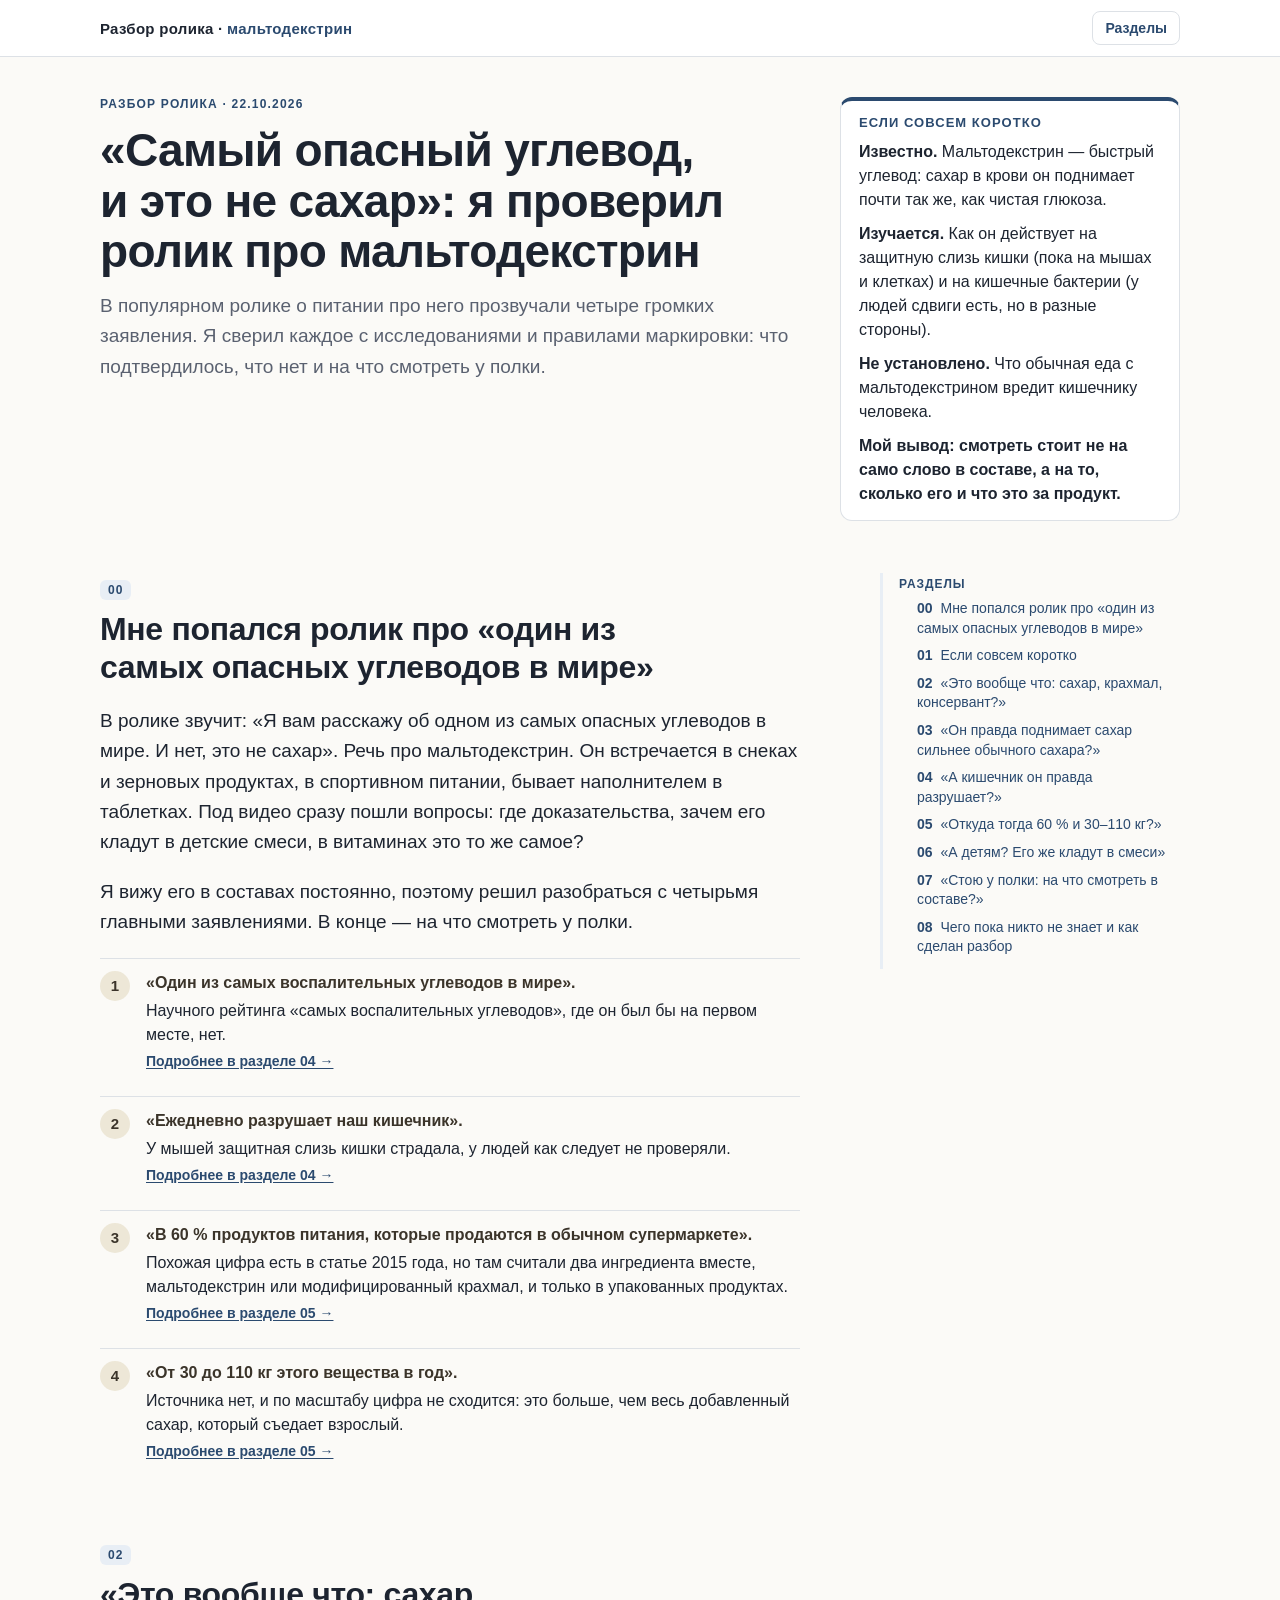
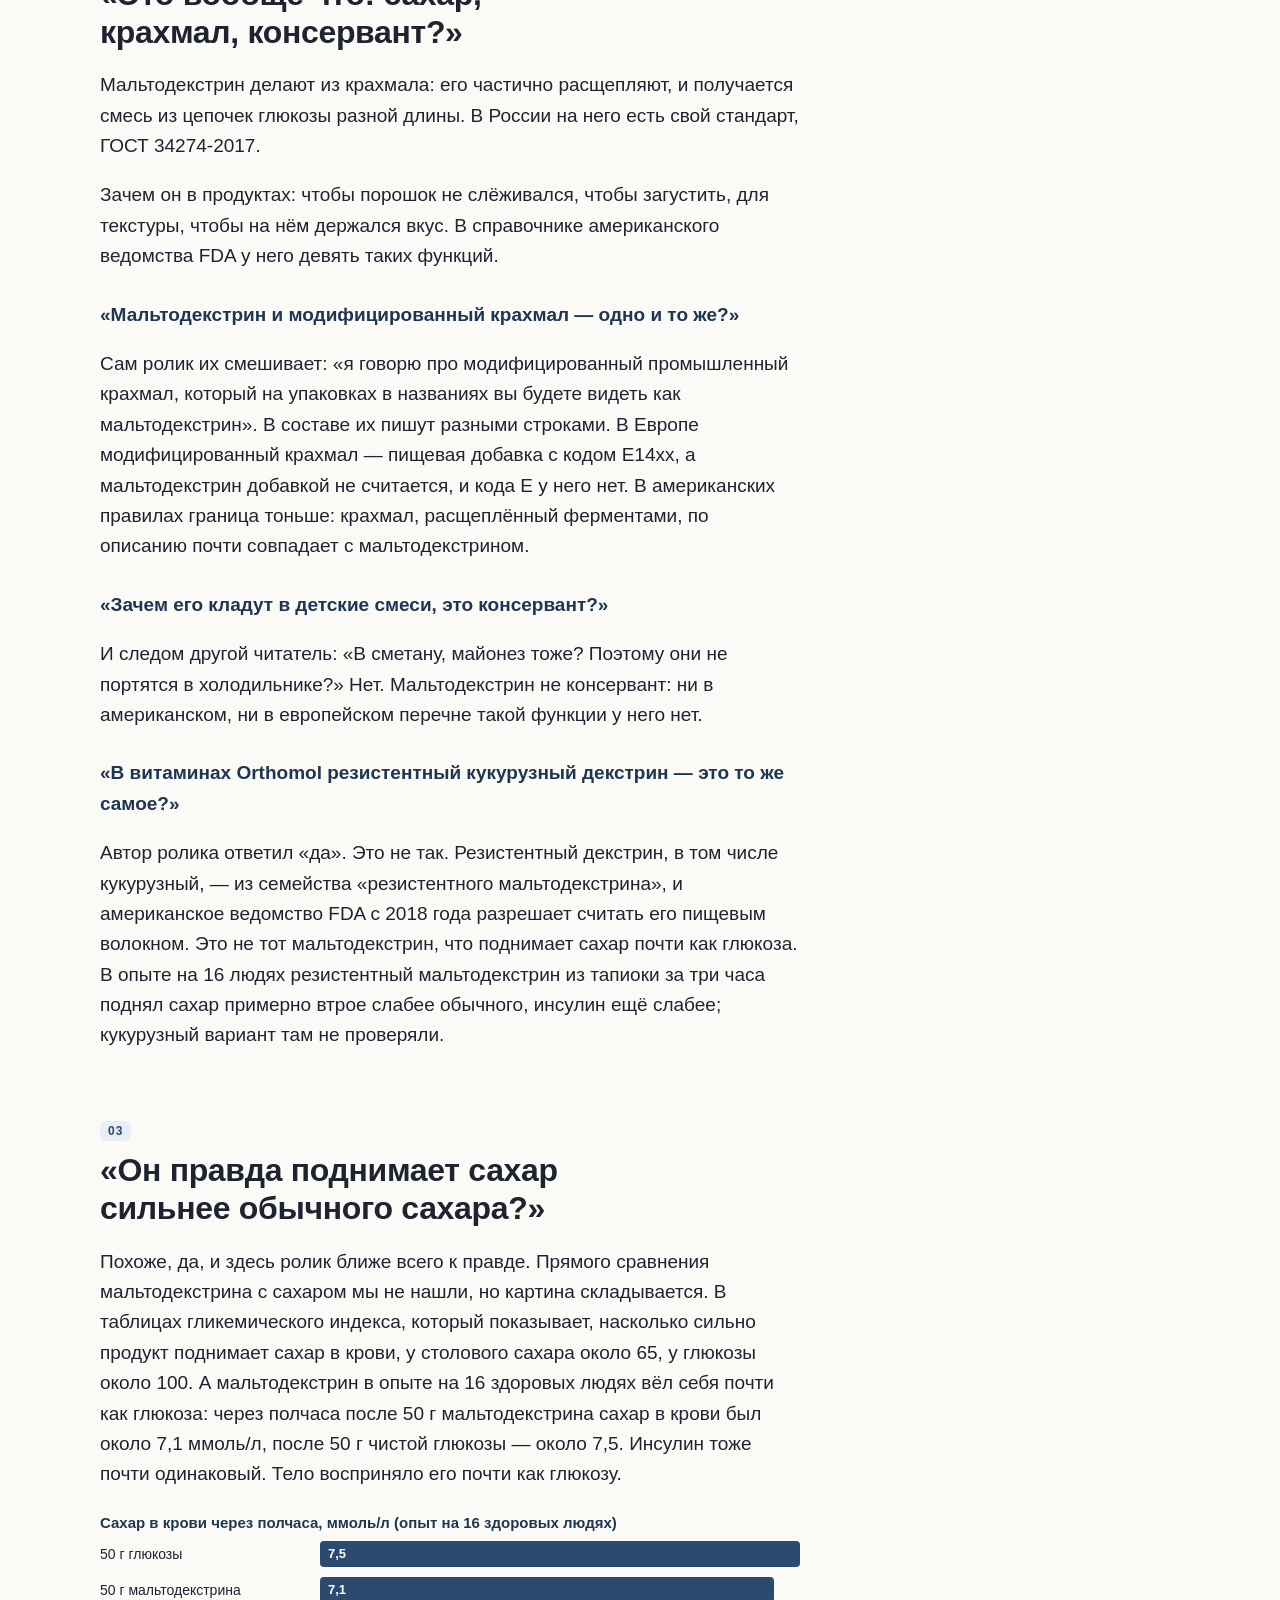
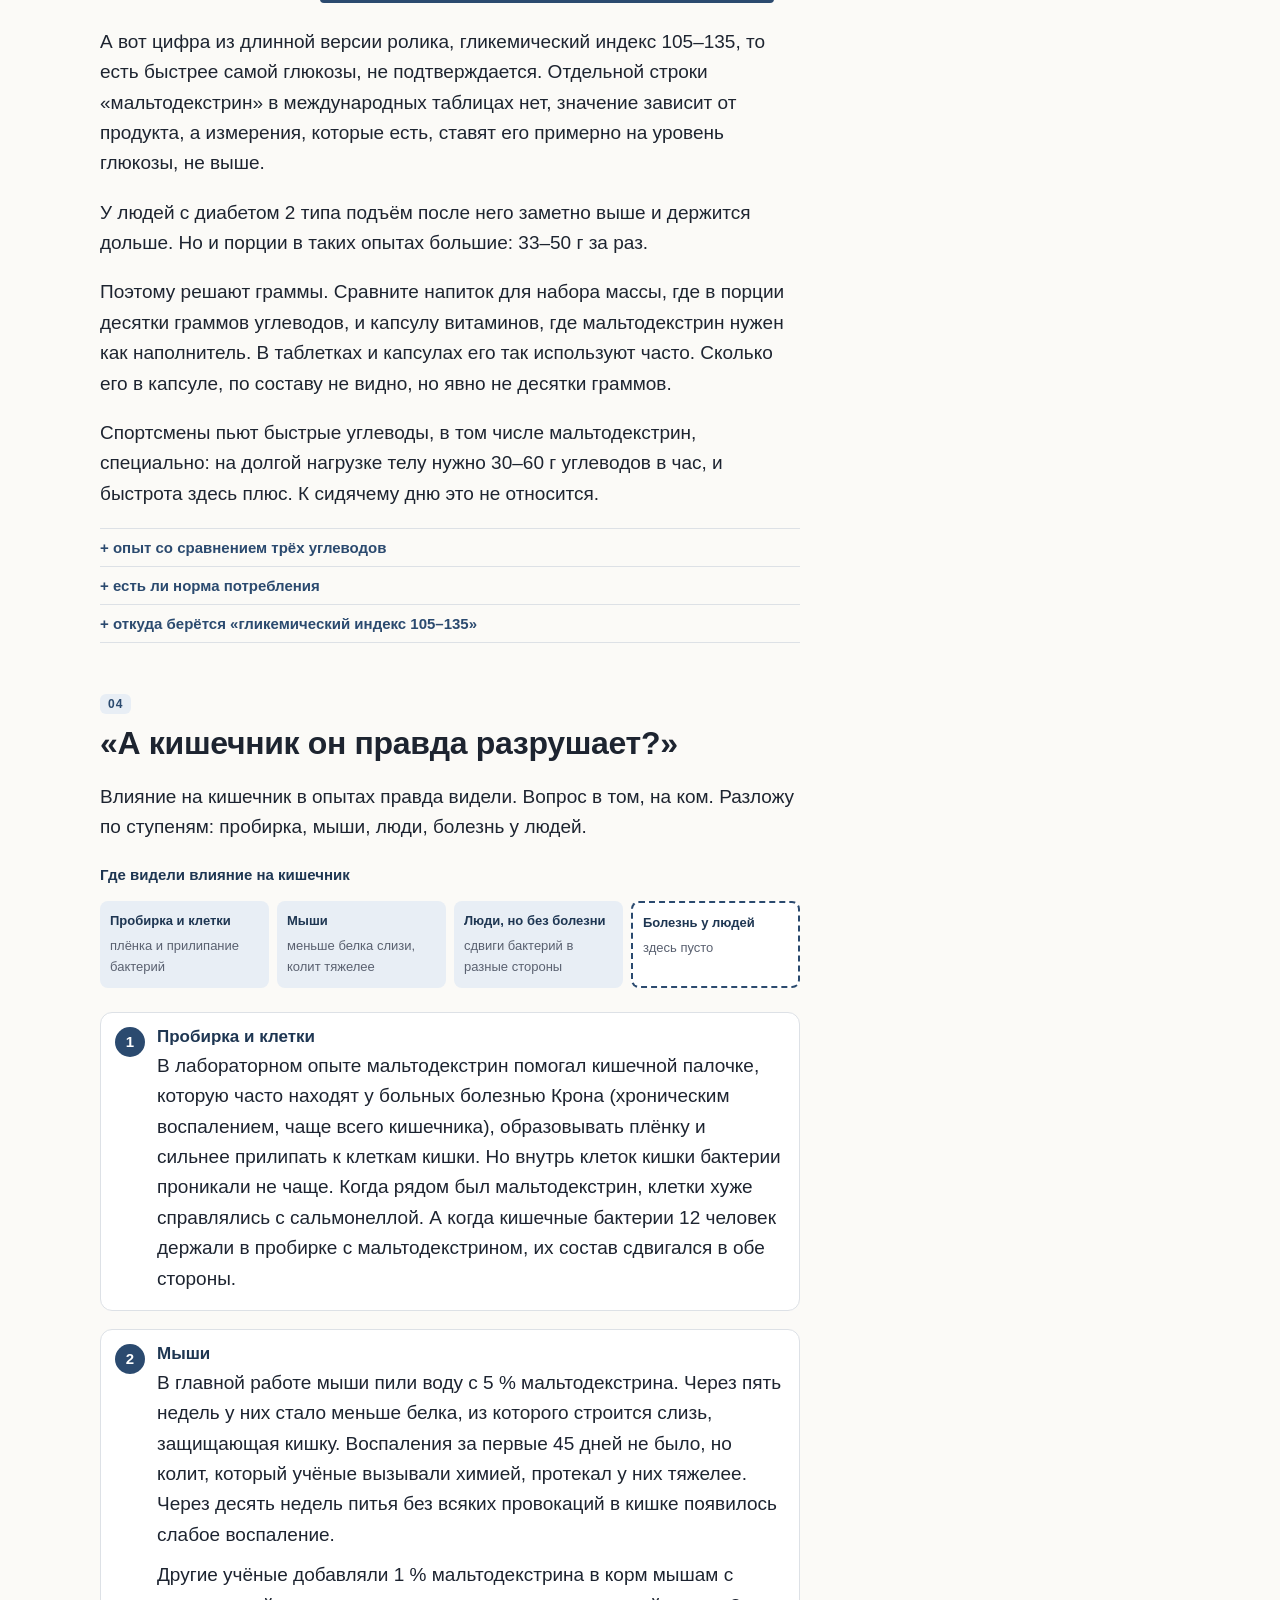
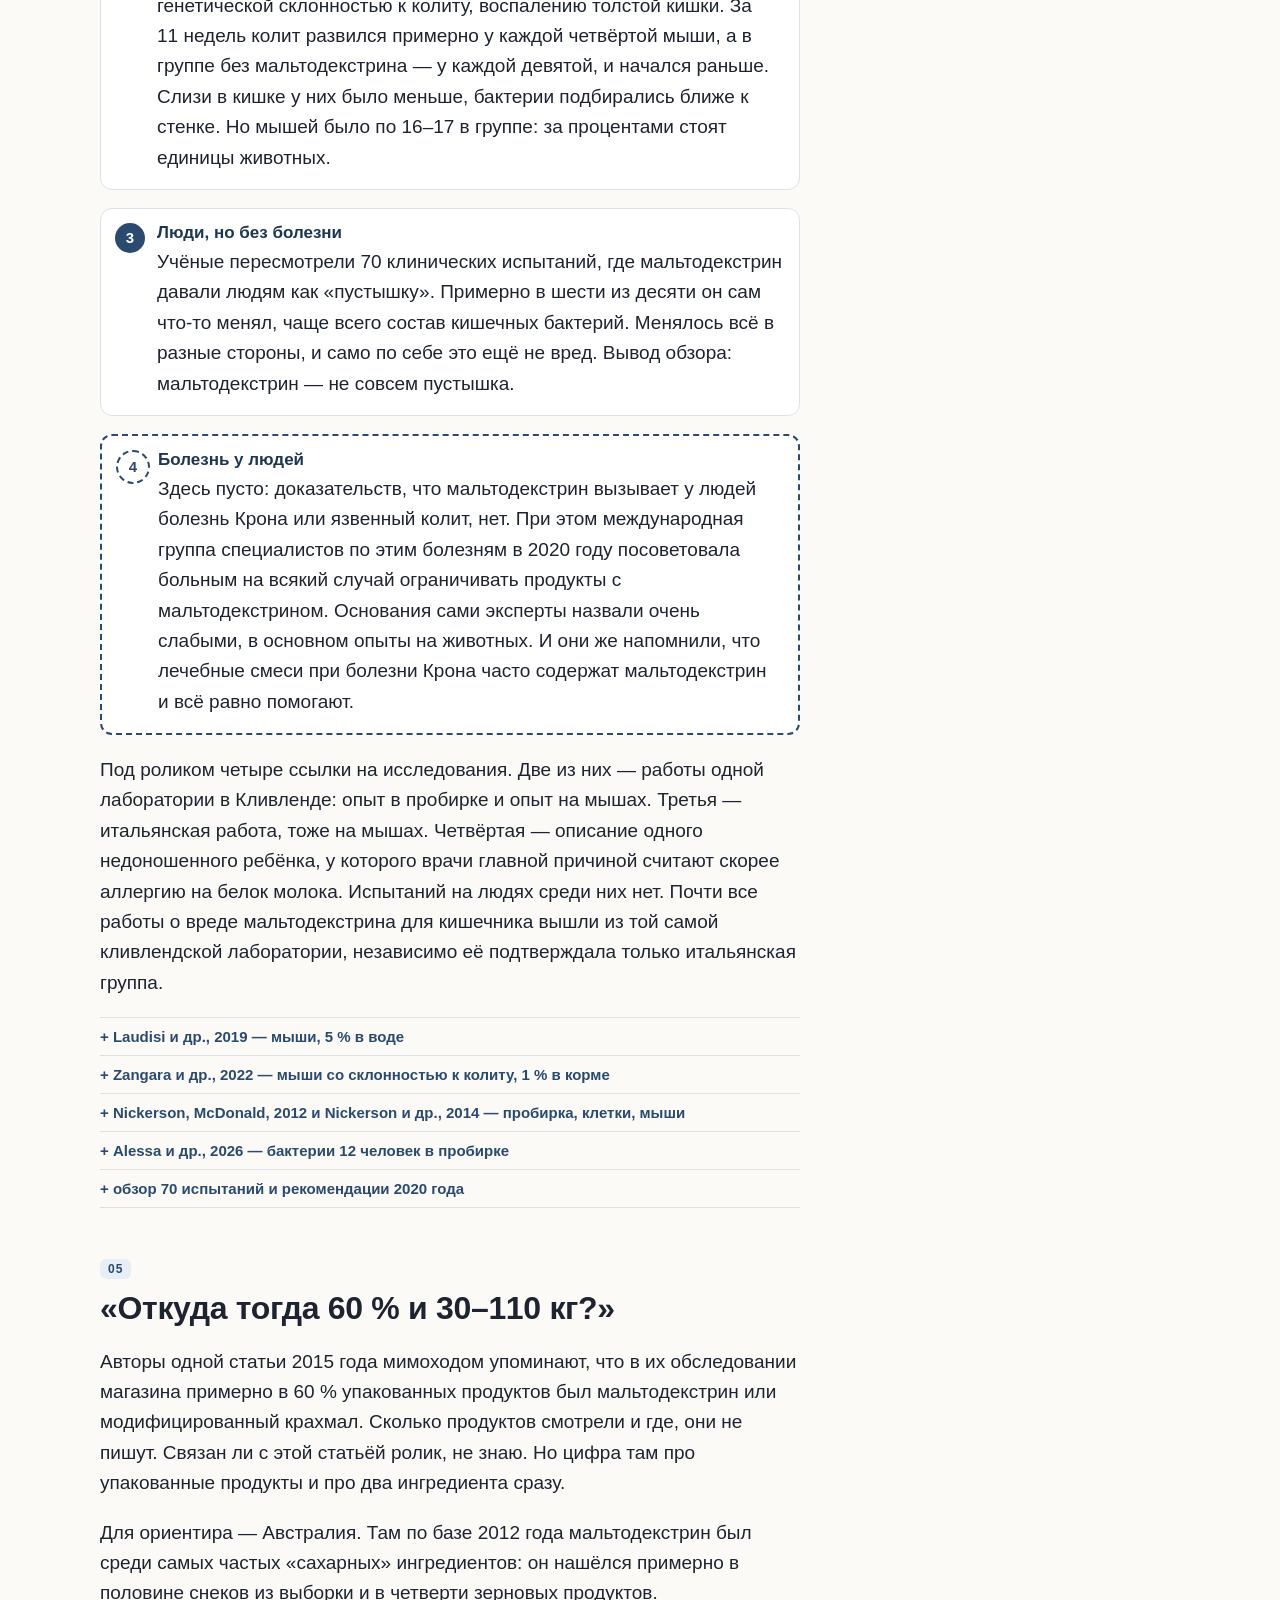
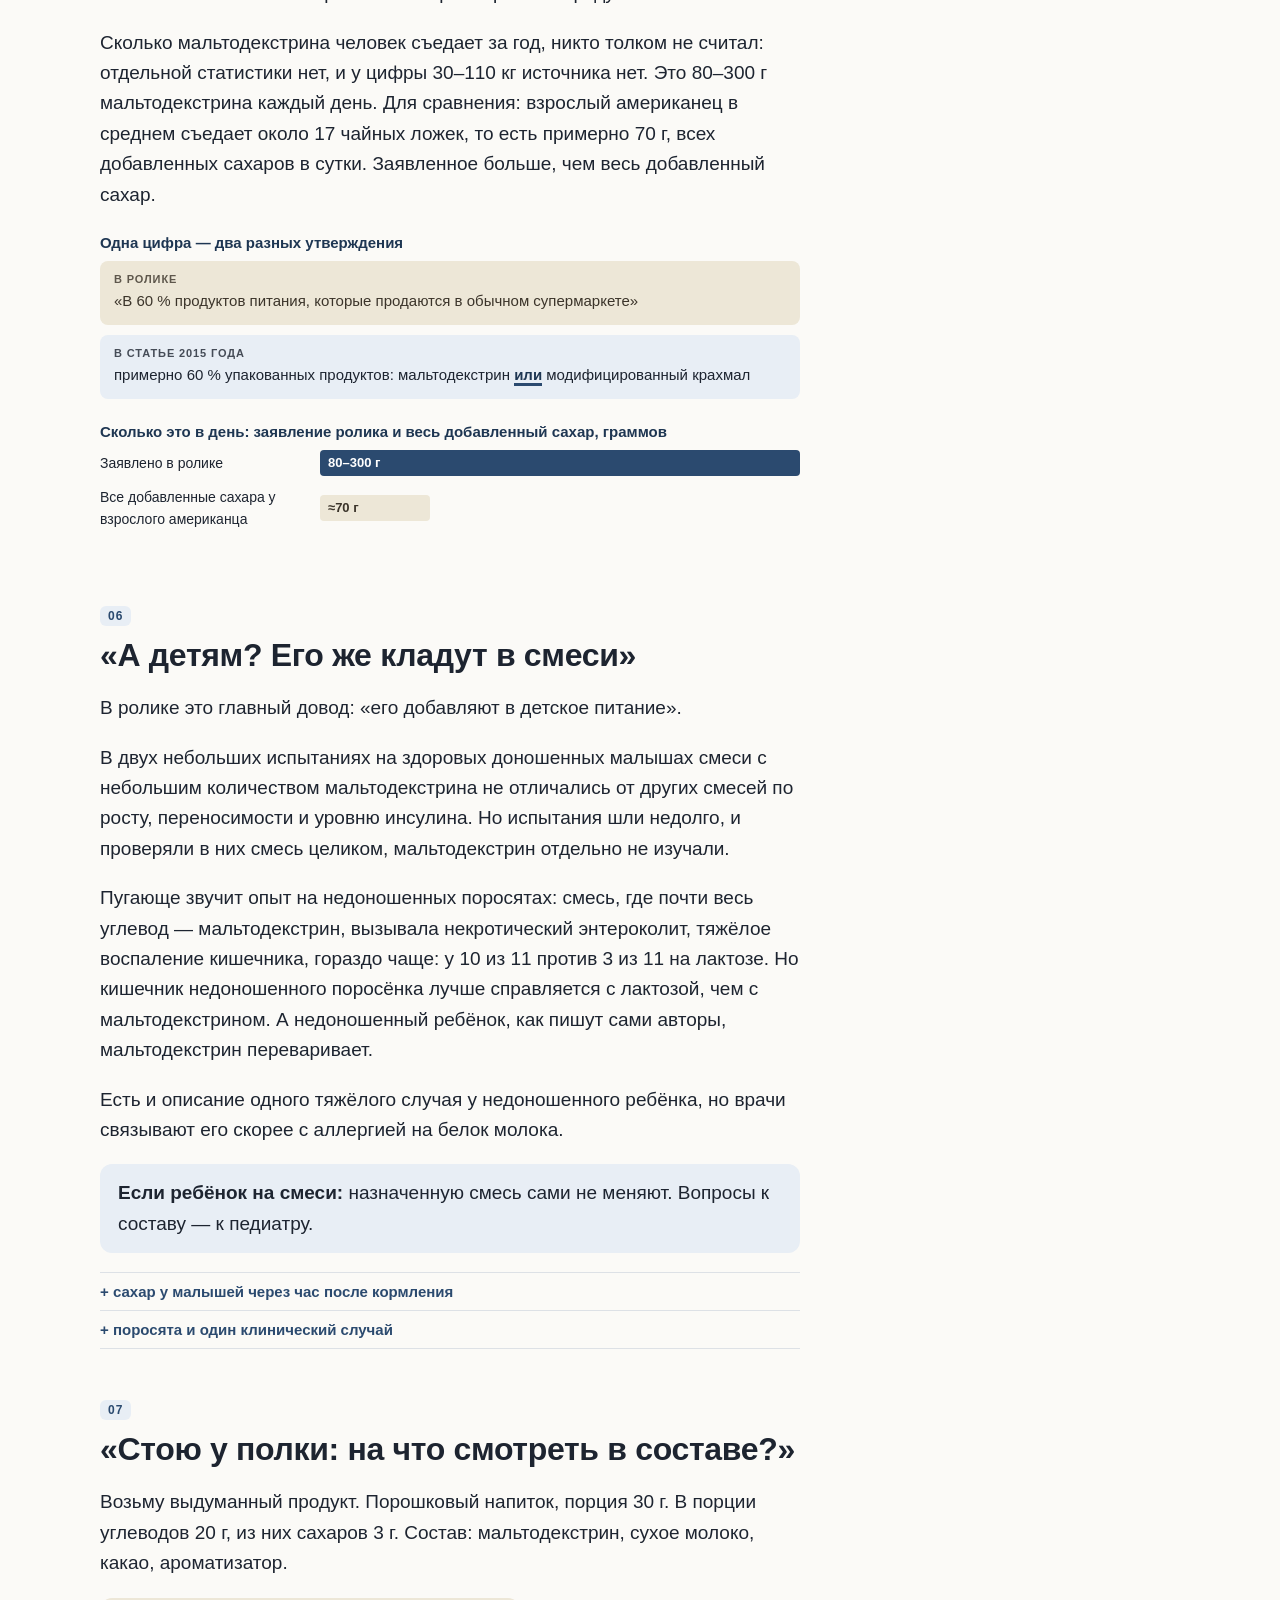
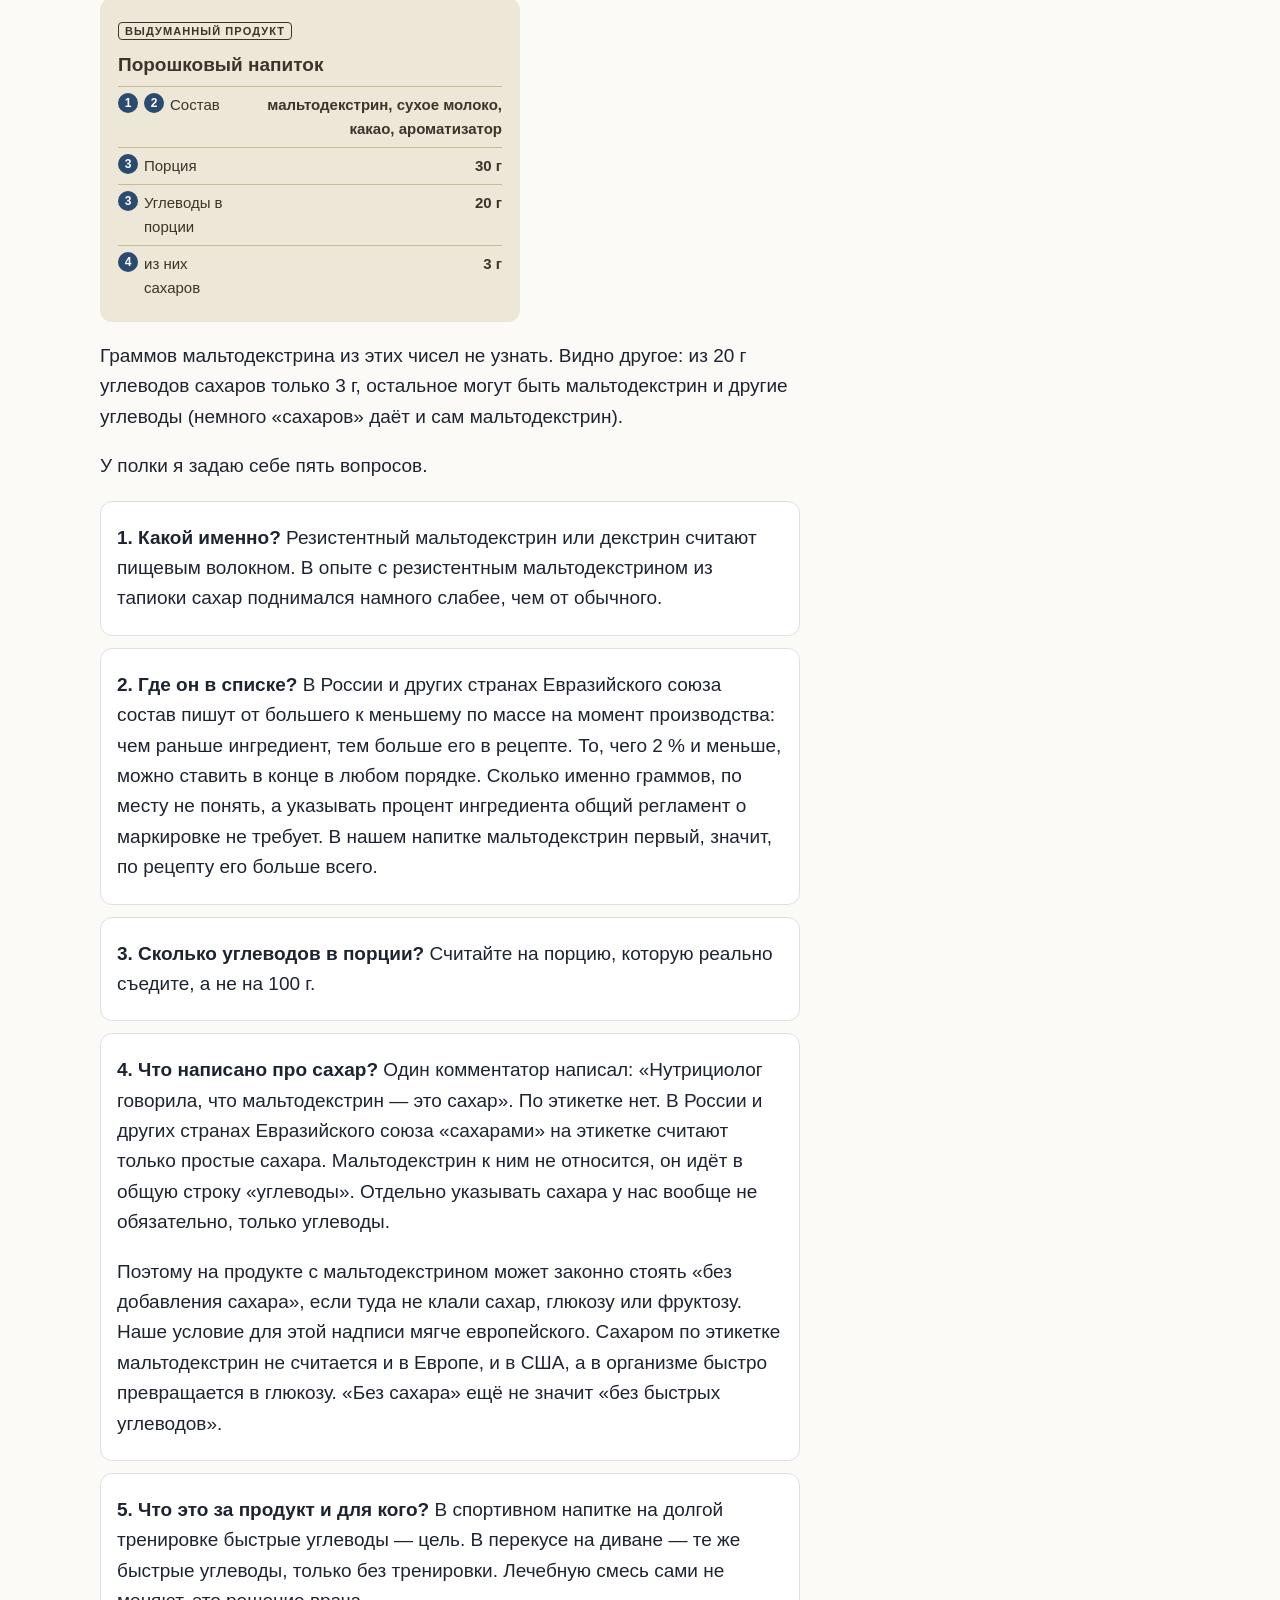
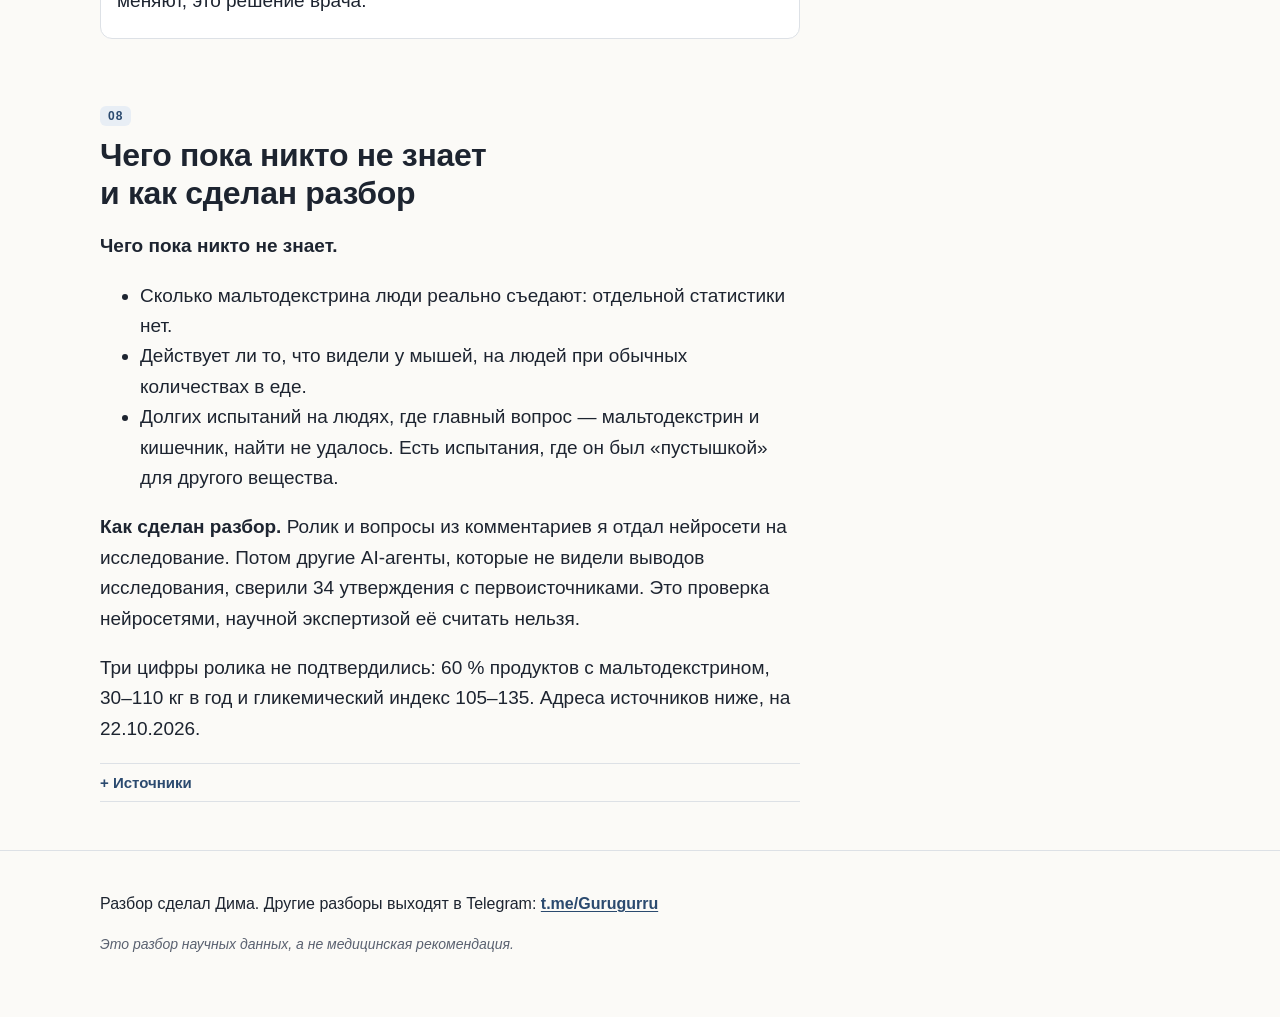
<file: maltodekstrin/index.html>
<!doctype html><html lang="ru"><head><meta charset="utf-8">
<meta name="viewport" content="width=device-width,initial-scale=1">
<meta name="robots" content="noindex">
<title>«Самый опасный углевод, и это не сахар»: я проверил ролик про мальтодекстрин</title>
<meta name="description" content="Проверил по исследованиям четыре громких заявления популярного ролика о мальтодекстрине: сахар в крови, кишечник, «60 % продуктов», детские смеси и пять вопросов у полки.">
<meta property="og:type" content="article">
<meta property="og:title" content="«Самый опасный углевод, и это не сахар»: я проверил ролик про мальтодекстрин">
<meta property="og:description" content="Проверил по исследованиям четыре громких заявления популярного ролика о мальтодекстрине: сахар в крови, кишечник, «60 % продуктов», детские смеси и пять вопросов у полки.">
<meta property="og:url" content="http://docs.brand-os.ru/maltodekstrin/">
<meta property="og:image" content="http://docs.brand-os.ru/maltodekstrin/og.png">
<meta property="og:image:width" content="1200">
<meta property="og:image:height" content="630">
<meta property="og:image:alt" content="Цитата ролика и лестница: пробирка, мыши, люди, болезнь у людей — пусто">
<meta property="og:locale" content="ru_RU">
<meta name="twitter:card" content="summary_large_image">
<link rel="icon" href="data:,">
<style>
:root{
  --bg:#FBFAF7;--surface:#FFFFFF;--text:#1D2430;--muted:#5A6170;--line:#DDE1E6;
  --ink:#2B4A6F;--ink-dark:#1E3652;--ink-soft:#E8EEF5;--on-ink:#FFFFFF;
  --sand:#EDE7D7;--sand-line:#C9BB98;--on-sand:#3B342A;
  --sans:-apple-system,BlinkMacSystemFont,"Segoe UI",Roboto,"Helvetica Neue",Arial,sans-serif;
  --serif:Charter,"Bitstream Charter","Iowan Old Style","Palatino Linotype",Georgia,serif;
  --radius:12px;
}
body{--body-font:var(--sans);--fs:19px;--lh:1.6;--col:1080px;--head:1080px;}
*{box-sizing:border-box}
html,body{overflow-x:clip}
body{margin:0;background:var(--bg);color:var(--text);font-family:var(--body-font);
  font-size:var(--fs);line-height:var(--lh);-webkit-text-size-adjust:100%}
a{color:var(--ink);text-underline-offset:2px;overflow-wrap:anywhere}
a:hover{color:var(--ink-dark)}
strong{font-weight:700}
.wrap{max-width:var(--col);margin:0 auto;padding:0 20px;width:100%}
.wide{max-width:calc(var(--head) + 40px);margin:0 auto;padding:0 20px;width:100%}
.wrap{max-width:calc(var(--col) + 40px)}
.site-head{border-bottom:1px solid var(--line);background:var(--surface)}
.site-head .wide{display:flex;align-items:center;justify-content:space-between;gap:12px;min-height:56px}
.brand{font:700 15px var(--sans);letter-spacing:.02em;color:var(--text);text-decoration:none;min-width:0}
.brand span{color:var(--ink)}
.toc{position:relative;font-family:var(--sans)}
.toc summary{cursor:pointer;list-style:none;font:600 14px var(--sans);color:var(--ink);padding:8px 12px;border:1px solid var(--line);border-radius:8px;background:var(--surface)}
.toc summary::-webkit-details-marker{display:none}
.toc ol{position:absolute;right:0;top:44px;z-index:5;width:min(340px,90vw);margin:0;padding:12px 16px;background:var(--surface);border:1px solid var(--line);border-radius:var(--radius);box-shadow:0 8px 24px rgba(29,36,48,.12);font-size:14px;line-height:1.4}
.toc li{margin:6px 0}
.toc ol,.c-side ol{list-style:none;padding-left:0}
.tn{font-weight:700;color:var(--ink);margin-right:4px}
[id]{scroll-margin-top:16px}
section{scroll-margin-top:16px}
h1,h2,h3{text-wrap:balance}
.kicker{font:700 12px var(--sans);letter-spacing:.1em;text-transform:uppercase;color:var(--ink);margin:0 0 14px}
.subtitle{color:var(--muted)}
.section-num{display:inline-block;font:700 12px var(--sans);letter-spacing:.08em;color:var(--ink);background:var(--ink-soft);border-radius:6px;padding:3px 8px;margin-bottom:10px}
.quote{background:var(--sand);color:var(--on-sand);border-left:3px solid var(--sand-line);padding:12px 16px;border-radius:0 8px 8px 0}
.qa-q{font-family:var(--sans);font-weight:700;color:var(--ink-dark);margin:28px 0 6px}
details.more{border-top:1px solid var(--line);padding:10px 0;font-size:.92em}
details.more:last-of-type{border-bottom:1px solid var(--line)}
details.more summary{cursor:pointer;font:600 15px var(--sans);color:var(--ink);list-style:none}
details.more summary::-webkit-details-marker{display:none}
details.more summary::before{content:"+ ";font-weight:700}
details.more[open] summary::before{content:"− "}
details.more p{margin:10px 0 4px;color:var(--text)}
.callout{background:var(--ink-soft);border-radius:var(--radius);padding:14px 18px;font-family:var(--sans)}
.sources{font-size:15px;line-height:1.5}
.sources h4{font:700 14px var(--sans);margin:18px 0 6px;color:var(--ink-dark)}
.sources ul{padding-left:18px;margin:0}
.sources li{margin:4px 0}
.author{border-top:1px solid var(--line);margin-top:40px;padding:24px 0 48px;font-family:var(--sans);font-size:16px}
.author .disc{color:var(--muted);font-size:14px;font-style:italic}
/* лестница */
.ladder{list-style:none;margin:20px 0;padding:0;counter-reset:step}
.ladder>li{position:relative;padding:0 0 4px 44px;margin:0 0 18px;counter-increment:step}
.ladder>li::before{content:counter(step);position:absolute;left:0;top:2px;width:30px;height:30px;border-radius:50%;
  background:var(--ink);color:var(--on-ink);font:700 15px/30px var(--sans);text-align:center}
.ladder>li::after{content:"";position:absolute;left:14px;top:36px;bottom:-14px;width:2px;background:var(--line)}
.ladder>li:last-child::after{display:none}
.ladder .step-name{font:700 17px var(--sans);color:var(--ink-dark);display:block;margin-bottom:4px}
.ladder>li.empty::before{background:var(--surface);color:var(--ink);border:2px dashed var(--ink)}
.ladder p{margin:0 0 10px}
/* этикетка */
.label{background:var(--sand);color:var(--on-sand);border-radius:var(--radius);padding:16px 18px;font-family:var(--sans);max-width:420px}
.label .tag{display:inline-block;font:700 11px var(--sans);letter-spacing:.1em;text-transform:uppercase;border:1px solid var(--on-sand);border-radius:4px;padding:2px 6px;margin-bottom:10px}
.label table{width:100%;border-collapse:collapse;font-size:15px}
.label td{padding:6px 0;border-top:1px solid var(--sand-line);vertical-align:top}
.label td:last-child{text-align:right;font-weight:700}
.label .n{display:inline-block;width:20px;height:20px;border-radius:50%;background:var(--ink);color:var(--on-ink);font:700 12px/20px var(--sans);text-align:center;margin-right:6px}
.label-name{font-weight:700;margin-bottom:6px}
.qs{list-style:none;padding:0;margin:16px 0}
.qs li{margin:0 0 12px;background:var(--surface);border:1px solid var(--line);border-radius:var(--radius);padding:2px 16px}
.wrap>.label{max-width:420px}
.label .cell{display:flex;gap:6px;align-items:flex-start}
/* схемы */
figure.fig{margin:24px 0;font-family:var(--sans)}
figure.fig figcaption{font:600 15px var(--sans);color:var(--ink-dark);margin-bottom:10px}
.bars{display:grid;gap:10px}
.bar-row{display:grid;grid-template-columns:minmax(90px,30%) 1fr;gap:10px;align-items:center;font-size:14px}
.bar{height:26px;border-radius:4px;background:var(--ink);color:var(--on-ink);font:700 13px/26px var(--sans);padding:0 8px;white-space:nowrap;min-width:fit-content}
.bar.soft{background:var(--sand);color:var(--on-sand)}
@media (max-width:480px){.bar-row{grid-template-columns:1fr;gap:4px}}
.or-pair{display:grid;gap:10px}
.or-pair .says{background:var(--sand);color:var(--on-sand);border-radius:8px;padding:12px 14px;font-size:15px}
.or-pair .found{background:var(--ink-soft);border-radius:8px;padding:12px 14px;font-size:15px}
.or-pair .lab{display:block;font:700 11px var(--sans);letter-spacing:.08em;text-transform:uppercase;margin-bottom:4px;opacity:.8}
mark.or{background:none;color:var(--ink-dark);font-weight:800;border-bottom:3px solid var(--ink)}
.steps-overview{display:grid;grid-template-columns:repeat(4,minmax(0,1fr));gap:8px;margin:18px 0;font-family:var(--sans)}
.steps-overview a{display:block;text-decoration:none;background:var(--ink-soft);color:var(--ink-dark);border-radius:8px;padding:10px;font-size:13px;font-weight:700;min-height:64px}
.steps-overview a span{display:block;font-weight:400;color:var(--muted);margin-top:4px}
.steps-overview a.empty{background:var(--surface);border:2px dashed var(--ink)}
@media (max-width:640px){
  .steps-overview{grid-template-columns:repeat(2,minmax(0,1fr))}
}

@media (max-width:640px){body{--fs:17px}}
.hero{padding:40px 0 16px}
.hero-grid{display:grid;grid-template-columns:1fr;gap:24px}
@media (min-width:980px){.hero-grid{grid-template-columns:minmax(0,1fr) 340px;align-items:start}}
.hero h1{font:800 clamp(30px,4.8vw,46px)/1.1 var(--sans);margin:0 0 14px;letter-spacing:-.015em}
.hero .subtitle{font-size:19px;margin:0}
.hero aside{background:var(--surface);border:1px solid var(--line);border-top:4px solid var(--ink);border-radius:var(--radius);padding:14px 18px;font-size:16px;line-height:1.5}
.hero aside h2{font:700 13px var(--sans);letter-spacing:.08em;text-transform:uppercase;color:var(--ink);margin:0 0 6px}
.hero aside ul{list-style:none;padding:0;margin:0}
.hero aside li{margin:10px 0}
.hero aside p{margin:10px 0 0;font-weight:700}
h2{font:800 clamp(24px,3.2vw,32px)/1.2 var(--sans);margin:0 0 16px;letter-spacing:-.01em}
section{padding:36px 0 8px}
.wrap>*{max-width:700px}
.claims{display:grid;grid-template-columns:1fr;gap:12px;margin:20px 0;list-style:none;padding:0}
.claim{display:grid;grid-template-columns:34px 1fr;gap:4px 12px;font-family:var(--sans);font-size:16px;line-height:1.5;padding:12px 0;border-top:1px solid var(--line)}
.claim .no{grid-row:span 3;width:30px;height:30px;border-radius:50%;background:var(--sand);color:var(--on-sand);font:700 15px/30px var(--sans);text-align:center}
.claim .cq{font-weight:700;color:var(--on-sand)}
.claim .lab{display:none}
.claim .go{font-size:14px;font-weight:600}
.c-body{display:grid;grid-template-columns:minmax(0,1fr);gap:40px}
.c-body .wrap{padding:0;max-width:none}
.c-side{display:none}
@media (min-width:1100px){
  .c-body{grid-template-columns:minmax(0,700px) 300px;justify-content:space-between}
  .c-side{display:block;position:sticky;top:20px;align-self:start;margin-top:36px;font:14px/1.4 var(--sans);
    border-left:3px solid var(--ink-soft);padding:4px 0 4px 16px}
  .c-side p{font:700 12px var(--sans);letter-spacing:.08em;text-transform:uppercase;color:var(--ink);margin:0 0 8px}
  .c-side ol{margin:0;padding-left:18px}.c-side li{margin:8px 0}
  .c-side a{text-decoration:none}
}
.ladder>li{background:var(--surface);border:1px solid var(--line);border-radius:var(--radius);padding:14px 16px 6px 56px}
.ladder>li::before{left:14px;top:14px}
.ladder>li::after{display:none}
.ladder>li.empty{border:2px dashed var(--ink)}

.label .n{flex-shrink:0;margin-right:0}
.author a{font-weight:600}
</style></head><body>
<div class="site-head"><div class="wide"><a class="brand" href="#top">Разбор ролика · <span>мальтодекстрин</span></a>
<details class="toc"><summary>Разделы</summary><ol><li><a href="#s00"><span class="tn">00</span> Мне попался ролик про «один из самых опасных углеводов в мире»</a></li><li><a href="#s01"><span class="tn">01</span> Если совсем коротко</a></li><li><a href="#s02"><span class="tn">02</span> «Это вообще что: сахар, крахмал, консервант?»</a></li><li><a href="#s03"><span class="tn">03</span> «Он правда поднимает сахар сильнее обычного сахара?»</a></li><li><a href="#s04"><span class="tn">04</span> «А кишечник он правда разрушает?»</a></li><li><a href="#s05"><span class="tn">05</span> «Откуда тогда 60&nbsp;% и 30–110&nbsp;кг?»</a></li><li><a href="#s06"><span class="tn">06</span> «А детям? Его же кладут в смеси»</a></li><li><a href="#s07"><span class="tn">07</span> «Стою у полки: на что смотреть в составе?»</a></li><li><a href="#s08"><span class="tn">08</span> Чего пока никто не знает и как сделан разбор</a></li></ol></details></div></div>
<main id="top"><header class="hero"><div class="wide"><div class="hero-grid"><div><p class="kicker">Разбор ролика · 22.10.2026</p><h1>«Самый опасный углевод, и это не сахар»: я проверил ролик про мальтодекстрин</h1><p class="subtitle">В популярном ролике о питании про него прозвучали четыре громких заявления. Я сверил каждое с исследованиями и правилами маркировки: что подтвердилось, что нет и на что смотреть у полки.</p></div><aside id="s01"><h2>Если совсем коротко</h2><ul><li><strong>Известно.</strong> Мальтодекстрин — быстрый углевод: сахар в крови он поднимает почти так же, как чистая глюкоза.</li><li><strong>Изучается.</strong> Как он действует на защитную слизь кишки (пока на мышах и клетках) и на кишечные бактерии (у людей сдвиги есть, но в разные стороны).</li><li><strong>Не установлено.</strong> Что обычная еда с мальтодекстрином вредит кишечнику человека.</li></ul><p>Мой вывод: смотреть стоит не на само слово в составе, а на то, сколько его и что это за продукт.</p></aside></div></div></header><div class="wide c-body"><div class="c-main"><section id="s00"><div class="wrap"><span class="section-num">00</span><h2>Мне попался ролик про «один из самых опасных углеводов в мире»</h2><p>В ролике звучит: «Я вам расскажу об одном из самых опасных углеводов в мире. И нет, это не сахар». Речь про мальтодекстрин. Он встречается в снеках и зерновых продуктах, в спортивном питании, бывает наполнителем в таблетках. Под видео сразу пошли вопросы: где доказательства, зачем его кладут в детские смеси, в витаминах это то же самое?</p>
<p>Я вижу его в составах постоянно, поэтому решил разобраться с четырьмя главными заявлениями. В конце — на что смотреть у полки.</p><ul class="claims"><li class="claim"><span class="no">1</span><div class="cq"><span class="lab">В ролике</span>«Один из самых воспалительных углеводов в мире».</div><div class="ca"><span class="lab">Что выяснили</span>Научного рейтинга «самых воспалительных углеводов», где он был бы на первом месте, нет.</div><a class="go" href="#s04">Подробнее в разделе 04 →</a></li><li class="claim"><span class="no">2</span><div class="cq"><span class="lab">В ролике</span>«Ежедневно разрушает наш кишечник».</div><div class="ca"><span class="lab">Что выяснили</span>У мышей защитная слизь кишки страдала, у людей как следует не проверяли.</div><a class="go" href="#s04">Подробнее в разделе 04 →</a></li><li class="claim"><span class="no">3</span><div class="cq"><span class="lab">В ролике</span>«В 60&nbsp;% продуктов питания, которые продаются в обычном супермаркете».</div><div class="ca"><span class="lab">Что выяснили</span>Похожая цифра есть в статье 2015 года, но там считали два ингредиента вместе, мальтодекстрин или модифицированный крахмал, и только в упакованных продуктах.</div><a class="go" href="#s05">Подробнее в разделе 05 →</a></li><li class="claim"><span class="no">4</span><div class="cq"><span class="lab">В ролике</span>«От 30 до 110&nbsp;кг этого вещества в год».</div><div class="ca"><span class="lab">Что выяснили</span>Источника нет, и по масштабу цифра не сходится: это больше, чем весь добавленный сахар, который съедает взрослый.</div><a class="go" href="#s05">Подробнее в разделе 05 →</a></li></ul></div></section><section id="s02"><div class="wrap"><span class="section-num">02</span><h2>«Это вообще что: сахар, крахмал, консервант?»</h2><p>Мальтодекстрин делают из крахмала: его частично расщепляют, и получается смесь из цепочек глюкозы разной длины. В России на него есть свой стандарт, ГОСТ 34274-2017.</p>
<p>Зачем он в продуктах: чтобы порошок не слёживался, чтобы загустить, для текстуры, чтобы на нём держался вкус. В справочнике американского ведомства FDA у него девять таких функций.</p>
<p class="qa-q">«Мальтодекстрин и модифицированный крахмал — одно и то же?»</p><p>Сам ролик их смешивает: «я говорю про модифицированный промышленный крахмал, который на упаковках в названиях вы будете видеть как мальтодекстрин». В составе их пишут разными строками. В Европе модифицированный крахмал — пищевая добавка с кодом E14хх, а мальтодекстрин добавкой не считается, и кода E у него нет. В американских правилах граница тоньше: крахмал, расщеплённый ферментами, по описанию почти совпадает с мальтодекстрином.</p>
<p class="qa-q">«Зачем его кладут в детские смеси, это консервант?»</p><p>И следом другой читатель: «В сметану, майонез тоже? Поэтому они не портятся в холодильнике?» Нет. Мальтодекстрин не консервант: ни в американском, ни в европейском перечне такой функции у него нет.</p>
<p class="qa-q">«В витаминах Orthomol резистентный кукурузный декстрин — это то же самое?»</p><p>Автор ролика ответил «да». Это не так. Резистентный декстрин, в том числе кукурузный, — из семейства «резистентного мальтодекстрина», и американское ведомство FDA с 2018 года разрешает считать его пищевым волокном. Это не тот мальтодекстрин, что поднимает сахар почти как глюкоза. В опыте на 16 людях резистентный мальтодекстрин из тапиоки за три часа поднял сахар примерно втрое слабее обычного, инсулин ещё слабее; кукурузный вариант там не проверяли.</p></div></section><section id="s03"><div class="wrap"><span class="section-num">03</span><h2>«Он правда поднимает сахар сильнее обычного сахара?»</h2><p>Похоже, да, и здесь ролик ближе всего к правде. Прямого сравнения мальтодекстрина с сахаром мы не нашли, но картина складывается. В таблицах гликемического индекса, который показывает, насколько сильно продукт поднимает сахар в крови, у столового сахара около 65, у глюкозы около 100. А мальтодекстрин в опыте на 16 здоровых людях вёл себя почти как глюкоза: через полчаса после 50&nbsp;г мальтодекстрина сахар в крови был около 7,1&nbsp;ммоль/л, после 50&nbsp;г чистой глюкозы — около 7,5. Инсулин тоже почти одинаковый. Тело восприняло его почти как глюкозу.</p><figure class="fig"><figcaption>Сахар в крови через полчаса, ммоль/л (опыт на 16 здоровых людях)</figcaption><div class="bars"><div class="bar-row"><span>50 г глюкозы</span><div class="bar" style="width:100%">7,5</div></div><div class="bar-row"><span>50 г мальтодекстрина</span><div class="bar" style="width:94.6%">7,1</div></div></div></figure><p>А вот цифра из длинной версии ролика, гликемический индекс 105–135, то есть быстрее самой глюкозы, не подтверждается. Отдельной строки «мальтодекстрин» в международных таблицах нет, значение зависит от продукта, а измерения, которые есть, ставят его примерно на уровень глюкозы, не выше.</p>
<p>У людей с диабетом 2 типа подъём после него заметно выше и держится дольше. Но и порции в таких опытах большие: 33–50&nbsp;г за раз.</p>
<p>Поэтому решают граммы. Сравните напиток для набора массы, где в порции десятки граммов углеводов, и капсулу витаминов, где мальтодекстрин нужен как наполнитель. В таблетках и капсулах его так используют часто. Сколько его в капсуле, по составу не видно, но явно не десятки граммов.</p>
<p>Спортсмены пьют быстрые углеводы, в том числе мальтодекстрин, специально: на долгой нагрузке телу нужно 30–60&nbsp;г углеводов в час, и быстрота здесь плюс. К сидячему дню это не относится.</p>
<details class="more"><summary>опыт со сравнением трёх углеводов</summary><p>16 здоровых взрослых в разные дни пили по 50&nbsp;г обычного мальтодекстрина, резистентного мальтодекстрина и чистой глюкозы. Через полчаса сахар был около 128, 105 и 136&nbsp;мг/дл (7,1; 5,8 и 7,5&nbsp;ммоль/л), инсулин после обычного мальтодекстрина и глюкозы — 53 и 48&nbsp;мкМЕ/мл. Что инсулин от мальтодекстрина выше, чем от глюкозы, из этого не следует: разница не доказана. И про людей с диабетом этот опыт ничего не говорит. «Втрое слабее» у резистентного — это весь подъём за три часа, а не пик через полчаса. Источник: Astina J., Sapwarobol S., J Nutr Sci 2020, <a href="https://doi.org/10.1017/jns.2020.22" rel="noopener">https://doi.org/10.1017/jns.2020.22</a></p></details>
<details class="more"><summary>есть ли норма потребления</summary><p>Международный комитет экспертов ФАО/ВОЗ по пищевым добавкам отдельной нормы допустимого потребления для мальтодекстрина не устанавливал: как добавку его не рассматривали. В США его разрешено добавлять без количественного предела, столько, сколько нужно по технологии. Источники: база JECFA; 21 CFR 184.1444 (адреса ниже).</p></details>
<details class="more"><summary>откуда берётся «гликемический индекс 105–135»</summary><p>В международных таблицах гликемического индекса 2002 и 2008 годов отдельной строки «мальтодекстрин» нет; глюкоза там в среднем около 103, столовый сахар около 65. Опыты, где мальтодекстрин сравнивали с глюкозой, ставят его на её уровень или чуть ниже. Источники: Atkinson F.S. и др., Diabetes Care 2008, <a href="https://pmc.ncbi.nlm.nih.gov/articles/PMC2584181/" rel="noopener">https://pmc.ncbi.nlm.nih.gov/articles/PMC2584181/</a>; Tan W.S.K. и др., Nutrients 2020, <a href="https://pmc.ncbi.nlm.nih.gov/articles/PMC7231297/" rel="noopener">https://pmc.ncbi.nlm.nih.gov/articles/PMC7231297/</a></p></details></div></section><section id="s04"><div class="wrap"><span class="section-num">04</span><h2>«А кишечник он правда разрушает?»</h2><p>Влияние на кишечник в опытах правда видели. Вопрос в том, на ком. Разложу по ступеням: пробирка, мыши, люди, болезнь у людей.</p><figure class="fig"><figcaption>Где видели влияние на кишечник</figcaption><div class="steps-overview"><a href="#step-1">Пробирка и клетки<span>плёнка и прилипание бактерий</span></a><a href="#step-2">Мыши<span>меньше белка слизи, колит тяжелее</span></a><a href="#step-3">Люди, но без болезни<span>сдвиги бактерий в разные стороны</span></a><a href="#step-4" class="empty">Болезнь у людей<span>здесь пусто</span></a></div></figure><ol class="ladder"><li id="step-1"><span class="step-name">Пробирка и клетки</span><p>В лабораторном опыте мальтодекстрин помогал кишечной палочке, которую часто находят у больных болезнью Крона (хроническим воспалением, чаще всего кишечника), образовывать плёнку и сильнее прилипать к клеткам кишки. Но внутрь клеток кишки бактерии проникали не чаще. Когда рядом был мальтодекстрин, клетки хуже справлялись с сальмонеллой. А когда кишечные бактерии 12 человек держали в пробирке с мальтодекстрином, их состав сдвигался в обе стороны.</p></li><li id="step-2"><span class="step-name">Мыши</span><p>В главной работе мыши пили воду с 5&nbsp;% мальтодекстрина. Через пять недель у них стало меньше белка, из которого строится слизь, защищающая кишку. Воспаления за первые 45&nbsp;дней не было, но колит, который учёные вызывали химией, протекал у них тяжелее. Через десять недель питья без всяких провокаций в кишке появилось слабое воспаление.</p><p>Другие учёные добавляли 1&nbsp;% мальтодекстрина в корм мышам с генетической склонностью к колиту, воспалению толстой кишки. За 11&nbsp;недель колит развился примерно у каждой четвёртой мыши, а в группе без мальтодекстрина — у каждой девятой, и начался раньше. Слизи в кишке у них было меньше, бактерии подбирались ближе к стенке. Но мышей было по 16–17 в группе: за процентами стоят единицы животных.</p></li><li id="step-3"><span class="step-name">Люди, но без болезни</span><p>Учёные пересмотрели 70 клинических испытаний, где мальтодекстрин давали людям как «пустышку». Примерно в шести из десяти он сам что-то менял, чаще всего состав кишечных бактерий. Менялось всё в разные стороны, и само по себе это ещё не вред. Вывод обзора: мальтодекстрин — не совсем пустышка.</p></li><li class="empty" id="step-4"><span class="step-name">Болезнь у людей</span><p>Здесь пусто: доказательств, что мальтодекстрин вызывает у людей болезнь Крона или язвенный колит, нет. При этом международная группа специалистов по этим болезням в 2020 году посоветовала больным на всякий случай ограничивать продукты с мальтодекстрином. Основания сами эксперты назвали очень слабыми, в основном опыты на животных. И они же напомнили, что лечебные смеси при болезни Крона часто содержат мальтодекстрин и всё равно помогают.</p></li></ol><p>Под роликом четыре ссылки на исследования. Две из них — работы одной лаборатории в Кливленде: опыт в пробирке и опыт на мышах. Третья — итальянская работа, тоже на мышах. Четвёртая — описание одного недоношенного ребёнка, у которого врачи главной причиной считают скорее аллергию на белок молока. Испытаний на людях среди них нет. Почти все работы о вреде мальтодекстрина для кишечника вышли из той самой кливлендской лаборатории, независимо её подтверждала только итальянская группа.</p>
<details class="more"><summary>Laudisi и др., 2019 — мыши, 5&nbsp;% в воде</summary><p>Через пять недель меньше белка слизи, через десять недель без провокаций слабое воспаление, химически вызванный колит тяжелее. Толщину слоя слизи не измеряли, поэтому «слизь становится тоньше» сказать нельзя. Источник: Cell Mol Gastroenterol Hepatol 2019, <a href="https://pmc.ncbi.nlm.nih.gov/articles/PMC6369223/" rel="noopener">https://pmc.ncbi.nlm.nih.gov/articles/PMC6369223/</a></p></details>
<details class="more"><summary>Zangara и др., 2022 — мыши со склонностью к колиту, 1&nbsp;% в корме</summary><p>Колит примерно у четверти против девятой части, начался раньше; слизи меньше, бактерии ближе к стенке кишки; по 16–17 мышей в группе. Отдельного сравнения «мальтодекстрин против группы без него» в работе нет, так что «риск вырос во столько-то раз» посчитать нельзя. Источник: Front Immunol 2022, <a href="https://pmc.ncbi.nlm.nih.gov/articles/PMC8963984/" rel="noopener">https://pmc.ncbi.nlm.nih.gov/articles/PMC8963984/</a></p></details>
<details class="more"><summary>Nickerson, McDonald, 2012 и Nickerson и др., 2014 — пробирка, клетки, мыши</summary><p>Плёнка и прилипание кишечной палочки сильнее, проникновение в клетки кишки не чаще. Клетки хуже убивали сальмонеллу; у мышей её стало больше в слепой кишке, но глубже инфекция не прошла. Про болезнь Крона и сальмонеллёз у людей эти опыты ничего не говорят. Источники: PLoS ONE 2012, <a href="https://doi.org/10.1371/journal.pone.0052132" rel="noopener">https://doi.org/10.1371/journal.pone.0052132</a>; PLoS ONE 2014, <a href="https://doi.org/10.1371/journal.pone.0101789" rel="noopener">https://doi.org/10.1371/journal.pone.0101789</a></p></details>
<details class="more"><summary>Alessa и др., 2026 — бактерии 12 человек в пробирке</summary><p>Сутки в пробирке с мальтодекстрином: в образцах больных Кроном стало меньше кишечной палочки, но меньше и полезной Faecalibacterium. Это опыт с образцами, а не наблюдение за людьми, которые едят мальтодекстрин. Источник: Nutrients 2026, <a href="https://pmc.ncbi.nlm.nih.gov/articles/PMC12942771/" rel="noopener">https://pmc.ncbi.nlm.nih.gov/articles/PMC12942771/</a></p></details>
<details class="more"><summary>обзор 70 испытаний и рекомендации 2020 года</summary><p>Обзор: Almutairi и др., Eur J Nutr 2022, <a href="https://pmc.ncbi.nlm.nih.gov/articles/PMC9835112/" rel="noopener">https://pmc.ncbi.nlm.nih.gov/articles/PMC9835112/</a>. Рекомендации международной группы по воспалительным болезням кишечника: Levine A. и др., Clin Gastroenterol Hepatol 2020, <a href="https://doi.org/10.1016/j.cgh.2020.01.046" rel="noopener">https://doi.org/10.1016/j.cgh.2020.01.046</a></p></details></div></section><section id="s05"><div class="wrap"><span class="section-num">05</span><h2>«Откуда тогда 60&nbsp;% и 30–110&nbsp;кг?»</h2><p>Авторы одной статьи 2015 года мимоходом упоминают, что в их обследовании магазина примерно в 60&nbsp;% упакованных продуктов был мальтодекстрин или модифицированный крахмал. Сколько продуктов смотрели и где, они не пишут. Связан ли с этой статьёй ролик, не знаю. Но цифра там про упакованные продукты и про два ингредиента сразу.</p>
<p>Для ориентира — Австралия. Там по базе 2012 года мальтодекстрин был среди самых частых «сахарных» ингредиентов: он нашёлся примерно в половине снеков из выборки и в четверти зерновых продуктов.</p>
<p>Сколько мальтодекстрина человек съедает за год, никто толком не считал: отдельной статистики нет, и у цифры 30–110&nbsp;кг источника нет. Это 80–300&nbsp;г мальтодекстрина каждый день. Для сравнения: взрослый американец в среднем съедает около 17 чайных ложек, то есть примерно 70&nbsp;г, всех добавленных сахаров в сутки. Заявленное больше, чем весь добавленный сахар.</p><figure class="fig"><figcaption>Одна цифра — два разных утверждения</figcaption><div class="or-pair"><div class="says"><span class="lab">В ролике</span>«В 60 % продуктов питания, которые продаются в обычном супермаркете»</div><div class="found"><span class="lab">В статье 2015 года</span>примерно 60 % упакованных продуктов: мальтодекстрин <mark class="or">или</mark> модифицированный крахмал</div></div></figure><figure class="fig"><figcaption>Сколько это в день: заявление ролика и весь добавленный сахар, граммов</figcaption><div class="bars"><div class="bar-row"><span>Заявлено в ролике</span><div class="bar" style="width:100%">80–300 г</div></div><div class="bar-row"><span>Все добавленные сахара у взрослого американца</span><div class="bar soft" style="width:23%">≈70 г</div></div></div></figure></div></section><section id="s06"><div class="wrap"><span class="section-num">06</span><h2>«А детям? Его же кладут в смеси»</h2><p>В ролике это главный довод: «его добавляют в детское питание».</p>
<p>В двух небольших испытаниях на здоровых доношенных малышах смеси с небольшим количеством мальтодекстрина не отличались от других смесей по росту, переносимости и уровню инсулина. Но испытания шли недолго, и проверяли в них смесь целиком, мальтодекстрин отдельно не изучали.</p>
<p>Пугающе звучит опыт на недоношенных поросятах: смесь, где почти весь углевод — мальтодекстрин, вызывала некротический энтероколит, тяжёлое воспаление кишечника, гораздо чаще: у 10 из 11 против 3 из 11 на лактозе. Но кишечник недоношенного поросёнка лучше справляется с лактозой, чем с мальтодекстрином. А недоношенный ребёнок, как пишут сами авторы, мальтодекстрин переваривает.</p>
<p>Есть и описание одного тяжёлого случая у недоношенного ребёнка, но врачи связывают его скорее с аллергией на белок молока.</p>
<p class="callout"><strong>Если ребёнок на смеси:</strong> назначенную смесь сами не меняют. Вопросы к составу — к педиатру.</p>
<details class="more"><summary>сахар у малышей через час после кормления</summary><p>Через час после кормления сахар в крови оказался даже чуть выше у малышей на смеси с «медленным» углеводом, чем на смеси с мальтодекстрином. Авторы думают, что пик просто случился раньше и они его не поймали. Источник: Fleddermann M. и др., PLoS ONE 2016, <a href="https://doi.org/10.1371/journal.pone.0151614" rel="noopener">https://doi.org/10.1371/journal.pone.0151614</a></p></details>
<details class="more"><summary>поросята и один клинический случай</summary><p>Опыт на поросятах не означает, что мальтодекстрин вызывает энтероколит у недоношенных детей. Описанный ребёнок родился очень рано, с тяжёлой болезнью печени: после мальтодекстрина у него вздувался живот и начиналась диарея, но главной причиной врачи считают аллергию на белок молока. Сколько детей реагирует так же, один случай не говорит. Источники: Thymann T. и др., Am J Physiol Gastrointest Liver Physiol 2009, <a href="https://doi.org/10.1152/ajpgi.00261.2009" rel="noopener">https://doi.org/10.1152/ajpgi.00261.2009</a>; Degrassi I. и др., Ital J Pediatr 2022, <a href="https://doi.org/10.1186/s13052-022-01358-8" rel="noopener">https://doi.org/10.1186/s13052-022-01358-8</a></p></details></div></section><section id="s07"><div class="wrap"><span class="section-num">07</span><h2>«Стою у полки: на что смотреть в составе?»</h2><p>Возьму выдуманный продукт. Порошковый напиток, порция 30&nbsp;г. В порции углеводов 20&nbsp;г, из них сахаров 3&nbsp;г. Состав: мальтодекстрин, сухое молоко, какао, ароматизатор.</p><div class="label" role="img" aria-label="Учебная этикетка выдуманного порошкового напитка"><span class="tag">Выдуманный продукт</span><div class="label-name">Порошковый напиток</div><table><tr><td><span class="cell"><span class=n>1</span><span class=n>2</span><span>Состав</span></span></td><td>мальтодекстрин, сухое молоко, какао, ароматизатор</td></tr><tr><td><span class="cell"><span class=n>3</span><span>Порция</span></span></td><td>30 г</td></tr><tr><td><span class="cell"><span class=n>3</span><span>Углеводы в порции</span></span></td><td>20 г</td></tr><tr><td><span class="cell"><span class=n>4</span><span>из них сахаров</span></span></td><td>3 г</td></tr></table></div><p>Граммов мальтодекстрина из этих чисел не узнать. Видно другое: из 20&nbsp;г углеводов сахаров только 3&nbsp;г, остальное могут быть мальтодекстрин и другие углеводы (немного «сахаров» даёт и сам мальтодекстрин).</p>
<p>У полки я задаю себе пять вопросов.</p><ol class="qs"><li><p><strong>1. Какой именно?</strong> Резистентный мальтодекстрин или декстрин считают пищевым волокном. В опыте с резистентным мальтодекстрином из тапиоки сахар поднимался намного слабее, чем от обычного.</p></li><li><p><strong>2. Где он в списке?</strong> В России и других странах Евразийского союза состав пишут от большего к меньшему по массе на момент производства: чем раньше ингредиент, тем больше его в рецепте. То, чего 2&nbsp;% и меньше, можно ставить в конце в любом порядке. Сколько именно граммов, по месту не понять, а указывать процент ингредиента общий регламент о маркировке не требует. В нашем напитке мальтодекстрин первый, значит, по рецепту его больше всего.</p></li><li><p><strong>3. Сколько углеводов в порции?</strong> Считайте на порцию, которую реально съедите, а не на 100&nbsp;г.</p></li><li><p><strong>4. Что написано про сахар?</strong> Один комментатор написал: «Нутрициолог говорила, что мальтодекстрин — это сахар». По этикетке нет. В России и других странах Евразийского союза «сахарами» на этикетке считают только простые сахара. Мальтодекстрин к ним не относится, он идёт в общую строку «углеводы». Отдельно указывать сахара у нас вообще не обязательно, только углеводы.</p>
<p>Поэтому на продукте с мальтодекстрином может законно стоять «без добавления сахара», если туда не клали сахар, глюкозу или фруктозу. Наше условие для этой надписи мягче европейского. Сахаром по этикетке мальтодекстрин не считается и в Европе, и в США, а в организме быстро превращается в глюкозу. «Без сахара» ещё не значит «без быстрых углеводов».</p></li><li><p><strong>5. Что это за продукт и для кого?</strong> В спортивном напитке на долгой тренировке быстрые углеводы — цель. В перекусе на диване — те же быстрые углеводы, только без тренировки. Лечебную смесь сами не меняют, это решение врача.</p></li></ol></div></section><section id="s08"><div class="wrap"><span class="section-num">08</span><h2>Чего пока никто не знает и как сделан разбор</h2><p><strong>Чего пока никто не знает.</strong></p>
<ul><li>Сколько мальтодекстрина люди реально съедают: отдельной статистики нет.</li><li>Действует ли то, что видели у мышей, на людей при обычных количествах в еде.</li><li>Долгих испытаний на людях, где главный вопрос — мальтодекстрин и кишечник, найти не удалось. Есть испытания, где он был «пустышкой» для другого вещества.</li></ul>
<p><strong>Как сделан разбор.</strong> Ролик и вопросы из комментариев я отдал нейросети на исследование. Потом другие AI-агенты, которые не видели выводов исследования, сверили 34 утверждения с первоисточниками. Это проверка нейросетями, научной экспертизой её считать нельзя.</p>
<p>Три цифры ролика не подтвердились: 60&nbsp;% продуктов с мальтодекстрином, 30–110&nbsp;кг в год и гликемический индекс 105–135. Адреса источников ниже, на 22.10.2026.</p><details class="more sources"><summary>Источники</summary><h4>Что это за вещество (разделы 00, 02)</h4><ul><li>21 CFR 184.1444, мальтодекстрин — <a href="https://www.law.cornell.edu/cfr/text/21/184.1444" rel="noopener">https://www.law.cornell.edu/cfr/text/21/184.1444</a></li><li>21 CFR 172.892, модифицированный пищевой крахмал — <a href="https://www.law.cornell.edu/cfr/text/21/172.892" rel="noopener">https://www.law.cornell.edu/cfr/text/21/172.892</a></li><li>Регламент (ЕС) 1333/2008 о пищевых добавках — <a href="https://eur-lex.europa.eu/legal-content/EN/TXT/?uri=CELEX:32008R1333" rel="noopener">https://eur-lex.europa.eu/legal-content/EN/TXT/?uri=CELEX:32008R1333</a></li><li>ГОСТ 34274-2017 «Мальтодекстрины» — <a href="https://meganorm.ru/Data/654/65422.pdf" rel="noopener">https://meganorm.ru/Data/654/65422.pdf</a></li><li>FDA, Substances Added to Food: Maltodextrin — <a href="https://hfpappexternal.fda.gov/scripts/fdcc/index.cfm?id=MALTODEXTRIN&amp;set=FoodSubstances" rel="noopener">https://hfpappexternal.fda.gov/scripts/fdcc/index.cfm?id=MALTODEXTRIN&amp;set=FoodSubstances</a></li><li>FDA, неперевариваемые углеводы как пищевое волокно, 2018 — <a href="https://www.fda.gov/files/food/published/Guidance-for-Industry--The-Declaration-of-Certain-Isolated-or-Synthetic-Non-Digestible-Carbohydrates-as-Dietary-Fiber-on-Nutrition-and-Supplement-Facts-Labels-PDF.pdf" rel="noopener">https://www.fda.gov/files/food/published/Guidance-for-Industry--The-Declaration-of-Certain-Isolated-or-Synthetic-Non-Digestible-Carbohydrates-as-Dietary-Fiber-on-Nutrition-and-Supplement-Facts-Labels-PDF.pdf</a></li><li>Hofman D.L. и др., Crit Rev Food Sci Nutr 2016 — <a href="https://pmc.ncbi.nlm.nih.gov/articles/PMC4940893/" rel="noopener">https://pmc.ncbi.nlm.nih.gov/articles/PMC4940893/</a></li><li>Shivappa N. и др., индекс воспалительности рациона, Public Health Nutr 2014 — <a href="https://doi.org/10.1017/S1368980013002115" rel="noopener">https://doi.org/10.1017/S1368980013002115</a></li><li>Astina J., Sapwarobol S., резистентный мальтодекстрин, J Nutr Sci 2020 — <a href="https://pmc.ncbi.nlm.nih.gov/articles/PMC7372190/" rel="noopener">https://pmc.ncbi.nlm.nih.gov/articles/PMC7372190/</a></li></ul><h4>Сахар в крови (раздел 03)</h4><ul><li>Astina J., Sapwarobol S., J Nutr Sci 2020 — <a href="https://doi.org/10.1017/jns.2020.22" rel="noopener">https://doi.org/10.1017/jns.2020.22</a></li><li>Atkinson F.S. и др., таблицы гликемического индекса 2008, Diabetes Care — <a href="https://pmc.ncbi.nlm.nih.gov/articles/PMC2584181/" rel="noopener">https://pmc.ncbi.nlm.nih.gov/articles/PMC2584181/</a></li><li>Foster-Powell K. и др., таблицы гликемического индекса 2002, Am J Clin Nutr — <a href="https://doi.org/10.1093/ajcn/76.1.5" rel="noopener">https://doi.org/10.1093/ajcn/76.1.5</a></li><li>Tan W.S.K. и др., Nutrients 2020 — <a href="https://pmc.ncbi.nlm.nih.gov/articles/PMC7231297/" rel="noopener">https://pmc.ncbi.nlm.nih.gov/articles/PMC7231297/</a></li><li>Oligomalt против мальтодекстрина, Metabolites 2024 — <a href="https://pmc.ncbi.nlm.nih.gov/articles/PMC11356256/" rel="noopener">https://pmc.ncbi.nlm.nih.gov/articles/PMC11356256/</a></li><li>Tiller N.B. и др., позиция ISSN по ультрамарафону, 2019 — <a href="https://pmc.ncbi.nlm.nih.gov/articles/PMC6839090/" rel="noopener">https://pmc.ncbi.nlm.nih.gov/articles/PMC6839090/</a></li><li>Kerksick C.M. и др., позиция ISSN по времени приёма питательных веществ, 2017 — <a href="https://pmc.ncbi.nlm.nih.gov/articles/PMC5596471/" rel="noopener">https://pmc.ncbi.nlm.nih.gov/articles/PMC5596471/</a></li><li>База JECFA, поиск «maltodextrin» — <a href="https://apps.who.int/food-additives-contaminants-jecfa-database/api/SearchChemical/ByPartialName/maltodextrin" rel="noopener">https://apps.who.int/food-additives-contaminants-jecfa-database/api/SearchChemical/ByPartialName/maltodextrin</a></li><li>Мальтодекстрин как вспомогательное вещество в таблетках: Elnaggar Y.S. и др., AAPS PharmSciTech 2010 — <a href="https://pmc.ncbi.nlm.nih.gov/articles/PMC2902317/" rel="noopener">https://pmc.ncbi.nlm.nih.gov/articles/PMC2902317/</a>; монография USP–NF — <a href="http://www.uspbpep.com/usp29/v29240/usp29nf24s0_m47125.html" rel="noopener">http://www.uspbpep.com/usp29/v29240/usp29nf24s0_m47125.html</a></li></ul><h4>Кишечник (раздел 04)</h4><ul><li>Nickerson K.P., McDonald C., PLoS ONE 2012 — <a href="https://doi.org/10.1371/journal.pone.0052132" rel="noopener">https://doi.org/10.1371/journal.pone.0052132</a></li><li>Nickerson K.P. и др., PLoS ONE 2014 — <a href="https://doi.org/10.1371/journal.pone.0101789" rel="noopener">https://doi.org/10.1371/journal.pone.0101789</a></li><li>Laudisi F. и др., Cell Mol Gastroenterol Hepatol 2019 — <a href="https://pmc.ncbi.nlm.nih.gov/articles/PMC6369223/" rel="noopener">https://pmc.ncbi.nlm.nih.gov/articles/PMC6369223/</a></li><li>Arnold A.R., Chassaing B., комментарий к работе Laudisi, 2019 — <a href="https://pmc.ncbi.nlm.nih.gov/articles/PMC6409436/" rel="noopener">https://pmc.ncbi.nlm.nih.gov/articles/PMC6409436/</a></li><li>Zangara M.T. и др., Front Immunol 2022 — <a href="https://pmc.ncbi.nlm.nih.gov/articles/PMC8963984/" rel="noopener">https://pmc.ncbi.nlm.nih.gov/articles/PMC8963984/</a></li><li>Almutairi R. и др., Eur J Nutr 2022 — <a href="https://pmc.ncbi.nlm.nih.gov/articles/PMC9835112/" rel="noopener">https://pmc.ncbi.nlm.nih.gov/articles/PMC9835112/</a></li><li>Alessa H. и др., Nutrients 2026 — <a href="https://pmc.ncbi.nlm.nih.gov/articles/PMC12942771/" rel="noopener">https://pmc.ncbi.nlm.nih.gov/articles/PMC12942771/</a></li><li>Levine A. и др. (IOIBD), Clin Gastroenterol Hepatol 2020 — <a href="https://doi.org/10.1016/j.cgh.2020.01.046" rel="noopener">https://doi.org/10.1016/j.cgh.2020.01.046</a></li><li>Nickerson K.P., Chanin R., McDonald C., Gut Microbes 2015 — <a href="https://pmc.ncbi.nlm.nih.gov/articles/PMC4615306/" rel="noopener">https://pmc.ncbi.nlm.nih.gov/articles/PMC4615306/</a></li></ul><h4>Цифры из ролика (раздел 05)</h4><ul><li>Nickerson K.P., Chanin R., McDonald C., Gut Microbes 2015 — <a href="https://pmc.ncbi.nlm.nih.gov/articles/PMC4615306/" rel="noopener">https://pmc.ncbi.nlm.nih.gov/articles/PMC4615306/</a></li><li>Probst Y.C. и др., Public Health Nutr 2017, Австралия — <a href="https://doi.org/10.1017/S136898001700218X" rel="noopener">https://doi.org/10.1017/S136898001700218X</a></li><li>CDC, Get the Facts: Added Sugars — <a href="https://www.cdc.gov/nutrition/php/data-research/added-sugars.html" rel="noopener">https://www.cdc.gov/nutrition/php/data-research/added-sugars.html</a></li></ul><h4>Детские смеси (раздел 06)</h4><ul><li>Fleddermann M. и др., PLoS ONE 2016 — <a href="https://doi.org/10.1371/journal.pone.0151614" rel="noopener">https://doi.org/10.1371/journal.pone.0151614</a></li><li>Girardet J.P. и др., Arch Pediatr 2012 — <a href="https://doi.org/10.1016/j.arcped.2012.04.020" rel="noopener">https://doi.org/10.1016/j.arcped.2012.04.020</a></li><li>Thymann T. и др., Am J Physiol Gastrointest Liver Physiol 2009 — <a href="https://doi.org/10.1152/ajpgi.00261.2009" rel="noopener">https://doi.org/10.1152/ajpgi.00261.2009</a></li><li>Degrassi I. и др., Ital J Pediatr 2022 — <a href="https://doi.org/10.1186/s13052-022-01358-8" rel="noopener">https://doi.org/10.1186/s13052-022-01358-8</a></li></ul><h4>Этикетка (раздел 07)</h4><ul><li>ТР ТС 022/2011 «Пищевая продукция в части её маркировки» — <a href="https://docs.eaeunion.org/docs/ru-ru/0155312/cuc_15122011_881" rel="noopener">https://docs.eaeunion.org/docs/ru-ru/0155312/cuc_15122011_881</a></li><li>21 CFR 101.9 — <a href="https://www.ecfr.gov/current/title-21/section-101.9" rel="noopener">https://www.ecfr.gov/current/title-21/section-101.9</a></li><li>21 CFR 101.60 — <a href="https://www.ecfr.gov/current/title-21/section-101.60" rel="noopener">https://www.ecfr.gov/current/title-21/section-101.60</a></li><li>Регламент (ЕС) 1169/2011 — <a href="https://eur-lex.europa.eu/legal-content/EN/TXT/?uri=CELEX:02011R1169-20180101" rel="noopener">https://eur-lex.europa.eu/legal-content/EN/TXT/?uri=CELEX:02011R1169-20180101</a></li><li>Регламент (ЕС) 1924/2006 — <a href="https://eur-lex.europa.eu/legal-content/EN/TXT/?uri=CELEX:02006R1924-20141213" rel="noopener">https://eur-lex.europa.eu/legal-content/EN/TXT/?uri=CELEX:02006R1924-20141213</a></li></ul></details></div></section></div><nav class="c-side" aria-label="Разделы"><p>Разделы</p><ol><li><a href="#s00"><span class="tn">00</span> Мне попался ролик про «один из самых опасных углеводов в мире»</a></li><li><a href="#s01"><span class="tn">01</span> Если совсем коротко</a></li><li><a href="#s02"><span class="tn">02</span> «Это вообще что: сахар, крахмал, консервант?»</a></li><li><a href="#s03"><span class="tn">03</span> «Он правда поднимает сахар сильнее обычного сахара?»</a></li><li><a href="#s04"><span class="tn">04</span> «А кишечник он правда разрушает?»</a></li><li><a href="#s05"><span class="tn">05</span> «Откуда тогда 60&nbsp;% и 30–110&nbsp;кг?»</a></li><li><a href="#s06"><span class="tn">06</span> «А детям? Его же кладут в смеси»</a></li><li><a href="#s07"><span class="tn">07</span> «Стою у полки: на что смотреть в составе?»</a></li><li><a href="#s08"><span class="tn">08</span> Чего пока никто не знает и как сделан разбор</a></li></ol></nav></div><footer class="author"><div class="wrap"><p>Разбор сделал Дима. Другие разборы выходят в Telegram: <a href="https://t.me/Gurugurru" rel="noopener">t.me/Gurugurru</a></p><p class="disc">Это разбор научных данных, а не медицинская рекомендация.</p></div></footer></main>
<script>document.querySelectorAll(".toc a").forEach(a=>a.addEventListener("click",()=>a.closest("details").open=false))</script></body></html>
</file>
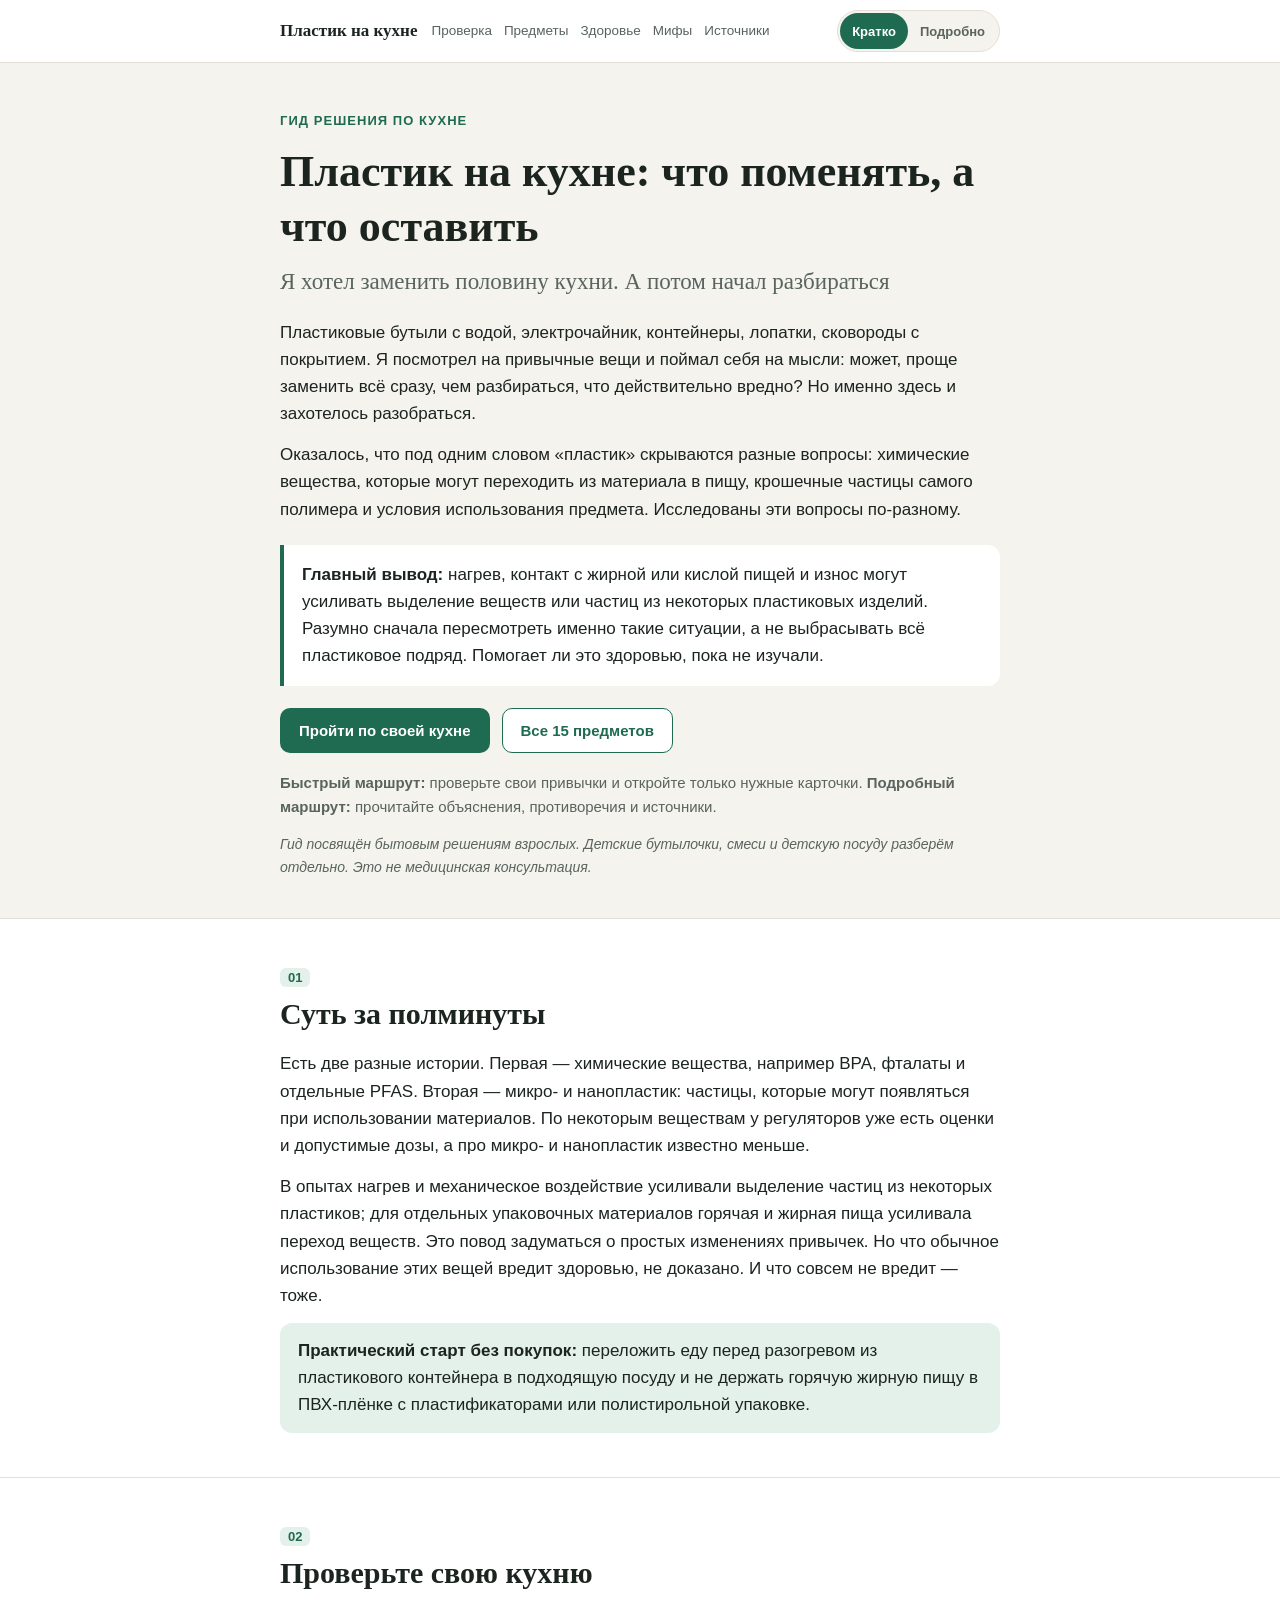
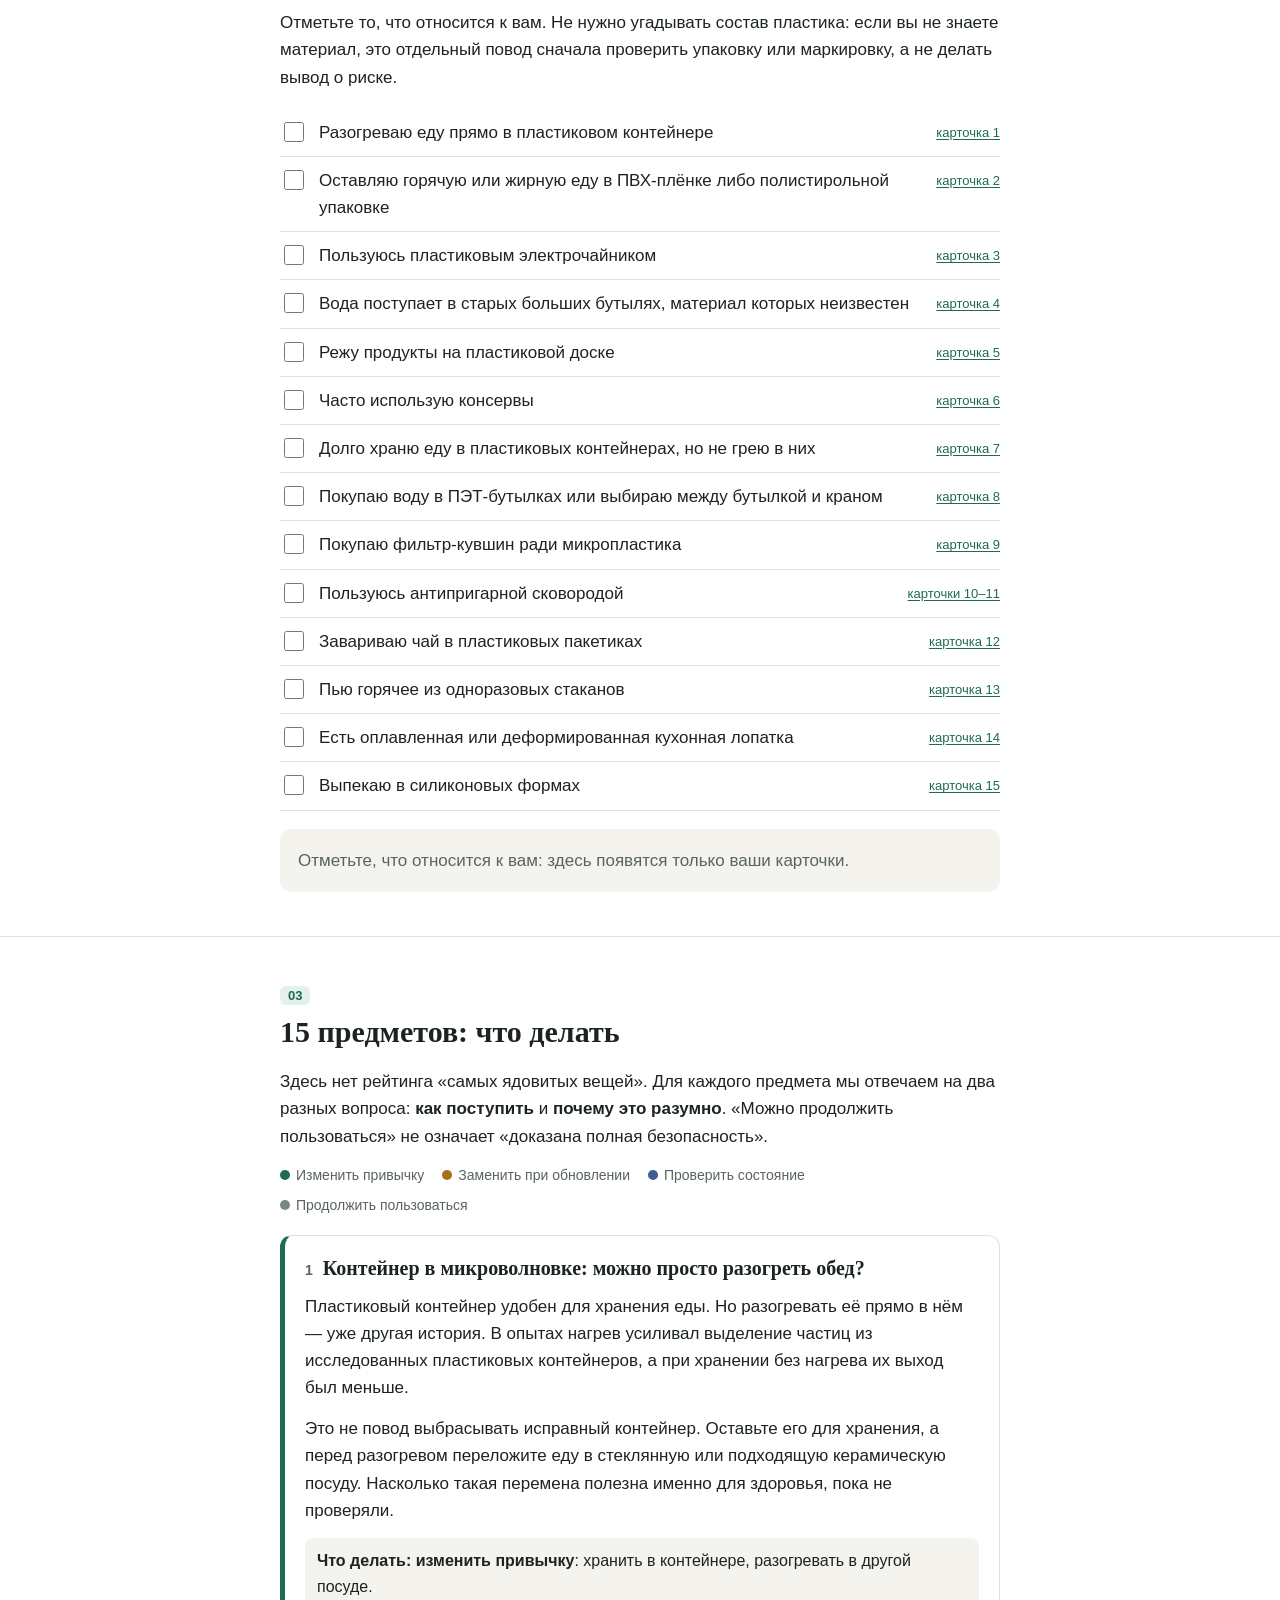
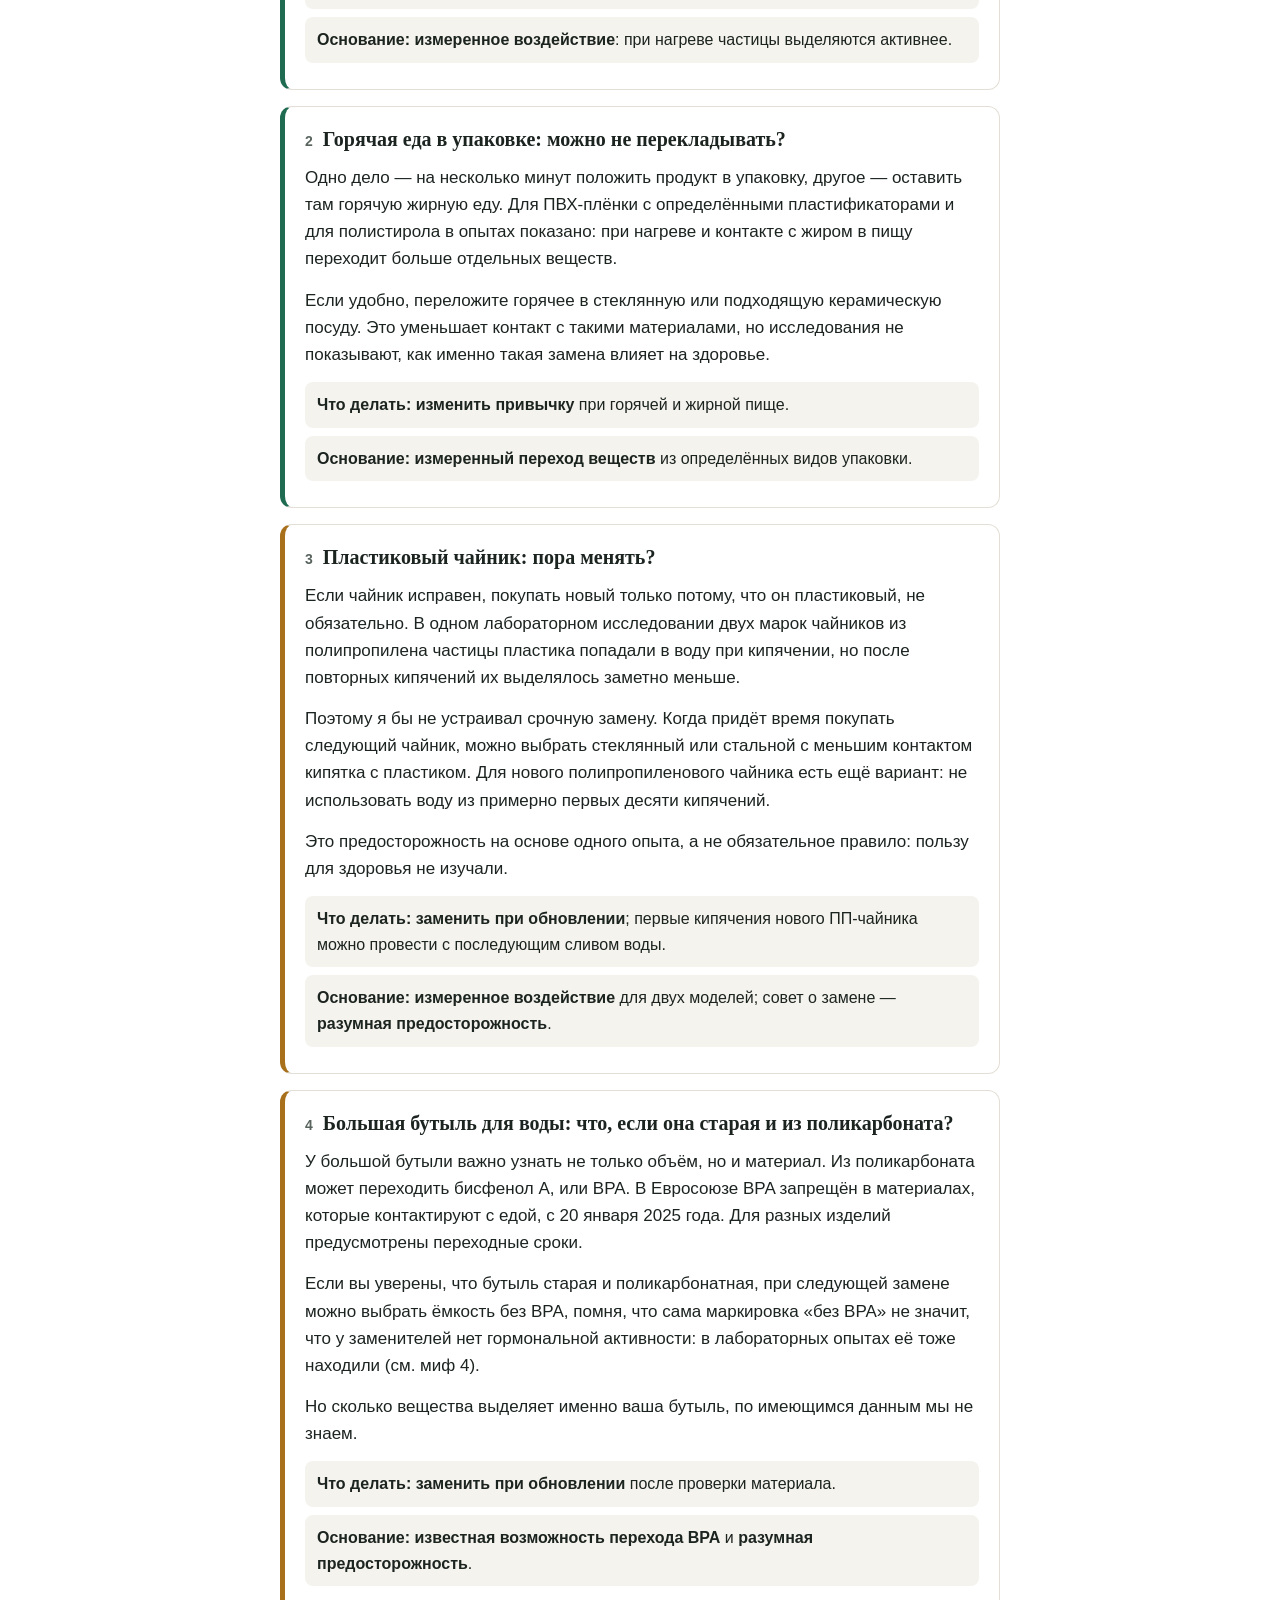
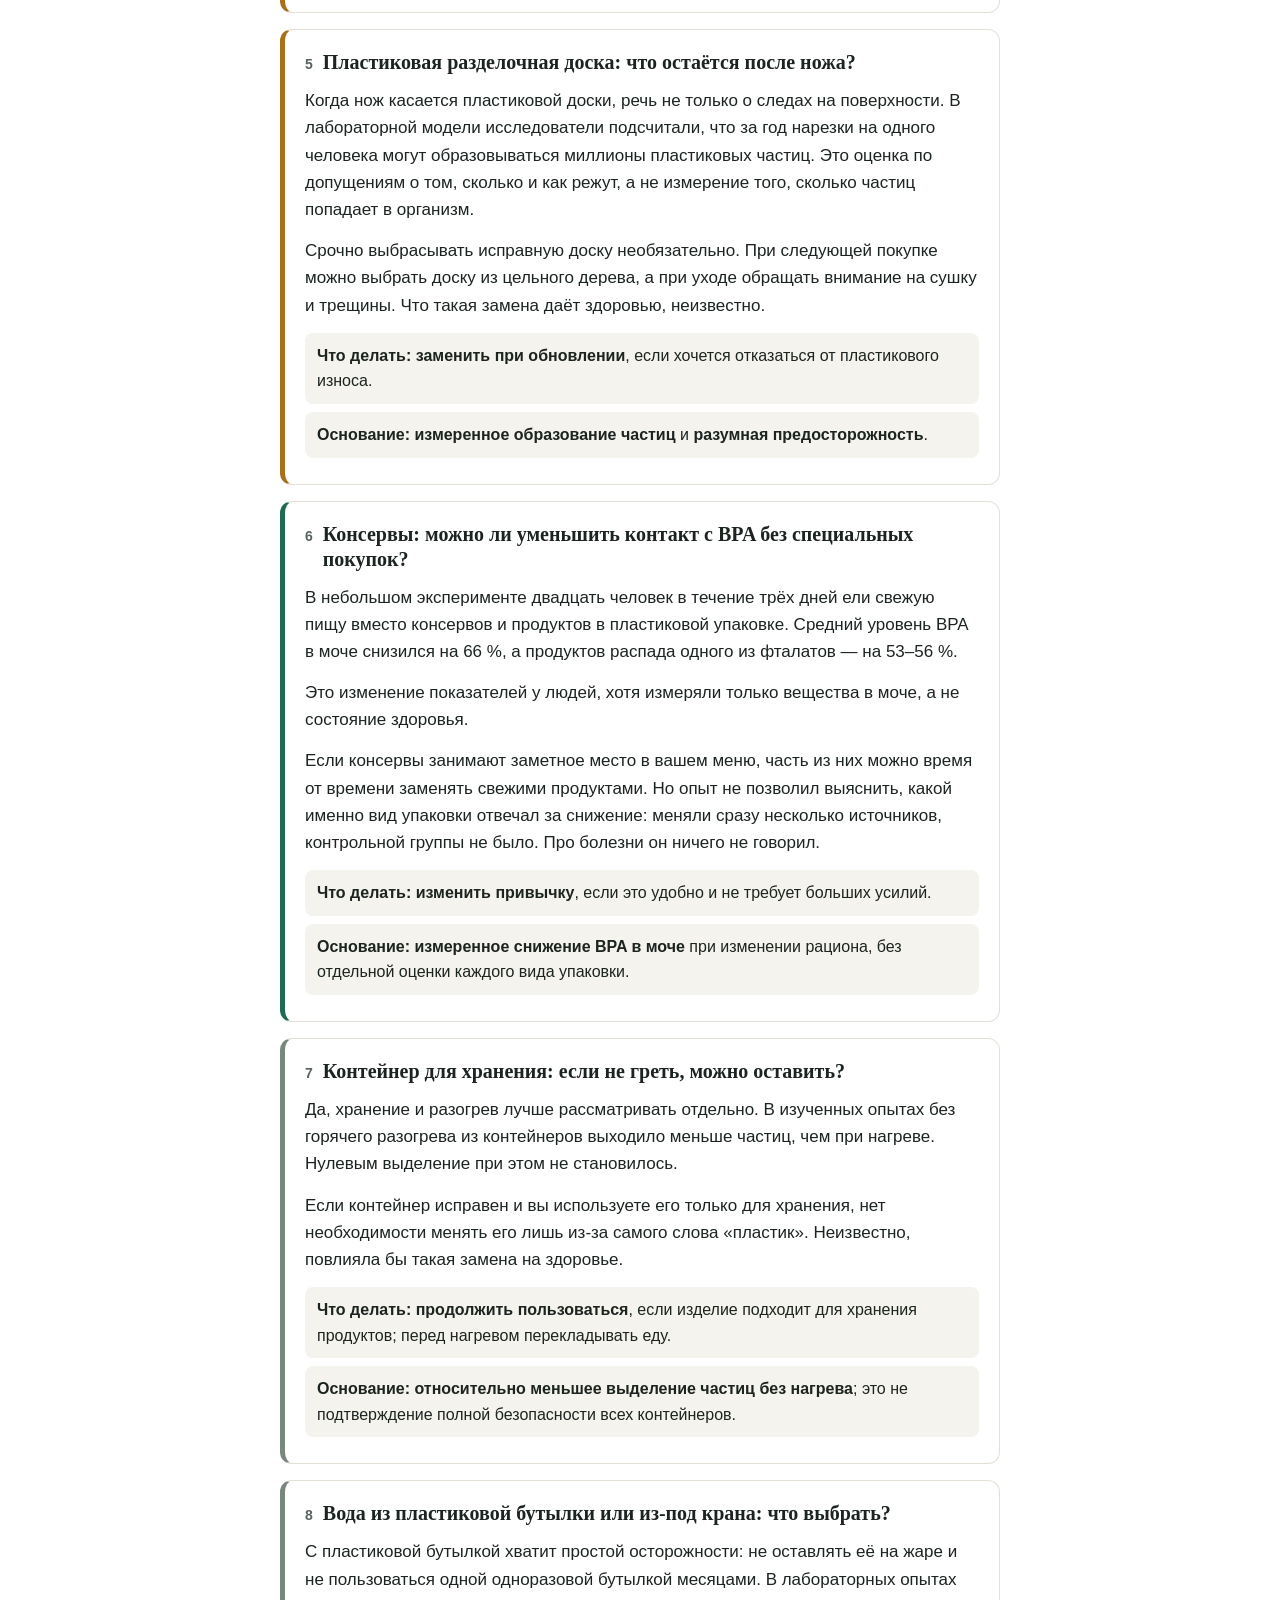
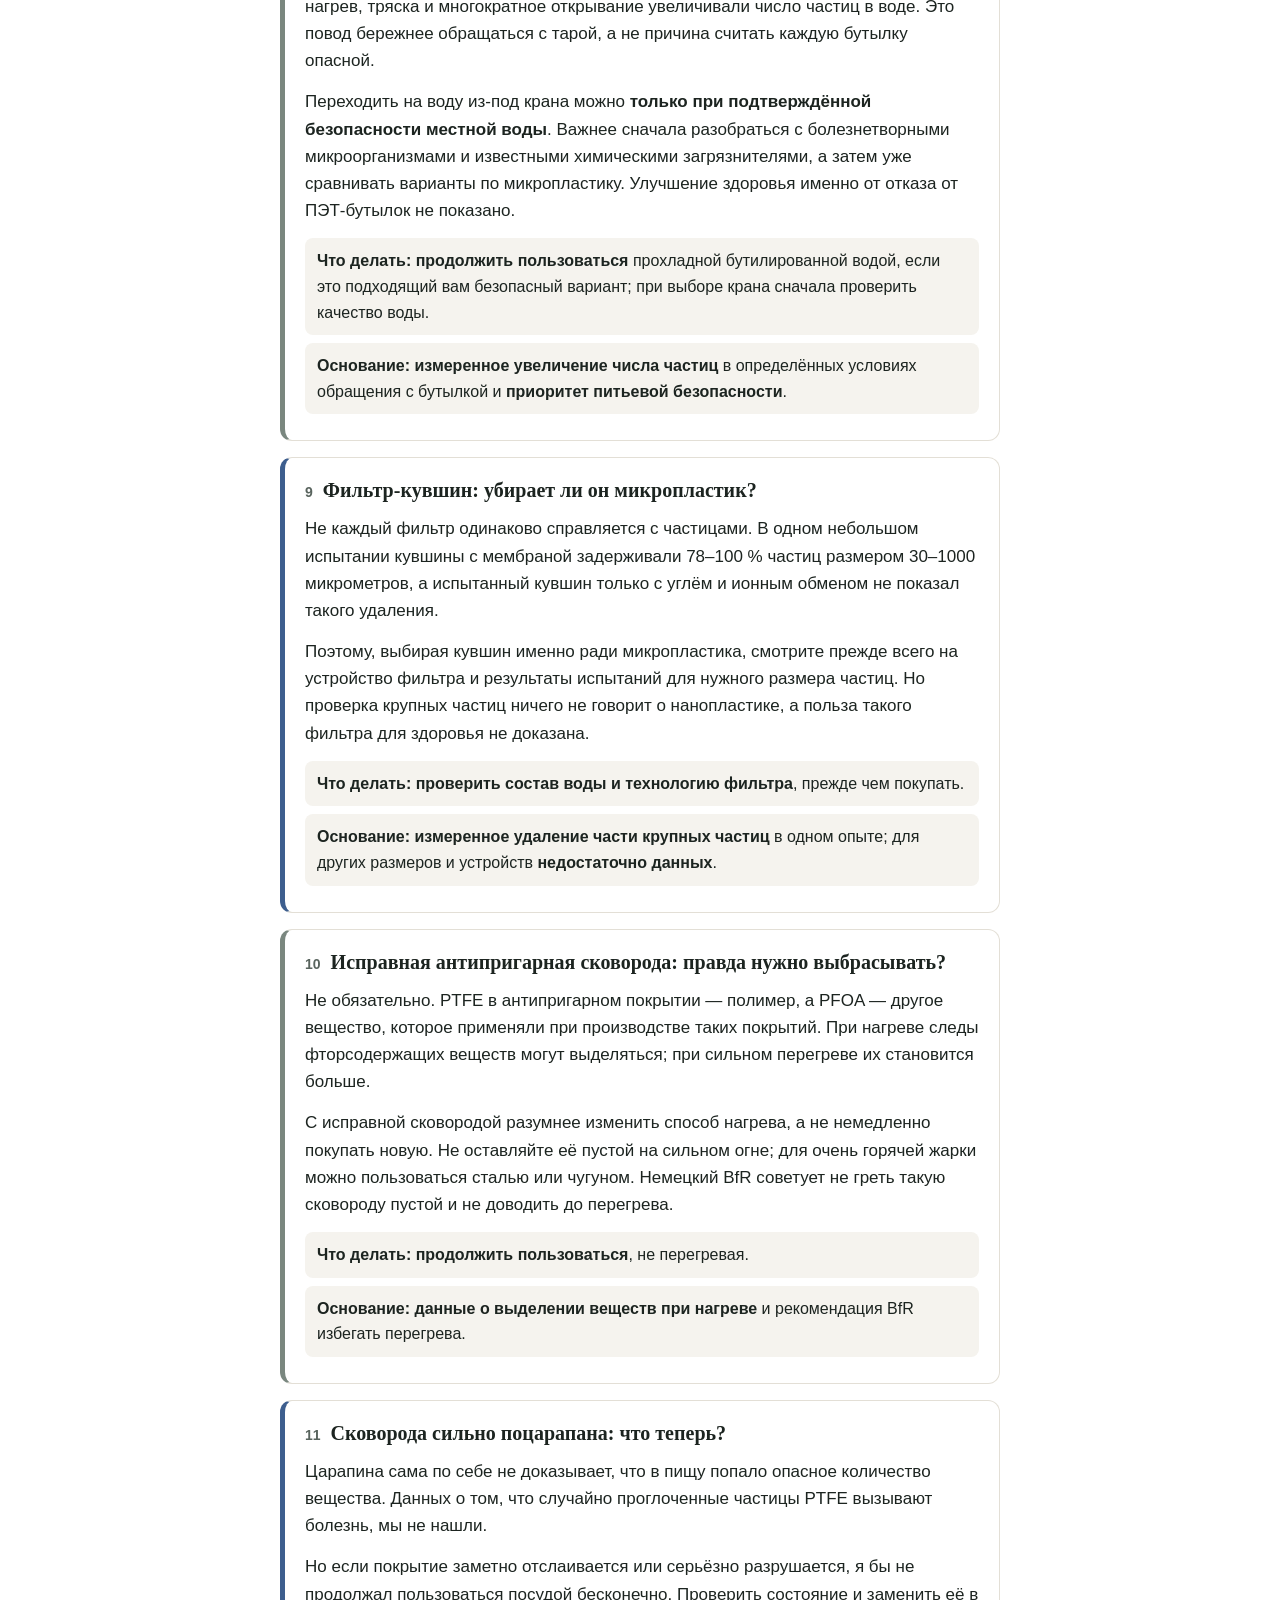
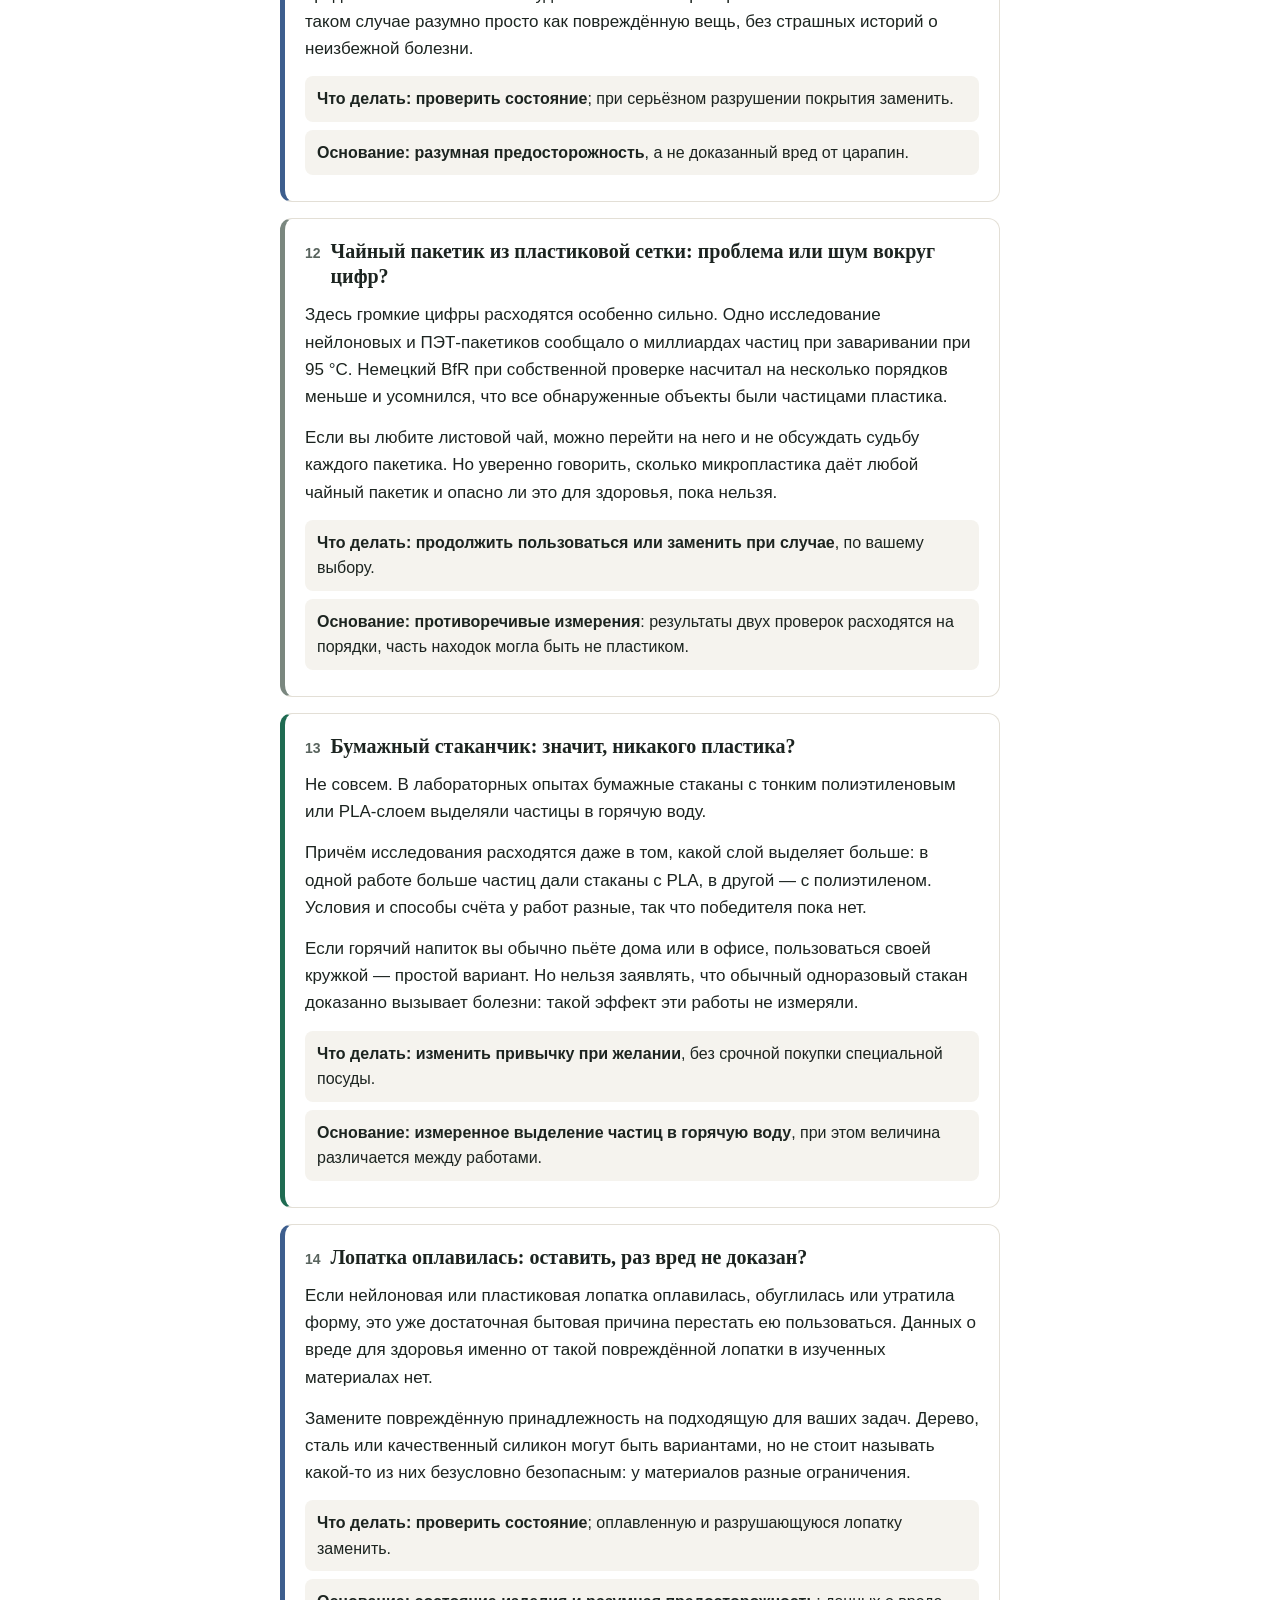
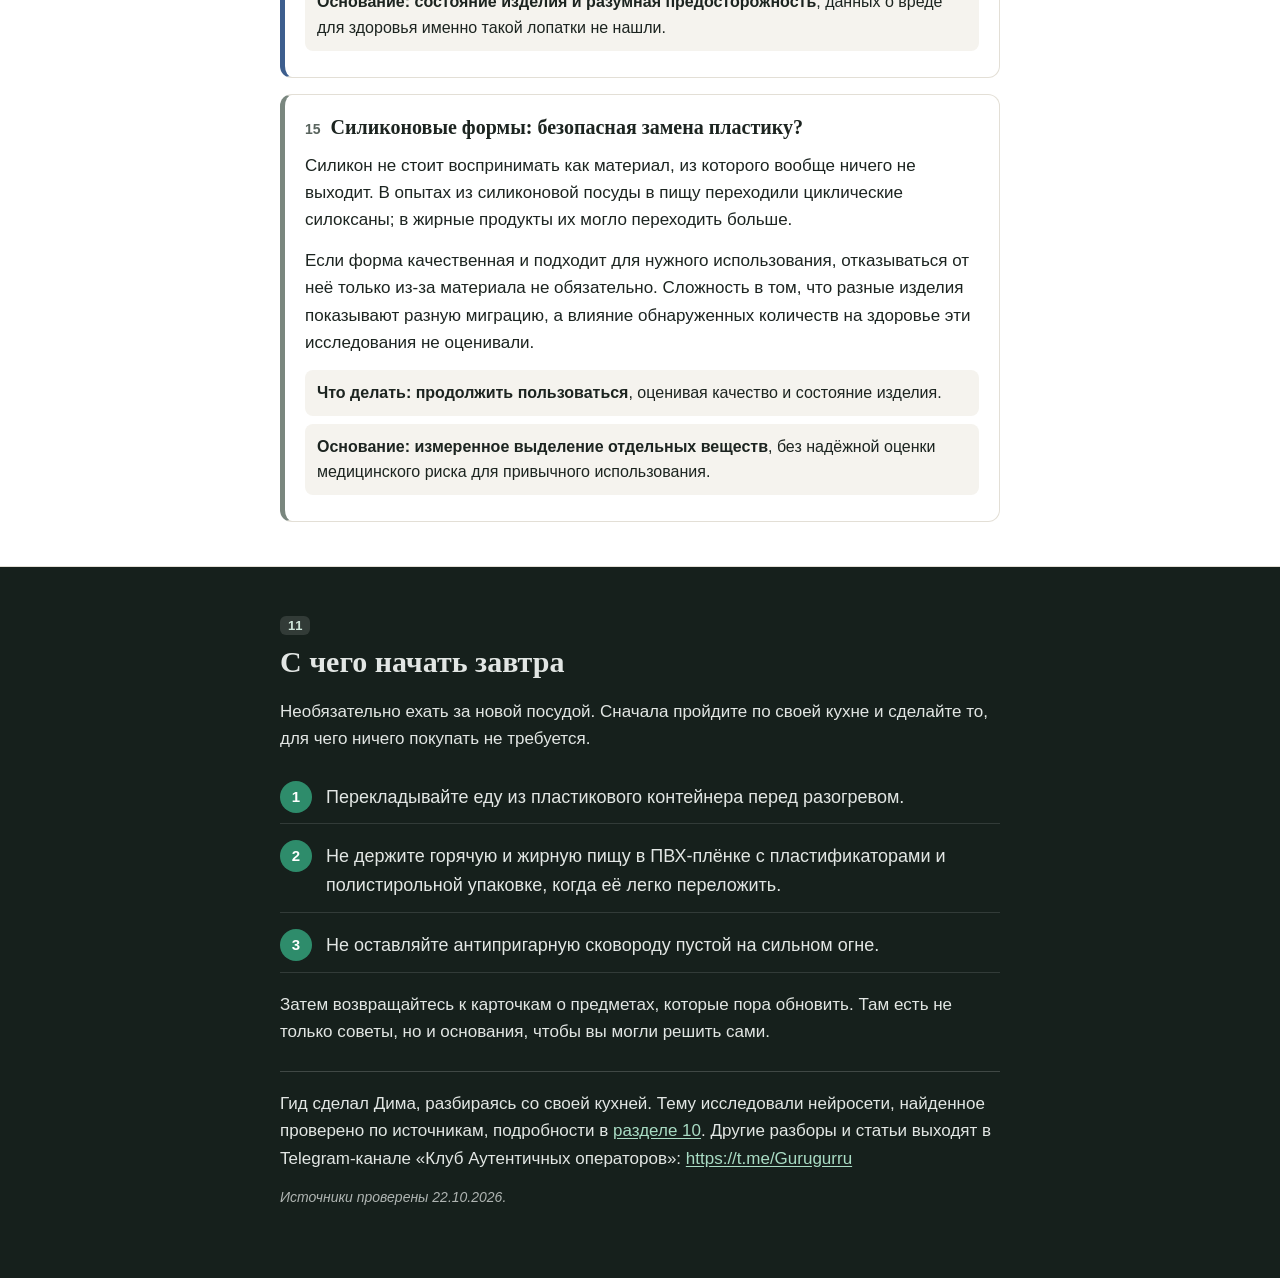
<file: plastik/index.html>
<!doctype html>
<html lang="ru">
<head>
<meta charset="utf-8">
<meta name="viewport" content="width=device-width,initial-scale=1">
<title>Пластик на кухне: что поменять, а что оставить</title>
<meta name="description" content="Что поменять на кухне, а что оставить: 15 предметов, что показывают исследования и чего мы пока не знаем. Без страшилок и без вымышленных баллов риска.">
<meta name="robots" content="noindex,nofollow">
<link rel="icon" href="data:,">
<meta property="og:type" content="article">
<meta property="og:title" content="Пластик на кухне: что поменять, а что оставить">
<meta property="og:description" content="Что поменять на кухне, а что оставить: 15 предметов, что показывают исследования и чего мы пока не знаем. Без страшилок и без вымышленных баллов риска.">
<meta property="og:url" content="http://docs.brand-os.ru/plastik/">
<meta property="og:image" content="http://docs.brand-os.ru/plastik/og.png">
<meta property="og:image:width" content="1200">
<meta property="og:image:height" content="630">
<meta name="twitter:card" content="summary_large_image">
<style>
:root{
  --bg:#FFFFFF;--surface:#F5F3EE;--line:#E3DFD6;--text:#1C2420;--muted:#59645E;
  --accent:#1F6B52;--accent-dark:#164F3D;--accent-soft:#E4F0EA;--dark:#16201C;
  --a-change:#1F6B52;--a-replace:#A8701B;--a-check:#3D5E8E;--a-keep:#7A877F;
  --serif:Georgia,"Times New Roman",serif;
  --sans:-apple-system,BlinkMacSystemFont,"Segoe UI",Roboto,"Helvetica Neue",Arial,sans-serif;
  --wrap:760px;--radius:12px;
}
*{box-sizing:border-box}
[hidden]{display:none!important}
html,body{overflow-x:clip}
html{scroll-behavior:smooth;-webkit-text-size-adjust:100%}
body{margin:0;background:var(--bg);color:var(--text);font:17px/1.6 var(--sans)}
a{color:var(--accent);text-underline-offset:2px}
a:hover{color:var(--accent-dark)}
.wrap{max-width:var(--wrap);margin:0 auto;padding:0 20px;width:100%}
h1,h2,h3{font-family:var(--serif);line-height:1.25;font-weight:700;margin:0}
p{margin:0 0 14px}
ul,ol{margin:0 0 14px;padding-left:22px}
li{margin-bottom:6px}
section[id]{scroll-margin-top:72px}
.card[id]{scroll-margin-top:84px}

/* шапка */
.top{position:sticky;top:0;z-index:20;background:rgba(255,255,255,.97);border-bottom:1px solid var(--line)}
.top-in{max-width:var(--wrap);margin:0 auto;padding:10px 20px;display:flex;align-items:center;gap:14px;width:100%}
.brand{font-family:var(--serif);font-weight:700;font-size:17px;color:var(--text);text-decoration:none;white-space:nowrap;flex-shrink:0}
.menu{display:flex;gap:12px;flex:1 1 auto;min-width:0;overflow-x:auto;scrollbar-width:none}
.menu::-webkit-scrollbar{display:none}
.menu a{font-size:13.5px;color:var(--muted);text-decoration:none;white-space:nowrap}
.menu a:hover{color:var(--accent)}
.mode{display:inline-flex;border:1px solid var(--line);border-radius:999px;padding:2px;flex-shrink:0;background:var(--surface)}
.mode button{font:600 13px var(--sans);border:0;background:none;color:var(--muted);padding:6px 12px;min-height:36px;border-radius:999px;cursor:pointer}
.mode button[aria-pressed="true"]{background:var(--accent);color:#fff}

/* начало */
.hero{background:var(--surface);padding:48px 0 40px;border-bottom:1px solid var(--line)}
.kicker{font-size:13px;letter-spacing:.08em;text-transform:uppercase;color:var(--accent);font-weight:700;margin-bottom:12px}
.hero h1{font-size:clamp(30px,6vw,44px);margin-bottom:14px}
.hero-sub{font-size:clamp(19px,3.6vw,23px);font-weight:400;color:var(--muted);margin-bottom:22px}
.verdict{background:#fff;border-left:4px solid var(--accent);border-radius:0 var(--radius) var(--radius) 0;padding:16px 18px;margin:22px 0}
.verdict p{margin:0}
.hero-actions{display:flex;flex-wrap:wrap;gap:12px;margin:22px 0 18px}
.btn{display:inline-block;font:600 15px/1.3 var(--sans);padding:12px 18px;border-radius:10px;text-decoration:none;cursor:pointer;border:1px solid transparent;text-align:center}
.btn-main{background:var(--accent);color:#fff}
.btn-main:hover{background:var(--accent-dark);color:#fff}
.btn-ghost{background:#fff;color:var(--accent);border-color:var(--accent)}
.route{font-size:15px;color:var(--muted)}
.disclaimer{font-size:14px;color:var(--muted);margin:0}

/* разделы */
.section{padding:44px 0;border-bottom:1px solid var(--line)}
.section-head{margin-bottom:18px}
.section-num{display:inline-block;font:700 13px var(--sans);color:var(--accent);background:var(--accent-soft);border-radius:6px;padding:2px 8px;margin-bottom:8px}
.section h2{font-size:clamp(24px,4.6vw,30px)}
.note{background:var(--accent-soft);border-radius:var(--radius);padding:14px 18px;margin-top:6px}
.note p{margin:0}

/* проверка кухни */
.checklist{list-style:none;padding:0;margin:18px 0}
.chk{display:flex;align-items:flex-start;justify-content:space-between;gap:12px;padding:10px 0;border-bottom:1px solid var(--line);margin:0}
.chk label{display:flex;gap:12px;align-items:flex-start;cursor:pointer;min-width:0}
.chk input{width:20px;height:20px;margin-top:3px;accent-color:var(--accent);flex-shrink:0}
.chk-link{font-size:13px;white-space:nowrap;margin-top:4px;flex-shrink:0}
.results{background:var(--surface);border-radius:var(--radius);padding:18px}
.res-empty{color:var(--muted);margin:0}
.res-group h3{font:700 15px var(--sans);display:flex;align-items:center;gap:8px;margin:6px 0 8px}
.res-group ul{list-style:none;padding:0;margin:0 0 12px}
.res-group li{margin:0 0 6px}
.res-group li a{display:block;background:#fff;border-radius:8px;padding:10px 12px;text-decoration:none;color:var(--text);border:1px solid var(--line)}
.res-group li a:hover{border-color:var(--accent)}
.btn-reset{margin-top:6px;font-size:14px;padding:8px 14px}
.dot{display:inline-block;width:10px;height:10px;border-radius:50%;flex-shrink:0}
.dot-change{background:var(--a-change)}.dot-replace{background:var(--a-replace)}.dot-check{background:var(--a-check)}.dot-keep{background:var(--a-keep)}

/* карточки предметов */
.legend{display:flex;flex-wrap:wrap;gap:8px 18px;font-size:14px;color:var(--muted);margin:6px 0 18px}
.legend>span{display:inline-flex;align-items:center;gap:6px}
.cards{display:grid;gap:16px}
.card{background:#fff;border:1px solid var(--line);border-left:5px solid var(--a-keep);border-radius:var(--radius);padding:20px 20px 14px;min-width:0}
.card.act-change{border-left-color:var(--a-change)}.card.act-replace{border-left-color:var(--a-replace)}.card.act-check{border-left-color:var(--a-check)}
.card h3{font-size:20px;margin-bottom:12px;display:flex;gap:10px;align-items:baseline}
.card-num{font:700 14px var(--sans);color:var(--muted);flex-shrink:0}
.decision{background:var(--surface);border-radius:8px;padding:10px 12px;margin:0 0 8px;font-size:16px}
.decision+.decision{margin-bottom:12px}
.deep-detail{border-top:1px solid var(--line);margin-top:10px;padding-top:6px}
.deep-detail summary{cursor:pointer;font-weight:600;color:var(--accent);padding:6px 0;list-style:none}
.deep-detail summary::-webkit-details-marker{display:none}
.deep-detail summary::before{content:"+";display:inline-block;width:18px;font-weight:700}
.deep-detail[open] summary::before{content:"–"}
.detail-body{font-size:16px;color:#2D3632;padding-top:6px}
.src-line{font-size:14px;color:var(--muted)}

/* плитки, таблица, мифы */
.tiles{display:grid;gap:12px;margin:6px 0 18px}
.tile{background:var(--surface);border-radius:var(--radius);padding:14px 16px}
.tile p{margin:0}
.tile .tile-k{font-weight:700;margin-bottom:4px;font-family:var(--serif)}
.mtable{border:1px solid var(--line);border-radius:var(--radius);overflow:hidden;margin:6px 0 18px}
.mrow{display:grid;grid-template-columns:170px 1fr;border-bottom:1px solid var(--line)}
.mrow:last-child{border-bottom:0}
.mcell{padding:12px 14px;min-width:0}
.mkey{background:var(--surface);font-weight:600}
.mhead{background:var(--accent-soft);font-weight:700;font-size:15px}
@media (max-width:640px){.mhead{display:none}}
.myths{display:grid;gap:12px}
.myth{border:1px solid var(--line);border-radius:var(--radius);padding:16px 18px}
.myth-q{font-family:var(--serif);font-weight:700;font-size:18px;display:flex;gap:10px}
.myth-num{color:var(--accent);flex-shrink:0}
.myth p:last-child{margin:0}

/* источники */
.src-toggle{margin:6px 0 10px}
#src-list h3{font-size:18px;margin:18px 0 10px}
.sources{font-size:15px;padding-left:18px}
.sources li{overflow-wrap:anywhere}

/* итог */
.final{background:var(--dark);border-bottom:0;padding-bottom:56px}
.final,.final p,.final li,.final span,.final h2{color:rgba(244,247,245,.92)}
.final strong{color:#fff}
.final .section-num{background:rgba(255,255,255,.12);color:#CFE6DA}
.final a{color:#A9DCC4}
.steps{counter-reset:s;list-style:none;padding:0;margin:18px 0}
.steps li{counter-increment:s;position:relative;padding:12px 0 12px 46px;border-bottom:1px solid rgba(255,255,255,.12);font-size:18px}
.steps li::before{content:counter(s);position:absolute;left:0;top:10px;width:32px;height:32px;border-radius:50%;background:#2E8C6B;color:#fff;font:700 15px/32px var(--sans);text-align:center}
.author{border-top:1px solid rgba(255,255,255,.18);margin-top:26px;padding-top:18px}
.checked{font-size:14px;opacity:.75}

/* режимы */
body.short .deep,body.short .deep-detail{display:none}

@media (min-width:700px){
  .tiles{grid-template-columns:repeat(3,1fr)}
  .myths{grid-template-columns:1fr 1fr}
}
@media (max-width:640px){
  body{font-size:16px}
  .top{position:static}
  .top-in{flex-wrap:wrap;gap:8px 12px;padding:10px 16px}
  .brand{flex:1 1 auto}
  .menu{order:3;flex:1 1 100%;gap:16px;padding-bottom:2px;-webkit-mask-image:linear-gradient(to right,#000 85%,transparent);mask-image:linear-gradient(to right,#000 85%,transparent);padding-right:24px}
  .brand{flex-shrink:1;min-width:0;overflow:hidden;text-overflow:ellipsis}
  .wrap{padding:0 16px}
  .menu a{padding:10px 0}
  .mode button{min-height:40px;padding:8px 14px}
  .hero{padding:32px 0 28px}
  .btn{white-space:normal;max-width:100%}
  .hero-actions .btn{width:100%}
  .section{padding:34px 0}
  .card{padding:16px 16px 10px}
  .mrow{grid-template-columns:1fr}
  .mkey{padding-bottom:4px}
  .chk{flex-direction:column;gap:2px}
  .chk-link{margin:0 0 0 32px}
  section[id],.card[id]{scroll-margin-top:12px}
}
@media print{.top,.hero-actions,.btn,.results{display:none}body.short .deep,.deep-detail{display:block}}
</style>
</head>
<body>
<header class="top"><div class="top-in">
<a class="brand" href="#s00">Пластик на кухне</a>
<nav class="menu" aria-label="Разделы"><a href="#s02">Проверка</a><a href="#s03">Предметы</a><a href="#s04">Здоровье</a><a href="#s07">Мифы</a><a href="#s10">Источники</a></nav>
<div class="mode" role="group" aria-label="Режим чтения"><button type="button" data-mode="short" aria-pressed="true">Кратко</button><button type="button" data-mode="full" aria-pressed="false">Подробно</button></div>
</div></header>
<main>
<section class="hero" id="s00" aria-labelledby="h1">
<div class="wrap">
<p class="kicker">Гид решения по кухне</p>
<h1 id="h1">Пластик на кухне: что поменять, а что оставить</h1>
<h2 class="hero-sub">Я хотел заменить половину кухни. А потом начал разбираться</h2>
<div class="hero-text"><p>Пластиковые бутыли с водой, электрочайник, контейнеры, лопатки, сковороды с покрытием. Я посмотрел на привычные вещи и поймал себя на мысли: может, проще заменить всё сразу, чем разбираться, что действительно вредно? Но именно здесь и захотелось разобраться.</p><p>Оказалось, что под одним словом «пластик» скрываются разные вопросы: химические вещества, которые могут переходить из материала в пищу, крошечные частицы самого полимера и условия использования предмета. Исследованы эти вопросы по-разному.</p></div>
<div class="verdict"><p><strong>Главный вывод:</strong> нагрев, контакт с жирной или кислой пищей и износ могут усиливать выделение веществ или частиц из некоторых пластиковых изделий. Разумно сначала пересмотреть именно такие ситуации, а не выбрасывать всё пластиковое подряд. Помогает ли это здоровью, пока не изучали.</p></div>
<div class="hero-actions"><a class="btn btn-main" href="#s02">Пройти по своей кухне</a><a class="btn btn-ghost" href="#s03">Все 15 предметов</a></div>
<p class="route"><strong>Быстрый маршрут:</strong> проверьте свои привычки и откройте только нужные карточки. <strong>Подробный маршрут:</strong> прочитайте объяснения, противоречия и источники.</p>
<p class="disclaimer"><em>Гид посвящён бытовым решениям взрослых. Детские бутылочки, смеси и детскую посуду разберём отдельно. Это не медицинская консультация.</em></p>
</div></section>
<section class="section" id="s01" aria-labelledby="s01-t"><div class="wrap"><div class="section-head"><span class="section-num">01</span><h2 id="s01-t">Суть за полминуты</h2></div><p>Есть две разные истории. Первая — химические вещества, например BPA, фталаты и отдельные PFAS. Вторая — микро- и нанопластик: частицы, которые могут появляться при использовании материалов. По некоторым веществам у регуляторов уже есть оценки и допустимые дозы, а про микро- и нанопластик известно меньше.</p><p>В опытах нагрев и механическое воздействие усиливали выделение частиц из некоторых пластиков; для отдельных упаковочных материалов горячая и жирная пища усиливала переход веществ. Это повод задуматься о простых изменениях привычек. Но что обычное использование этих вещей вредит здоровью, не доказано. И что совсем не вредит — тоже.</p><div class="note"><p><strong>Практический старт без покупок:</strong> переложить еду перед разогревом из пластикового контейнера в подходящую посуду и не держать горячую жирную пищу в ПВХ-плёнке с пластификаторами или полистирольной упаковке.</p></div></div></section>
<section class="section" id="s02" aria-labelledby="s02-t"><div class="wrap"><div class="section-head"><span class="section-num">02</span><h2 id="s02-t">Проверьте свою кухню</h2></div><p>Отметьте то, что относится к вам. Не нужно угадывать состав пластика: если вы не знаете материал, это отдельный повод сначала проверить упаковку или маркировку, а не делать вывод о риске.</p><ul class="checklist"><li class="chk"><label><input type="checkbox" data-cards="1"><span class="chk-text">Разогреваю еду прямо в пластиковом контейнере</span></label><a class="chk-link" href="#c1">карточка 1</a></li><li class="chk"><label><input type="checkbox" data-cards="2"><span class="chk-text">Оставляю горячую или жирную еду в ПВХ-плёнке либо полистирольной упаковке</span></label><a class="chk-link" href="#c2">карточка 2</a></li><li class="chk"><label><input type="checkbox" data-cards="3"><span class="chk-text">Пользуюсь пластиковым электрочайником</span></label><a class="chk-link" href="#c3">карточка 3</a></li><li class="chk"><label><input type="checkbox" data-cards="4"><span class="chk-text">Вода поступает в старых больших бутылях, материал которых неизвестен</span></label><a class="chk-link" href="#c4">карточка 4</a></li><li class="chk"><label><input type="checkbox" data-cards="5"><span class="chk-text">Режу продукты на пластиковой доске</span></label><a class="chk-link" href="#c5">карточка 5</a></li><li class="chk"><label><input type="checkbox" data-cards="6"><span class="chk-text">Часто использую консервы</span></label><a class="chk-link" href="#c6">карточка 6</a></li><li class="chk"><label><input type="checkbox" data-cards="7"><span class="chk-text">Долго храню еду в пластиковых контейнерах, но не грею в них</span></label><a class="chk-link" href="#c7">карточка 7</a></li><li class="chk"><label><input type="checkbox" data-cards="8"><span class="chk-text">Покупаю воду в ПЭТ-бутылках или выбираю между бутылкой и краном</span></label><a class="chk-link" href="#c8">карточка 8</a></li><li class="chk"><label><input type="checkbox" data-cards="9"><span class="chk-text">Покупаю фильтр-кувшин ради микропластика</span></label><a class="chk-link" href="#c9">карточка 9</a></li><li class="chk"><label><input type="checkbox" data-cards="10,11"><span class="chk-text">Пользуюсь антипригарной сковородой</span></label><a class="chk-link" href="#c10">карточки 10–11</a></li><li class="chk"><label><input type="checkbox" data-cards="12"><span class="chk-text">Завариваю чай в пластиковых пакетиках</span></label><a class="chk-link" href="#c12">карточка 12</a></li><li class="chk"><label><input type="checkbox" data-cards="13"><span class="chk-text">Пью горячее из одноразовых стаканов</span></label><a class="chk-link" href="#c13">карточка 13</a></li><li class="chk"><label><input type="checkbox" data-cards="14"><span class="chk-text">Есть оплавленная или деформированная кухонная лопатка</span></label><a class="chk-link" href="#c14">карточка 14</a></li><li class="chk"><label><input type="checkbox" data-cards="15"><span class="chk-text">Выпекаю в силиконовых формах</span></label><a class="chk-link" href="#c15">карточка 15</a></li></ul><div class="results" aria-live="polite"><p class="res-empty">Отметьте, что относится к вам: здесь появятся только ваши карточки.</p><div class="res-group" data-group="change" hidden><h3><span class="dot dot-change"></span>Изменить привычку</h3><ul></ul></div><div class="res-group" data-group="replace" hidden><h3><span class="dot dot-replace"></span>Заменить при обновлении</h3><ul></ul></div><div class="res-group" data-group="check" hidden><h3><span class="dot dot-check"></span>Проверить состояние</h3><ul></ul></div><div class="res-group" data-group="keep" hidden><h3><span class="dot dot-keep"></span>Продолжить пользоваться</h3><ul></ul></div><button type="button" class="btn btn-ghost btn-reset" hidden>Сбросить</button></div></div></section>
<section class="section" id="s03" aria-labelledby="s03-t"><div class="wrap"><div class="section-head"><span class="section-num">03</span><h2 id="s03-t">15 предметов: что делать</h2></div><p>Здесь нет рейтинга «самых ядовитых вещей». Для каждого предмета мы отвечаем на два разных вопроса: <strong>как поступить</strong> и <strong>почему это разумно</strong>. «Можно продолжить пользоваться» не означает «доказана полная безопасность».</p><div class="legend"><span><span class="dot dot-change"></span>Изменить привычку</span><span><span class="dot dot-replace"></span>Заменить при обновлении</span><span><span class="dot dot-check"></span>Проверить состояние</span><span><span class="dot dot-keep"></span>Продолжить пользоваться</span></div><div class="cards"><article class="card act-change" id="c1" data-action="change"><h3><span class="card-num">1</span>Контейнер в микроволновке: можно просто разогреть обед?</h3><p>Пластиковый контейнер удобен для хранения еды. Но разогревать её прямо в нём — уже другая история. В опытах нагрев усиливал выделение частиц из исследованных пластиковых контейнеров, а при хранении без нагрева их выход был меньше.</p><p>Это не повод выбрасывать исправный контейнер. Оставьте его для хранения, а перед разогревом переложите еду в стеклянную или подходящую керамическую посуду. Насколько такая перемена полезна именно для здоровья, пока не проверяли.</p><p class="decision"><strong>Что делать:</strong> <strong>изменить привычку</strong>: хранить в контейнере, разогревать в другой посуде.</p><p class="decision"><strong>Основание:</strong> <strong>измеренное воздействие</strong>: при нагреве частицы выделяются активнее.</p><details class="deep-detail"><summary>Что показывают исследования</summary><div class="detail-body"><p>В лаборатории два полипропиленовых контейнера нагревали три минуты в микроволновке мощностью 1000 Вт, используя воду и слабокислую среду. В одном случае насчитали миллионы микрочастиц и миллиарды наночастиц на квадратный сантиметр; в другом — примерно на порядок меньше. Это результаты конкретного опыта, а не норма для любой посуды.</p><p>Состав самых мелких частиц применённый метод не определял, а внутри самой публикации некоторые численные результаты расходятся. Долгое «хранение в холодильнике» исследователи изучали ускоренным способом: 10 дней при 20 °C вместо прямого испытания при 4 °C, моделируя 6–12 месяцев.</p><p>Для «комнатного хранения» использовали 40 °C. В этих режимах частицы тоже появлялись, но меньше, чем при горячем разогреве.</p><p class="src-line">Источники: <a href="https://doi.org/10.1021/acs.est.3c01942" target="_blank" rel="noopener">Hussain и др., 2023</a></p></div></details></article><article class="card act-change" id="c2" data-action="change"><h3><span class="card-num">2</span>Горячая еда в упаковке: можно не перекладывать?</h3><p>Одно дело — на несколько минут положить продукт в упаковку, другое — оставить там горячую жирную еду. Для ПВХ-плёнки с определёнными пластификаторами и для полистирола в опытах показано: при нагреве и контакте с жиром в пищу переходит больше отдельных веществ.</p><p>Если удобно, переложите горячее в стеклянную или подходящую керамическую посуду. Это уменьшает контакт с такими материалами, но исследования не показывают, как именно такая замена влияет на здоровье.</p><p class="decision"><strong>Что делать:</strong> <strong>изменить привычку</strong> при горячей и жирной пище.</p><p class="decision"><strong>Основание:</strong> <strong>измеренный переход веществ</strong> из определённых видов упаковки.</p><details class="deep-detail"><summary>Что показывают исследования</summary><div class="detail-body"><p>В изученных опытах из ПВХ-плёнок переходили пластификаторы, в том числе ATBC и DEHA; из полистирола — стирол. Условия и величины миграции различались; современные плёнки не обязательно содержат те же добавки.</p><p>EFSA отмечала, что в большинстве изученных случаев переход стирола был меньше 10 мкг на килограмм пищи, но это не универсальное число для любой упаковки.</p><p class="src-line">Источники: <a href="https://www.journalofdairyscience.org/article/S0022-0302(00)75040-5/pdf" target="_blank" rel="noopener">Goulas и др., 2000</a>, <a href="https://www.cpsc.gov/s3fs-public/Appendix-B-Toxicology-FINAL.pdf" target="_blank" rel="noopener">CPSC, 2014</a>, <a href="https://doi.org/10.2903/j.efsa.2020.6247" target="_blank" rel="noopener">EFSA, 2020 (стирол)</a>, <a href="https://doi.org/10.3390/foods10051136" target="_blank" rel="noopener">Ajaj и др., 2021</a></p></div></details></article><article class="card act-replace" id="c3" data-action="replace"><h3><span class="card-num">3</span>Пластиковый чайник: пора менять?</h3><p>Если чайник исправен, покупать новый только потому, что он пластиковый, не обязательно. В одном лабораторном исследовании двух марок чайников из полипропилена частицы пластика попадали в воду при кипячении, но после повторных кипячений их выделялось заметно меньше.</p><p>Поэтому я бы не устраивал срочную замену. Когда придёт время покупать следующий чайник, можно выбрать стеклянный или стальной с меньшим контактом кипятка с пластиком. Для нового полипропиленового чайника есть ещё вариант: не использовать воду из примерно первых десяти кипячений.</p><p>Это предосторожность на основе одного опыта, а не обязательное правило: пользу для здоровья не изучали.</p><p class="decision"><strong>Что делать:</strong> <strong>заменить при обновлении</strong>; первые кипячения нового ПП-чайника можно провести с последующим сливом воды.</p><p class="decision"><strong>Основание:</strong> <strong>измеренное воздействие</strong> для двух моделей; совет о замене — <strong>разумная предосторожность</strong>.</p><details class="deep-detail"><summary>Что показывают исследования</summary><div class="detail-body"><p>У двух новых полипропиленовых чайников в опыте с ультрачистой водой масса выделявшихся наночастиц уменьшилась примерно с 0,011 до 0,0004 микрограмма на квадратный сантиметр к 150-му кипячению, то есть приблизительно на 96 %. Это измерение массы частиц, а не их количества.</p><p>Особенно заметное снижение происходило за первые десять кипячений, примерно в 3–4 раза; затем процесс продолжался. Испытывали только две марки, причём поведение чайников в воде другого состава может отличаться.</p><p class="src-line">Источники: <a href="https://doi.org/10.1038/s44454-025-00018-w" target="_blank" rel="noopener">Shi и др., 2025</a></p></div></details></article><article class="card act-replace" id="c4" data-action="replace"><h3><span class="card-num">4</span>Большая бутыль для воды: что, если она старая и из поликарбоната?</h3><p>У большой бутыли важно узнать не только объём, но и материал. Из поликарбоната может переходить бисфенол А, или BPA. В Евросоюзе BPA запрещён в материалах, которые контактируют с едой, с 20 января 2025 года. Для разных изделий предусмотрены переходные сроки.</p><p>Если вы уверены, что бутыль старая и поликарбонатная, при следующей замене можно выбрать ёмкость без BPA, помня, что сама маркировка «без BPA» не значит, что у заменителей нет гормональной активности: в лабораторных опытах её тоже находили (см. миф 4).</p><p>Но сколько вещества выделяет именно ваша бутыль, по имеющимся данным мы не знаем.</p><p class="decision"><strong>Что делать:</strong> <strong>заменить при обновлении</strong> после проверки материала.</p><p class="decision"><strong>Основание:</strong> <strong>известная возможность перехода BPA</strong> и <strong>разумная предосторожность</strong>.</p><details class="deep-detail"><summary>Что показывают исследования</summary><div class="detail-body"><p>В 2023 году EFSA резко снизило допустимую суточную дозу BPA, исходя прежде всего из данных об иммунных эффектах. Запрет ЕС предусматривает исключения и переходные сроки; на российские правила он автоматически не распространяется. Сколько BPA человек получает именно из старой 19-литровой бутыли, мы не нашли.</p><p class="src-line">Источники: <a href="https://doi.org/10.2903/j.efsa.2023.6857" target="_blank" rel="noopener">EFSA, 2023 (BPA)</a>, <a href="https://eur-lex.europa.eu/eli/reg/2024/3190/oj" target="_blank" rel="noopener">Регламент ЕС 2024/3190</a>, <a href="https://meganorm.ru/Data2/1/4293800/4293800542.htm" target="_blank" rel="noopener">ТР ТС 005/2011</a>, <a href="https://meganorm.ru/Data2/1/4293855/4293855278.htm" target="_blank" rel="noopener">ГН 2.3.3.972-00</a></p></div></details></article><article class="card act-replace" id="c5" data-action="replace"><h3><span class="card-num">5</span>Пластиковая разделочная доска: что остаётся после ножа?</h3><p>Когда нож касается пластиковой доски, речь не только о следах на поверхности. В лабораторной модели исследователи подсчитали, что за год нарезки на одного человека могут образовываться миллионы пластиковых частиц. Это оценка по допущениям о том, сколько и как режут, а не измерение того, сколько частиц попадает в организм.</p><p>Срочно выбрасывать исправную доску необязательно. При следующей покупке можно выбрать доску из цельного дерева, а при уходе обращать внимание на сушку и трещины. Что такая замена даёт здоровью, неизвестно.</p><p class="decision"><strong>Что делать:</strong> <strong>заменить при обновлении</strong>, если хочется отказаться от пластикового износа.</p><p class="decision"><strong>Основание:</strong> <strong>измеренное образование частиц</strong> и <strong>разумная предосторожность</strong>.</p><details class="deep-detail"><summary>Что показывают исследования</summary><div class="detail-body"><p>Одна модель оценивала годовое образование примерно в 14,5–71,9 млн полиэтиленовых или около 79,4 млн полипропиленовых частиц, но расчёт зависел от допущений о нарезке.</p><p>Гигиеническое превосходство пластика над деревом также нельзя объявить раз и навсегда: в лабораторном исследовании с деревянных досок извлекали меньше бактерий, чем с пластиковых, хотя это не означало, что все бактерии погибли.</p><p class="src-line">Источники: <a href="https://doi.org/10.1021/acs.est.3c00924" target="_blank" rel="noopener">Yadav и др., 2023</a>, <a href="https://doi.org/10.4315/0362-028X-57.1.16" target="_blank" rel="noopener">Ak и др., 1994</a></p></div></details></article><article class="card act-change" id="c6" data-action="change"><h3><span class="card-num">6</span>Консервы: можно ли уменьшить контакт с BPA без специальных покупок?</h3><p>В небольшом эксперименте двадцать человек в течение трёх дней ели свежую пищу вместо консервов и продуктов в пластиковой упаковке. Средний уровень BPA в моче снизился на 66 %, а продуктов распада одного из фталатов — на 53–56 %.</p><p>Это изменение показателей у людей, хотя измеряли только вещества в моче, а не состояние здоровья.</p><p>Если консервы занимают заметное место в вашем меню, часть из них можно время от времени заменять свежими продуктами. Но опыт не позволил выяснить, какой именно вид упаковки отвечал за снижение: меняли сразу несколько источников, контрольной группы не было. Про болезни он ничего не говорил.</p><p class="decision"><strong>Что делать:</strong> <strong>изменить привычку</strong>, если это удобно и не требует больших усилий.</p><p class="decision"><strong>Основание:</strong> <strong>измеренное снижение BPA в моче</strong> при изменении рациона, без отдельной оценки каждого вида упаковки.</p><details class="deep-detail"><summary>Что показывают исследования</summary><div class="detail-body"><p>Участвовали пять семей, всего двадцать человек; для опыта отбирали тех, кто часто ел консервы и продукты в упаковке. Эксперимент длился три дня и проходил без отдельной контрольной группы.</p><p>EFSA в старой оценке называла консервы с эпоксидным покрытием одним из основных источников BPA в рационе, но эти данные относятся к периоду до существенных изменений европейских правил.</p><p class="src-line">Источники: <a href="https://doi.org/10.1289/ehp.1003170" target="_blank" rel="noopener">Rudel и др., 2011</a>, <a href="https://doi.org/10.2903/j.efsa.2015.3978" target="_blank" rel="noopener">EFSA, 2015 (BPA)</a></p></div></details></article><article class="card act-keep" id="c7" data-action="keep"><h3><span class="card-num">7</span>Контейнер для хранения: если не греть, можно оставить?</h3><p>Да, хранение и разогрев лучше рассматривать отдельно. В изученных опытах без горячего разогрева из контейнеров выходило меньше частиц, чем при нагреве. Нулевым выделение при этом не становилось.</p><p>Если контейнер исправен и вы используете его только для хранения, нет необходимости менять его лишь из-за самого слова «пластик». Неизвестно, повлияла бы такая замена на здоровье.</p><p class="decision"><strong>Что делать:</strong> <strong>продолжить пользоваться</strong>, если изделие подходит для хранения продуктов; перед нагревом перекладывать еду.</p><p class="decision"><strong>Основание:</strong> <strong>относительно меньшее выделение частиц без нагрева</strong>; это не подтверждение полной безопасности всех контейнеров.</p><details class="deep-detail"><summary>Что показывают исследования</summary><div class="detail-body"><p>Важно не перепутать условия эксперимента с домашним холодильником. В работе Hussain и коллег «холодильное хранение» ускоренно моделировали при 20 °C в течение 10 суток, что авторы использовали как имитацию 6–12 месяцев; «комнатное» моделировали при 40 °C. Прямого испытания при обычных 4 °C не было.</p><p class="src-line">Источники: <a href="https://doi.org/10.1021/acs.est.3c01942" target="_blank" rel="noopener">Hussain и др., 2023</a></p></div></details></article><article class="card act-keep" id="c8" data-action="keep"><h3><span class="card-num">8</span>Вода из пластиковой бутылки или из-под крана: что выбрать?</h3><p>С пластиковой бутылкой хватит простой осторожности: не оставлять её на жаре и не пользоваться одной одноразовой бутылкой месяцами. В лабораторных опытах нагрев, тряска и многократное открывание увеличивали число частиц в воде. Это повод бережнее обращаться с тарой, а не причина считать каждую бутылку опасной.</p><p>Переходить на воду из-под крана можно <strong>только при подтверждённой безопасности местной воды</strong>. Важнее сначала разобраться с болезнетворными микроорганизмами и известными химическими загрязнителями, а затем уже сравнивать варианты по микропластику. Улучшение здоровья именно от отказа от ПЭТ-бутылок не показано.</p><p class="decision"><strong>Что делать:</strong> <strong>продолжить пользоваться</strong> прохладной бутилированной водой, если это подходящий вам безопасный вариант; при выборе крана сначала проверить качество воды.</p><p class="decision"><strong>Основание:</strong> <strong>измеренное увеличение числа частиц</strong> в определённых условиях обращения с бутылкой и <strong>приоритет питьевой безопасности</strong>.</p><details class="deep-detail"><summary>Что показывают исследования</summary><div class="detail-body"><p>В модельной оценке Cox и коллег для полностью бутилированной воды получалось больше частиц, чем для полностью водопроводной, но входные исследования имели разные методы и размерные пороги: это не точная индивидуальная «доза пластика».</p><p>В другом исследовании возвратные ПЭТ-бутылки содержали больше частиц от 1 мкм, чем одноразовые; значения одноразовых не отличались от пустого контроля.</p><p class="src-line">Источники: <a href="https://doi.org/10.1021/acs.est.9b01517" target="_blank" rel="noopener">Cox и др., 2019</a>, <a href="https://doi.org/10.1371/journal.pone.0194970" target="_blank" rel="noopener">Kosuth и др., 2018</a>, <a href="https://doi.org/10.1016/j.watres.2017.11.011" target="_blank" rel="noopener">Schymanski и др., 2018</a></p></div></details></article><article class="card act-check" id="c9" data-action="check"><h3><span class="card-num">9</span>Фильтр-кувшин: убирает ли он микропластик?</h3><p>Не каждый фильтр одинаково справляется с частицами. В одном небольшом испытании кувшины с мембраной задерживали 78–100 % частиц размером 30–1000 микрометров, а испытанный кувшин только с углём и ионным обменом не показал такого удаления.</p><p>Поэтому, выбирая кувшин именно ради микропластика, смотрите прежде всего на устройство фильтра и результаты испытаний для нужного размера частиц. Но проверка крупных частиц ничего не говорит о нанопластике, а польза такого фильтра для здоровья не доказана.</p><p class="decision"><strong>Что делать:</strong> <strong>проверить состав воды и технологию фильтра</strong>, прежде чем покупать.</p><p class="decision"><strong>Основание:</strong> <strong>измеренное удаление части крупных частиц</strong> в одном опыте; для других размеров и устройств <strong>недостаточно данных</strong>.</p><details class="deep-detail"><summary>Что показывают исследования</summary><div class="detail-body"><p>Устройства проверяли с небольшим числом повторов; после мембран в воде всё равно оставались частицы. Испытания не охватывали наноразмеры. Для выбора питьевой воды ВОЗ предлагает прежде всего учитывать микробиологические и химические угрозы с установленным вредом.</p><p class="src-line">Источники: <a href="https://doi.org/10.3390/polym15061331" target="_blank" rel="noopener">Cherian и др., 2023</a>, <a href="https://www.who.int/publications/i/item/9789241516198" target="_blank" rel="noopener">ВОЗ, 2019</a></p></div></details></article><article class="card act-keep" id="c10" data-action="keep"><h3><span class="card-num">10</span>Исправная антипригарная сковорода: правда нужно выбрасывать?</h3><p>Не обязательно. PTFE в антипригарном покрытии — полимер, а PFOA — другое вещество, которое применяли при производстве таких покрытий. При нагреве следы фторсодержащих веществ могут выделяться; при сильном перегреве их становится больше.</p><p>С исправной сковородой разумнее изменить способ нагрева, а не немедленно покупать новую. Не оставляйте её пустой на сильном огне; для очень горячей жарки можно пользоваться сталью или чугуном. Немецкий BfR советует не греть такую сковороду пустой и не доводить до перегрева.</p><p class="decision"><strong>Что делать:</strong> <strong>продолжить пользоваться</strong>, не перегревая.</p><p class="decision"><strong>Основание:</strong> <strong>данные о выделении веществ при нагреве</strong> и рекомендация BfR избегать перегрева.</p><details class="deep-detail"><summary>Что показывают исследования</summary><div class="detail-body"><p>Постепенную деградацию покрытия описывают примерно с 250–260 °C, а более заметные выбросы продуктов разложения — при температурах порядка 300–360 °C, хотя единого порога для всех процессов нет.</p><p>В одной небольшой работе пустая сковорода за полчаса на сильном огне доходила до 360–370 °C. Там измеряли вещества, выделявшиеся в воздух, а не переходившие в пищу. Поэтому эти цифры нельзя использовать как измерение того, что попадает в еду.</p><p class="src-line">Источники: <a href="https://doi.org/10.1016/j.chemosphere.2014.11.036" target="_blank" rel="noopener">Schlummer и др., 2015</a>, <a href="https://www.bfr.bund.de/cm/349/selected-questions-and-answers-on-cookware-ovenware-and-frying-pans-with-a-non-stick-coating-made-of-ptfe.pdf" target="_blank" rel="noopener">BfR, 2025 (PTFE)</a></p></div></details></article><article class="card act-check" id="c11" data-action="check"><h3><span class="card-num">11</span>Сковорода сильно поцарапана: что теперь?</h3><p>Царапина сама по себе не доказывает, что в пищу попало опасное количество вещества. Данных о том, что случайно проглоченные частицы PTFE вызывают болезнь, мы не нашли.</p><p>Но если покрытие заметно отслаивается или серьёзно разрушается, я бы не продолжал пользоваться посудой бесконечно. Проверить состояние и заменить её в таком случае разумно просто как повреждённую вещь, без страшных историй о неизбежной болезни.</p><p class="decision"><strong>Что делать:</strong> <strong>проверить состояние</strong>; при серьёзном разрушении покрытия заменить.</p><p class="decision"><strong>Основание:</strong> <strong>разумная предосторожность</strong>, а не доказанный вред от царапин.</p><details class="deep-detail"><summary>Что показывают исследования</summary><div class="detail-body"><p>BfR рекомендует прежде всего избегать перегрева PTFE-посуды. Замена сильно повреждённого покрытия здесь остаётся советом из осторожности, а не требованием регулятора.</p><p class="src-line">Источники: <a href="https://www.bfr.bund.de/cm/349/selected-questions-and-answers-on-cookware-ovenware-and-frying-pans-with-a-non-stick-coating-made-of-ptfe.pdf" target="_blank" rel="noopener">BfR, 2025 (PTFE)</a></p></div></details></article><article class="card act-keep" id="c12" data-action="keep"><h3><span class="card-num">12</span>Чайный пакетик из пластиковой сетки: проблема или шум вокруг цифр?</h3><p>Здесь громкие цифры расходятся особенно сильно. Одно исследование нейлоновых и ПЭТ-пакетиков сообщало о миллиардах частиц при заваривании при 95 °C. Немецкий BfR при собственной проверке насчитал на несколько порядков меньше и усомнился, что все обнаруженные объекты были частицами пластика.</p><p>Если вы любите листовой чай, можно перейти на него и не обсуждать судьбу каждого пакетика. Но уверенно говорить, сколько микропластика даёт любой чайный пакетик и опасно ли это для здоровья, пока нельзя.</p><p class="decision"><strong>Что делать:</strong> <strong>продолжить пользоваться или заменить при случае</strong>, по вашему выбору.</p><p class="decision"><strong>Основание:</strong> <strong>противоречивые измерения</strong>: результаты двух проверок расходятся на порядки, часть находок могла быть не пластиком.</p><details class="deep-detail"><summary>Что показывают исследования</summary><div class="detail-body"><p>Опыт с большими числами проводился без самого чая; немецкая проверка считала частицы крупнее 1 мкм и насчитала тысячи, а не миллиарды. Результаты нельзя считать оценкой для любых бумажных или комбинированных пакетиков.</p><p class="src-line">Источники: <a href="https://doi.org/10.1021/acs.est.9b02540" target="_blank" rel="noopener">Hernandez и др., 2019</a>, <a href="https://www.bfr.bund.de/en/notification/bfr-assesses-study-on-tea-bags-and-microplastic-particles/" target="_blank" rel="noopener">BfR (чайные пакетики)</a></p></div></details></article><article class="card act-change" id="c13" data-action="change"><h3><span class="card-num">13</span>Бумажный стаканчик: значит, никакого пластика?</h3><p>Не совсем. В лабораторных опытах бумажные стаканы с тонким полиэтиленовым или PLA-слоем выделяли частицы в горячую воду.</p><p>Причём исследования расходятся даже в том, какой слой выделяет больше: в одной работе больше частиц дали стаканы с PLA, в другой — с полиэтиленом. Условия и способы счёта у работ разные, так что победителя пока нет.</p><p>Если горячий напиток вы обычно пьёте дома или в офисе, пользоваться своей кружкой — простой вариант. Но нельзя заявлять, что обычный одноразовый стакан доказанно вызывает болезни: такой эффект эти работы не измеряли.</p><p class="decision"><strong>Что делать:</strong> <strong>изменить привычку при желании</strong>, без срочной покупки специальной посуды.</p><p class="decision"><strong>Основание:</strong> <strong>измеренное выделение частиц в горячую воду</strong>, при этом величина различается между работами.</p><details class="deep-detail"><summary>Что показывают исследования</summary><div class="detail-body"><p>Опыты проводились с горячей водой, а не с реальными напитками; разные способы измерения дали неодинаковые результаты. Полистирол и переход стирола в жирную пищу — отдельная тема, разобранная в карточке 2.</p><p class="src-line">Источники: <a href="https://doi.org/10.1021/acsfoodscitech.6c00541" target="_blank" rel="noopener">Shi и др., 2026</a>, <a href="https://doi.org/10.1016/j.jhazmat.2023.133014" target="_blank" rel="noopener">Son и др., 2024</a>, <a href="https://doi.org/10.1016/j.jhazmat.2020.124118" target="_blank" rel="noopener">Ranjan и др., 2021</a>, <a href="https://doi.org/10.2903/j.efsa.2020.6247" target="_blank" rel="noopener">EFSA, 2020 (стирол)</a></p></div></details></article><article class="card act-check" id="c14" data-action="check"><h3><span class="card-num">14</span>Лопатка оплавилась: оставить, раз вред не доказан?</h3><p>Если нейлоновая или пластиковая лопатка оплавилась, обуглилась или утратила форму, это уже достаточная бытовая причина перестать ею пользоваться. Данных о вреде для здоровья именно от такой повреждённой лопатки в изученных материалах нет.</p><p>Замените повреждённую принадлежность на подходящую для ваших задач. Дерево, сталь или качественный силикон могут быть вариантами, но не стоит называть какой-то из них безусловно безопасным: у материалов разные ограничения.</p><p class="decision"><strong>Что делать:</strong> <strong>проверить состояние</strong>; оплавленную и разрушающуюся лопатку заменить.</p><p class="decision"><strong>Основание:</strong> <strong>состояние изделия и разумная предосторожность</strong>; данных о вреде для здоровья именно такой лопатки не нашли.</p><details class="deep-detail"><summary>Что показывают исследования</summary><div class="detail-body"><p>Лабораторные работы подтверждают образование частиц при механическом воздействии на некоторые пластиковые изделия, но не дают чисел о заболевании от деформированной кухонной лопатки. Силикон тоже способен отдавать в пищу отдельные вещества, особенно при контакте с жирными продуктами.</p><p class="src-line">Источники: <a href="https://doi.org/10.1021/acs.est.3c00924" target="_blank" rel="noopener">Yadav и др., 2023</a>, <a href="https://doi.org/10.1080/02652030802520852" target="_blank" rel="noopener">Helling и др., 2009</a>, <a href="https://doi.org/10.1016/j.fct.2022.113130" target="_blank" rel="noopener">Asensio и др., 2022</a>, <a href="https://doi.org/10.1080/19440049.2025.2575928" target="_blank" rel="noopener">Eckardt и др., 2025</a></p></div></details></article><article class="card act-keep" id="c15" data-action="keep"><h3><span class="card-num">15</span>Силиконовые формы: безопасная замена пластику?</h3><p>Силикон не стоит воспринимать как материал, из которого вообще ничего не выходит. В опытах из силиконовой посуды в пищу переходили циклические силоксаны; в жирные продукты их могло переходить больше.</p><p>Если форма качественная и подходит для нужного использования, отказываться от неё только из-за материала не обязательно. Сложность в том, что разные изделия показывают разную миграцию, а влияние обнаруженных количеств на здоровье эти исследования не оценивали.</p><p class="decision"><strong>Что делать:</strong> <strong>продолжить пользоваться</strong>, оценивая качество и состояние изделия.</p><p class="decision"><strong>Основание:</strong> <strong>измеренное выделение отдельных веществ</strong>, без надёжной оценки медицинского риска для привычного использования.</p><details class="deep-detail"><summary>Что показывают исследования</summary><div class="detail-body"><p>Некоторые изделия в опытах превышали нормативный предел общей миграции, а другие — нет. При этом связь между температурой и выделением силоксанов в изученных работах не была однозначной, поэтому правило «чем горячее, тем всегда хуже» к этому материалу переносить нельзя.</p><p class="src-line">Источники: <a href="https://doi.org/10.1080/02652030802520852" target="_blank" rel="noopener">Helling и др., 2009</a>, <a href="https://doi.org/10.1016/j.fct.2022.113130" target="_blank" rel="noopener">Asensio и др., 2022</a>, <a href="https://doi.org/10.1080/19440049.2025.2575928" target="_blank" rel="noopener">Eckardt и др., 2025</a></p></div></details></article></div></div></section>
<section class="section deep" id="s04" aria-labelledby="s04-t"><div class="wrap"><div class="section-head"><span class="section-num">04</span><h2 id="s04-t">Что на самом деле известно о здоровье</h2></div><p><strong>Почему нельзя просто написать «пластик вреден» или «пластик безопасен»?</strong> Потому что при одном слове мы смешиваем несколько вопросов. Например, у BPA, некоторых фталатов и отдельных PFAS есть свои регуляторные оценки. Для микро- и нанопластиковых частиц FDA и EFSA пока не установили допустимую суточную дозу: данных для неё не хватает.</p><p>Для BPA европейское агентство EFSA в 2023 году снизило допустимую суточную дозу с 4 микрограммов до 0,2 нанограмма на килограмм массы тела в сутки, примерно в 20 тысяч раз. Решение в значительной мере опиралось на исследования иммунных клеток у мышей с учётом неопределённости при переносе результатов на человека.</p><p>Международное агентство по изучению рака отнесло PFOA к группе 1 («канцерогенно для человека»), а PFOS — к группе 2B («возможно канцерогенно»). Это оценка опасности конкретных веществ, а не вывод о риске от вашей сковороды.</p><p>Данные по людям здесь ограниченные: классификация PFOA держится прежде всего на опытах с животными и на изучении механизма действия.</p><p>С самим микропластиком ясности гораздо меньше. FDA пишет, что научные данные пока не показывают опасности найденных в пище количеств частиц; это не означает, что доказана их безвредность. EFSA продолжает свою оценку, ориентир завершения которой указан на конец 2027 года.</p><details class="deep-detail"><summary>Два громких исследования, которые особенно важно понимать правильно</summary><div class="detail-body"><p><strong>Сосуды.</strong> Итальянские исследователи наблюдали 257 пациентов после операции на сонной артерии. У людей, в удалённых бляшках которых обнаружили полиэтилен или ПВХ, инфаркт, инсульт или смерть случались чаще: отношение рисков составило около 4,5 после поправок и 2,8 без поправок.</p><p>Это наблюдение за людьми, которые уже тяжело больны. Оно показывает связь, а не то, что частицы стали причиной инфарктов. Метод поиска частиц и возможное загрязнение проб оспаривают, а независимого повторения результата в изученных работах не нашли.</p><p><strong>Мозг.</strong> В другой работе авторы сообщили, что в образцах лобной коры 2024 года медиана измеренного пластика была около 4900 микрограммов на грамм ткани: половина образцов имела значение выше, половина — ниже.</p><p>Немецкий BfR считает эти количества подозрительно высокими и указывает на возможные ошибки измерения. Исследование не установило, что пластик вызывает деменцию.</p><p class="src-line">Источники: <a href="https://doi.org/10.1056/NEJMoa2309822" target="_blank" rel="noopener">Marfella и др., 2024</a>, <a href="https://doi.org/10.1056/NEJMc2404154" target="_blank" rel="noopener">Holda, Batko, 2024</a>, <a href="https://doi.org/10.1038/s41591-024-03453-1" target="_blank" rel="noopener">Nihart и др., 2025</a>, <a href="https://www.bfr.bund.de/assets/01_Ver%C3%B6ffentlichungen/Mitteilungen_englisch/microplastics-in-the-brain.pdf" target="_blank" rel="noopener">BfR, 2025 (мозг)</a></p></div></details></div></section>
<section class="section deep" id="s05" aria-labelledby="s05-t"><div class="wrap"><div class="section-head"><span class="section-num">05</span><h2 id="s05-t">Почему горячее, жирное и изношенное заслуживает внимания</h2></div><p>Представьте три бытовые ситуации: контейнер с горячим обедом, плёнку вокруг жирной еды и доску под ножом. С виду всё это «контакт с пластиком», но механизмы разные.</p><div class="tiles"><div class="tile"><p class="tile-k">Контейнер с горячим обедом</p><p>При нагреве некоторые изделия выделяли больше частиц.</p></div><div class="tile"><p class="tile-k">Плёнка вокруг жирной еды</p><p>Из некоторых ПВХ-плёнок и полистирола в жирные и горячие продукты активнее переходили вещества.</p></div><div class="tile"><p class="tile-k">Доска под ножом</p><p>При нарезке появлялись частицы самой доски.</p></div></div><p>В одном наборе лабораторных опытов при 70 °C выход частиц и отдельных добавок был в несколько раз выше, чем при 20 °C; микроволновый нагрев увеличивал его ещё сильнее. Но из этого не следует единый «опасный порог» для всех изделий: в изученных источниках такой температуры нет.</p><p><strong>Практический смысл:</strong> начинайте не с массовой замены вещей, а с условий, которые легко изменить.</p><p class="src-line">Источники: <a href="https://doi.org/10.1038/s43016-020-00171-y" target="_blank" rel="noopener">Li и др., 2020</a>, <a href="https://doi.org/10.1021/acs.est.3c01942" target="_blank" rel="noopener">Hussain и др., 2023</a>, <a href="https://doi.org/10.1007/bf01206103" target="_blank" rel="noopener">Badeka, Kontominas, 1996</a>, <a href="https://www.journalofdairyscience.org/article/S0022-0302(00)75040-5/pdf" target="_blank" rel="noopener">Goulas и др., 2000</a>, <a href="https://doi.org/10.3390/foods10051136" target="_blank" rel="noopener">Ajaj и др., 2021</a>, <a href="https://doi.org/10.1021/acs.est.3c00924" target="_blank" rel="noopener">Yadav и др., 2023</a></p></div></section>
<section class="section deep" id="s06" aria-labelledby="s06-t"><div class="wrap"><div class="section-head"><span class="section-num">06</span><h2 id="s06-t">У замен тоже есть ограничения</h2></div><p>Отказ от пластика сам по себе ещё не гарантирует идеальную посуду. У альтернатив свои особенности: нержавеющая сталь может выделять никель и хром при длительном приготовлении кислой пищи, плохая керамическая глазурь — свинец и кадмий, а силикон — некоторые силоксаны.</p><div class="mtable" role="table"><div class="mrow mhead" role="row"><div class="mcell" role="columnheader">Материал</div><div class="mcell" role="columnheader">Что важно помнить</div></div><div class="mrow" role="row"><div class="mcell mkey" role="cell"><strong>Стекло</strong></div><div class="mcell" role="cell">Само по себе не исключает пластиковых частиц в бутылочной воде: они могут попасть с крышек или при розливе.</div></div><div class="mrow" role="row"><div class="mcell mkey" role="cell"><strong>Нержавеющая сталь</strong></div><div class="mcell" role="cell">При длительной готовке кислой еды может переходить никель и хром, особенно из новой посуды.</div></div><div class="mrow" role="row"><div class="mcell mkey" role="cell"><strong>Керамика</strong></div><div class="mcell" role="cell">Некачественная или повреждённая глазурь иногда выделяет свинец и кадмий.</div></div><div class="mrow" role="row"><div class="mcell mkey" role="cell"><strong>Чугун</strong></div><div class="mcell" role="cell">Еда, приготовленная в чугуне, может содержать больше железа; обзоры часто отмечали небольшой рост показателей железа у людей с его нехваткой.</div></div><div class="mrow" role="row"><div class="mcell mkey" role="cell"><strong>Цельное дерево</strong></div><div class="mcell" role="cell">Не является синтетическим пластиком; прямых измерений отделения древесных частиц из досок в изученных работах не нашли. Данных о клеёных досках и изделиях с покрытием также нет; дерево нужно сушить и следить за трещинами.</div></div><div class="mrow" role="row"><div class="mcell mkey" role="cell"><strong>Силикон</strong></div><div class="mcell" role="cell">Может выделять силоксаны, особенно при контакте с жирной пищей; качество изделий имеет значение.</div></div></div><p><strong>Не ищите единственный «самый безопасный материал на все случаи».</strong> Выбирайте вещь под конкретную задачу, следите за её состоянием и не заставляйте материал работать в неподходящих условиях.</p></div></section>
<section class="section deep" id="s07" aria-labelledby="s07-t"><div class="wrap"><div class="section-head"><span class="section-num">07</span><h2 id="s07-t">Шесть распространённых мифов</h2></div><div class="myths"><div class="myth"><p class="myth-q"><span class="myth-num">1</span>«Всякий пластик вызывает рак»</p><p>Так говорить нельзя. Опасность конкретных химических веществ и последствия воздействия частиц — разные исследовательские вопросы. IARC оценивало PFOA как вещество, а не все пластиковые изделия.</p></div><div class="myth"><p class="myth-q"><span class="myth-num">2</span>«Антипригарная сковорода — это PFOA»</p><p>Это разные вещества: PTFE — полимер покрытия, PFOA использовали при его производстве. При этом следы PFOA в покрытии могут оставаться.</p></div><div class="myth"><p class="myth-q"><span class="myth-num">3</span>«В стеклянной бутылке точно нет микропластика»</p><p>Частицы находили и там, иногда даже больше, чем в воде из одноразовых ПЭТ-бутылок. Возможные источники — крышки, обработка и розлив; это не закономерность для каждой бутылки.</p></div><div class="myth"><p class="myth-q"><span class="myth-num">4</span>«Без BPA — значит, вопрос безопасности закрыт»</p><p>В лабораторных исследованиях заменители BPS и BPF также проявляли гормональную активность; данные об их последствиях у людей ограничены и неоднородны.</p></div><div class="myth"><p class="myth-q"><span class="myth-num">5</span>«Пластиковая доска всегда гигиеничнее деревянной»</p><p>В одном лабораторном исследовании с деревянных поверхностей удавалось извлечь меньше бактерий, чем с пластиковых. Это не доказывает, что деревянная доска всегда лучше: результат зависит и от способа проверки и ухода.</p></div><div class="myth"><p class="myth-q"><span class="myth-num">6</span>«Хороший фильтр убирает весь микропластик»</p><p>Нет: в одном испытании мембранные кувшины задерживали часть крупных частиц, а кувшин с углём и ионным обменом их не удалял; нанопластик в опыте не проверяли.</p></div></div></div></section>
<section class="section deep" id="s08" aria-labelledby="s08-t"><div class="wrap"><div class="section-head"><span class="section-num">08</span><h2 id="s08-t">Пластик есть не только на кухне</h2></div><p>Если вы решили разобраться с воздействием частиц дома, кухней картина не ограничивается. Во французском исследовании в воздухе трёх квартир обнаружили медиану около 530 частиц размером 1–10 микрометров на кубометр; проб было всего семь.</p><p>В анализе пыли помещений 39 китайских городов исследователи оценили вклад текстиля в 43–59 %, но это расчёты одной группы, а не прямое измерение происхождения каждой частицы.</p><p>Авторы французской работы допускают, что вдыхание мелких частиц может давать поступление, сопоставимое с пищей и напитками или больше. Но это оценка по моделям; вклад именно кухни отдельно не измеряли.</p><p><strong>Вывод:</strong> заменять весь интерьер ради этой информации не нужно. Сначала разберитесь с конкретными условиями, которые можете контролировать и про которые у нас есть данные.</p></div></section>
<section class="section deep" id="s09" aria-labelledby="s09-t"><div class="wrap"><div class="section-head"><span class="section-num">09</span><h2 id="s09-t">Чего мы пока не знаем</h2></div><p>Наука хорошо умеет измерять отдельные вещества и частицы при конкретных условиях, но значительно хуже отвечает на следующий вопрос: <strong>какие именно болезни предотвращает каждая бытовая замена?</strong> По изученным источникам, ни для одной из перечисленных здесь замен пластика не нашли исследований, показывающих, что она предотвращает болезни.</p><p>Особенно важно помнить:</p><ul><li>Величины из разных опытов нельзя безоговорочно сравнивать: методы и минимальный размер обнаруживаемых частиц различаются.</li><li>Число частиц на поверхности или в воде — не то же самое, что количество, попавшее в организм.</li><li>Для фильтров-кувшинов имеющиеся данные не позволяют обещать удаление нанопластика.</li><li>По старым большим бутылям нет расчёта BPA для конкретного изделия; материал и состояние надо проверять отдельно.</li><li>Кулеры, диспенсеры и все виды многоразовых бутылей ещё требуют отдельного разбора.</li></ul><p>Это не ответ «ничего неизвестно». Это способ различать то, что проверили, и то, чего пока не проверяли.</p></div></section>
<section class="section deep" id="s10" aria-labelledby="s10-t"><div class="wrap"><div class="section-head"><span class="section-num">10</span><h2 id="s10-t">Как мы сделали этот гид</h2></div><p>Тему исследовали две нейросети — GPT и Gemini Deep Research. Каждое существенное утверждение потом проверил по первоисточникам отдельный проверяющий, который не видел выводов исследования. Проверку делали AI-агенты; это не внешняя научная экспертиза. Источники проверены 22.10.2026.</p><p>У каждого источника отмечено, что прочитано: полный текст, аннотация, страница или документ ведомства.</p><button type="button" class="btn btn-ghost src-toggle" aria-expanded="false" aria-controls="src-list">Показать все источники (50)</button><div id="src-list" hidden><h3>Надзорные ведомства и официальные документы</h3><ul class="sources"><li>FDA. Microplastics and Nanoplastics in Foods (страница от 24.07.2024) — <a href="https://www.fda.gov/food/environmental-contaminants-food/microplastics-and-nanoplastics-foods" target="_blank" rel="noopener">https://www.fda.gov/food/environmental-contaminants-food/microplastics-and-nanoplastics-foods</a> — страница</li><li>FDA. Questions and Answers on PFAS in Food (18.06.2026) — <a href="https://www.fda.gov/food/process-contaminants-food/questions-and-answers-pfas-food" target="_blank" rel="noopener">https://www.fda.gov/food/process-contaminants-food/questions-and-answers-pfas-food</a> — страница</li><li>EFSA. Microplastics and nanoplastics in food — <a href="https://www.efsa.europa.eu/en/topics/microplastics-and-nanoplastics-food" target="_blank" rel="noopener">https://www.efsa.europa.eu/en/topics/microplastics-and-nanoplastics-food</a> — страница</li><li>EFSA Journal 2016;14(6):4501, микро- и нанопластик в еде — <a href="https://doi.org/10.2903/j.efsa.2016.4501" target="_blank" rel="noopener">https://doi.org/10.2903/j.efsa.2016.4501</a> — аннотация</li><li>EFSA Journal 2023;21(4):6857, переоценка BPA — <a href="https://doi.org/10.2903/j.efsa.2023.6857" target="_blank" rel="noopener">https://doi.org/10.2903/j.efsa.2023.6857</a> — резюме и текст в PMC</li><li>EFSA Journal 2015, BPA — <a href="https://doi.org/10.2903/j.efsa.2015.3978" target="_blank" rel="noopener">https://doi.org/10.2903/j.efsa.2015.3978</a> — текст</li><li>EFSA CEP Panel, EFSA Journal 2020, оценка стирола — <a href="https://doi.org/10.2903/j.efsa.2020.6247" target="_blank" rel="noopener">https://doi.org/10.2903/j.efsa.2020.6247</a> — аннотация</li><li>EFSA Journal 2020, PFAS в пище — <a href="https://doi.org/10.2903/j.efsa.2020.6223" target="_blank" rel="noopener">https://doi.org/10.2903/j.efsa.2020.6223</a> — аннотация</li><li>ВОЗ. Microplastics in drinking-water, 2019 — <a href="https://www.who.int/publications/i/item/9789241516198" target="_blank" rel="noopener">https://www.who.int/publications/i/item/9789241516198</a> — страница и пресс-релиз</li><li>IARC, монографии т. 135 (PFOA и PFOS) — <a href="https://monographs.iarc.who.int/news-events/volume-135-perfluorooctanoic-acid-and-perfluorooctanesulfonic-acid" target="_blank" rel="noopener">https://monographs.iarc.who.int/news-events/volume-135-perfluorooctanoic-acid-and-perfluorooctanesulfonic-acid</a> — страница</li><li>BfR. Вопросы и ответы о посуде с покрытием PTFE, 02.07.2025 — <a href="https://www.bfr.bund.de/cm/349/selected-questions-and-answers-on-cookware-ovenware-and-frying-pans-with-a-non-stick-coating-made-of-ptfe.pdf" target="_blank" rel="noopener">https://www.bfr.bund.de/cm/349/selected-questions-and-answers-on-cookware-ovenware-and-frying-pans-with-a-non-stick-coating-made-of-ptfe.pdf</a> — документ</li><li>BfR. Microplastics in the brain, 03.12.2025 — <a href="https://www.bfr.bund.de/assets/01_Ver%C3%B6ffentlichungen/Mitteilungen_englisch/microplastics-in-the-brain.pdf" target="_blank" rel="noopener">https://www.bfr.bund.de/assets/01_Ver%C3%B6ffentlichungen/Mitteilungen_englisch/microplastics-in-the-brain.pdf</a> — документ</li><li>BfR. Оценка исследования о чайных пакетиках — <a href="https://www.bfr.bund.de/en/notification/bfr-assesses-study-on-tea-bags-and-microplastic-particles/" target="_blank" rel="noopener">https://www.bfr.bund.de/en/notification/bfr-assesses-study-on-tea-bags-and-microplastic-particles/</a> — пересказ страницы</li><li>ANSES (Франция). Крышки стеклянных бутылок и микропластик — <a href="https://www.anses.fr/en/news/caps-glass-bottles-contaminate-beverages-microplastics" target="_blank" rel="noopener">https://www.anses.fr/en/news/caps-glass-bottles-contaminate-beverages-microplastics</a> — по пересказу</li><li>CPSC (США). Отчёт о фталатах и их заменителях, 2014, Приложение B — <a href="https://www.cpsc.gov/s3fs-public/Appendix-B-Toxicology-FINAL.pdf" target="_blank" rel="noopener">https://www.cpsc.gov/s3fs-public/Appendix-B-Toxicology-FINAL.pdf</a> — разделы документа</li><li>Регламент Комиссии (ЕС) 2024/3190 — <a href="https://eur-lex.europa.eu/eli/reg/2024/3190/oj" target="_blank" rel="noopener">https://eur-lex.europa.eu/eli/reg/2024/3190/oj</a> и исправляющий регламент 2026/250 — <a href="https://eur-lex.europa.eu/eli/reg/2026/250/oj" target="_blank" rel="noopener">https://eur-lex.europa.eu/eli/reg/2026/250/oj</a> — тексты актов</li><li>ТР ТС 005/2011 «О безопасности упаковки» — копия текста: <a href="https://meganorm.ru/Data2/1/4293800/4293800542.htm" target="_blank" rel="noopener">https://meganorm.ru/Data2/1/4293800/4293800542.htm</a> — официальный текст не открыт</li><li>ГН 2.3.3.972-00 — копия текста: <a href="https://meganorm.ru/Data2/1/4293855/4293855278.htm" target="_blank" rel="noopener">https://meganorm.ru/Data2/1/4293855/4293855278.htm</a> — официальный текст не открыт</li></ul><h3>Исследования</h3><ul class="sources"><li>Hussain и др., Environ. Sci. Technol. 2023 — контейнеры в микроволновке — <a href="https://doi.org/10.1021/acs.est.3c01942" target="_blank" rel="noopener">https://doi.org/10.1021/acs.est.3c01942</a> — полный текст</li><li>Shi и др., npj Emerging Contaminants 2025 — пластиковые чайники — <a href="https://doi.org/10.1038/s44454-025-00018-w" target="_blank" rel="noopener">https://doi.org/10.1038/s44454-025-00018-w</a> — полный текст</li><li>Li и др., Nature Food 2020 — нагрев — <a href="https://doi.org/10.1038/s43016-020-00171-y" target="_blank" rel="noopener">https://doi.org/10.1038/s43016-020-00171-y</a> — аннотация</li><li>Badeka, Kontominas 1996 — переход добавок при нагреве — <a href="https://doi.org/10.1007/bf01206103" target="_blank" rel="noopener">https://doi.org/10.1007/bf01206103</a> — аннотация</li><li>Goulas и др., J. Dairy Sci. 2000 — переход пластификатора из плёнки в сыр — <a href="https://www.journalofdairyscience.org/article/S0022-0302(00)75040-5/pdf" target="_blank" rel="noopener">https://www.journalofdairyscience.org/article/S0022-0302(00)75040-5/pdf</a> — по пересказу</li><li>Ajaj и др., Foods 2021 — полистирол — <a href="https://doi.org/10.3390/foods10051136" target="_blank" rel="noopener">https://doi.org/10.3390/foods10051136</a> — аннотация</li><li>Yadav и др., Environ. Sci. Technol. 2023 — разделочные доски — <a href="https://doi.org/10.1021/acs.est.3c00924" target="_blank" rel="noopener">https://doi.org/10.1021/acs.est.3c00924</a> — аннотация</li><li>Son и др., J. Hazard. Mater. 2024 — стаканы с ПЭ и PLA — <a href="https://doi.org/10.1016/j.jhazmat.2023.133014" target="_blank" rel="noopener">https://doi.org/10.1016/j.jhazmat.2023.133014</a> — аннотация</li><li>Hernandez и др., Environ. Sci. Technol. 2019 — чайные пакетики — <a href="https://doi.org/10.1021/acs.est.9b02540" target="_blank" rel="noopener">https://doi.org/10.1021/acs.est.9b02540</a> — аннотация</li><li>Shi и др., ACS Food Sci. Technol. 2026 — бумажные стаканы — <a href="https://doi.org/10.1021/acsfoodscitech.6c00541" target="_blank" rel="noopener">https://doi.org/10.1021/acsfoodscitech.6c00541</a> — аннотация</li><li>Ranjan и др., J. Hazard. Mater. 2021 — бумажные стаканы — <a href="https://doi.org/10.1016/j.jhazmat.2020.124118" target="_blank" rel="noopener">https://doi.org/10.1016/j.jhazmat.2020.124118</a> — аннотация</li><li>Kosuth и др., PLOS ONE 2018 — водопроводная вода — <a href="https://doi.org/10.1371/journal.pone.0194970" target="_blank" rel="noopener">https://doi.org/10.1371/journal.pone.0194970</a> — полный текст</li><li>Cox и др., Environ. Sci. Technol. 2019 — модельная оценка поступления — <a href="https://doi.org/10.1021/acs.est.9b01517" target="_blank" rel="noopener">https://doi.org/10.1021/acs.est.9b01517</a> — аннотация</li><li>Winkler и др., Water Research 2019 — бутилированная вода — <a href="https://doi.org/10.1016/j.watres.2019.115082" target="_blank" rel="noopener">https://doi.org/10.1016/j.watres.2019.115082</a> — аннотация</li><li>Hussain и др., Water Research 2026 — бутилированная вода — <a href="https://doi.org/10.1016/j.watres.2026.125569" target="_blank" rel="noopener">https://doi.org/10.1016/j.watres.2026.125569</a> — аннотация</li><li>Schymanski и др., Water Research 2018 — бутилированная вода — <a href="https://doi.org/10.1016/j.watres.2017.11.011" target="_blank" rel="noopener">https://doi.org/10.1016/j.watres.2017.11.011</a> — аннотация</li><li>Oßmann и др., Water Research 2018 — бутилированная вода — <a href="https://doi.org/10.1016/j.watres.2018.05.027" target="_blank" rel="noopener">https://doi.org/10.1016/j.watres.2018.05.027</a> — аннотация</li><li>Weisser и др., Water 2021 — бутилированная вода — <a href="https://doi.org/10.3390/w13060841" target="_blank" rel="noopener">https://doi.org/10.3390/w13060841</a> — аннотация</li><li>Cherian и др., Polymers 2023 — фильтры-кувшины — <a href="https://doi.org/10.3390/polym15061331" target="_blank" rel="noopener">https://doi.org/10.3390/polym15061331</a> — полный текст</li><li>Schlummer и др., Chemosphere 2015 — антипригарные покрытия — <a href="https://doi.org/10.1016/j.chemosphere.2014.11.036" target="_blank" rel="noopener">https://doi.org/10.1016/j.chemosphere.2014.11.036</a> — аннотация</li><li>Helling и др. 2009; Asensio и др. 2022; Eckardt и др. 2025 — силикон — <a href="https://doi.org/10.1080/02652030802520852" target="_blank" rel="noopener">https://doi.org/10.1080/02652030802520852</a>, <a href="https://doi.org/10.1016/j.fct.2022.113130" target="_blank" rel="noopener">https://doi.org/10.1016/j.fct.2022.113130</a>, <a href="https://doi.org/10.1080/19440049.2025.2575928" target="_blank" rel="noopener">https://doi.org/10.1080/19440049.2025.2575928</a> — аннотации</li><li>Kamerud и др., J. Agric. Food Chem. 2013 — нержавеющая сталь — <a href="https://doi.org/10.1021/jf402400v" target="_blank" rel="noopener">https://doi.org/10.1021/jf402400v</a> — аннотация</li><li>Sheets 1999; Abou-Arab 2001 — керамика — <a href="https://doi.org/10.1016/s0048-9697(99)00166-7" target="_blank" rel="noopener">https://doi.org/10.1016/s0048-9697(99)00166-7</a>, <a href="https://doi.org/10.1016/s0308-8146(00)00256-9" target="_blank" rel="noopener">https://doi.org/10.1016/s0308-8146(00)00256-9</a> — аннотации</li><li>Alves и др., PLOS ONE 2019 — чугун — <a href="https://doi.org/10.1371/journal.pone.0221094" target="_blank" rel="noopener">https://doi.org/10.1371/journal.pone.0221094</a> — аннотация</li><li>Ak и др., J. Food Prot. 1994 — дерево и бактерии — <a href="https://doi.org/10.4315/0362-028X-57.1.16" target="_blank" rel="noopener">https://doi.org/10.4315/0362-028X-57.1.16</a> — аннотация</li><li>Rochester, Bolden, Environ. Health Perspect. 2015 — BPS и BPF — <a href="https://doi.org/10.1289/ehp.1408989" target="_blank" rel="noopener">https://doi.org/10.1289/ehp.1408989</a> — аннотация</li><li>Andrews и др., J. Expo. Sci. Environ. Epidemiol. 2026 — BPS у людей — <a href="https://doi.org/10.1038/s41370-026-00868-5" target="_blank" rel="noopener">https://doi.org/10.1038/s41370-026-00868-5</a> — аннотация</li><li>Rudel и др., Environ. Health Perspect. 2011 — свежая еда без консервов и пластика — <a href="https://doi.org/10.1289/ehp.1003170" target="_blank" rel="noopener">https://doi.org/10.1289/ehp.1003170</a> — полный текст</li><li>Marfella и др., NEJM 2024 — сосуды — <a href="https://doi.org/10.1056/NEJMoa2309822" target="_blank" rel="noopener">https://doi.org/10.1056/NEJMoa2309822</a> — полный текст в PMC; письмо с критикой Holda, Batko 2024 — <a href="https://doi.org/10.1056/NEJMc2404154" target="_blank" rel="noopener">https://doi.org/10.1056/NEJMc2404154</a> — по пересказу</li><li>Nihart и др., Nature Medicine 2025 — мозг — <a href="https://doi.org/10.1038/s41591-024-03453-1" target="_blank" rel="noopener">https://doi.org/10.1038/s41591-024-03453-1</a> — полный текст; исправление — <a href="https://doi.org/10.1038/s41591-025-03675-x;" target="_blank" rel="noopener">https://doi.org/10.1038/s41591-025-03675-x;</a> критика Monikh и др. — <a href="https://doi.org/10.1038/s41591-025-04045-3" target="_blank" rel="noopener">https://doi.org/10.1038/s41591-025-04045-3</a> — по пересказу и цитате BfR</li><li>Yakovenko и др., PLOS ONE 2025 — воздух в квартирах — <a href="https://doi.org/10.1371/journal.pone.0328011" target="_blank" rel="noopener">https://doi.org/10.1371/journal.pone.0328011</a> — полный текст</li><li>Peng и др., Environ. Pollut. 2023 — пыль — <a href="https://doi.org/10.1016/j.envpol.2023.122178" target="_blank" rel="noopener">https://doi.org/10.1016/j.envpol.2023.122178</a> — аннотация</li></ul></div></div></section>
<section class="section final" id="s11" aria-labelledby="s11-t"><div class="wrap"><div class="section-head"><span class="section-num">11</span><h2 id="s11-t">С чего начать завтра</h2></div><p>Необязательно ехать за новой посудой. Сначала пройдите по своей кухне и сделайте то, для чего ничего покупать не требуется.</p><ol class="steps"><li>Перекладывайте еду из пластикового контейнера перед разогревом.</li><li>Не держите горячую и жирную пищу в ПВХ-плёнке с пластификаторами и полистирольной упаковке, когда её легко переложить.</li><li>Не оставляйте антипригарную сковороду пустой на сильном огне.</li></ol><p>Затем возвращайтесь к карточкам о предметах, которые пора обновить. Там есть не только советы, но и основания, чтобы вы могли решить сами.</p><div class="author"><p>Гид сделал Дима, разбираясь со своей кухней. Тему исследовали нейросети, найденное проверено по источникам, подробности в <a href="#s10">разделе 10</a>. Другие разборы и статьи выходят в Telegram-канале «Клуб Аутентичных операторов»: <a class="channel-link" data-field="channel_url" href="https://t.me/Gurugurru" target="_blank" rel="noopener">https://t.me/Gurugurru</a></p></div><p class="checked"><em>Источники проверены 22.10.2026.</em></p></div></section>
</main>
<script type="application/json" id="guide-data">{"channel_url": "https://t.me/Gurugurru", "page_url": "http://docs.brand-os.ru/plastik/"}</script>
<script type="application/json" id="cards-data">[{"n": 1, "title": "Контейнер в микроволновке: можно просто разогреть обед?", "action": "change"}, {"n": 2, "title": "Горячая еда в упаковке: можно не перекладывать?", "action": "change"}, {"n": 3, "title": "Пластиковый чайник: пора менять?", "action": "replace"}, {"n": 4, "title": "Большая бутыль для воды: что, если она старая и из поликарбоната?", "action": "replace"}, {"n": 5, "title": "Пластиковая разделочная доска: что остаётся после ножа?", "action": "replace"}, {"n": 6, "title": "Консервы: можно ли уменьшить контакт с BPA без специальных покупок?", "action": "change"}, {"n": 7, "title": "Контейнер для хранения: если не греть, можно оставить?", "action": "keep"}, {"n": 8, "title": "Вода из пластиковой бутылки или из-под крана: что выбрать?", "action": "keep"}, {"n": 9, "title": "Фильтр-кувшин: убирает ли он микропластик?", "action": "check"}, {"n": 10, "title": "Исправная антипригарная сковорода: правда нужно выбрасывать?", "action": "keep"}, {"n": 11, "title": "Сковорода сильно поцарапана: что теперь?", "action": "check"}, {"n": 12, "title": "Чайный пакетик из пластиковой сетки: проблема или шум вокруг цифр?", "action": "keep"}, {"n": 13, "title": "Бумажный стаканчик: значит, никакого пластика?", "action": "change"}, {"n": 14, "title": "Лопатка оплавилась: оставить, раз вред не доказан?", "action": "check"}, {"n": 15, "title": "Силиконовые формы: безопасная замена пластику?", "action": "keep"}]</script>
<script>
(function(){
  var data = JSON.parse(document.getElementById('guide-data').textContent);
  document.querySelectorAll('[data-field="channel_url"]').forEach(function(a){ a.href = data.channel_url; a.textContent = data.channel_url; });
  var cards = JSON.parse(document.getElementById('cards-data').textContent);
  var byN = {}; cards.forEach(function(c){ byN[c.n] = c; });

  // режимы
  var body = document.body, btns = document.querySelectorAll('.mode button');
  function setMode(m){
    body.classList.toggle('short', m === 'short');
    btns.forEach(function(b){ b.setAttribute('aria-pressed', b.dataset.mode === m ? 'true' : 'false'); });
  }
  btns.forEach(function(b){ b.addEventListener('click', function(){ setMode(b.dataset.mode); }); });
  setMode('short');
  document.addEventListener('click', function(e){
    var a = e.target.closest('a[href^="#"]'); if(!a) return;
    var t = document.getElementById(a.getAttribute('href').slice(1)); if(!t) return;
    if (body.classList.contains('short') && (t.closest('.deep') || t.closest('.deep-detail'))) setMode('full');
  });

  function openHash(){
    var id = location.hash.slice(1); if(!id) return;
    var t = document.getElementById(id); if(!t) return;
    if (body.classList.contains('short') && (t.closest('.deep') || t.closest('.deep-detail'))) {
      setMode('full');
      var d = t.closest('details'); if (d) d.open = true;
    }
    setTimeout(function(){ t.scrollIntoView({behavior:'instant', block:'start'}); }, 0);
  }
  window.addEventListener('hashchange', openHash);
  openHash();

  // проверка кухни
  var boxes = document.querySelectorAll('.checklist input');
  var empty = document.querySelector('.res-empty'), reset = document.querySelector('.btn-reset');
  function update(){
    var chosen = [];
    boxes.forEach(function(b){ if(b.checked) b.dataset.cards.split(',').forEach(function(n){ n = +n; if(chosen.indexOf(n) < 0) chosen.push(n); }); });
    chosen.sort(function(a,b){ return a-b; });
    document.querySelectorAll('.res-group').forEach(function(g){
      var ul = g.querySelector('ul'); ul.innerHTML = '';
      chosen.forEach(function(n){
        var c = byN[n]; if(c.action !== g.dataset.group) return;
        var li = document.createElement('li'), a = document.createElement('a');
        a.href = '#c' + n; a.textContent = n + '. ' + c.title; li.appendChild(a); ul.appendChild(li);
      });
      g.hidden = !ul.children.length;
    });
    empty.hidden = chosen.length > 0; reset.hidden = chosen.length === 0;
  }
  boxes.forEach(function(b){ b.addEventListener('change', update); });
  reset.addEventListener('click', function(){ boxes.forEach(function(b){ b.checked = false; }); update(); });
  update();

  // источники
  var st = document.querySelector('.src-toggle'), sl = document.getElementById('src-list'), label = st.textContent;
  st.addEventListener('click', function(){
    var open = sl.hidden; sl.hidden = !open; st.setAttribute('aria-expanded', open ? 'true' : 'false');
    st.textContent = open ? 'Скрыть источники' : label;
  });
})();
</script>
</body>
</html>
</file>
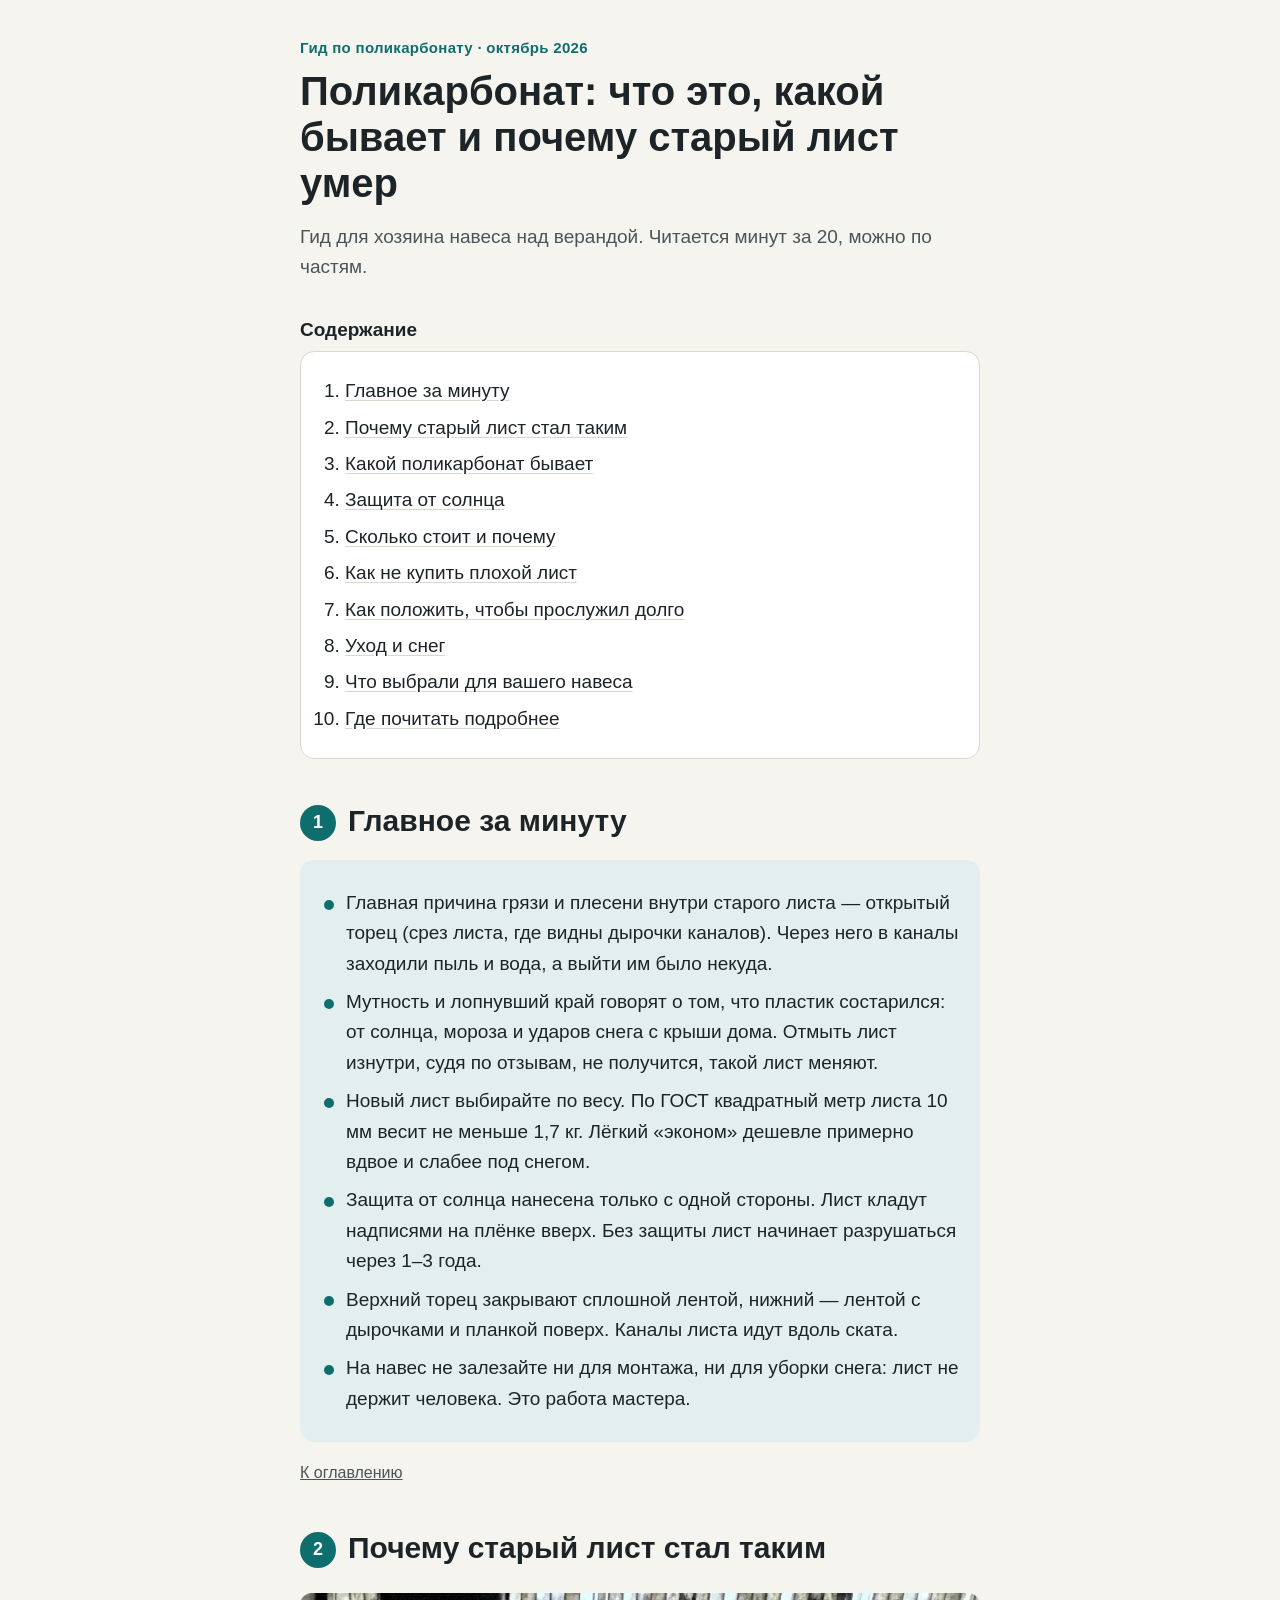
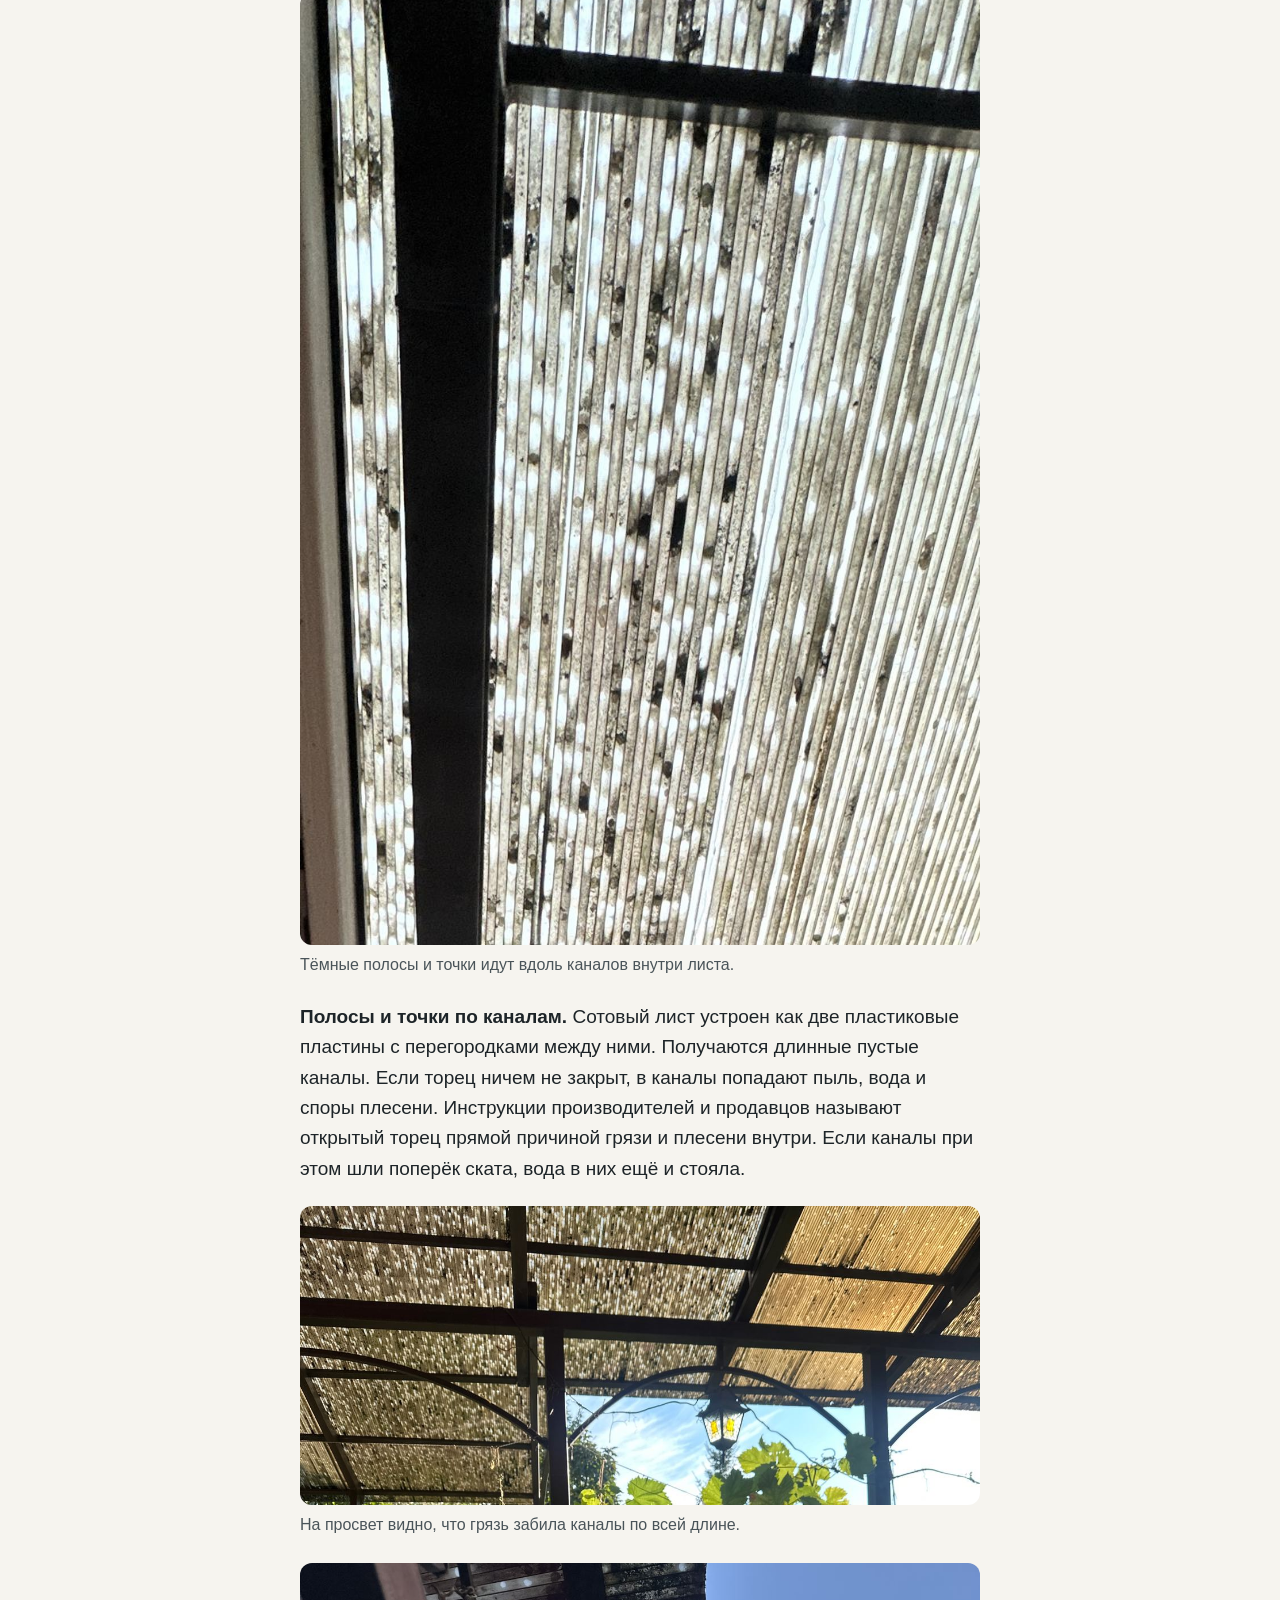
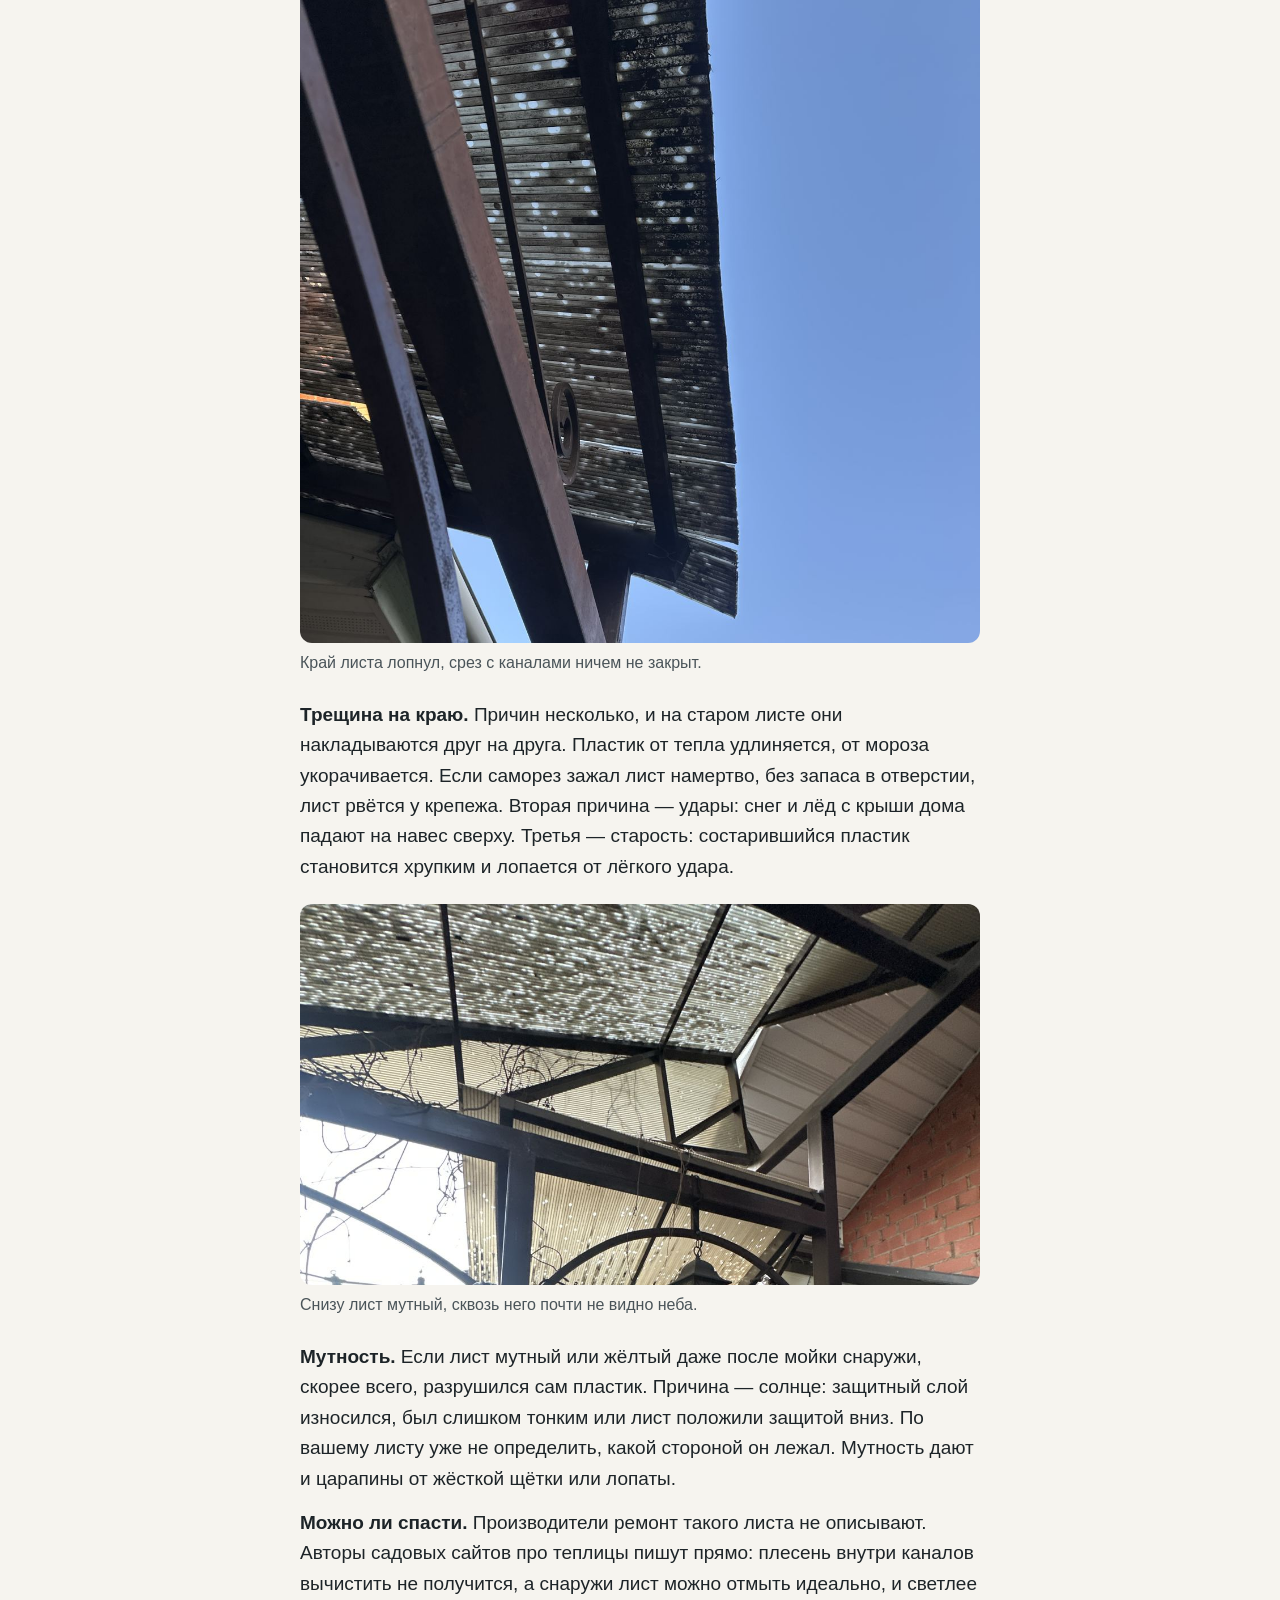
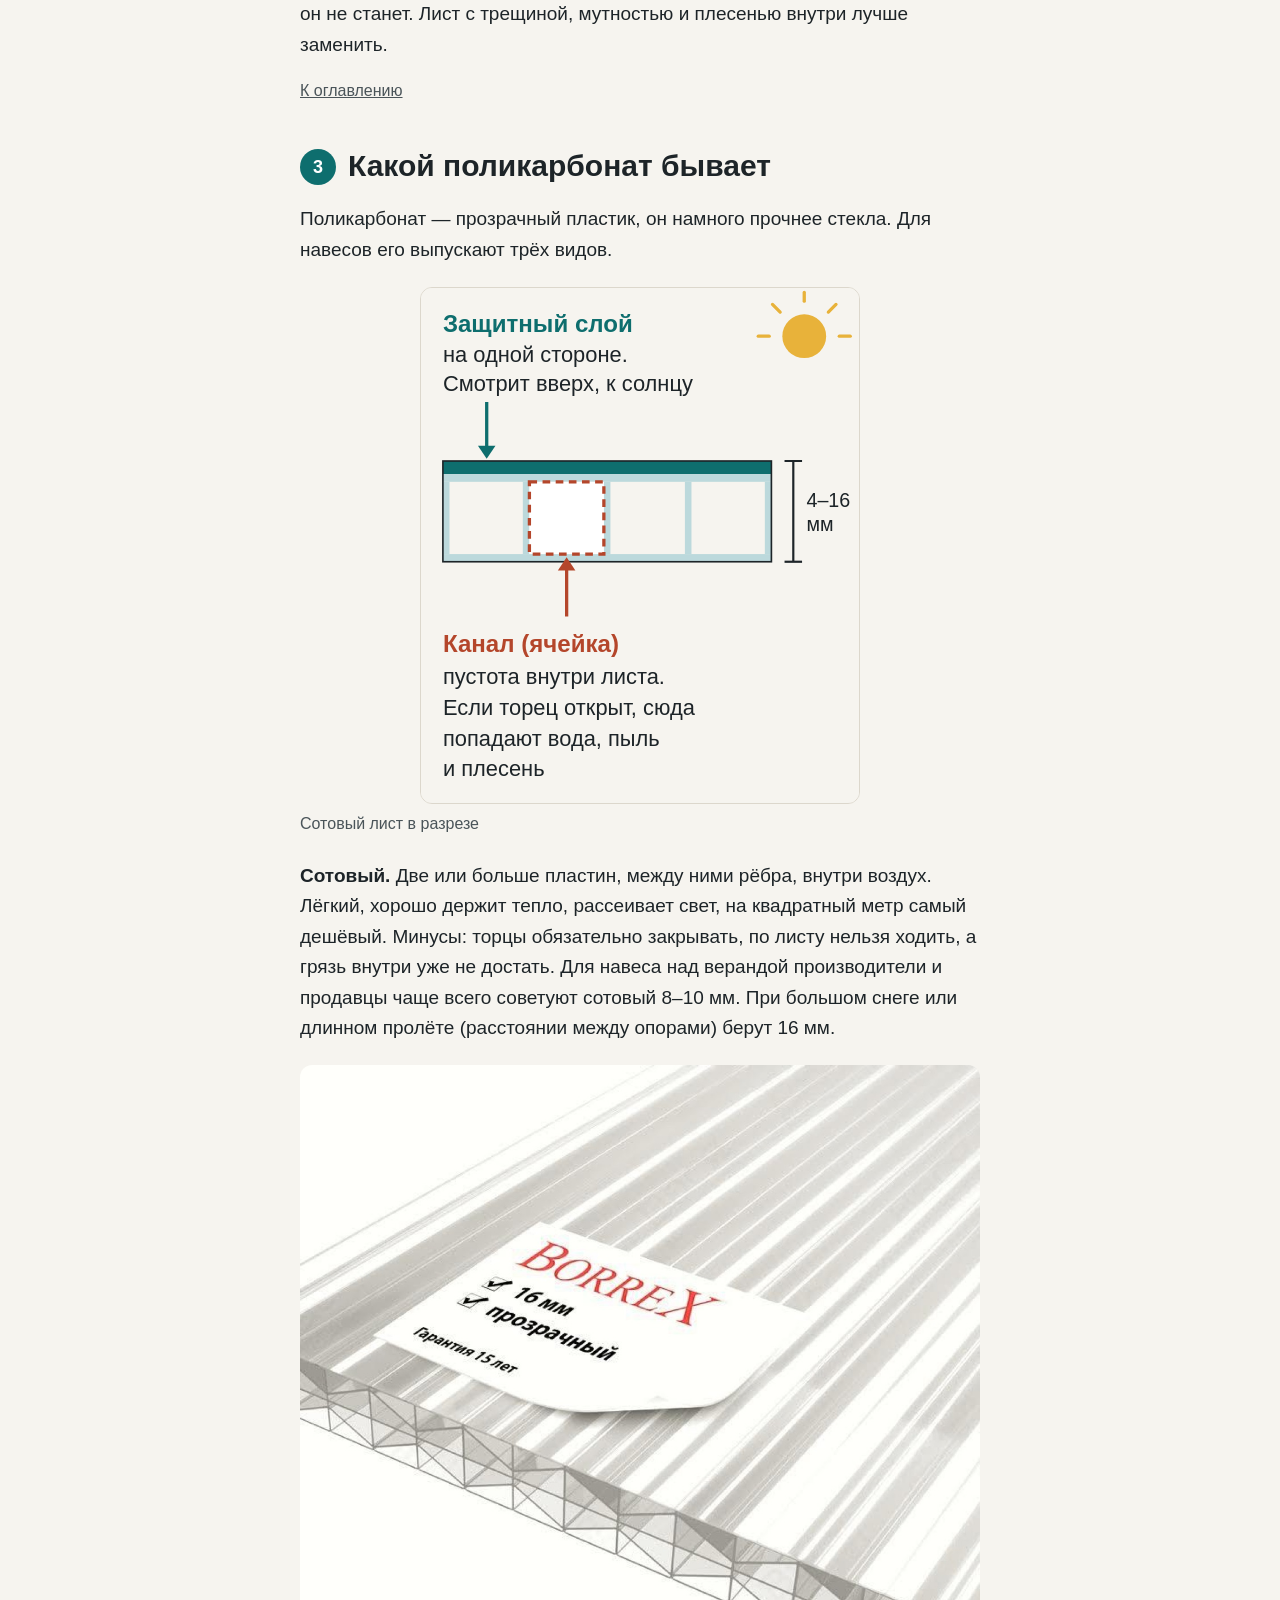
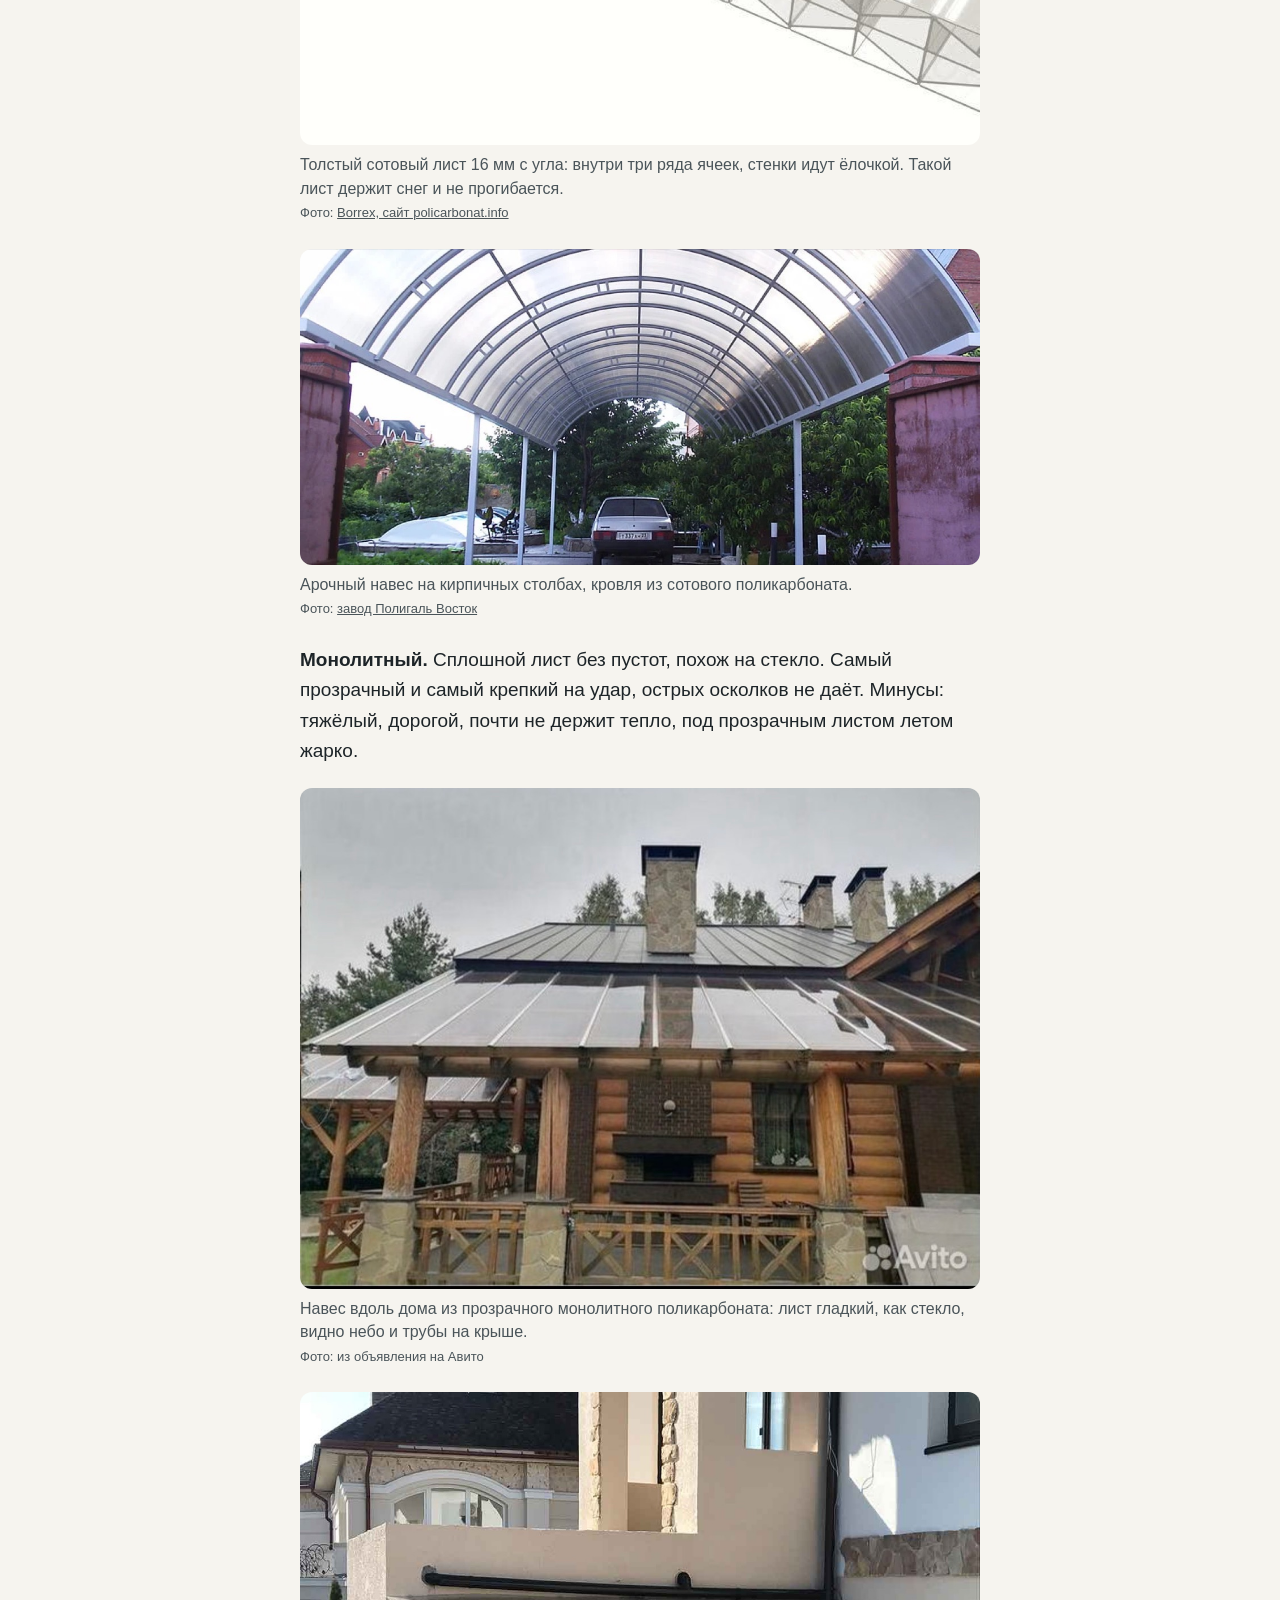
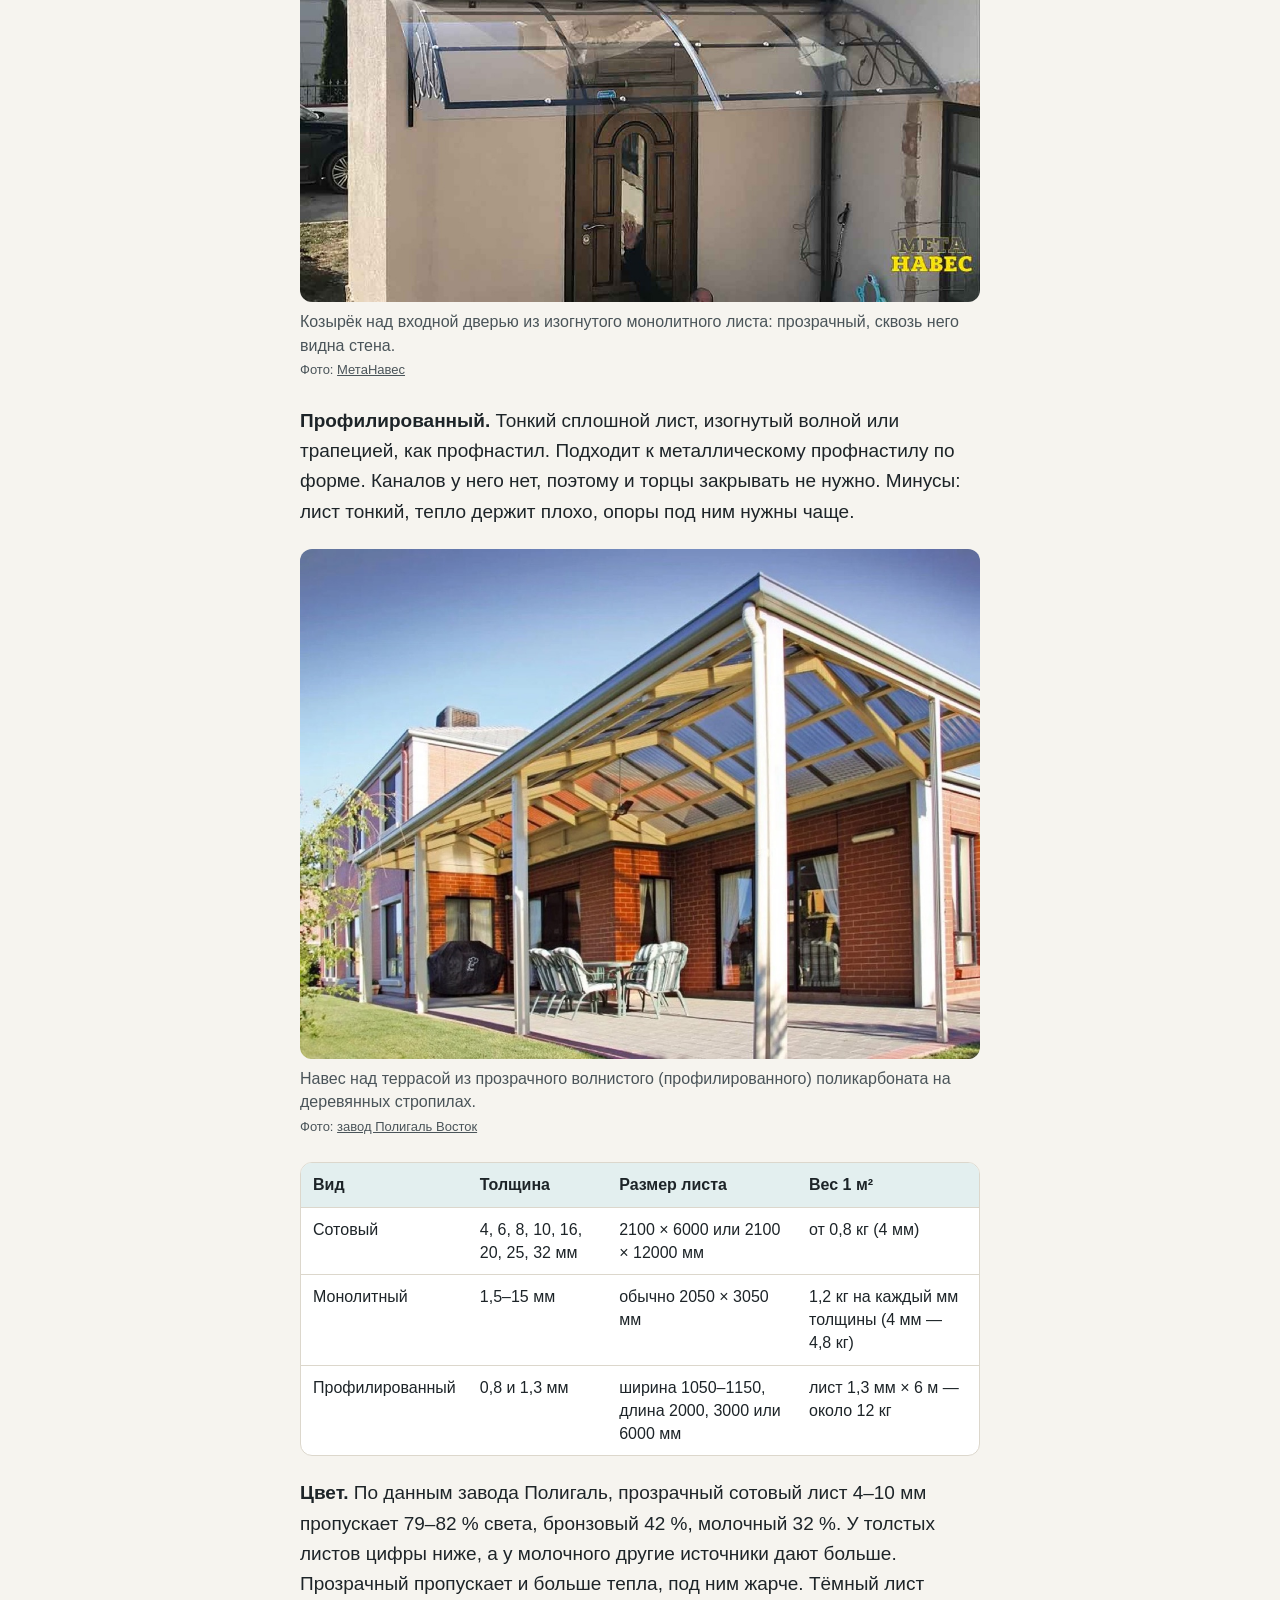
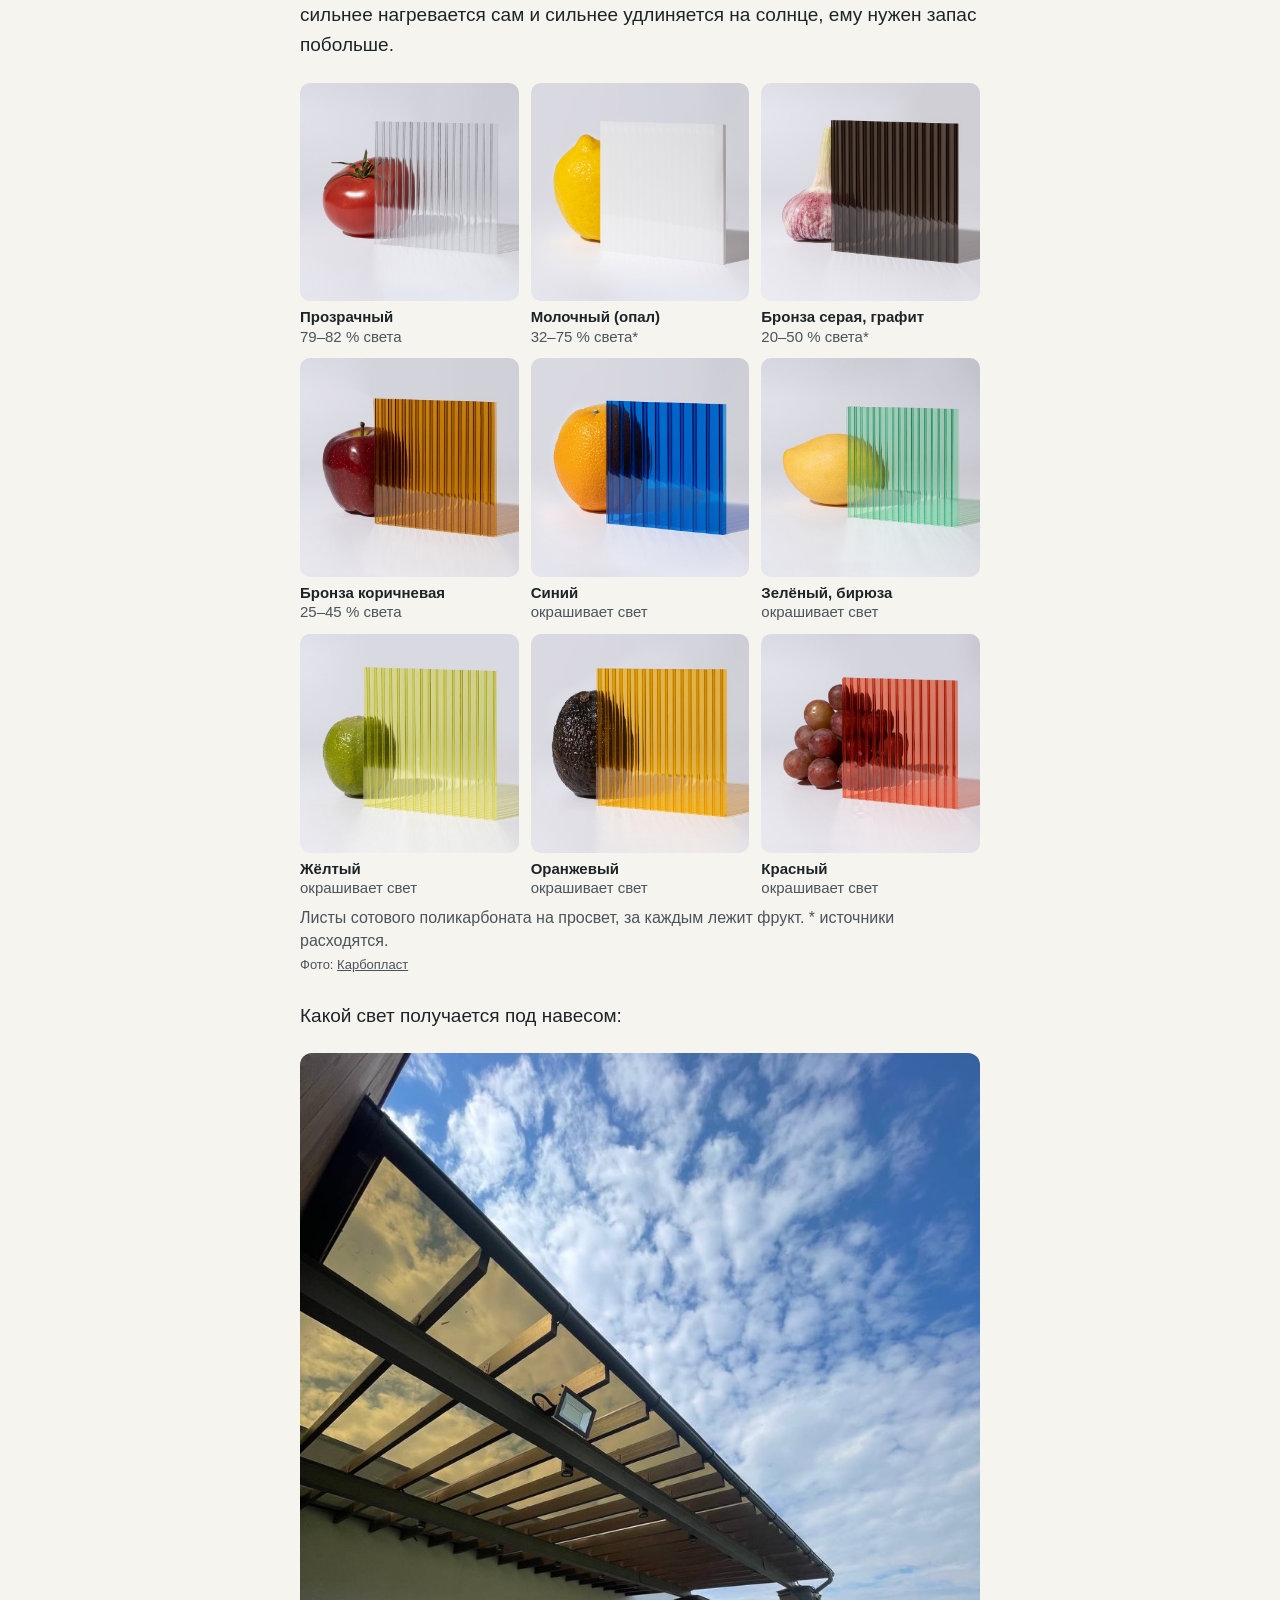
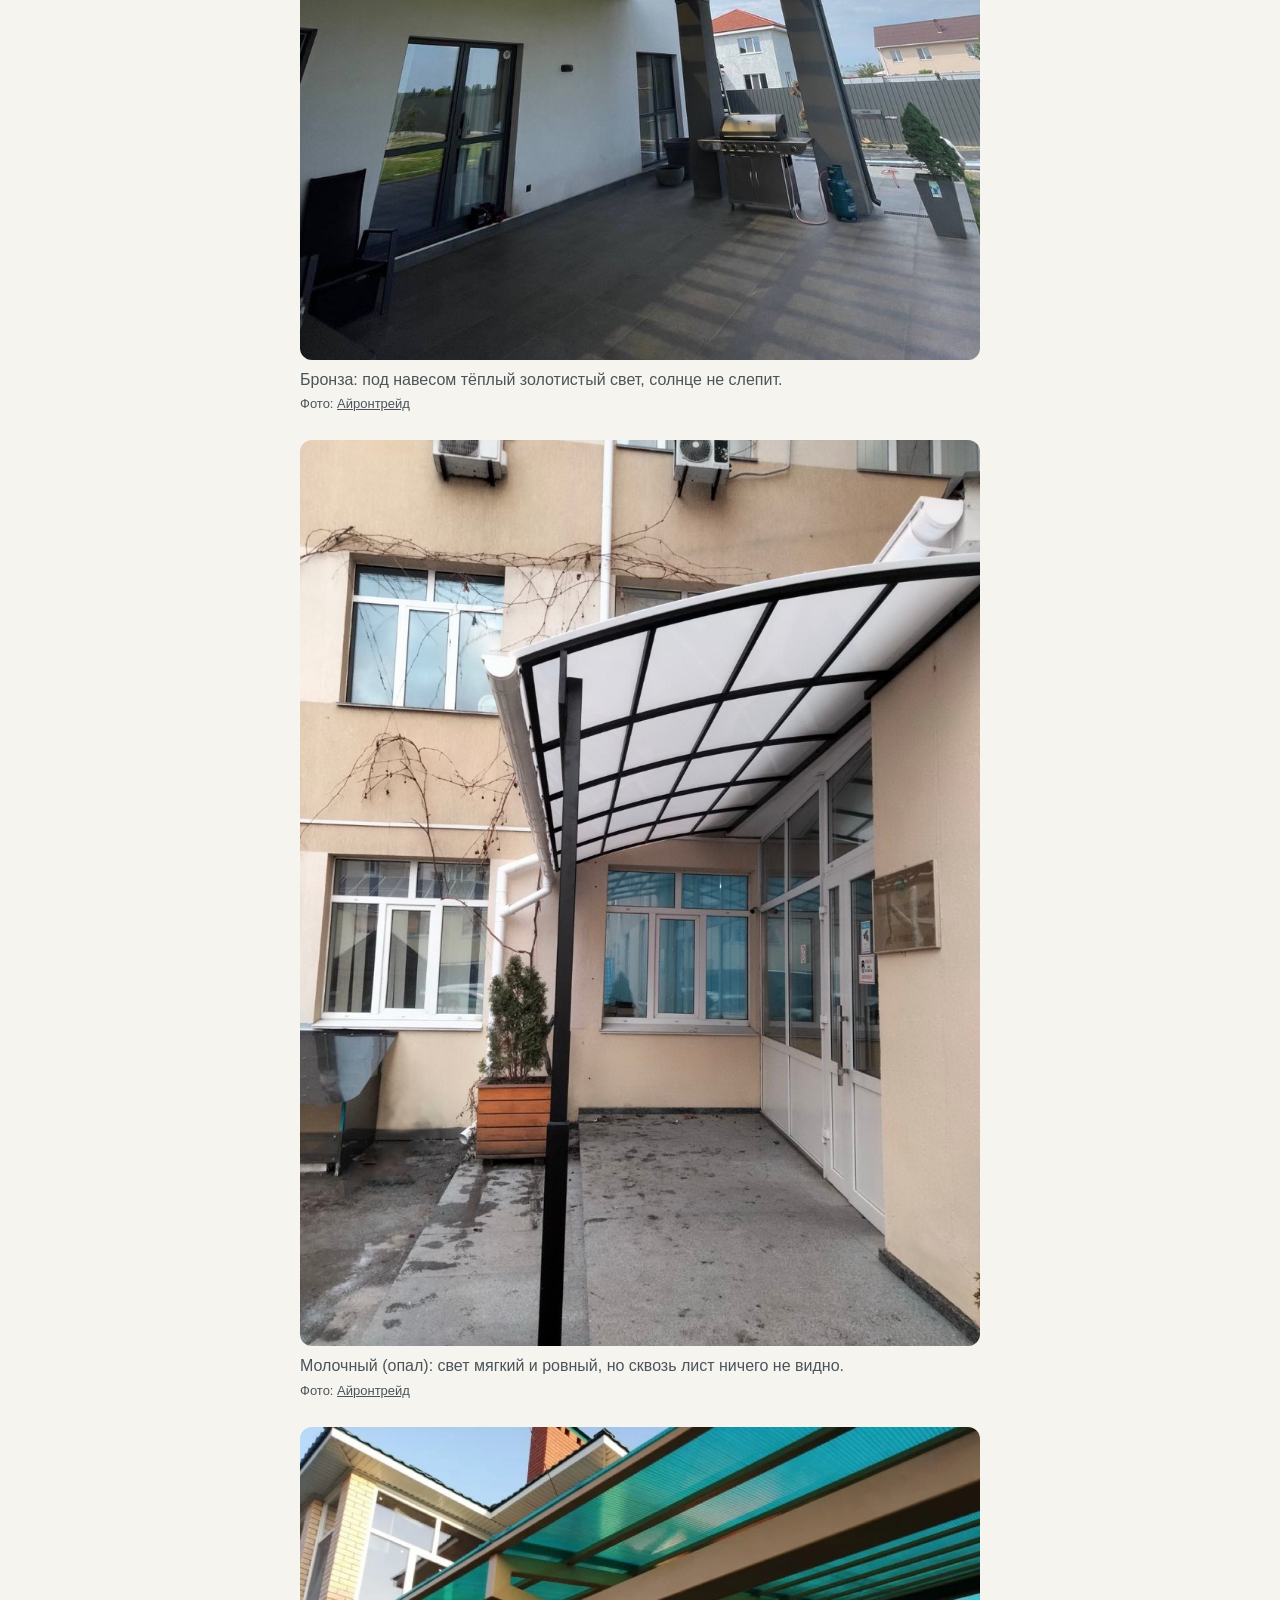
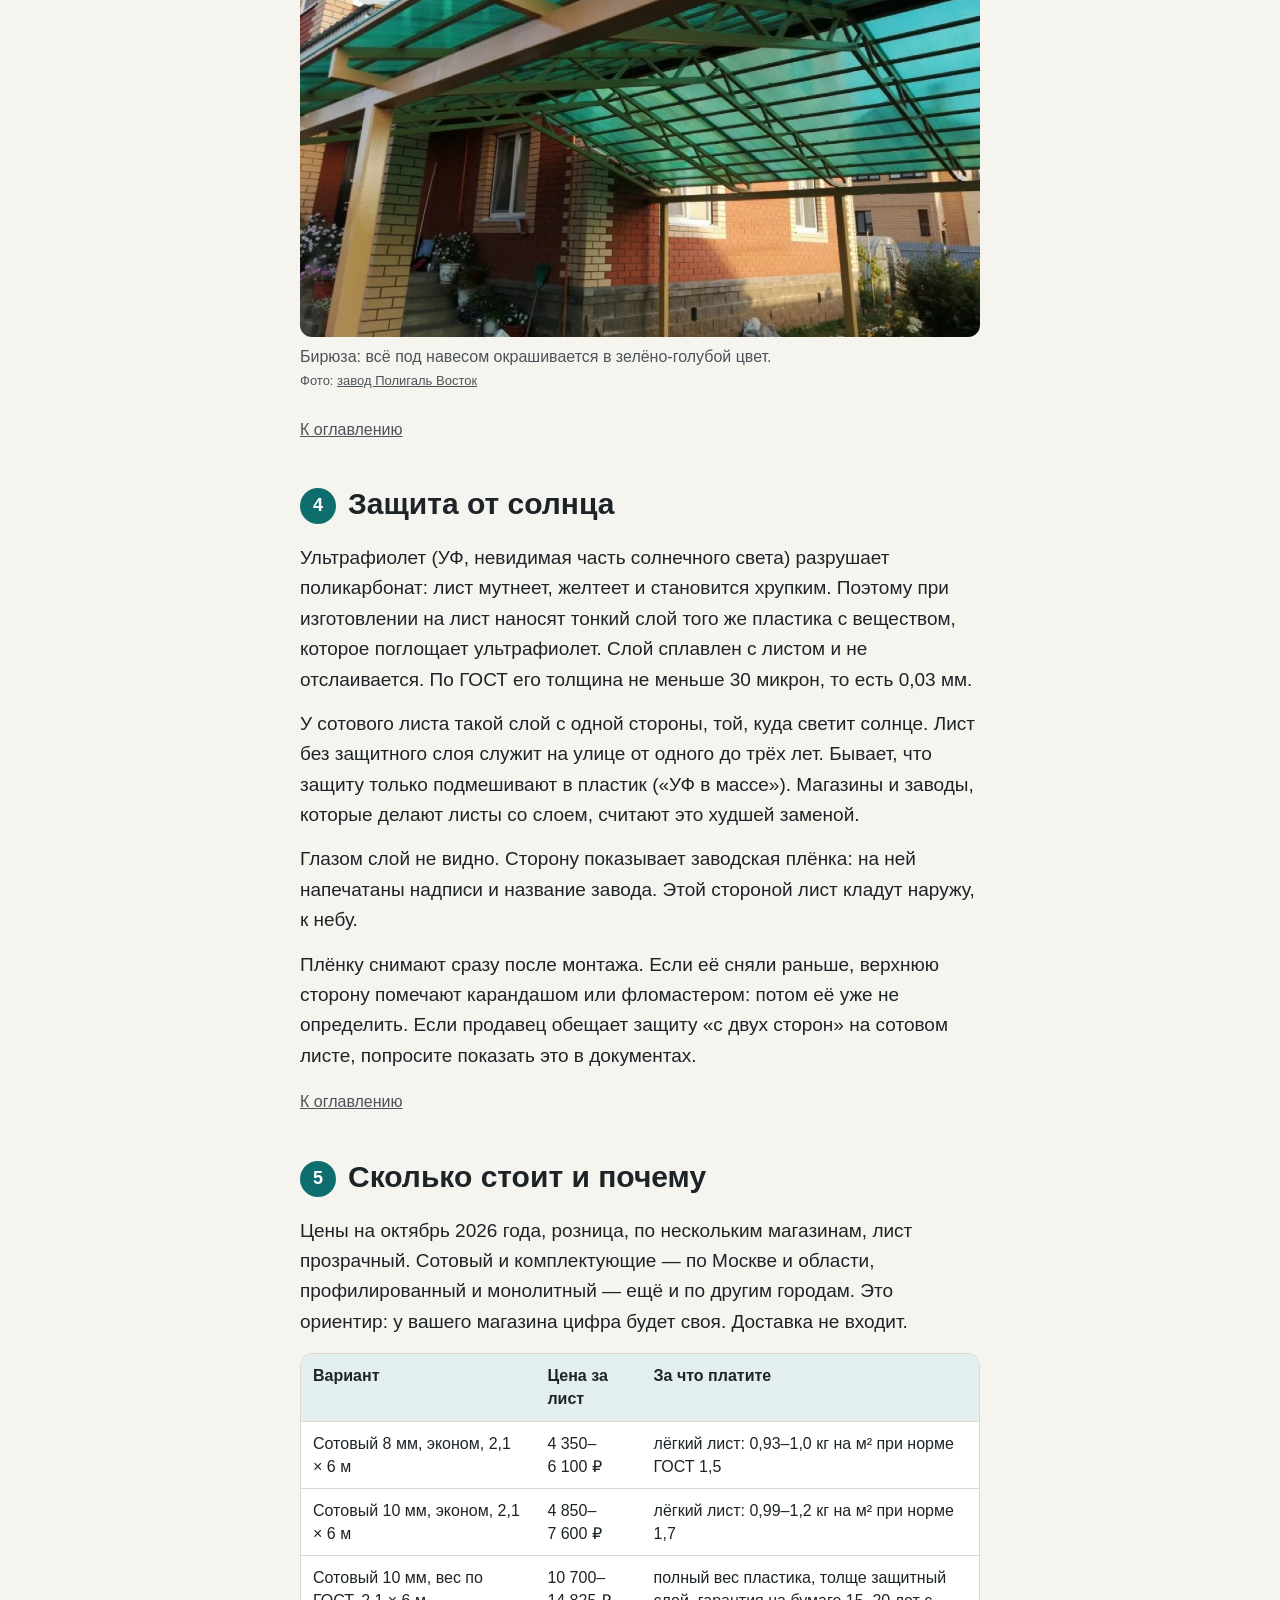
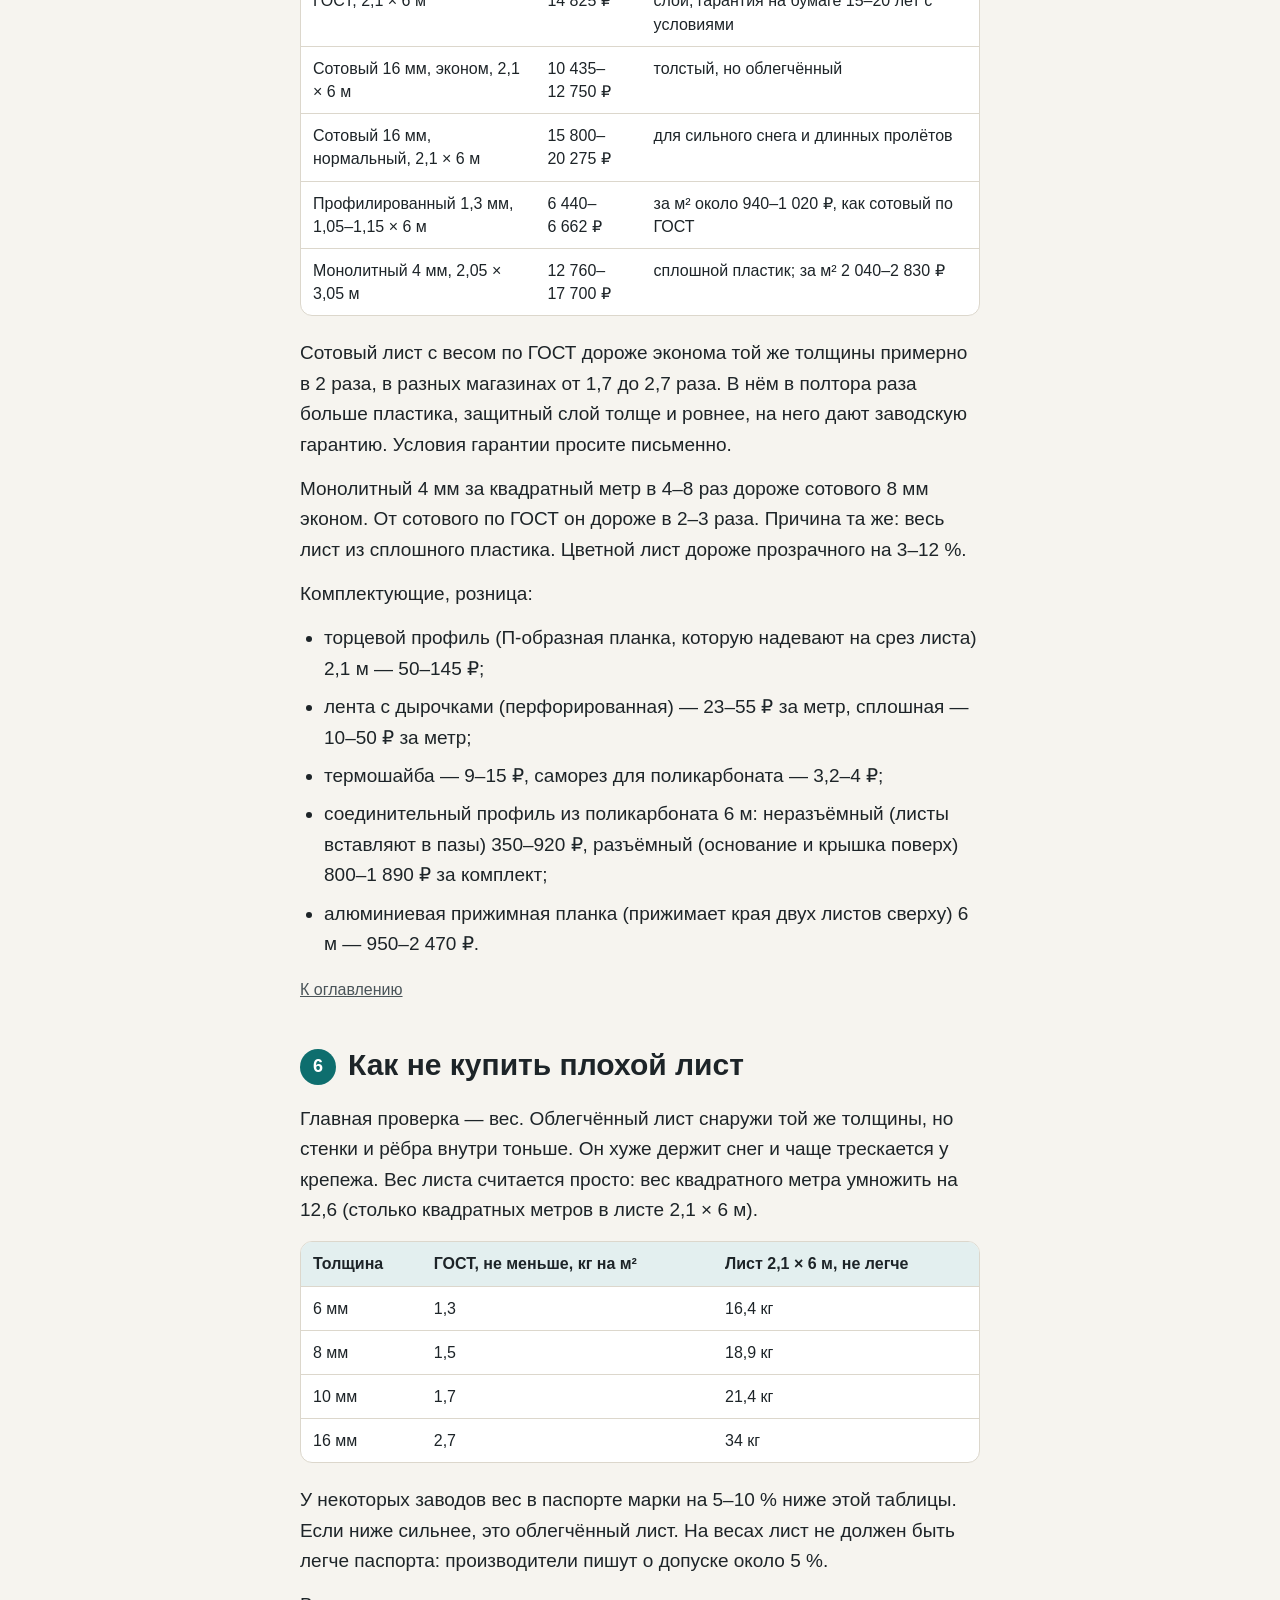
<file: polikarbonat/index.html>
<!doctype html>
<html lang="ru">
<head>
<meta charset="utf-8">
<meta name="viewport" content="width=device-width, initial-scale=1">
<meta name="robots" content="noindex, nofollow">
<title>Поликарбонат: что это, какой бывает и почему старый лист умер</title>
<link rel="stylesheet" href="gid.css?v=20261022a">
</head>
<body>
<header class="wrap top">
  <p class="kicker">Гид по поликарбонату · октябрь 2026</p>
  <h1>Поликарбонат: что это, какой бывает и почему старый лист умер</h1>
  <div class="lead"><p>Гид для хозяина навеса над верандой. Читается минут за 20, можно по частям.</p>
</div>
</header>
<nav class="wrap toc" id="toc">
  <p class="toc-title">Содержание</p>
  <ol><li><a href="#r1">Главное за минуту</a></li><li><a href="#r2">Почему старый лист стал таким</a></li><li><a href="#r3">Какой поликарбонат бывает</a></li><li><a href="#r4">Защита от солнца</a></li><li><a href="#r5">Сколько стоит и почему</a></li><li><a href="#r6">Как не купить плохой лист</a></li><li><a href="#r7">Как положить, чтобы прослужил долго</a></li><li><a href="#r8">Уход и снег</a></li><li><a href="#r9">Что выбрали для вашего навеса</a></li><li><a href="#r10">Где почитать подробнее</a></li></ol>
</nav>
<main class="wrap">
<section id="r1"><h2><span class="num">1</span>Главное за минуту</h2>
<ul>
<li>Главная причина грязи и плесени внутри старого листа — открытый торец (срез листа, где видны дырочки каналов). Через него в каналы заходили пыль и вода, а выйти им было некуда.</li>
<li>Мутность и лопнувший край говорят о том, что пластик состарился: от солнца, мороза и ударов снега с крыши дома. Отмыть лист изнутри, судя по отзывам, не получится, такой лист меняют.</li>
<li>Новый лист выбирайте по весу. По ГОСТ квадратный метр листа 10 мм весит не меньше 1,7 кг. Лёгкий «эконом» дешевле примерно вдвое и слабее под снегом.</li>
<li>Защита от солнца нанесена только с одной стороны. Лист кладут надписями на плёнке вверх. Без защиты лист начинает разрушаться через 1–3 года.</li>
<li>Верхний торец закрывают сплошной лентой, нижний — лентой с дырочками и планкой поверх. Каналы листа идут вдоль ската.</li>
<li>На навес не залезайте ни для монтажа, ни для уборки снега: лист не держит человека. Это работа мастера.</li>
</ul>
<p class="up"><a href="#toc">К оглавлению</a></p></section>
<section id="r2"><h2><span class="num">2</span>Почему старый лист стал таким</h2>
<figure class="photo"><img src="img/staryj-kanaly.jpg" alt="Тёмные полосы и точки идут вдоль каналов внутри листа." loading="lazy"><figcaption>Тёмные полосы и точки идут вдоль каналов внутри листа.</figcaption></figure>

<p><strong>Полосы и точки по каналам.</strong> Сотовый лист устроен как две пластиковые пластины с перегородками между ними. Получаются длинные пустые каналы. Если торец ничем не закрыт, в каналы попадают пыль, вода и споры плесени. Инструкции производителей и продавцов называют открытый торец прямой причиной грязи и плесени внутри. Если каналы при этом шли поперёк ската, вода в них ещё и стояла.</p>
<figure class="photo"><img src="img/staryj-svet.jpg" alt="На просвет видно, что грязь забила каналы по всей длине." loading="lazy"><figcaption>На просвет видно, что грязь забила каналы по всей длине.</figcaption></figure>

<figure class="photo"><img src="img/staryj-kraj.jpg" alt="Край листа лопнул, срез с каналами ничем не закрыт." loading="lazy"><figcaption>Край листа лопнул, срез с каналами ничем не закрыт.</figcaption></figure>

<p><strong>Трещина на краю.</strong> Причин несколько, и на старом листе они накладываются друг на друга. Пластик от тепла удлиняется, от мороза укорачивается. Если саморез зажал лист намертво, без запаса в отверстии, лист рвётся у крепежа. Вторая причина — удары: снег и лёд с крыши дома падают на навес сверху. Третья — старость: состарившийся пластик становится хрупким и лопается от лёгкого удара.</p>
<figure class="photo"><img src="img/staryj-snizu.jpg" alt="Снизу лист мутный, сквозь него почти не видно неба." loading="lazy"><figcaption>Снизу лист мутный, сквозь него почти не видно неба.</figcaption></figure>

<p><strong>Мутность.</strong> Если лист мутный или жёлтый даже после мойки снаружи, скорее всего, разрушился сам пластик. Причина — солнце: защитный слой износился, был слишком тонким или лист положили защитой вниз. По вашему листу уже не определить, какой стороной он лежал. Мутность дают и царапины от жёсткой щётки или лопаты.</p>
<p><strong>Можно ли спасти.</strong> Производители ремонт такого листа не описывают. Авторы садовых сайтов про теплицы пишут прямо: плесень внутри каналов вычистить не получится, а снаружи лист можно отмыть идеально, и светлее он не станет. Лист с трещиной, мутностью и плесенью внутри лучше заменить.</p>
<p class="up"><a href="#toc">К оглавлению</a></p></section>
<section id="r3"><h2><span class="num">3</span>Какой поликарбонат бывает</h2>
<p>Поликарбонат — прозрачный пластик, он намного прочнее стекла. Для навесов его выпускают трёх видов.</p>
<figure class="scheme"><svg xmlns="http://www.w3.org/2000/svg" viewBox="0 0 400 470" font-family="-apple-system, 'Segoe UI', Roboto, Arial, sans-serif" role="img" aria-label="Сотовый лист в разрезе: защитный слой сверху, внутри каналы, разделённые стенками">
  <rect width="400" height="470" fill="#f6f4ef"/>
  <circle cx="350" cy="44" r="20" fill="#e8b23a"/>
  <g stroke="#e8b23a" stroke-width="3" stroke-linecap="round"><line x1="350" y1="12" x2="350" y2="4"/><line x1="382" y1="44" x2="392" y2="44"/><line x1="318" y1="44" x2="308" y2="44"/><line x1="372" y1="22" x2="379" y2="15"/><line x1="328" y1="22" x2="321" y2="15"/></g>
  <text x="20" y="40" font-size="22" font-weight="700" fill="#0e6e6e">Защитный слой</text>
  <text x="20" y="68" font-size="20" fill="#1d2428">на одной стороне.</text>
  <text x="20" y="94" font-size="20" fill="#1d2428">Смотрит вверх, к солнцу</text>
  <line x1="60" y1="104" x2="60" y2="150" stroke="#0e6e6e" stroke-width="3"/>
  <polygon points="52,144 68,144 60,156" fill="#0e6e6e"/>
  <g transform="translate(20,158)">
    <rect x="0" y="0" width="300" height="12" fill="#0e6e6e"/>
    <rect x="0" y="12" width="300" height="7" fill="#bcd9dc"/>
    <rect x="0" y="85" width="300" height="7" fill="#bcd9dc"/>
    <g fill="#bcd9dc"><rect x="0" y="19" width="6" height="66"/><rect x="73" y="19" width="6" height="66"/><rect x="147" y="19" width="6" height="66"/><rect x="221" y="19" width="6" height="66"/><rect x="294" y="19" width="6" height="66"/></g>
    <rect x="0" y="0" width="300" height="92" fill="none" stroke="#1d2428" stroke-width="1.5"/>
    <rect x="79" y="19" width="68" height="66" fill="#fff" stroke="#b4462b" stroke-width="3" stroke-dasharray="7 5"/>
    <line x1="320" y1="0" x2="320" y2="92" stroke="#1d2428" stroke-width="2"/>
    <line x1="312" y1="0" x2="328" y2="0" stroke="#1d2428" stroke-width="2"/><line x1="312" y1="92" x2="328" y2="92" stroke="#1d2428" stroke-width="2"/>
  </g>
  <text x="352" y="200" font-size="18" fill="#1d2428">4–16</text><text x="352" y="222" font-size="18" fill="#1d2428">мм</text>
  <line x1="133" y1="252" x2="133" y2="300" stroke="#b4462b" stroke-width="3"/>
  <polygon points="125,258 141,258 133,246" fill="#b4462b"/>
  <text x="20" y="332" font-size="22" font-weight="700" fill="#b4462b">Канал (ячейка)</text>
  <text x="20" y="362" font-size="20" fill="#1d2428">пустота внутри листа.</text>
  <text x="20" y="390" font-size="20" fill="#1d2428">Если торец открыт, сюда</text>
  <text x="20" y="418" font-size="20" fill="#1d2428">попадают вода, пыль</text>
  <text x="20" y="446" font-size="20" fill="#1d2428">и плесень</text>
</svg>
<figcaption>Сотовый лист в разрезе</figcaption></figure>

<p><strong>Сотовый.</strong> Две или больше пластин, между ними рёбра, внутри воздух. Лёгкий, хорошо держит тепло, рассеивает свет, на квадратный метр самый дешёвый. Минусы: торцы обязательно закрывать, по листу нельзя ходить, а грязь внутри уже не достать. Для навеса над верандой производители и продавцы чаще всего советуют сотовый 8–10 мм. При большом снеге или длинном пролёте (расстоянии между опорами) берут 16 мм.</p>
<figure class="photo"><img src="img/tolstyj-torec.jpg" alt="Толстый сотовый лист 16 мм с угла: внутри три ряда ячеек, стенки идут ёлочкой. Такой лист держит снег и не прогибается." loading="lazy"><figcaption>Толстый сотовый лист 16 мм с угла: внутри три ряда ячеек, стенки идут ёлочкой. Такой лист держит снег и не прогибается.<span class="credit">Фото: <a href="https://policarbonat.info/catalog/sotovyy_polikarbonat/6914/" target="_blank" rel="noopener" target="_blank" rel="noopener">Borrex, сайт policarbonat.info</a></span></figcaption></figure>

<figure class="photo"><img src="img/tolstyj-naves-3.jpg" alt="Арочный навес на кирпичных столбах, кровля из сотового поликарбоната." loading="lazy"><figcaption>Арочный навес на кирпичных столбах, кровля из сотового поликарбоната.<span class="credit">Фото: <a href="https://polygalvostok.ru/blog/naves-dlya-avtomobilya-iz-polikarbonata/" target="_blank" rel="noopener" target="_blank" rel="noopener">завод Полигаль Восток</a></span></figcaption></figure>

<p><strong>Монолитный.</strong> Сплошной лист без пустот, похож на стекло. Самый прозрачный и самый крепкий на удар, острых осколков не даёт. Минусы: тяжёлый, дорогой, почти не держит тепло, под прозрачным листом летом жарко.</p>
<figure class="photo"><img src="img/monolit-dom.jpg" alt="Навес вдоль дома из прозрачного монолитного поликарбоната: лист гладкий, как стекло, видно небо и трубы на крыше." loading="lazy"><figcaption>Навес вдоль дома из прозрачного монолитного поликарбоната: лист гладкий, как стекло, видно небо и трубы на крыше.<span class="credit">Фото: из объявления на Авито</span></figcaption></figure>

<figure class="photo"><img src="img/monolit-naves-1.jpg" alt="Козырёк над входной дверью из изогнутого монолитного листа: прозрачный, сквозь него видна стена." loading="lazy"><figcaption>Козырёк над входной дверью из изогнутого монолитного листа: прозрачный, сквозь него видна стена.<span class="credit">Фото: <a href="https://metanaves.ru/product/kozyrek-pered-vhodom-iz-monolitnogo-polikarbonata/" target="_blank" rel="noopener" target="_blank" rel="noopener">МетаНавес</a></span></figcaption></figure>

<p><strong>Профилированный.</strong> Тонкий сплошной лист, изогнутый волной или трапецией, как профнастил. Подходит к металлическому профнастилу по форме. Каналов у него нет, поэтому и торцы закрывать не нужно. Минусы: лист тонкий, тепло держит плохо, опоры под ним нужны чаще.</p>
<figure class="photo"><img src="img/monolit-naves-3-profil.jpg" alt="Навес над террасой из прозрачного волнистого (профилированного) поликарбоната на деревянных стропилах." loading="lazy"><figcaption>Навес над террасой из прозрачного волнистого (профилированного) поликарбоната на деревянных стропилах.<span class="credit">Фото: <a href="https://polygalvostok.ru/projects/" target="_blank" rel="noopener" target="_blank" rel="noopener">завод Полигаль Восток</a></span></figcaption></figure>

<div class="table-wrap"><table>
<thead>
<tr>
<th>Вид</th>
<th>Толщина</th>
<th>Размер листа</th>
<th>Вес 1 м²</th>
</tr>
</thead>
<tbody>
<tr>
<td data-label="Вид">Сотовый</td>
<td data-label="Толщина">4, 6, 8, 10, 16, 20, 25, 32 мм</td>
<td data-label="Размер листа">2100 × 6000 или 2100 × 12000 мм</td>
<td data-label="Вес 1 м²">от 0,8 кг (4 мм)</td>
</tr>
<tr>
<td data-label="Вид">Монолитный</td>
<td data-label="Толщина">1,5–15 мм</td>
<td data-label="Размер листа">обычно 2050 × 3050 мм</td>
<td data-label="Вес 1 м²">1,2 кг на каждый мм толщины (4 мм — 4,8 кг)</td>
</tr>
<tr>
<td data-label="Вид">Профилированный</td>
<td data-label="Толщина">0,8 и 1,3 мм</td>
<td data-label="Размер листа">ширина 1050–1150, длина 2000, 3000 или 6000 мм</td>
<td data-label="Вес 1 м²">лист 1,3 мм × 6 м — около 12 кг</td>
</tr>
</tbody>
</table></div>
<p><strong>Цвет.</strong> По данным завода Полигаль, прозрачный сотовый лист 4–10 мм пропускает 79–82 % света, бронзовый 42 %, молочный 32 %. У толстых листов цифры ниже, а у молочного другие источники дают больше. Прозрачный пропускает и больше тепла, под ним жарче. Тёмный лист сильнее нагревается сам и сильнее удлиняется на солнце, ему нужен запас побольше.</p>
<figure class="colors"><div class="colors-grid"><div class="color"><img src="img/cvet-prozrachnyj.jpg" alt="Прозрачный" loading="lazy"><b>Прозрачный</b><span>79–82 % света</span></div><div class="color"><img src="img/cvet-opal.jpg" alt="Молочный (опал)" loading="lazy"><b>Молочный (опал)</b><span>32–75 % света*</span></div><div class="color"><img src="img/cvet-bronza-seraya.jpg" alt="Бронза серая, графит" loading="lazy"><b>Бронза серая, графит</b><span>20–50 % света*</span></div><div class="color"><img src="img/cvet-bronza-korichnevaya.jpg" alt="Бронза коричневая" loading="lazy"><b>Бронза коричневая</b><span>25–45 % света</span></div><div class="color"><img src="img/cvet-sinij.jpg" alt="Синий" loading="lazy"><b>Синий</b><span>окрашивает свет</span></div><div class="color"><img src="img/cvet-zelenyj-biryuza.jpg" alt="Зелёный, бирюза" loading="lazy"><b>Зелёный, бирюза</b><span>окрашивает свет</span></div><div class="color"><img src="img/cvet-zheltyj.jpg" alt="Жёлтый" loading="lazy"><b>Жёлтый</b><span>окрашивает свет</span></div><div class="color"><img src="img/cvet-oranzhevyj.jpg" alt="Оранжевый" loading="lazy"><b>Оранжевый</b><span>окрашивает свет</span></div><div class="color"><img src="img/cvet-krasnyj.jpg" alt="Красный" loading="lazy"><b>Красный</b><span>окрашивает свет</span></div></div><figcaption>Листы сотового поликарбоната на просвет, за каждым лежит фрукт. * источники расходятся.<span class="credit">Фото: <a href="https://spb.carboplast.ru/navesy-iz-polikarbonata" target="_blank" rel="noopener" target="_blank" rel="noopener">Карбопласт</a></span></figcaption></figure>

<p>Какой свет получается под навесом:</p>
<figure class="photo"><img src="img/naves-bronza.jpg" alt="Бронза: под навесом тёплый золотистый свет, солнце не слепит." loading="lazy"><figcaption>Бронза: под навесом тёплый золотистый свет, солнце не слепит.<span class="credit">Фото: <a href="https://airontrade.ua/ru/kolory-polikarbonatu-bronza-hrafit-opal/" target="_blank" rel="noopener" target="_blank" rel="noopener">Айронтрейд</a></span></figcaption></figure>

<figure class="photo"><img src="img/naves-opal.jpg" alt="Молочный (опал): свет мягкий и ровный, но сквозь лист ничего не видно." loading="lazy"><figcaption>Молочный (опал): свет мягкий и ровный, но сквозь лист ничего не видно.<span class="credit">Фото: <a href="https://airontrade.ua/ru/kolory-polikarbonatu-bronza-hrafit-opal/" target="_blank" rel="noopener" target="_blank" rel="noopener">Айронтрейд</a></span></figcaption></figure>

<figure class="photo"><img src="img/cvet-naves-biryuza.jpg" alt="Бирюза: всё под навесом окрашивается в зелёно-голубой цвет." loading="lazy"><figcaption>Бирюза: всё под навесом окрашивается в зелёно-голубой цвет.<span class="credit">Фото: <a href="https://polygalvostok.ru/blog/naves-dlya-avtomobilya-iz-polikarbonata/" target="_blank" rel="noopener" target="_blank" rel="noopener">завод Полигаль Восток</a></span></figcaption></figure>

<p class="up"><a href="#toc">К оглавлению</a></p></section>
<section id="r4"><h2><span class="num">4</span>Защита от солнца</h2>
<p>Ультрафиолет (УФ, невидимая часть солнечного света) разрушает поликарбонат: лист мутнеет, желтеет и становится хрупким. Поэтому при изготовлении на лист наносят тонкий слой того же пластика с веществом, которое поглощает ультрафиолет. Слой сплавлен с листом и не отслаивается. По ГОСТ его толщина не меньше 30 микрон, то есть 0,03 мм.</p>
<p>У сотового листа такой слой с одной стороны, той, куда светит солнце. Лист без защитного слоя служит на улице от одного до трёх лет. Бывает, что защиту только подмешивают в пластик («УФ в массе»). Магазины и заводы, которые делают листы со слоем, считают это худшей заменой.</p>
<p>Глазом слой не видно. Сторону показывает заводская плёнка: на ней напечатаны надписи и название завода. Этой стороной лист кладут наружу, к небу.</p>
<p>Плёнку снимают сразу после монтажа. Если её сняли раньше, верхнюю сторону помечают карандашом или фломастером: потом её уже не определить. Если продавец обещает защиту «с двух сторон» на сотовом листе, попросите показать это в документах.</p>
<p class="up"><a href="#toc">К оглавлению</a></p></section>
<section id="r5"><h2><span class="num">5</span>Сколько стоит и почему</h2>
<p>Цены на октябрь 2026 года, розница, по нескольким магазинам, лист прозрачный. Сотовый и комплектующие — по Москве и области, профилированный и монолитный — ещё и по другим городам. Это ориентир: у вашего магазина цифра будет своя. Доставка не входит.</p>
<div class="table-wrap"><table>
<thead>
<tr>
<th>Вариант</th>
<th>Цена за лист</th>
<th>За что платите</th>
</tr>
</thead>
<tbody>
<tr>
<td data-label="Вариант">Сотовый 8 мм, эконом, 2,1 × 6 м</td>
<td data-label="Цена за лист">4&nbsp;350–6&nbsp;100 ₽</td>
<td data-label="За что платите">лёгкий лист: 0,93–1,0 кг на м² при норме ГОСТ 1,5</td>
</tr>
<tr>
<td data-label="Вариант">Сотовый 10 мм, эконом, 2,1 × 6 м</td>
<td data-label="Цена за лист">4&nbsp;850–7&nbsp;600 ₽</td>
<td data-label="За что платите">лёгкий лист: 0,99–1,2 кг на м² при норме 1,7</td>
</tr>
<tr>
<td data-label="Вариант">Сотовый 10 мм, вес по ГОСТ, 2,1 × 6 м</td>
<td data-label="Цена за лист">10&nbsp;700–14&nbsp;825 ₽</td>
<td data-label="За что платите">полный вес пластика, толще защитный слой, гарантия на бумаге 15–20 лет с условиями</td>
</tr>
<tr>
<td data-label="Вариант">Сотовый 16 мм, эконом, 2,1 × 6 м</td>
<td data-label="Цена за лист">10&nbsp;435–12&nbsp;750 ₽</td>
<td data-label="За что платите">толстый, но облегчённый</td>
</tr>
<tr>
<td data-label="Вариант">Сотовый 16 мм, нормальный, 2,1 × 6 м</td>
<td data-label="Цена за лист">15&nbsp;800–20&nbsp;275 ₽</td>
<td data-label="За что платите">для сильного снега и длинных пролётов</td>
</tr>
<tr>
<td data-label="Вариант">Профилированный 1,3 мм, 1,05–1,15 × 6 м</td>
<td data-label="Цена за лист">6&nbsp;440–6&nbsp;662 ₽</td>
<td data-label="За что платите">за м² около 940–1&nbsp;020 ₽, как сотовый по ГОСТ</td>
</tr>
<tr>
<td data-label="Вариант">Монолитный 4 мм, 2,05 × 3,05 м</td>
<td data-label="Цена за лист">12&nbsp;760–17&nbsp;700 ₽</td>
<td data-label="За что платите">сплошной пластик; за м² 2&nbsp;040–2&nbsp;830 ₽</td>
</tr>
</tbody>
</table></div>
<p>Сотовый лист с весом по ГОСТ дороже эконома той же толщины примерно в 2 раза, в разных магазинах от 1,7 до 2,7 раза. В нём в полтора раза больше пластика, защитный слой толще и ровнее, на него дают заводскую гарантию. Условия гарантии просите письменно.</p>
<p>Монолитный 4 мм за квадратный метр в 4–8 раз дороже сотового 8 мм эконом. От сотового по ГОСТ он дороже в 2–3 раза. Причина та же: весь лист из сплошного пластика. Цветной лист дороже прозрачного на 3–12 %.</p>
<p>Комплектующие, розница:</p>
<ul>
<li>торцевой профиль (П-образная планка, которую надевают на срез листа) 2,1 м — 50–145 ₽;</li>
<li>лента с дырочками (перфорированная) — 23–55 ₽ за метр, сплошная — 10–50 ₽ за метр;</li>
<li>термошайба — 9–15 ₽, саморез для поликарбоната — 3,2–4 ₽;</li>
<li>соединительный профиль из поликарбоната 6 м: неразъёмный (листы вставляют в пазы) 350–920 ₽, разъёмный (основание и крышка поверх) 800–1&nbsp;890 ₽ за комплект;</li>
<li>алюминиевая прижимная планка (прижимает края двух листов сверху) 6 м — 950–2&nbsp;470 ₽.</li>
</ul>
<p class="up"><a href="#toc">К оглавлению</a></p></section>
<section id="r6"><h2><span class="num">6</span>Как не купить плохой лист</h2>
<p>Главная проверка — вес. Облегчённый лист снаружи той же толщины, но стенки и рёбра внутри тоньше. Он хуже держит снег и чаще трескается у крепежа. Вес листа считается просто: вес квадратного метра умножить на 12,6 (столько квадратных метров в листе 2,1 × 6 м).</p>
<div class="table-wrap"><table>
<thead>
<tr>
<th>Толщина</th>
<th>ГОСТ, не меньше, кг на м²</th>
<th>Лист 2,1 × 6 м, не легче</th>
</tr>
</thead>
<tbody>
<tr>
<td data-label="Толщина">6 мм</td>
<td data-label="ГОСТ, не меньше, кг на м²">1,3</td>
<td data-label="Лист 2,1 × 6 м, не легче">16,4 кг</td>
</tr>
<tr>
<td data-label="Толщина">8 мм</td>
<td data-label="ГОСТ, не меньше, кг на м²">1,5</td>
<td data-label="Лист 2,1 × 6 м, не легче">18,9 кг</td>
</tr>
<tr>
<td data-label="Толщина">10 мм</td>
<td data-label="ГОСТ, не меньше, кг на м²">1,7</td>
<td data-label="Лист 2,1 × 6 м, не легче">21,4 кг</td>
</tr>
<tr>
<td data-label="Толщина">16 мм</td>
<td data-label="ГОСТ, не меньше, кг на м²">2,7</td>
<td data-label="Лист 2,1 × 6 м, не легче">34 кг</td>
</tr>
</tbody>
</table></div>
<p>У некоторых заводов вес в паспорте марки на 5–10 % ниже этой таблицы. Если ниже сильнее, это облегчённый лист. На весах лист не должен быть легче паспорта: производители пишут о допуске около 5 %.</p>
<p>В магазине проверьте:</p>
<ol>
<li>Плёнка с названием завода, сайтом, указанием стороны с защитой и гарантией.</li>
<li>На самом листе, не на плёнке, напечатаны марка, толщина, дата и партия.</li>
<li>Вес по паспорту марки или на весах.</li>
<li>Толщина штангенциркулем (прибор для точного замера, обычно есть у продавца) в 3–5 местах, отклонение не больше 0,5 мм.</li>
<li>На просвет нет пузырьков, вкраплений, мутных полос. Срез прозрачный или голубоватый, не серый и не жёлтый.</li>
<li>Лист ровный, без волны и заломов, плёнка цела и не прилипла намертво.</li>
<li>В счёте и чеке то же название, что на маркировке. Чек сохраните.</li>
<li>Продавец есть в списке дилеров на сайте завода.</li>
</ol>
<p>Спросите продавца:</p>
<ol>
<li>Какой завод и какая серия: полновесная или облегчённая?</li>
<li>Сколько весит квадратный метр этой толщины по паспорту и можно ли взвесить лист?</li>
<li>С какой стороны защитный слой и какой он толщины?</li>
<li>Какой наименьший уклон кровли разрешён в инструкции к этому листу? У нас навес пологий, около 7–8 градусов.</li>
<li>Какая гарантия на эту серию и при каких условиях она сохраняется? Попросите письменно.</li>
<li>Есть ли паспорт на партию?</li>
<li>Как привезли на склад и как повезут ко мне? Лист должен лежать в машине плоско, во всю длину. Если его сворачивали в рулон, у части заводов гарантия пропадает.</li>
</ol>
<p>Цена заметно ниже рынка — повод насторожиться: завод Полигаль Восток предупреждает о подделках своей упаковки. Карбогласс признан банкротом в 2024 году. Его листы ещё бывают в продаже, но гарантию по ним получить, скорее всего, не удастся.</p>
<p class="up"><a href="#toc">К оглавлению</a></p></section>
<section id="r7"><h2><span class="num">7</span>Как положить, чтобы прослужил долго</h2>
<p>Это список для проверки мастера. Делать эти пункты самому не нужно: монтаж и снятие старого листа идут на высоте, над хрупким листом. Мастер работает с подмостей и со страховкой. Вам на навес не лезть.</p>
<figure class="scheme"><svg xmlns="http://www.w3.org/2000/svg" viewBox="0 0 400 520" font-family="-apple-system, 'Segoe UI', Roboto, Arial, sans-serif" role="img" aria-label="Вид сверху: правильно — каналы вдоль ската, вода стекает; неправильно — каналы поперёк, вода стоит">
  <rect width="400" height="520" fill="#f6f4ef"/>
  <text x="200" y="32" font-size="20" fill="#1d2428" text-anchor="middle">вид сверху, скат идёт вниз</text>
  <path d="M200 44 L200 84" stroke="#1d2428" stroke-width="3"/><polygon points="191,78 209,78 200,94" fill="#1d2428"/>
  <text x="20" y="130" font-size="22" font-weight="700" fill="#0e6e6e">Правильно</text>
  <rect x="20" y="146" width="160" height="200" fill="#bcd9dc" stroke="#1d2428" stroke-width="1.5"/>
  <g stroke="#7fb3b8" stroke-width="2"><line x1="45" y1="146" x2="45" y2="346"/><line x1="70" y1="146" x2="70" y2="346"/><line x1="95" y1="146" x2="95" y2="346"/><line x1="120" y1="146" x2="120" y2="346"/><line x1="145" y1="146" x2="145" y2="346"/></g>
  <path d="M100 170 L100 312" stroke="#3a7bd5" stroke-width="5"/><polygon points="89,306 111,306 100,328" fill="#3a7bd5"/>
  <text x="20" y="378" font-size="20" fill="#1d2428">каналы вдоль ската,</text>
  <text x="20" y="404" font-size="20" fill="#1d2428">вода уходит вниз</text>
  <text x="220" y="130" font-size="22" font-weight="700" fill="#b4462b">Неправильно</text>
  <rect x="220" y="146" width="160" height="200" fill="#e6d3cc" stroke="#1d2428" stroke-width="1.5"/>
  <g stroke="#c9a69a" stroke-width="2"><line x1="220" y1="171" x2="380" y2="171"/><line x1="220" y1="196" x2="380" y2="196"/><line x1="220" y1="221" x2="380" y2="221"/><line x1="220" y1="246" x2="380" y2="246"/><line x1="220" y1="271" x2="380" y2="271"/><line x1="220" y1="296" x2="380" y2="296"/><line x1="220" y1="321" x2="380" y2="321"/></g>
  <g fill="#3a7bd5"><circle cx="260" cy="234" r="7"/><circle cx="330" cy="184" r="7"/><circle cx="300" cy="284" r="7"/><circle cx="350" cy="259" r="7"/></g>
  <text x="220" y="378" font-size="20" fill="#1d2428">каналы поперёк,</text>
  <text x="220" y="404" font-size="20" fill="#1d2428">влага стоит,</text>
  <text x="220" y="430" font-size="20" fill="#1d2428">лист зеленеет</text>
  <text x="220" y="456" font-size="20" fill="#1d2428">и мутнеет</text>
</svg>
<figcaption>Каналы листа должны идти вдоль ската</figcaption></figure>

<ol>
<li><strong>Каналы вдоль ската.</strong> Тогда вода и конденсат (капли, которые оседают внутри при перепаде температур) стекают вниз и выходят наружу.</li>
<li><strong>Надписями на плёнке наружу.</strong> С этой стороны защита от солнца.</li>
</ol>
<figure class="scheme"><svg xmlns="http://www.w3.org/2000/svg" viewBox="0 0 400 560" font-family="-apple-system, 'Segoe UI', Roboto, Arial, sans-serif" role="img" aria-label="Лист на скате: верхний торец закрыт сплошной лентой и профилем, нижний — лентой с дырочками и профилем">
  <rect width="400" height="560" fill="#f6f4ef"/>
  <text x="20" y="34" font-size="22" font-weight="700" fill="#1d2428">Верхний торец</text>
  <text x="20" y="62" font-size="20" fill="#1d2428">сплошная лента и профиль:</text>
  <text x="20" y="88" font-size="20" fill="#1d2428">вода и пыль не попадут внутрь</text>
  <line x1="44" y1="98" x2="44" y2="150" stroke="#1d2428" stroke-width="2"/>
  <g transform="translate(40,170) rotate(22)">
    <rect x="0" y="0" width="330" height="30" fill="#bcd9dc" stroke="#1d2428" stroke-width="1.5"/>
    <line x1="0" y1="15" x2="330" y2="15" stroke="#7fb3b8" stroke-width="2"/>
    <rect x="-8" y="-3" width="10" height="36" fill="#1d2428"/>
    <path d="M8,-7 L-15,-7 L-15,37 L8,37" fill="none" stroke="#1d2428" stroke-width="3.5"/>
    <rect x="328" y="-3" width="10" height="36" fill="#fff" stroke="#0e6e6e" stroke-width="2"/>
    <g fill="#0e6e6e"><circle cx="333" cy="4" r="2.2"/><circle cx="333" cy="12" r="2.2"/><circle cx="333" cy="20" r="2.2"/><circle cx="333" cy="28" r="2.2"/></g>
    <path d="M322,-7 L345,-7 L345,37 L322,37" fill="none" stroke="#0e6e6e" stroke-width="3.5"/>
    <path d="M60 -26 L250 -26" stroke="#3a7bd5" stroke-width="3"/><polygon points="244,-34 262,-26 244,-18" fill="#3a7bd5"/>
  </g>
  <text x="112" y="150" font-size="18" fill="#3a7bd5" transform="rotate(22 112 150)">вода стекает</text>
  <line x1="350" y1="330" x2="352" y2="365" stroke="#0e6e6e" stroke-width="2"/>
  <text x="20" y="392" font-size="22" font-weight="700" fill="#0e6e6e">Нижний торец</text>
  <text x="20" y="420" font-size="20" fill="#1d2428">лента с мелкими дырочками</text>
  <text x="20" y="446" font-size="20" fill="#1d2428">и профиль: капли изнутри</text>
  <text x="20" y="472" font-size="20" fill="#1d2428">выходят, грязь не заходит</text>
  <text x="20" y="520" font-size="20" font-weight="700" fill="#b4462b">Торец без ленты — каналы</text>
  <text x="20" y="546" font-size="20" font-weight="700" fill="#b4462b">забиваются грязью и плесенью</text>
</svg>
<figcaption>Как закрывают торцы листа</figcaption></figure>

<ol start="3">
<li><strong>Верхний торец — сплошная лента.</strong> Она не пускает в каналы пыль и воду.</li>
<li><strong>Нижний торец — лента с дырочками, поверх неё торцевой профиль с отверстиями.</strong> Лента выпускает влагу и задерживает пыль, через отверстия в профиле вода стекает.</li>
<li><strong>Без скотча и изоленты на торцах, без герметика в каналах.</strong> Влага остаётся внутри, лист разрушается.</li>
<li><strong>Заводской скотч на торцах снять перед монтажом.</strong> Он только для перевозки.</li>
</ol>
<figure class="scheme"><svg xmlns="http://www.w3.org/2000/svg" viewBox="0 0 400 560" font-family="-apple-system, 'Segoe UI', Roboto, Arial, sans-serif" role="img" aria-label="Крепление саморезом с термошайбой: отверстие шире самореза, шайба с резинкой, не перетягивать">
  <rect width="400" height="560" fill="#f6f4ef"/>
  <text x="20" y="34" font-size="22" font-weight="700" fill="#0e6e6e">Термошайба</text>
  <text x="20" y="62" font-size="20" fill="#1d2428">шляпка, резинка и ножка:</text>
  <text x="20" y="88" font-size="20" fill="#1d2428">закрывает дырку от воды</text>
  <line x1="150" y1="98" x2="185" y2="140" stroke="#1d2428" stroke-width="2"/>
  <path d="M130 158 Q200 124 270 158 Z" fill="#0e6e6e"/>
  <rect x="138" y="158" width="124" height="12" fill="#1d2428"/>
  <rect x="184" y="170" width="32" height="70" fill="#5aa3a8"/>
  <rect x="40" y="190" width="125" height="50" fill="#bcd9dc" stroke="#1d2428" stroke-width="1.5"/>
  <rect x="235" y="190" width="125" height="50" fill="#bcd9dc" stroke="#1d2428" stroke-width="1.5"/>
  <rect x="165" y="190" width="70" height="50" fill="#fff" stroke="#1d2428" stroke-dasharray="4 3"/>
  <rect x="184" y="170" width="32" height="70" fill="#5aa3a8"/>
  <rect x="40" y="240" width="320" height="64" fill="#7a5a48" stroke="#1d2428" stroke-width="1.5"/>
  <rect x="194" y="146" width="12" height="170" fill="#9aa3a8" stroke="#1d2428"/>
  <g stroke="#1d2428"><line x1="192" y1="254" x2="208" y2="261"/><line x1="192" y1="268" x2="208" y2="275"/><line x1="192" y1="282" x2="208" y2="289"/><line x1="192" y1="296" x2="208" y2="303"/></g>
  <text x="56" y="280" font-size="20" fill="#fff">каркас</text>
  <text x="56" y="222" font-size="18" fill="#1d2428">лист</text>
  <line x1="230" y1="215" x2="300" y2="350" stroke="#b4462b" stroke-width="2"/>
  <text x="20" y="378" font-size="22" font-weight="700" fill="#b4462b">Дырка шире самореза</text>
  <text x="20" y="406" font-size="20" fill="#1d2428">лист летом растёт от жары,</text>
  <text x="20" y="432" font-size="20" fill="#1d2428">ему нужно место</text>
  <text x="20" y="484" font-size="20" fill="#1d2428">Затягивать до лёгкого прижима.</text>
  <text x="20" y="510" font-size="20" fill="#1d2428">Перетянутый саморез сминает</text>
  <text x="20" y="536" font-size="20" fill="#1d2428">лист, и от него идут трещины</text>
</svg>
<figcaption>Крепление саморезом с термошайбой</figcaption></figure>

<ol start="7">
<li><strong>Только с термошайбами.</strong> Термошайба — пластиковая шайба с ножкой и резиновым кольцом. Она прижимает лист широкой площадкой, не даёт саморезу его смять и закрывает отверстие от воды.</li>
<li><strong>Отверстие шире ножки самореза.</strong> Обычно на 2–3 мм, у разных производителей от 2 до 6 мм. Между сильным морозом и сильной жарой лист меняет длину примерно на 5 мм на каждый метр, лист длиной 5 м — на 2–3 см. Без запаса он рвётся у самореза.</li>
<li><strong>Не перетягивать саморез.</strong> Перетянутый сминает лист, вокруг идут трещины.</li>
<li><strong>Запас на расширение в профилях.</strong> Лист не доводят в профиле до упора, оставляют до 5 мм. Точный зазор между соседними листами мастер берёт из инструкции производителя листа и профиля.</li>
<li><strong>Резиновая прокладка между листом и металлом.</strong> Прямой контакт с каркасом листу вредит.</li>
<li><strong>Никакого ПВХ и полиуретана.</strong> Уплотнители из ПВХ на дожде разъедают лист. Полиуретановые герметики и пены тоже разрушают поликарбонат. Герметик — только тот, что разрешён в инструкции к листу.</li>
<li><strong>Шаг опор — по таблице производителя вашей марки.</strong> Цифры в интернете расходятся почти вдвое, верить надо таблице того листа, который купили.</li>
<li><strong>Уклон — по инструкции вашего листа.</strong> У разных производителей наименьший уклон от 3 до 15 градусов (часть инструкций пишет его в процентах, в пересчёте выходит так).</li>
<li><strong>Резать мелкозубой пилой, стружку выдуть из каналов.</strong> Мусор внутри потом не достать.</li>
<li><strong>По листу не ходить.</strong> Он не держит человека.</li>
<li><strong>Плёнку снять сразу после монтажа.</strong> На солнце она прикипает и отходит клочьями вместе с защитным слоем.</li>
</ol>
<p class="up"><a href="#toc">К оглавлению</a></p></section>
<section id="r8"><h2><span class="num">8</span>Уход и снег</h2>
<p>Мыть тёплой водой с мягким мылом, мягкой губкой или тряпкой, потом ополоснуть. Не мыть на солнце: на горячем листе останутся разводы. Как часто мыть, советуют по-разному: одни поставщики пишут, что хватает дождя, другие — мыть весной и осенью. Мойте, когда видна грязь. Нижнюю сторону можно помыть с пола веранды губкой на длинной ручке. Верх с земли не достать, его моет мастер вместе с осмотром навеса.</p>
<p>Нельзя:</p>
<ul>
<li>порошки, жёсткие щётки, скребки;</li>
<li>ацетон, нашатырь, хлорку;</li>
<li>бензин и растворители;</li>
<li>спирт: тут производители расходятся, лучше не брать;</li>
<li>мойку под давлением вплотную к листу: вода уйдёт в каналы.</li>
</ul>
<p>Хорошо бы раз в год проверять торцы, ленты, профили и саморезы. Интервал нигде не закреплён, это общий совет. Снизу и с земли видно многое, а наверх за лентами и саморезами пусть поднимается мастер.</p>
<p>Снег смахивают мягкой щёткой, веником или пластиковой лопатой, вдоль ската. Делайте это только с земли, щёткой на длинной ручке, стоя сбоку от навеса, не под карнизом дома. Если с земли не достать, зовите того, кто умеет работать на высоте. На лестницу зимой и на сам навес не вставайте.</p>
<p>Не сбивайте снег палкой или черенком снизу: рвутся термошайбы, а снег падает на вас. Металлическую лопату и скребок не берите. Наледь не скалывают, кипятком не поливают, солью не посыпают.</p>
<p>Когда пора убирать снег, поставщики называют разное, от 10 до 30–40 см. Над крыльцом, где ходят люди, держитесь меньшей цифры.</p>
<p>Главная опасность над крыльцом — лёд. В оттепель лёд и снег с крыши дома и с самого навеса сходят разом, прямо на людей. Пока лёд висит или идёт оттепель, не стойте и не проходите под краем навеса. Если можно, на эти дни закройте проход.</p>
<p>Удар снега и льда с крыши дома для навеса тоже опасен: гарантия завода на удар выше нормы не распространяется.</p>
<p class="up"><a href="#toc">К оглавлению</a></p></section>
<section id="r9"><h2><span class="num">9</span>Что выбрали для вашего навеса</h2>
<figure class="photo"><img src="img/naves10-1.jpg" alt="Навес из прозрачного сотового поликарбоната 10 мм, вид снизу: видны полосы каналов по всему листу. Такой лист и выбран для вашего навеса." loading="lazy"><figcaption>Навес из прозрачного сотового поликарбоната 10 мм, вид снизу: видны полосы каналов по всему листу. Такой лист и выбран для вашего навеса.<span class="credit">Фото: <a href="https://navesov.ru/navesy/navesy-foto.html" target="_blank" rel="noopener" target="_blank" rel="noopener">ТЕК-СТРОЙ, navesov.ru</a></span></figcaption></figure>

<figure class="photo"><img src="img/torec10.jpg" alt="Торец листа 10 мм на просвет: несколько стенок, между ними рёбра и ячейки." loading="lazy"><figcaption>Торец листа 10 мм на просвет: несколько стенок, между ними рёбра и ячейки.<span class="credit">Фото: <a href="https://polikarbonat-krasnodar.ru/sotoviy-polikarbonat-10-mm.html" target="_blank" rel="noopener" target="_blank" rel="noopener">polikarbonat-krasnodar.ru</a></span></figcaption></figure>

<figure class="photo"><img src="img/naves10-3.jpg" alt="Тот же лист 10 мм в бронзе, вид изнутри арочного навеса." loading="lazy"><figcaption>Тот же лист 10 мм в бронзе, вид изнутри арочного навеса.<span class="credit">Фото: <a href="https://navesov.ru/navesy/navesy-foto.html" target="_blank" rel="noopener" target="_blank" rel="noopener">ТЕК-СТРОЙ, navesov.ru</a></span></figcaption></figure>

<ul>
<li>Сотовый поликарбонат 10 мм, прозрачный или бронза. Карниз дома нависает над навесом, и у стены скапливается высокий слой снега. По нашей оценке нагрузка там бывает в 1,5–2 раза больше обычной, это проверит инженер. Лист 8 мм в таких условиях на пределе.</li>
<li>Лист полновесный, по ГОСТ: 10 мм не легче 1,7 кг на м², лист 2,1 × 6 м — около 21 кг. Вес попросите показать в паспорте или на весах.</li>
</ul>
<p>Пример цен одного завода (polikarbonats.ru, октябрь 2026), лист 2,1 × 6 м:</p>
<div class="table-wrap"><table>
<thead>
<tr>
<th>Лист</th>
<th>Вес 1 м²</th>
<th>Цена листа</th>
<th>По ГОСТ</th>
</tr>
</thead>
<tbody>
<tr>
<td data-label="Лист">8 мм</td>
<td data-label="Вес 1 м²">0,9 кг</td>
<td data-label="Цена листа">4&nbsp;800 ₽</td>
<td data-label="По ГОСТ">нет, облегчённый</td>
</tr>
<tr>
<td data-label="Лист">8 мм</td>
<td data-label="Вес 1 м²">1,2 кг</td>
<td data-label="Цена листа">7&nbsp;200 ₽</td>
<td data-label="По ГОСТ">нет, облегчённый</td>
</tr>
<tr>
<td data-label="Лист">8 мм</td>
<td data-label="Вес 1 м²">1,5 кг</td>
<td data-label="Цена листа">8&nbsp;700 ₽</td>
<td data-label="По ГОСТ">да</td>
</tr>
<tr>
<td data-label="Лист">10 мм, серая бронза</td>
<td data-label="Вес 1 м²">1,0 кг</td>
<td data-label="Цена листа">5&nbsp;500 ₽</td>
<td data-label="По ГОСТ">нет, облегчённый</td>
</tr>
<tr>
<td data-label="Лист">10 мм, серая бронза</td>
<td data-label="Вес 1 м²">1,4 кг</td>
<td data-label="Цена листа">8&nbsp;300 ₽</td>
<td data-label="По ГОСТ">нет, облегчённый</td>
</tr>
<tr>
<td data-label="Лист">10 мм, серая бронза</td>
<td data-label="Вес 1 м²">1,7 кг</td>
<td data-label="Цена листа">10&nbsp;100 ₽</td>
<td data-label="По ГОСТ">да, его и берём</td>
</tr>
</tbody>
</table></div>
<p>Полновесный лист почти вдвое дороже облегчённого той же толщины: пластика в нём примерно в 1,7 раза больше. Для вашего навеса берём 10 мм по ГОСТ. Навес пологий, снег на нём лежит дольше, а у стены его добавляет крыша дома. Лист 8 мм по ГОСТ дешевле всего на 1&nbsp;400 ₽, на весь навес около 6 тыс., а запаса прочности у него меньше.</p>
<ul>
<li>Уклон навеса пологий, около 7–8 градусов. Берите марку, в инструкции которой такой уклон разрешён, и спросите об этом продавца. У крупных марок Полигаль и СафПласт в инструкциях стоит от 10 градусов и больше, так что их листы для вашего навеса придётся уточнять отдельно.</li>
<li>Каналы вдоль ската. Листы по скату целые, кроме одного места у крыльца: там поперечный стык на профиле с отверстиями для стока воды.</li>
<li>Стыки листов только на стропилах (балках каркаса, на которые ложится лист), под алюминиевым прижимным профилем. Зазор на расширение — по инструкции листа.</li>
<li>Верхний торец под сплошной лентой, нижний под лентой с дырочками и торцевым профилем с отверстиями.</li>
<li>Герметик без полиуретана, только тот, что производитель листа разрешает для поликарбоната.</li>
<li>На крыше дома над навесом советуем поставить снегозадержатели — планки, которые не дают снегу и льду съезжать на навес. Ставит мастер.</li>
</ul>
<p class="up"><a href="#toc">К оглавлению</a></p></section>
<section id="r10"><h2><span class="num">10</span>Где почитать подробнее</h2>
<ol>
<li><a href="https://polygalvostok.ru/products/polikarbonat/" target="_blank" rel="noopener">Полигаль Восток: виды поликарбоната и какую толщину брать</a> — таблица «задача — вид — толщина».</li>
<li><a href="https://polygalvostok.ru/informacija/svojstva-polimerov/svetopropuskaemost/" target="_blank" rel="noopener">Полигаль Восток: светопропускание</a> — сколько света даёт каждый цвет.</li>
<li><a href="https://polygalvostok.ru/blog/plotnost-polikarbonata-na-chto-vliyaet/" target="_blank" rel="noopener">Полигаль Восток: вес листа</a> — почему облегчённый лист хуже, таблица веса.</li>
<li><a href="https://polygalvostok.ru/blog/osteregaites-moshennikov/" target="_blank" rel="noopener">Полигаль Восток: «Остерегайтесь мошенников»</a> — как выглядят подделки и что смотреть на плёнке и листе.</li>
<li><a href="https://safplast.ru/upload/iblock/908/c8icrr35ytelwv2l7r52728nprwzizxr/Tipovye-oshibki-proektirovaniya-i-montazha-sotovogo-polikarbonata.pdf" target="_blank" rel="noopener">СафПласт: типовые ошибки монтажа</a> — файл PDF с фотографиями, что бывает при неправильной укладке. Открывается не сразу.</li>
<li><a href="https://polidin.ru/wp-content/uploads/2018/03/montag.pdf" target="_blank" rel="noopener">Полидин: инструкция по монтажу</a> — файл PDF с рисунками: ленты, профили, термошайбы.</li>
<li><a href="https://poligi.ru/wp-content/uploads/2023/02/Pravila2.pdf" target="_blank" rel="noopener">Полиджи: правила перевозки, хранения и монтажа</a> — файл PDF: как везти и хранить лист, чтобы не потерять гарантию.</li>
<li><a href="https://meganorm.ru/mega_doc/norm/gost-r_gosudarstvennyj-standart/3/gost_r_56712-2015_natsionalnyy_standart_rossiyskoy.html" target="_blank" rel="noopener">ГОСТ Р 56712-2015 на сотовый поликарбонат</a> — сухой текст стандарта: вес, размеры, защитный слой.</li>
</ol>
<p>Ссылки 1–7 ведут на сайты заводов и продавцов, восьмая — на сайт с текстами стандартов. Независимых испытаний поликарбоната мы не нашли.</p><p class="up"><a href="#toc">К оглавлению</a></p></section>
</main>
<footer class="wrap foot"><p>Цены — ориентир на октябрь 2026 по нескольким магазинам и заводам. Перед покупкой сверяйтесь с инструкцией производителя выбранного листа.</p></footer>
</body>
</html>
</file>
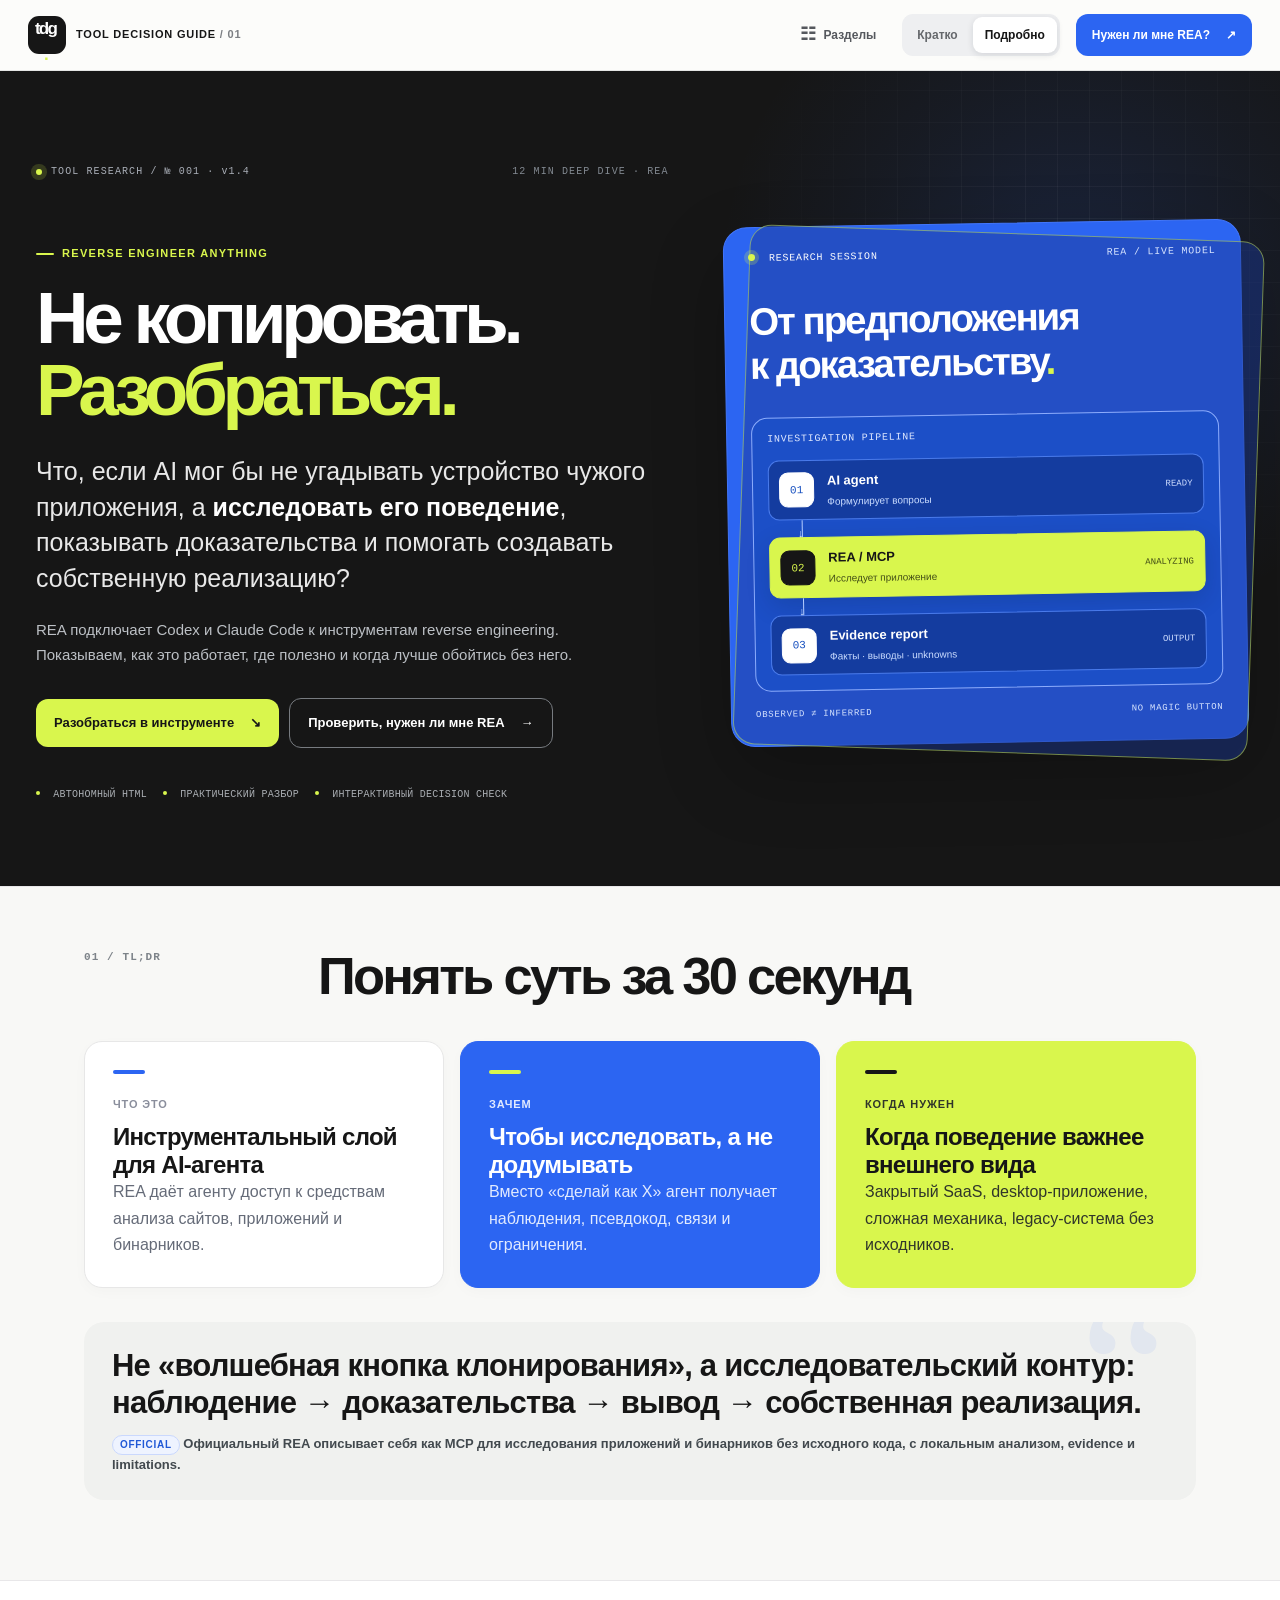
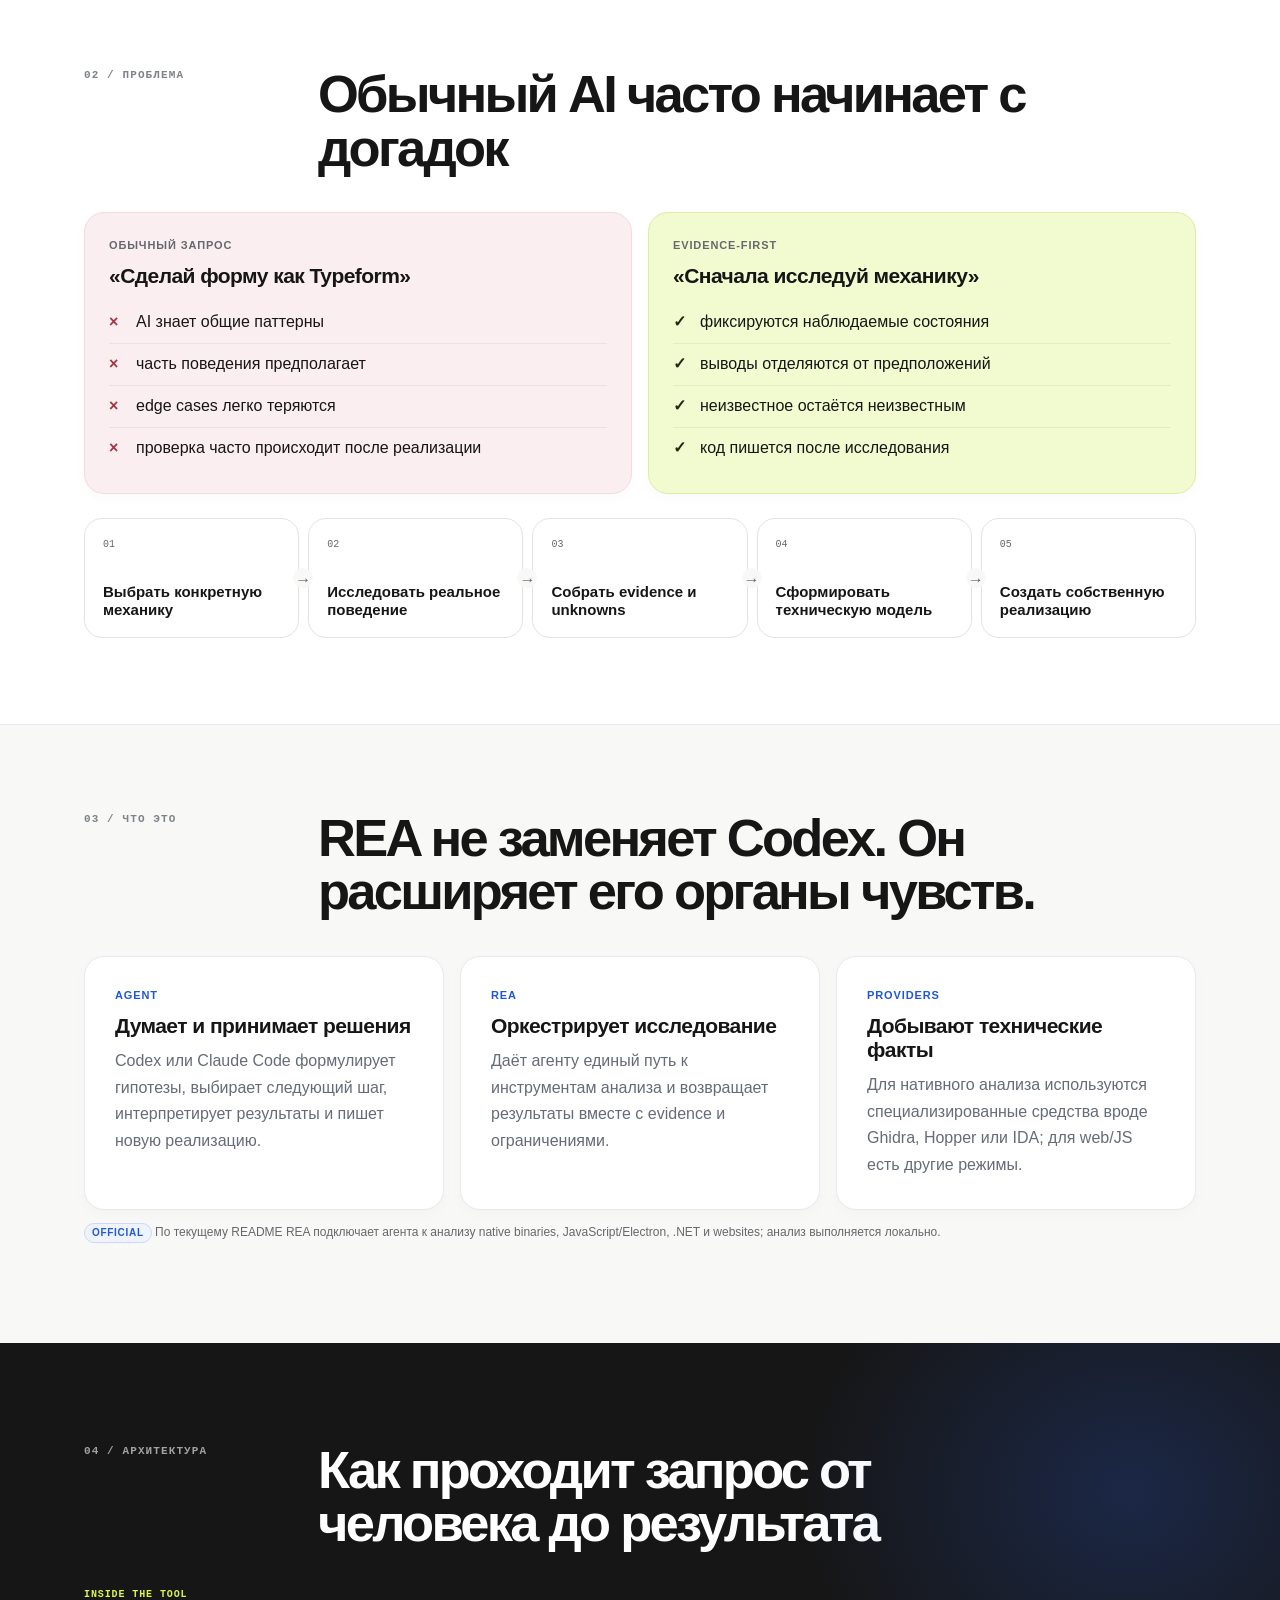
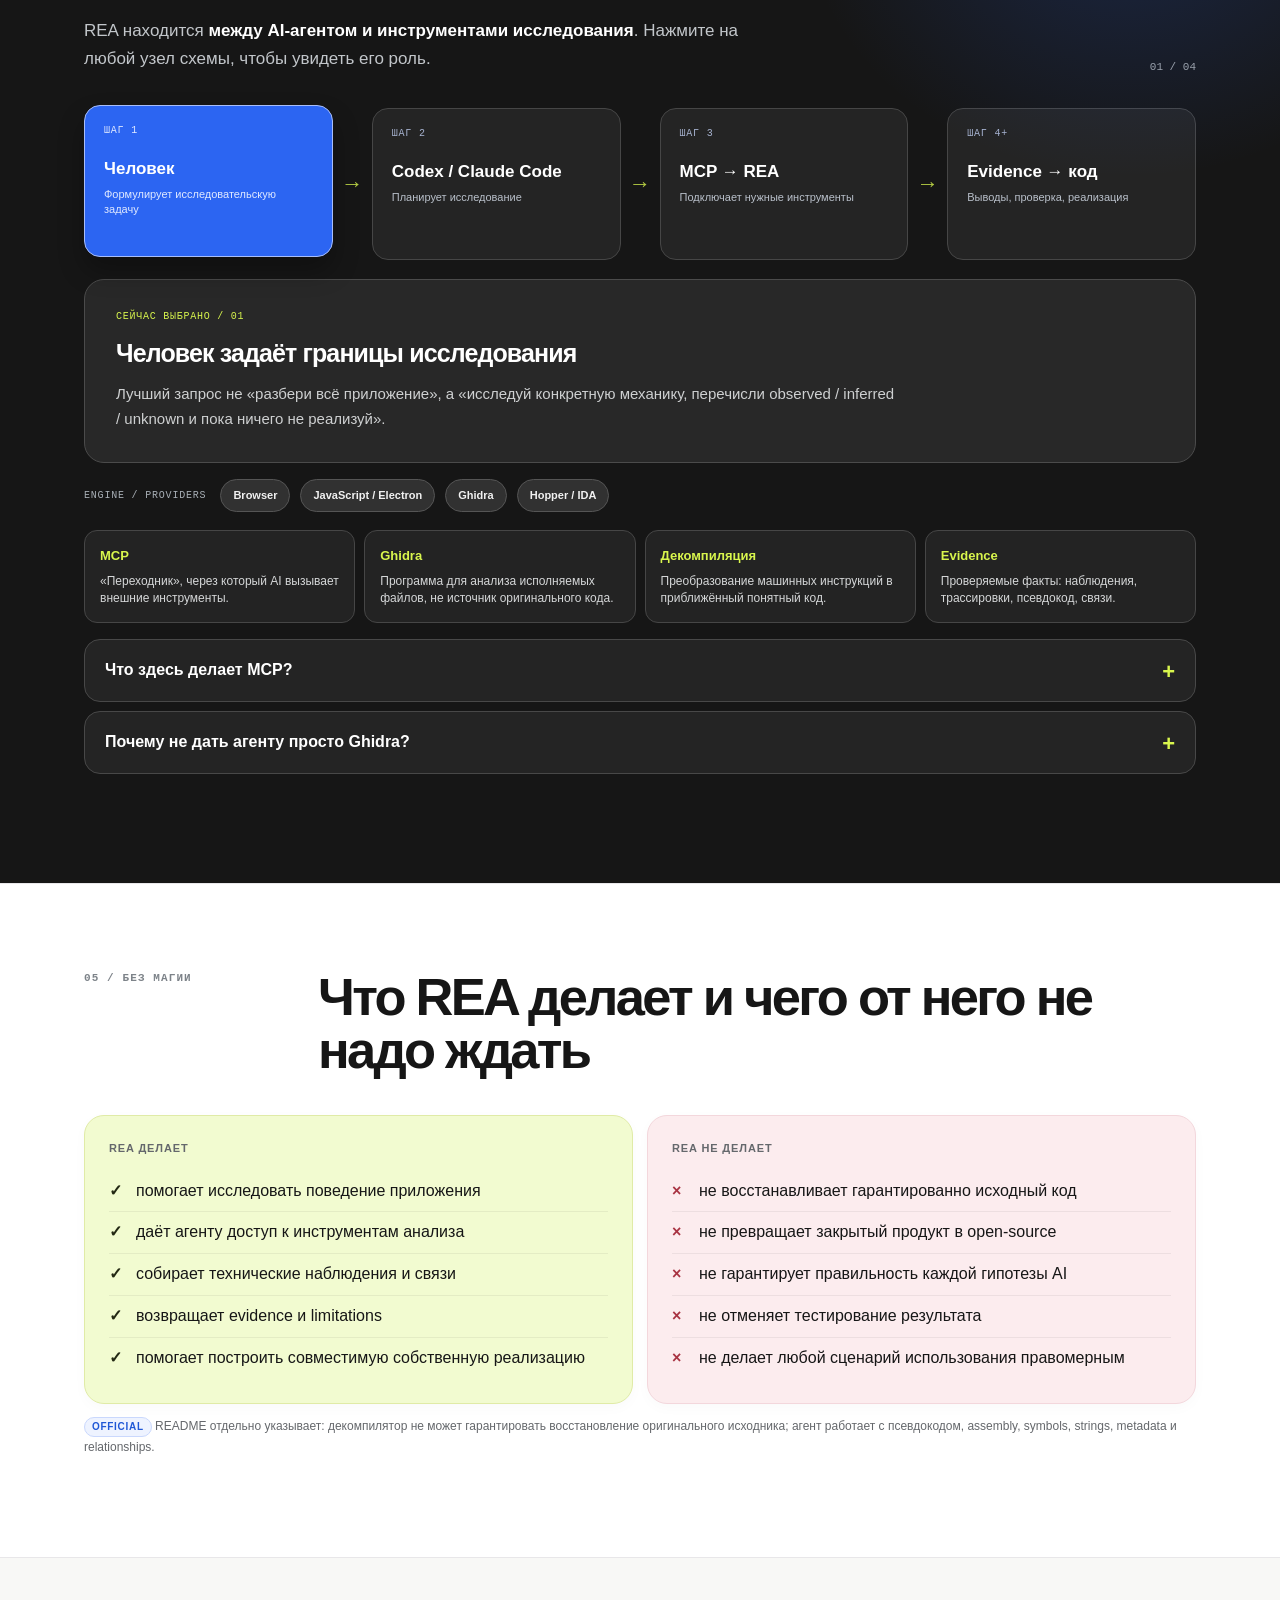
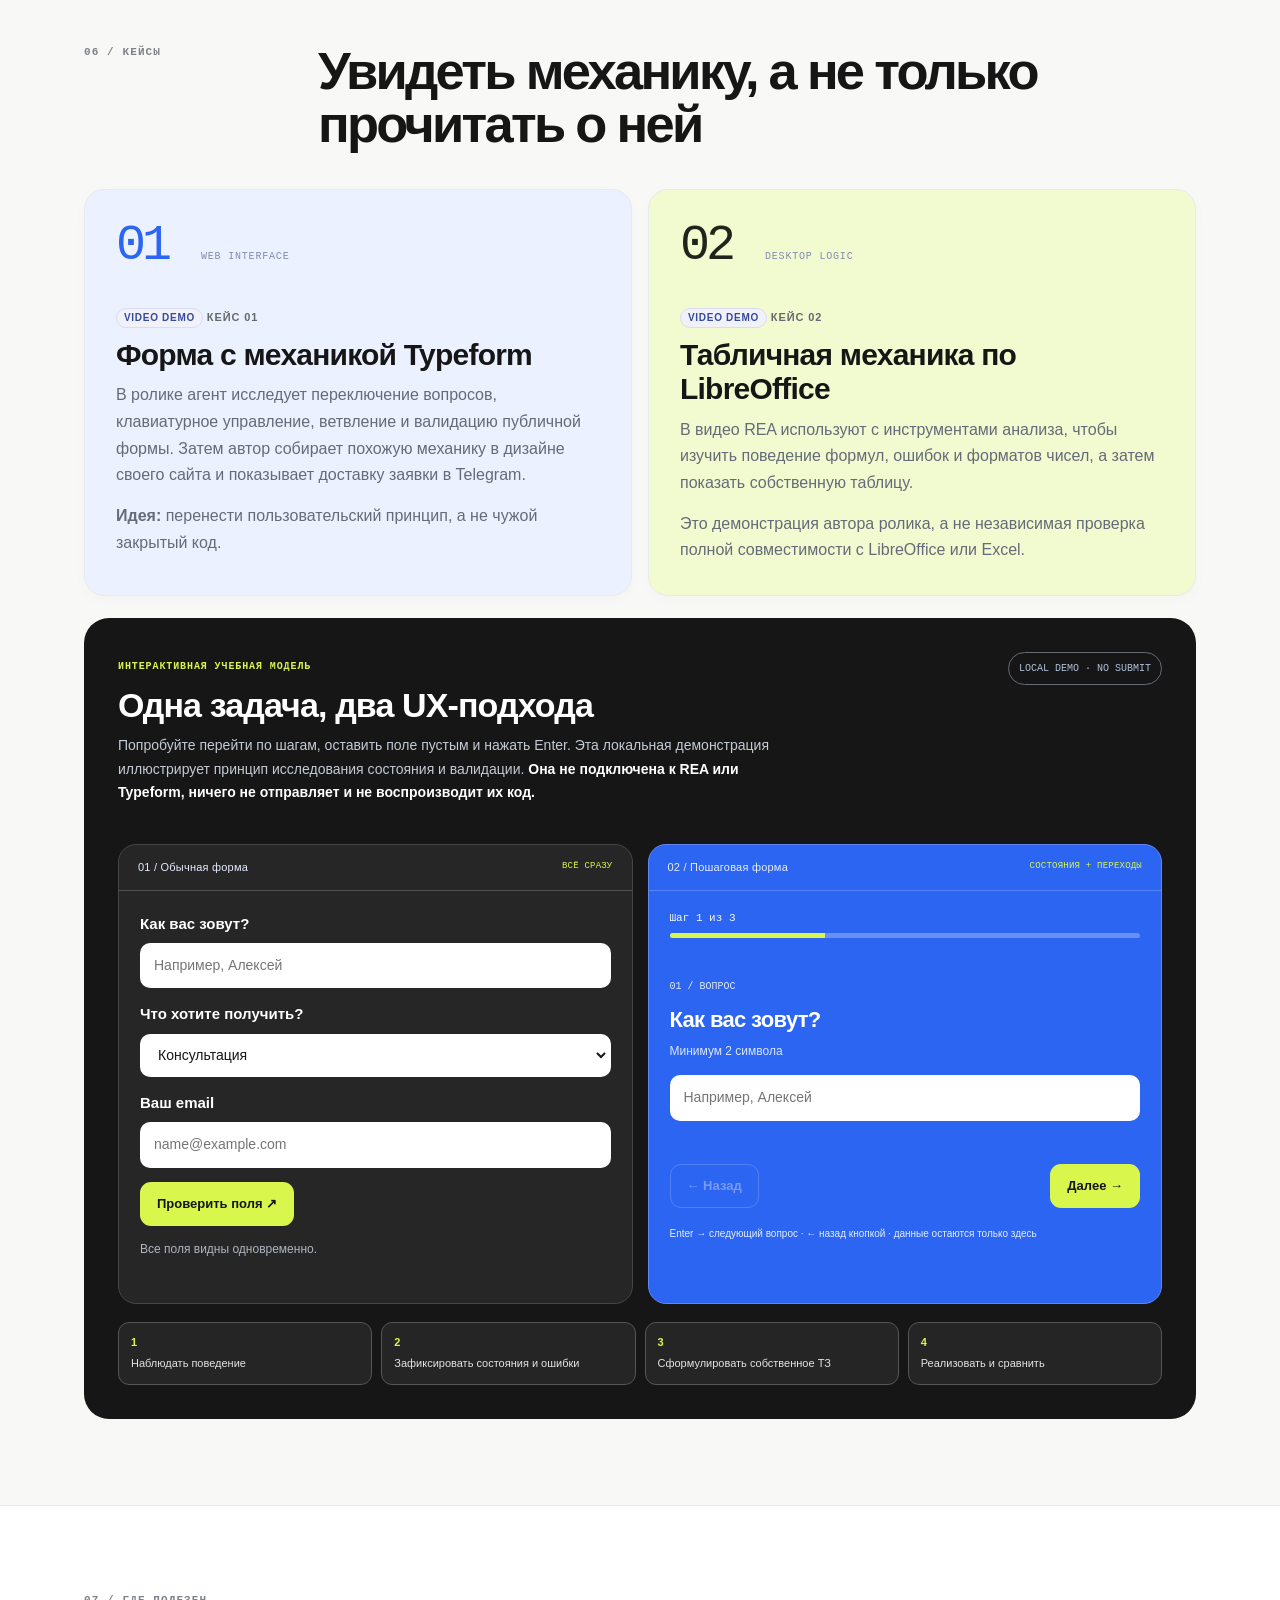
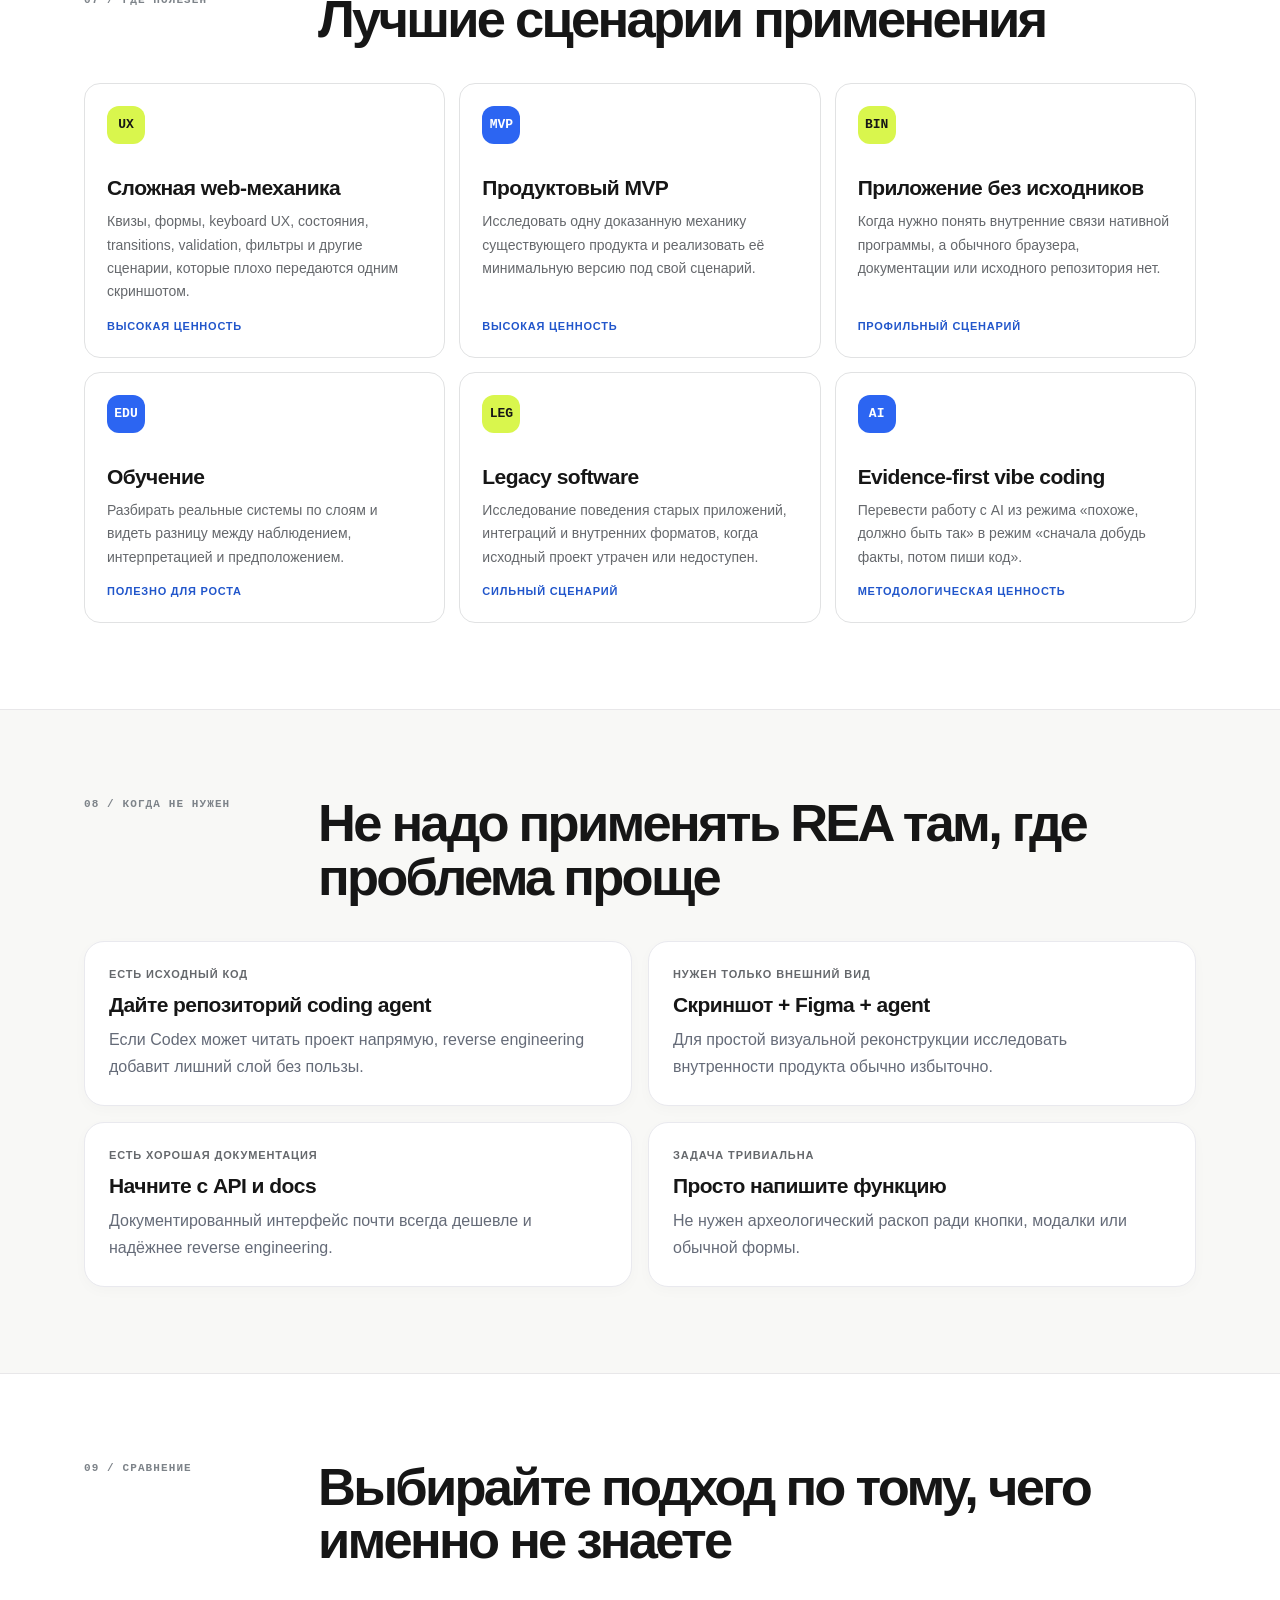
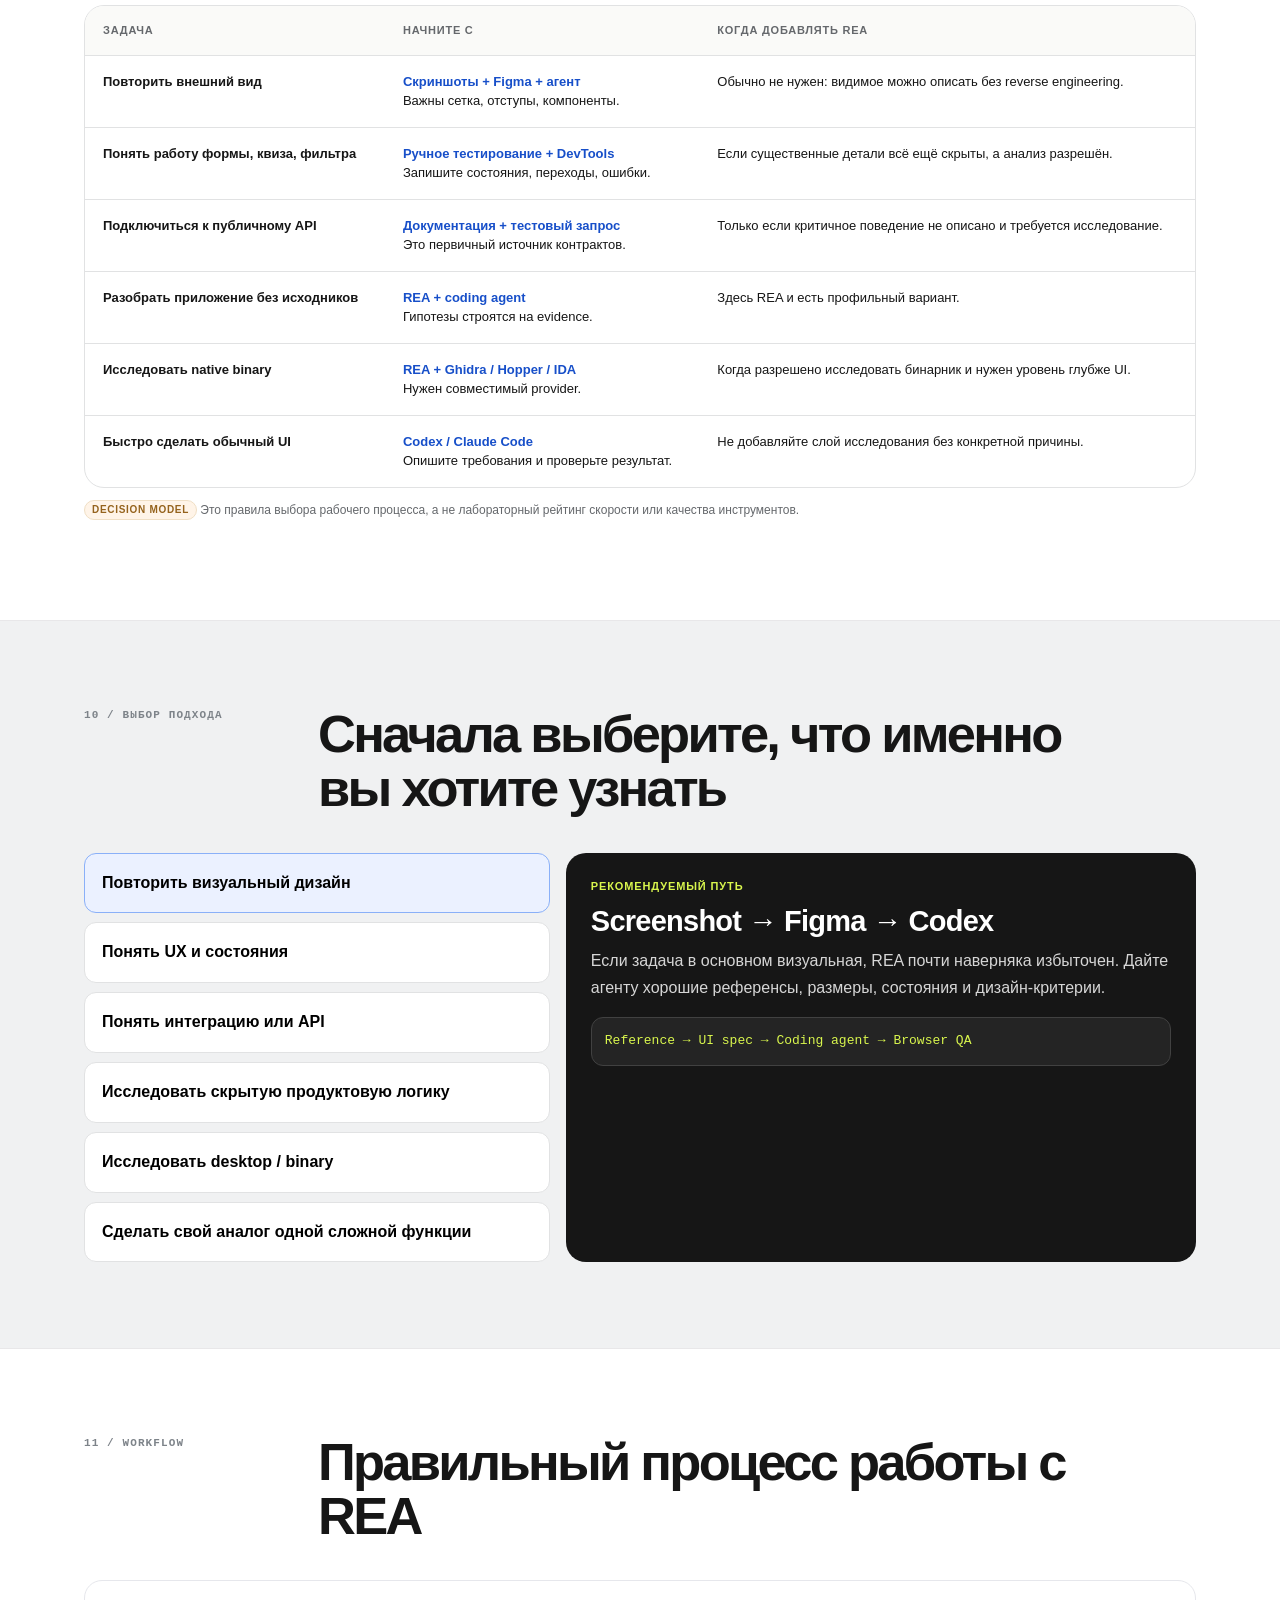
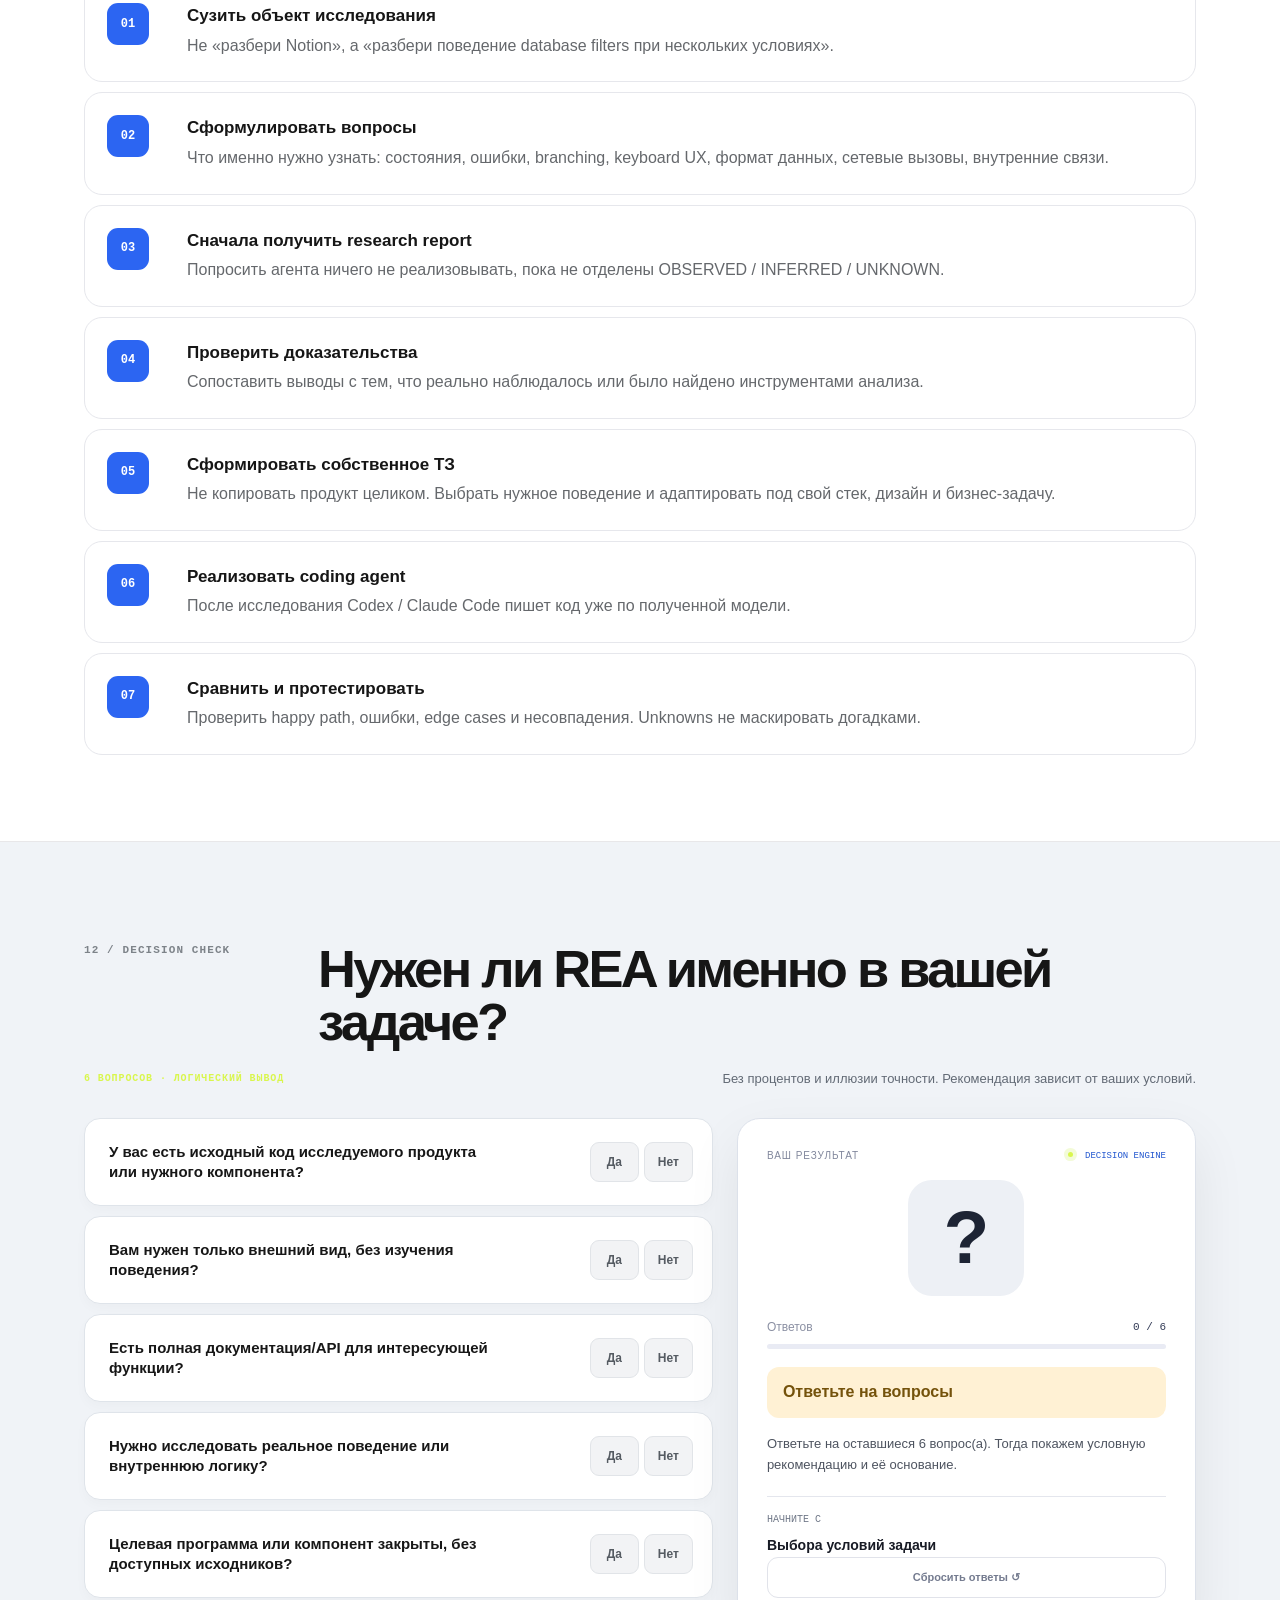
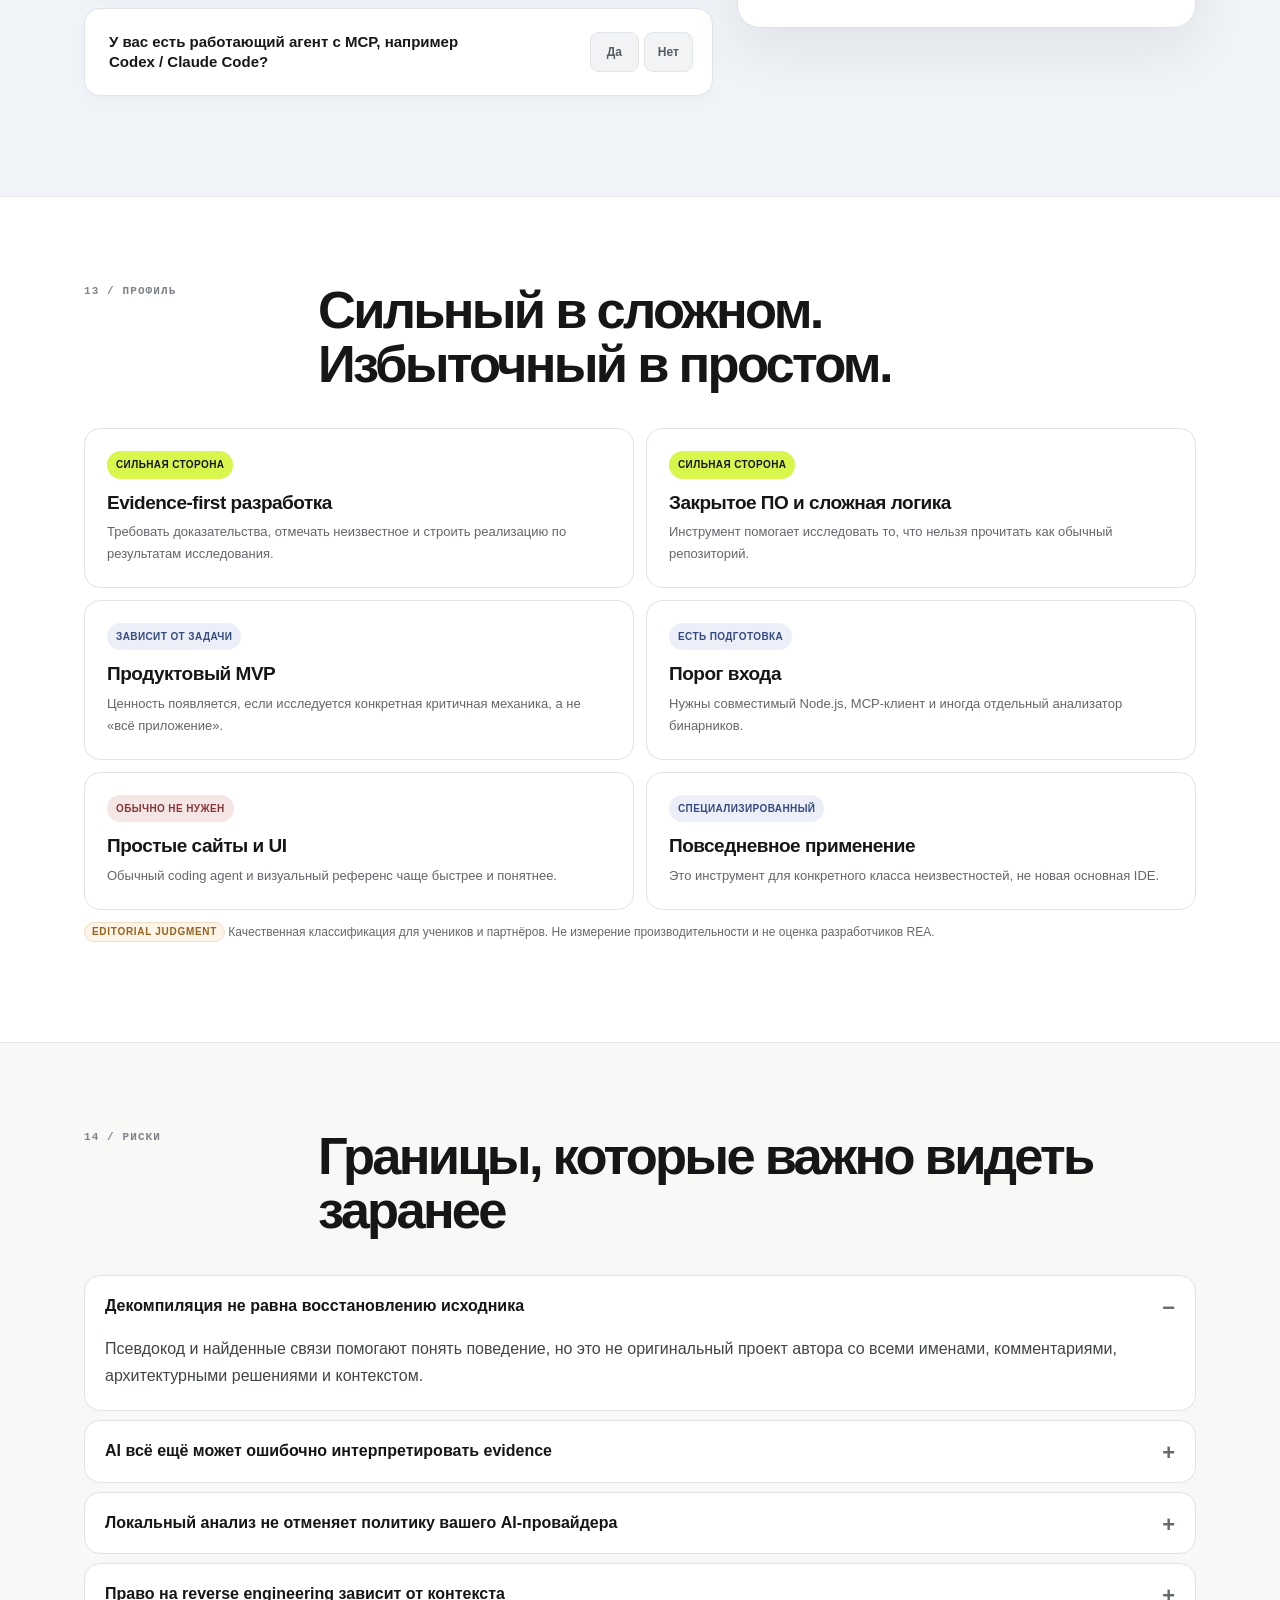
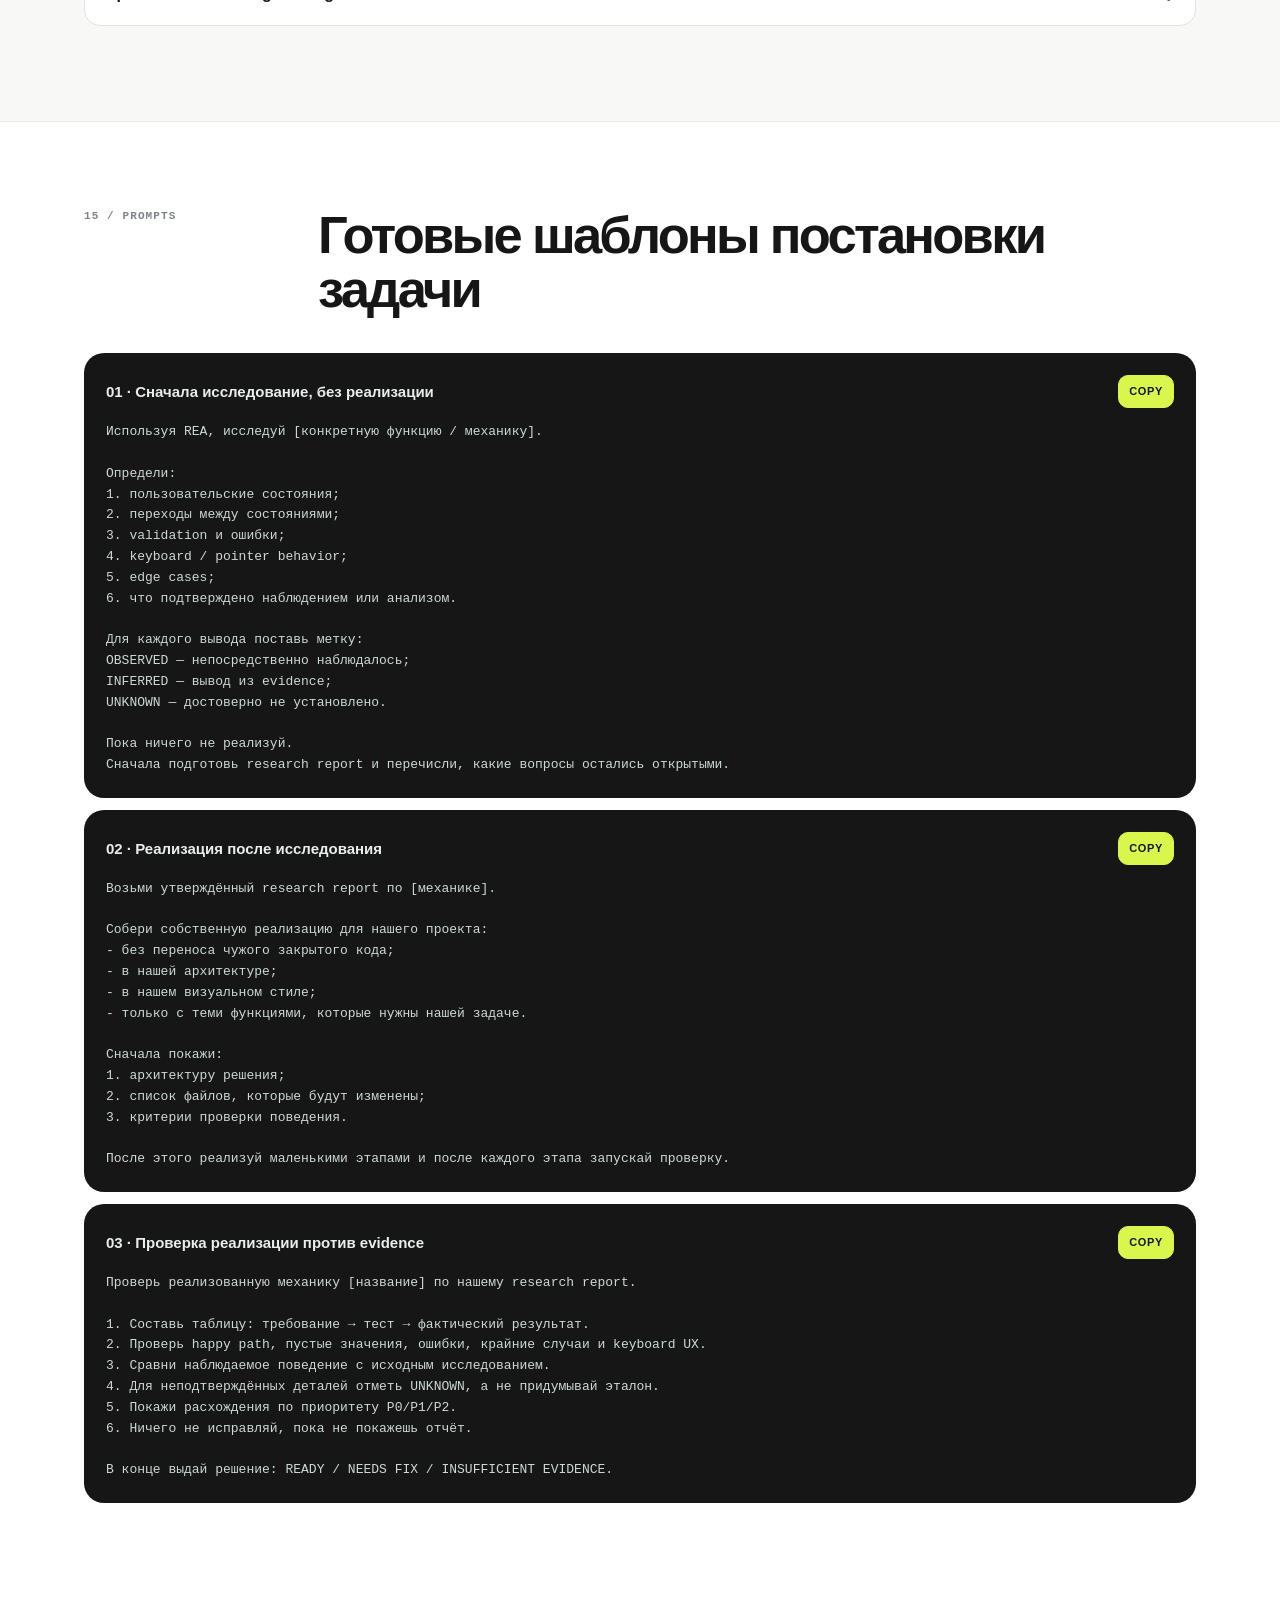
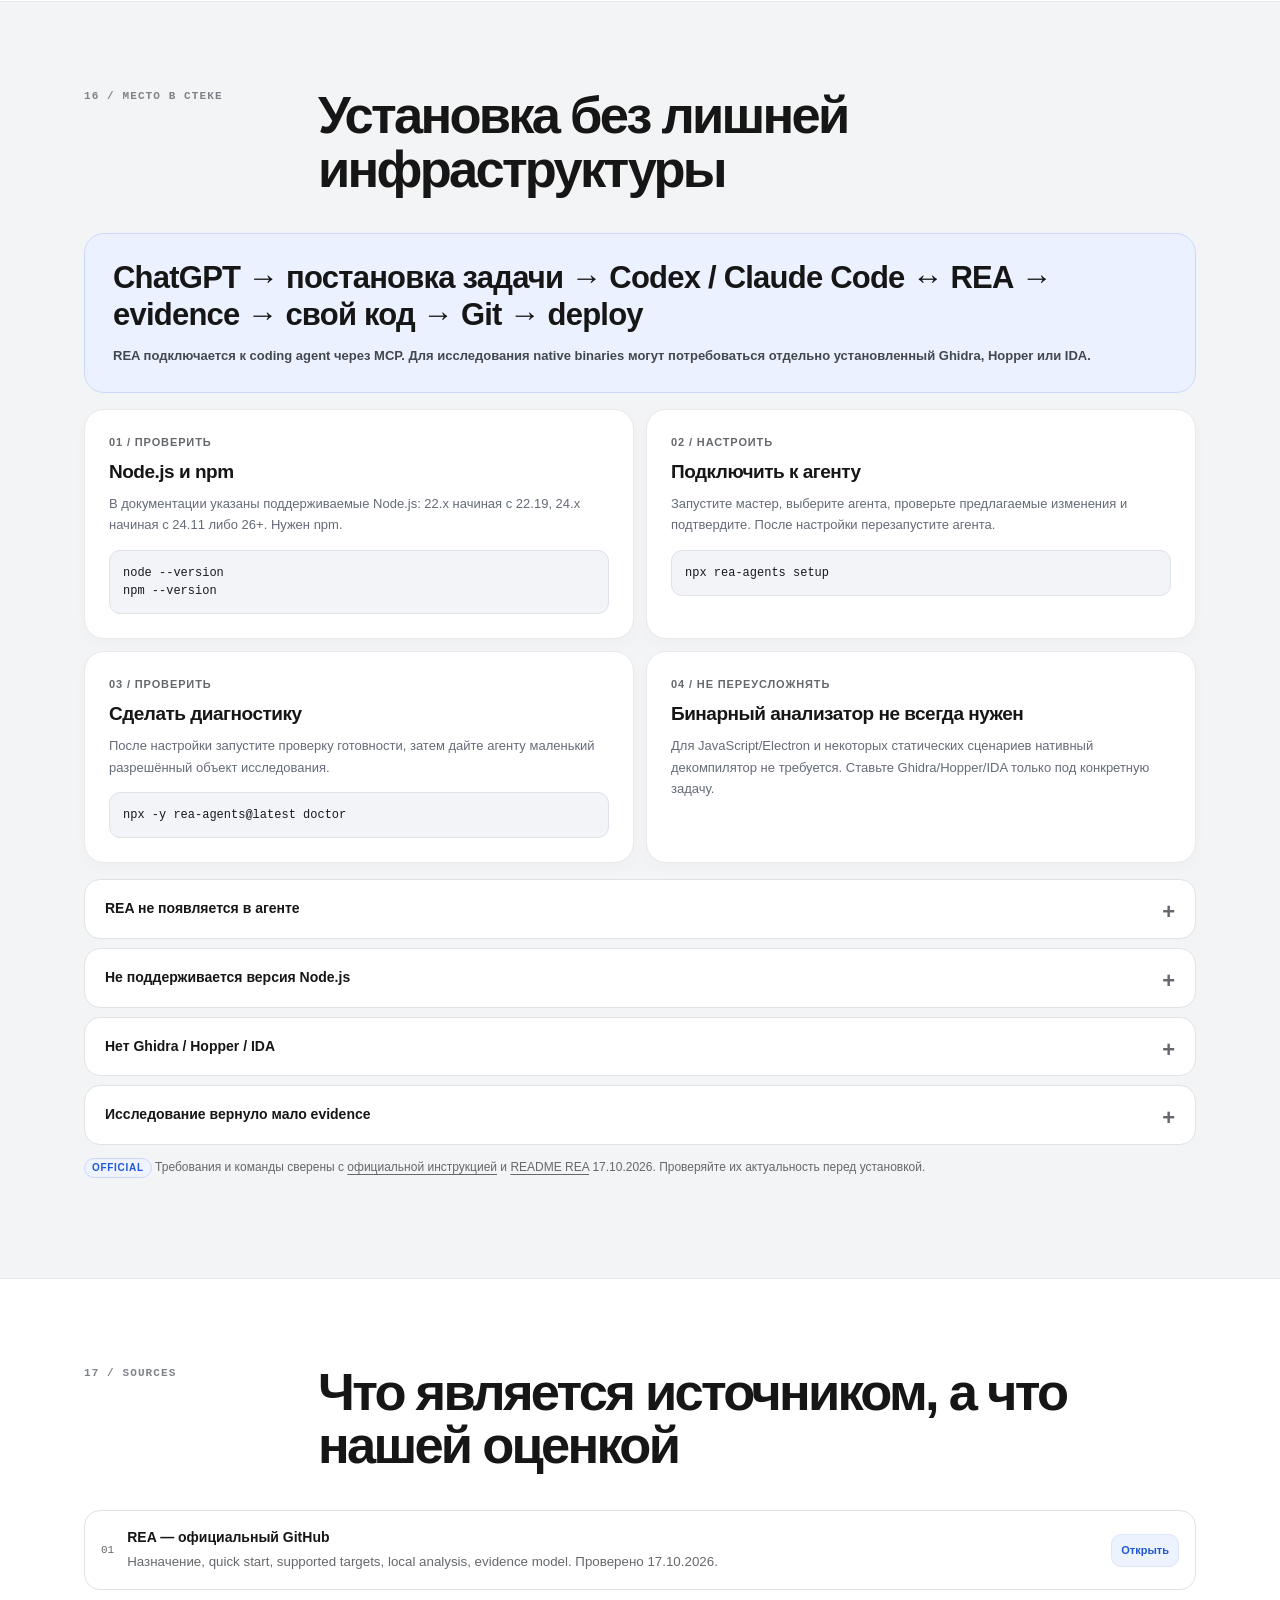
<file: rea/index.html>
<!doctype html>
<html lang="ru">
<head>
  <meta charset="utf-8" />
  <meta name="viewport" content="width=device-width, initial-scale=1, viewport-fit=cover" />
  <meta name="color-scheme" content="light" />
  <meta name="description" content="REA Tool Decision Guide v1.3 — интерактивный разбор Reverse Engineer Anything: что это, как работает, когда применять и нужен ли он вам." />
  <title>REA — Tool Decision Guide v1.4</title>
  <style>
    :root{
      --bg:#F5F4F1;
      --surface:#FFFFFF;
      --surface-2:#F0F0F3;
      --ink:#141927;
      --muted:#6E7080;
      --line:#E1E2E8;
      --accent:#5063DF;
      --accent-soft:#E9EDFF;
      --warn:#9E6B17;
      --warn-soft:#FFF1D4;
      --danger:#A83342;
      --danger-soft:#FCE7E9;
      --blue:#5063DF;
      --blue-soft:#E9EDFF;
      --shadow:0 16px 40px rgba(28,31,59,.08);
      --radius:22px;
      --radius-sm:14px;
      --max:1160px;
      --mono:ui-monospace,SFMono-Regular,Menlo,Monaco,Consolas,"Liberation Mono","Courier New",monospace;
      --sans:-apple-system,BlinkMacSystemFont,"Segoe UI",Inter,Roboto,Helvetica,Arial,sans-serif;
    }

    *{box-sizing:border-box}
    html{scroll-behavior:smooth}
    body{
      margin:0;
      font-family:var(--sans);
      background:
        radial-gradient(circle at 85% 8%, rgba(80,99,223,.11), transparent 24rem),
        var(--bg);
      color:var(--ink);
      line-height:1.55;
      -webkit-font-smoothing:antialiased;
    }
    a{color:inherit}
    button,input{font:inherit}
    button{cursor:pointer}

    .progress{
      position:fixed; inset:0 0 auto 0; height:3px; z-index:100;
      background:transparent;
    }
    .progress > i{
      display:block; height:100%; width:0;
      background:var(--accent);
      transition:width .08s linear;
    }

    .topbar{
      position:sticky; top:0; z-index:40;
      backdrop-filter:blur(16px);
      background:rgba(245,245,242,.86);
      border-bottom:1px solid rgba(220,222,217,.8);
    }
    .topbar-inner{
      max-width:var(--max); margin:auto;
      display:flex; align-items:center; justify-content:space-between; gap:16px;
      padding:12px 20px;
    }
    .brand{
      display:flex; align-items:center; gap:10px;
      font-size:13px; font-weight:800; letter-spacing:.08em; text-transform:uppercase;
    }
    .brand-mark{
      width:30px;height:30px;border-radius:9px;
      display:grid;place-items:center;
      background:var(--ink);color:#fff;
      font-size:12px;
    }
    .reading-toggle{
      display:flex; gap:4px; padding:4px;
      background:var(--surface); border:1px solid var(--line); border-radius:999px;
    }
    .reading-toggle button{
      border:0;background:transparent;color:var(--muted);
      padding:7px 11px;border-radius:999px;font-size:12px;font-weight:700;
    }
    .reading-toggle button.active{
      background:var(--ink);color:white;
    }

    .wrap{max-width:var(--max); margin:auto; padding:0 20px}
    .hero{
      padding:72px 0 48px;
      display:grid; grid-template-columns:1.35fr .65fr; gap:36px; align-items:end;
    }
    .eyebrow{
      display:inline-flex;align-items:center;gap:8px;
      font-size:12px;font-weight:800;letter-spacing:.09em;text-transform:uppercase;
      color:var(--accent); margin-bottom:18px;
    }
    .eyebrow::before{
      content:""; width:22px;height:2px;background:currentColor;border-radius:999px;
    }
    h1{
      font-size:clamp(44px,7vw,88px); line-height:.94; letter-spacing:-.055em;
      margin:0 0 24px; max-width:900px;
    }
    .lead{
      font-size:clamp(18px,2.1vw,24px); line-height:1.38;
      color:#3F4454; max-width:850px; margin:0;
    }
    .hero-side{
      background:var(--ink); color:#fff; border-radius:var(--radius);
      padding:26px; box-shadow:var(--shadow);
    }
    .hero-side .kicker{color:#B7BCD2;font-size:12px;text-transform:uppercase;letter-spacing:.1em;font-weight:800}
    .hero-side strong{display:block;font-size:29px;line-height:1.05;margin:10px 0 14px}
    .hero-side p{margin:0;color:#D5DBEC;font-size:14px}
    .tag-row{display:flex;flex-wrap:wrap;gap:8px;margin-top:18px}
    .tag{font-size:11px;font-weight:800;padding:7px 9px;border-radius:999px;background:#252B40;color:#DFE3F3}

    .section{padding:72px 0;border-top:1px solid var(--line)}
    .section.compact{padding:52px 0}
    .section-head{
      display:grid;grid-template-columns:.36fr .64fr;gap:28px;margin-bottom:34px;
    }
    .section-num{font-family:var(--mono);font-size:12px;color:var(--muted);letter-spacing:.08em}
    h2{font-size:clamp(30px,4.2vw,52px);line-height:1.02;letter-spacing:-.04em;margin:0}
    h3{font-size:21px;line-height:1.15;letter-spacing:-.02em;margin:0 0 10px}
    p{margin:0 0 14px}
    .muted{color:var(--muted)}
    .source-note{font-size:12px;color:var(--muted);margin-top:12px}
    .source-badge{
      display:inline-block;padding:4px 7px;border-radius:999px;border:1px solid var(--line);
      font-size:10px;line-height:1;font-weight:900;letter-spacing:.07em;text-transform:uppercase;
      background:var(--surface);vertical-align:middle
    }
    .source-badge.official{color:var(--accent);border-color:#C7D1FE;background:#F4F6FF}
    .source-badge.video{color:var(--blue);border-color:#c7d7ee;background:#f4f8fd}
    .source-badge.analysis{color:#755e22;border-color:#dfd3af;background:#fffaf0}

    .grid-3{display:grid;grid-template-columns:repeat(3,1fr);gap:14px}
    .grid-2{display:grid;grid-template-columns:repeat(2,1fr);gap:14px}
    .card{
      background:var(--surface);border:1px solid var(--line);border-radius:var(--radius);
      padding:24px;
    }
    .card.soft{background:var(--surface-2)}
    .card .label{
      font-size:11px;text-transform:uppercase;letter-spacing:.08em;font-weight:900;color:var(--muted);
      margin-bottom:10px;
    }
    .card .big{font-size:25px;line-height:1.1;font-weight:800;letter-spacing:-.03em}
    .card p:last-child{margin-bottom:0}

    .callout{
      border-radius:var(--radius);
      padding:26px 28px;
      background:var(--accent-soft);
      border:1px solid #D8DFFF;
      font-size:clamp(20px,2.7vw,31px);
      line-height:1.18;font-weight:800;letter-spacing:-.025em;
    }
    .callout small{display:block;margin-top:13px;color:#49558B;font-size:13px;line-height:1.5;font-weight:600;letter-spacing:0}

    .pipeline{
      display:grid;grid-template-columns:repeat(5,1fr);gap:9px;align-items:stretch;
      margin-top:24px;
    }
    .pipe-step{
      position:relative;
      background:var(--surface);border:1px solid var(--line);
      border-radius:18px;padding:18px;min-height:120px;
      display:flex;flex-direction:column;justify-content:space-between;
      transition:.2s ease;
    }
    .pipe-step:hover{transform:translateY(-2px);box-shadow:var(--shadow)}
    .pipe-step:not(:last-child)::after{
      content:"→";position:absolute;right:-15px;top:50%;transform:translateY(-50%);
      z-index:2;width:20px;height:20px;display:grid;place-items:center;
      border-radius:50%;background:var(--bg);color:var(--muted);font-weight:900
    }
    .pipe-step span{font-family:var(--mono);font-size:10px;color:var(--muted)}
    .pipe-step b{font-size:15px;line-height:1.2}

    .arch{
      display:grid;grid-template-columns:1fr 52px 1fr 52px 1.3fr 52px 1fr;gap:10px;align-items:center;
    }
    .arch-arrow{text-align:center;color:#9098B5;font-size:24px;font-weight:800}
    .arch-node{
      width:100%;border:1px solid var(--line);background:var(--surface);
      border-radius:18px;padding:18px;text-align:left;min-height:104px;
      transition:.18s ease;
    }
    .arch-node:hover,.arch-node.active{border-color:#9BA9F0;box-shadow:0 10px 26px rgba(80,99,223,.12);transform:translateY(-2px)}
    .arch-node .mini{font-size:10px;text-transform:uppercase;letter-spacing:.08em;font-weight:900;color:var(--muted)}
    .arch-node b{display:block;margin-top:8px;font-size:17px}
    .arch-node small{display:block;color:var(--muted);margin-top:6px}
    .arch-detail{
      margin-top:14px;border-radius:18px;background:var(--ink);color:white;padding:22px;
      min-height:106px;
    }
    .arch-detail strong{font-size:19px}
    .arch-detail p{color:#D8DEEF;margin:8px 0 0}

    .do-dont{display:grid;grid-template-columns:1fr 1fr;gap:14px}
    .good{background:var(--accent-soft);border-color:#D8DFFF}
    .bad{background:var(--danger-soft);border-color:#eccaca}
    .checklist{list-style:none;padding:0;margin:14px 0 0}
    .checklist li{padding:8px 0 8px 27px;position:relative;border-top:1px solid rgba(0,0,0,.06)}
    .checklist li:first-child{border-top:0}
    .checklist li::before{position:absolute;left:0;font-weight:900}
    .good .checklist li::before{content:"✓";color:var(--accent)}
    .bad .checklist li::before{content:"×";color:var(--danger)}

    .usecases{display:grid;grid-template-columns:repeat(3,1fr);gap:14px}
    .usecase{
      background:var(--surface);border:1px solid var(--line);border-radius:var(--radius);padding:22px;
      min-height:214px;display:flex;flex-direction:column;
    }
    .usecase .icon{
      width:38px;height:38px;border-radius:12px;background:var(--surface-2);display:grid;place-items:center;
      font-family:var(--mono);font-size:13px;font-weight:900;margin-bottom:32px
    }
    .usecase p{color:var(--muted);font-size:14px}
    .usecase .foot{margin-top:auto;font-size:11px;font-weight:900;text-transform:uppercase;letter-spacing:.07em;color:var(--accent)}

    .table-wrap{overflow:auto;border:1px solid var(--line);border-radius:var(--radius);background:var(--surface)}
    table{width:100%;border-collapse:collapse;min-width:760px}
    th,td{padding:16px 18px;text-align:left;border-bottom:1px solid var(--line)}
    th{font-size:11px;text-transform:uppercase;letter-spacing:.07em;color:var(--muted);background:#fafaf8}
    td:first-child{font-weight:750}
    tr:last-child td{border-bottom:0}
    .stars{font-family:var(--mono);letter-spacing:1px;color:var(--accent)}

    .workflow{display:grid;gap:10px}
    .wf{
      display:grid;grid-template-columns:62px 1fr;gap:18px;align-items:start;
      background:var(--surface);border:1px solid var(--line);border-radius:18px;padding:19px;
    }
    .wf-num{
      width:42px;height:42px;border-radius:12px;background:var(--ink);color:white;
      display:grid;place-items:center;font-family:var(--mono);font-weight:800;font-size:12px
    }
    .wf p{margin:3px 0 0;color:var(--muted)}
    .wf strong{font-size:17px}

    .matcher{
      display:grid;grid-template-columns:.85fr 1.15fr;gap:16px;
    }
    .option-list{display:grid;gap:9px}
    .option{
      border:1px solid var(--line);background:var(--surface);border-radius:14px;padding:15px 16px;
      text-align:left;font-weight:750;transition:.16s ease
    }
    .option:hover,.option.active{border-color:#9BA9F0;background:#F4F6FF}
    .matcher-result{
      background:var(--ink);color:white;border-radius:var(--radius);padding:25px;min-height:250px
    }
    .matcher-result .mini{color:#9EA8C2;text-transform:uppercase;font-size:11px;letter-spacing:.08em;font-weight:900}
    .matcher-result h3{font-size:29px;margin-top:10px}
    .matcher-result p{color:#D8DFED}
    .stackline{
      font-family:var(--mono);font-size:13px;background:#21273B;border:1px solid #343B54;
      padding:13px;border-radius:12px;margin-top:16px;color:#e4eee9;overflow:auto
    }

    .decision{
      display:grid;grid-template-columns:1fr .7fr;gap:16px;align-items:start;
    }
    .questions{display:grid;gap:10px}
    .q{
      background:var(--surface);border:1px solid var(--line);border-radius:16px;padding:17px 18px;
      display:grid;grid-template-columns:1fr auto;gap:14px;align-items:center;
    }
    .q strong{font-size:15px}
    .yesno{display:flex;gap:5px}
    .yesno button{
      border:1px solid var(--line);background:#fff;padding:7px 10px;border-radius:10px;
      font-size:12px;font-weight:800;color:var(--muted)
    }
    .yesno button.selected{background:var(--ink);border-color:var(--ink);color:#fff}
    .scorebox{
      position:sticky;top:72px;background:var(--surface);border:1px solid var(--line);
      border-radius:var(--radius);padding:24px
    }
    .score{
      font-size:64px;line-height:1;font-weight:900;letter-spacing:-.06em;margin:7px 0 13px
    }
    .meter{height:9px;border-radius:999px;background:#e5e7e3;overflow:hidden;margin:14px 0 20px}
    .meter i{display:block;height:100%;width:50%;background:var(--accent);transition:.25s ease;border-radius:inherit}
    .verdict{
      padding:12px 14px;border-radius:12px;font-weight:800;background:var(--warn-soft);color:#74520b;
    }
    .reason{font-size:13px;color:var(--muted);margin-top:13px}

    .rating-grid{display:grid;grid-template-columns:repeat(2,1fr);gap:12px}
    .rating{
      background:var(--surface);border:1px solid var(--line);border-radius:16px;padding:18px
    }
    .rating-top{display:flex;justify-content:space-between;gap:20px;align-items:center;margin-bottom:11px}
    .rating-top b{font-size:14px}
    .rating-top strong{font-family:var(--mono);font-size:14px}
    .bar{height:8px;background:#e8e9e5;border-radius:999px;overflow:hidden}
    .bar i{display:block;height:100%;background:var(--ink);border-radius:inherit}

    details{
      background:var(--surface);border:1px solid var(--line);border-radius:16px;
      margin-bottom:9px;overflow:hidden
    }
    summary{
      list-style:none;padding:18px 20px;font-weight:800;cursor:pointer;position:relative;padding-right:48px
    }
    summary::-webkit-details-marker{display:none}
    summary::after{content:"+";position:absolute;right:20px;top:15px;font-size:22px;color:var(--muted)}
    details[open] summary::after{content:"−"}
    .detail-body{padding:0 20px 20px;color:#404643}
    .detail-body p:last-child{margin-bottom:0}

    .prompt-card{
      background:#151716;color:#e9eeeb;border-radius:var(--radius);padding:22px;margin-bottom:12px
    }
    .prompt-head{display:flex;justify-content:space-between;gap:12px;align-items:center;margin-bottom:14px}
    .prompt-head strong{font-size:15px}
    .copy-btn{
      border:1px solid #3c413e;background:#222522;color:#dfe6e2;border-radius:10px;
      padding:7px 10px;font-size:11px;font-weight:900;text-transform:uppercase;letter-spacing:.06em
    }
    pre{white-space:pre-wrap;margin:0;font:13px/1.6 var(--mono);color:#cdd9d3}

    .source-list{display:grid;gap:10px}
    .source{
      display:grid;grid-template-columns:auto 1fr auto;gap:13px;align-items:center;
      background:var(--surface);border:1px solid var(--line);border-radius:16px;padding:16px
    }
    .source-index{font-family:var(--mono);font-size:11px;color:var(--muted)}
    .source b{display:block;font-size:14px}
    .source small{color:var(--muted)}
    .source a{
      text-decoration:none;border:1px solid var(--line);border-radius:10px;padding:7px 9px;font-size:11px;font-weight:800
    }

    .final{
      padding:76px 0 88px;
      border-top:1px solid var(--line)
    }
    .final-card{
      background:var(--ink);color:white;border-radius:30px;padding:clamp(28px,6vw,62px);
      display:grid;grid-template-columns:1.2fr .8fr;gap:32px;align-items:end
    }
    .final h2{font-size:clamp(37px,6vw,72px)}
    .final p{color:#cdd4d0;font-size:17px;max-width:700px;margin-top:18px}
    .verdict-chip{
      border-radius:20px;background:#222623;border:1px solid #333a36;padding:22px
    }
    .verdict-chip .v{font-size:32px;font-weight:900;color:#B0BEFF}
    .verdict-chip small{color:#B2B5CD}

    .quick-only{display:none}
    body.quick-mode .deep{display:none !important}
    body.quick-mode .quick-only{display:block}
    body.quick-mode .section{padding:48px 0}

    .toast{
      position:fixed;left:50%;bottom:22px;transform:translate(-50%,20px);
      background:var(--ink);color:#fff;border-radius:999px;padding:10px 14px;
      font-size:12px;font-weight:800;opacity:0;pointer-events:none;transition:.2s ease;z-index:200
    }
    .toast.show{opacity:1;transform:translate(-50%,0)}

    @media (max-width:900px){
      .hero{grid-template-columns:1fr;gap:24px;padding-top:52px}
      .hero-side{max-width:600px}
      .section-head{grid-template-columns:1fr;gap:10px}
      .grid-3,.usecases{grid-template-columns:1fr 1fr}
      .pipeline{grid-template-columns:1fr}
      .pipe-step{min-height:0}
      .pipe-step:not(:last-child)::after{content:"↓";right:auto;left:50%;top:auto;bottom:-16px;transform:translateX(-50%)}
      .arch{grid-template-columns:1fr}
      .arch-arrow{transform:rotate(90deg)}
      .matcher,.decision,.final-card{grid-template-columns:1fr}
      .scorebox{position:static}
    }
    @media (max-width:640px){
      .topbar-inner{padding:10px 14px}
      .brand span:last-child{display:none}
      .wrap{padding:0 14px}
      .hero{padding:42px 0 34px}
      h1{font-size:49px}
      .grid-3,.grid-2,.usecases,.do-dont,.rating-grid{grid-template-columns:1fr}
      .section{padding:56px 0}
      .card,.usecase{padding:20px}
      .q{grid-template-columns:1fr}
      .yesno{width:100%}
      .yesno button{flex:1}
      .source{grid-template-columns:auto 1fr}
      .source a{grid-column:2;justify-self:start}
      .wf{grid-template-columns:48px 1fr;gap:12px}
      .reading-toggle button{padding:6px 8px;font-size:11px}
    }
  
/* ═══════════════════════════════════════════════════════════
   TOOL DECISION GUIDE · EDITORIAL LAB / COBALT EDITION
   Design system v1.1 · warm paper + ink navy + electric cobalt
   ═══════════════════════════════════════════════════════════ */
:root {
  --bg:#F7F6F3;--surface:#FFFFFF;--surface-2:#F0F1F7;--ink:#151A2A;
  --muted:#6C7182;--line:#E1E3EB;--accent:#5063DF;--accent-soft:#E9EDFF;
  --blue:#5063DF;--blue-soft:#E9EDFF;
  --shadow:0 22px 65px rgba(22,27,61,.065);
  --radius:20px;
  --max:1152px;
  --nav-h:70px;
}
html {scroll-padding-top:calc(var(--nav-h) + 14px);}
body {background:var(--bg);color:var(--ink);font-family:-apple-system,BlinkMacSystemFont,"Segoe UI",Inter,Roboto,Arial,sans-serif;}
body::selection {background:#CAD2FF;color:#1B244B;}
a:focus-visible,button:focus-visible,summary:focus-visible{outline:3px solid #93A4FF;outline-offset:3px}
a,button {-webkit-tap-highlight-color:transparent}
a {text-underline-offset:3px}
button {transition:background .2s ease,color .2s ease,border-color .2s ease,transform .2s ease}
.skip-link{position:fixed;top:-80px;left:12px;z-index:300;background:var(--accent);color:#fff;padding:10px 14px;border-radius:12px}
.skip-link:focus{top:8px}
.progress{height:3px}.progress > i{background:var(--accent)}
.topbar{
  background:rgba(250,249,247,.94);
  box-shadow:0 1px 0 #E3E4E8;
  border-bottom:0;
}
.topbar-inner{height:var(--nav-h);max-width:1390px;padding:0 28px}
.brand{text-decoration:none;letter-spacing:.075em;font-size:11px}
.brand-mark{width:38px;height:38px;background:#161C30;color:#fff;font-size:17px;letter-spacing:-.11em;border-radius:11px;text-transform:lowercase;padding-right:3px}
.brand-dot{color:#8C9BFF}
.brand-edition{color:#A1A5B2}
.header-actions{display:flex;align-items:center;gap:16px}
.header-link{border:0;background:transparent;color:#565B6C;font-weight:800;font-size:12px;padding:10px}
.menu-symbol{font-size:18px;vertical-align:-1px;margin-right:4px}
.header-cta,.primary-btn,.secondary-btn{
  display:inline-flex;align-items:center;justify-content:center;gap:16px;
  text-decoration:none;border-radius:12px;font-weight:800;
}
.header-cta{background:#151A2A;color:#fff;padding:12px 16px;font-size:12px}
.header-cta:hover{background:#343E73}
.reading-toggle{background:#F0F1F5;border:0;border-radius:11px;padding:3px;gap:3px}
.reading-toggle button{font-size:12px;padding:9px 12px;border-radius:9px}
.reading-toggle button.active{background:#FFFFFF;color:#20263A;box-shadow:0 2px 7px rgba(20,25,42,.12)}
.toc-popover{
  position:absolute;top:calc(var(--nav-h) - 3px);right:max(24px,calc((100vw - 1390px)/2 + 28px));z-index:100;
  width:min(440px,calc(100vw - 28px));max-height:min(680px,calc(100vh - 80px));overflow:auto;
  padding:15px;display:grid;grid-template-columns:1fr 1fr;gap:3px;
  background:#FFFFFF;box-shadow:0 24px 85px rgba(24,29,56,.16);
  border:1px solid #E2E4EB;border-radius:18px;
}
.toc-popover[hidden]{display:none}
.toc-popover a{padding:12px 13px;text-decoration:none;color:#3D4356;font-size:13px;border-radius:10px;font-weight:650}
.toc-popover a:hover{background:#F1F2FF;color:#3D4DC0}
.side-index{display:none}
.section-num{font-size:11px;letter-spacing:.1em;font-weight:800;color:#8E91A0}
.section{border-color:#E8E7E9;padding:86px 0}
.section.compact{padding:62px 0 80px}
.section-head{grid-template-columns:210px 1fr;margin-bottom:38px;gap:24px}
h1,h2,h3{color:var(--ink)}
h2{font-size:clamp(32px,4.1vw,54px);letter-spacing:-.052em;max-width:800px}
h3{letter-spacing:-.026em}
.eyebrow{font-size:11px;letter-spacing:.12em;font-weight:900}
.eyebrow::before{width:18px}
.label{letter-spacing:.095em}
.card{
  border:1px solid #E9E9EE;background:#fff;
  box-shadow:0 4px 14px rgba(40,42,61,.025);
}
.card .big{font-size:24px;line-height:1.17}
.card p{color:#656B78}
.card h3{font-size:21px}
.grid-3{gap:16px}
.grid-2{gap:16px}
.source-badge.official{background:#EEF1FF;border-color:#D7DEFF;color:#4455C7}
.source-badge.video{background:#F2EEFF;border-color:#DCD4FC;color:#6550A3}
.source-badge.analysis{background:#FFF4E8;border-color:#F0DFC5;color:#95631D}
/* Hero: first high-impact checkpoint */
.hero-wrap{max-width:none;padding:0;background:#131827}
.hero{
  position:relative;isolation:isolate;overflow:hidden;
  max-width:1378px;margin:auto;padding:94px 36px 84px;
  display:grid;grid-template-columns:minmax(0,1.1fr) minmax(360px,.9fr);
  gap:58px;align-items:center;
  background:transparent;
}
.hero-wrap::before{
  content:"";position:absolute;inset:var(--nav-h) 0 auto 0;pointer-events:none;
}
.hero-glow{
  position:absolute;z-index:-1;pointer-events:none;top:-140px;right:-165px;width:740px;height:700px;
  background:radial-gradient(circle,rgba(76,94,220,.3) 0%,rgba(68,66,134,.13) 42%,transparent 70%);
}
.hero-glow::after{
  content:"";position:absolute;inset:0;
  background-image:linear-gradient(rgba(194,205,255,.055) 1px, transparent 1px),
                   linear-gradient(90deg,rgba(194,205,255,.055) 1px,transparent 1px);
  background-size:32px 32px;
  mask-image:radial-gradient(circle at 50% 50%,black,transparent 72%);
}
.hero-overline{display:flex;justify-content:space-between;gap:18px;color:#A1A9C9;font-size:10px;font-family:var(--mono);letter-spacing:.11em;margin-bottom:58px}
.hero-overline-right{color:#7884A7}
.hero-signal{display:inline-flex;align-items:center;gap:9px}
.hero-signal i,.live-indicator i{width:6px;height:6px;display:inline-block;border-radius:100%;background:#8DA0FF;box-shadow:0 0 0 5px rgba(141,160,255,.13)}
.hero-eyebrow{color:#A4B0FF;margin-bottom:20px}
.hero-eyebrow::before{background:#9CADFF}
.hero h1{font-size:clamp(52px,5.7vw,91px);color:#F9F9FF;max-width:880px;letter-spacing:-.073em;line-height:.99;margin-bottom:28px}
.hero h1 em{font-weight:700;font-style:normal;color:#9CADFF}
.hero .lead{font-size:clamp(19px,2vw,25px);color:#E8EAF3;max-width:650px;line-height:1.42;font-weight:430}
.hero .lead strong{font-weight:700;color:#fff}
.hero-support{color:#9FA9C4;font-size:15px;max-width:585px;line-height:1.65;margin:22px 0 0}
.hero-actions{display:flex;flex-wrap:wrap;align-items:center;gap:10px;margin-top:30px}
.primary-btn,.secondary-btn{min-height:48px;padding:14px 18px;font-size:13px}
.primary-btn{background:#5369F0;color:white}
.primary-btn:hover{background:#7183FF}
.secondary-btn{border:1px solid #46506D;color:#DFE3F4}
.secondary-btn:hover{background:#242C48}
.hero-meta{display:flex;flex-wrap:wrap;gap:16px;margin-top:39px;color:#818BA9;font:10px/1.5 var(--mono);letter-spacing:.025em}
.hero-meta span{white-space:nowrap}
.hero-meta i{width:4px;height:4px;border-radius:50%;display:inline-block;background:#717DAD;margin:0 7px 2px 0}
.hero-side{display:none}
.hero-lab{
  align-self:center;position:relative;padding:24px;background:linear-gradient(135deg,#202944,#181E34 70%);
  color:white;border:1px solid #3A4365;border-radius:24px;box-shadow:0 28px 75px rgba(0,0,0,.18);
  transform:rotate(-1deg);
}
.hero-lab::before{content:"";position:absolute;inset:9px -12px -11px 13px;z-index:-1;border:1px solid #3B4679;border-radius:22px;transform:rotate(3deg);background:rgba(20,26,47,.5)}
.lab-topline,.lab-bottom{display:flex;justify-content:space-between;gap:16px;align-items:center;font:10px/1.3 var(--mono);color:#8C9CBE;letter-spacing:.08em}
.lab-topline span:first-child{color:#C7D1F7}
.pulse{width:7px;height:7px;display:inline-block;background:#9BAAFF;border-radius:50%;margin-right:7px;box-shadow:0 0 0 4px #4B557A}
.lab-headline{font-size:clamp(27px,3vw,41px);font-weight:850;line-height:1.14;letter-spacing:-.052em;margin:35px 0 30px}
.lab-headline span{color:#889BFF}
.lab-flow{border:1px solid #3A4462;border-radius:16px;background:#151D34;padding:15px}
.lab-flow-label{font:10px var(--mono);color:#7886AE;letter-spacing:.075em;margin-bottom:16px}
.lab-flow-row{display:flex;align-items:center;gap:13px;background:#1B2541;border:1px solid #354064;border-radius:11px;padding:10px}
.lab-flow-row.highlighted{background:#293866;border-color:#6377C6;box-shadow:0 0 26px rgba(86,107,225,.15)}
.lab-icon{width:35px;height:35px;display:grid;place-items:center;background:#343F5E;border:1px solid #4C5776;border-radius:9px;color:#B7C5FF;font:11px var(--mono);flex:none}
.lab-flow-row b{display:block;font-size:13px;font-weight:750}
.lab-flow-row small{display:block;color:#929FC1;font-size:10px;margin-top:3px}
.flow-state{margin-left:auto;color:#7686AD;font:9px var(--mono)}
.flow-state.active-state{color:#A5B7FF}
.lab-connector{height:17px;width:1px;background:#53628F;margin:0 0 0 33px;position:relative}
.lab-connector::after{content:"↓";position:absolute;left:-4px;bottom:-5px;color:#7183B4;font-size:11px}
.lab-bottom{margin-top:18px;font-size:9px;color:#7586A8}
/* 30 seconds */
#tldr{background:#F7F6F3}
#tldr .grid-3 .card{padding:28px;min-height:233px;border-radius:18px}
#tldr .grid-3 .card::before{content:"";display:block;width:32px;height:4px;background:#5667DF;border-radius:50px;margin-bottom:22px}
#tldr .grid-3 .card:nth-child(2)::before{background:#9C9FF2}
#tldr .grid-3 .card:nth-child(3)::before{background:#BCC4E8}
#tldr .card .label{color:#8A8E9C}
#tldr .callout{margin-top:20px;background:#EAEDEFF0;border:0;color:#252B44;position:relative;overflow:hidden}
#tldr .callout::before{content:'“';position:absolute;right:28px;top:-68px;font:200px Georgia,serif;color:rgba(70,85,160,.07)}
#problem{background:#FFFFFF}
#problem .card.good{background:#EFF1FF;border-color:#D9DFFB}
#problem .card.bad{background:#FBEEF0;border-color:#F2DCDF}
#what{background:#F7F6F3}
#what .card{padding:30px}
#what .card .label{color:var(--accent)}
/* Architecture: second control checkpoint */
#architecture{
  background:#171C2D;color:#E6EAFB;
  padding:100px 0;
  border:0;position:relative;overflow:hidden
}
#architecture::before{
  content:"";position:absolute;right:-200px;top:-150px;width:700px;height:600px;pointer-events:none;
  background:radial-gradient(ellipse,rgba(85,95,191,.23),transparent 64%)
}
#architecture .section-num{color:#929CC3}
#architecture h2{color:#F4F5FB;max-width:780px}
#architecture .section-head{margin-bottom:30px}
.architecture-intro{display:flex;justify-content:space-between;gap:30px;align-items:end;margin-bottom:35px}
.arch-editorial{max-width:680px}
.arch-editorial p{font-size:17px;color:#B9C2DD;line-height:1.6;margin:12px 0 0}
.arch-editorial strong{color:#F2F4FF}
.micro-tag{font:10px var(--mono);font-weight:800;letter-spacing:.09em;color:#A1AEFF}
.arch-stamp{font:11px var(--mono);color:#8A92B1;white-space:nowrap}
.arch{grid-template-columns:1fr 25px 1fr 25px 1fr 25px 1fr;gap:7px}
.arch-arrow{color:#818EC6;opacity:.8;font-size:22px;pointer-events:none}
.arch-node{
  background:#212943;color:#DCE4FF;border:1px solid #465271;border-radius:16px;
  min-height:152px;padding:19px;text-align:left;
  display:flex;flex-direction:column;align-items:flex-start
}
.arch-node .mini{color:#8292BF;font:10px var(--mono)}
.arch-node b{font-size:17px;line-height:1.25;margin-top:22px;color:#F5F6FF}
.arch-node small{color:#A5AFCF;font-size:11px;margin-top:7px;line-height:1.4}
.arch-node:hover,.arch-node.active{
  background:#324273;border-color:#8E9FF2;box-shadow:0 18px 30px rgba(5,10,32,.24);
  transform:translateY(-3px)
}
.arch-node.active .mini,.arch-node.active small{color:#BCC7FF}
.arch-detail{
  margin-top:19px;min-height:180px;background:#292F4A;border:1px solid #465373;
  padding:31px;border-radius:20px;display:flex;flex-direction:column;justify-content:center;
  transition:background .2s ease
}
.arch-detail strong{font-size:25px;letter-spacing:-.035em;color:#FFF}
.arch-detail p{color:#C0CAE7;font-size:15px;max-width:780px}
.detail-prefix{font:10px var(--mono);color:#A5B2FF;letter-spacing:.075em;margin-bottom:12px}
.provider-line{display:flex;flex-wrap:wrap;align-items:center;gap:10px;margin-top:16px}
.provider-line span{font:10px var(--mono);color:#8794B9;letter-spacing:.08em;margin-right:4px}
.provider-line b{font-size:11px;color:#BFC9E6;font-weight:700;padding:7px 12px;border-radius:999px;border:1px solid #4B5572;background:#242B42}
#architecture details{background:#222A43;border:1px solid #444F70;color:#EAEFFF}
#architecture summary{color:#E6EAFB}
#architecture summary::after{color:#A5B2FF}
#architecture .detail-body{color:#BFC7E0}
#myth{background:#FFFFFF}
#myth .good{background:#EFF1FF;border-color:#D6DDFB}
#myth .bad{background:#FCECEE;border-color:#F3D7DC}
.good .checklist li::before{color:#4A5EE0}
#cases{background:#F7F6F3}
.case-pair .card{padding:31px;min-height:340px;position:relative;overflow:hidden}
.case-pair .card:nth-child(1){background:#F1F2FC}
.case-pair .card:nth-child(2){background:#EFEFF7}
.case-counter{font:50px/1 var(--mono);color:#5465C8;margin:0 0 37px;letter-spacing:-.08em}
.case-counter span{font:10px/1 var(--mono);letter-spacing:.08em;color:#818BAF;margin-left:7px}
.case-pair .card h3{font-size:30px}
#where{background:#FFFFFF}
#where .usecase{border-radius:16px}
#where .usecase .icon{background:#EAEDFC;color:#5665BE}
#where .usecase .foot{color:#5567DC}
#notneeded{background:#F7F6F3}
#compare{background:#FFFFFF}
#matcher{background:#F4F4F9}
.option{border-radius:12px;padding:17px}
.option:hover,.option.active{border-color:#B6BFFF;background:#F2F4FF}
.matcher-result{background:#171C2D}
.matcher-result .stackline{background:#252D4B;border-color:#3B4771}
#workflow{background:#FFFFFF}
.wf{border:1px solid #E6E7EC;padding:22px;border-radius:18px}
.wf-num{background:#222846;border-radius:11px}
/* Decision: third control checkpoint */
#decision{
  background:radial-gradient(circle at 4% 4%,rgba(92,113,230,.10),transparent 35%),#F0F1F8;
  padding-top:100px;padding-bottom:100px;
}
#decision .section-head{margin-bottom:20px}
.decision-caption{display:flex;justify-content:space-between;align-items:center;gap:22px;margin:0 0 29px;font-size:13px;color:#74788C}
.decision{grid-template-columns:minmax(0,1fr) minmax(300px,.73fr);gap:24px}
.questions{gap:10px}
.q{padding:19px 19px 19px 24px;border:1px solid #E1E3EF;border-radius:16px;min-height:88px;box-shadow:0 5px 12px rgba(23,28,59,.025)}
.q strong{font-size:15px;line-height:1.35;color:#222943;max-width:390px}
.yesno{flex-shrink:0}
.yesno button{
  background:#F1F2F7;border:1px solid #E6E7EF;color:#697085;
  border-radius:9px;min-width:49px;padding:10px
}
.yesno button:hover{border-color:#B6BFFF;background:#EAEDFE}
.yesno button.selected{background:#5165E2;border-color:#5165E2;color:#fff;box-shadow:0 3px 8px rgba(74,93,206,.24)}
.scorebox{
  top:calc(var(--nav-h) + 18px);padding:29px;border-radius:23px;
  background:#FFFFFF;border:1px solid #DDE1EF;
  box-shadow:0 28px 60px rgba(41,49,92,.085);
}
.scorebox-head{display:flex;align-items:center;justify-content:space-between;gap:6px;margin-bottom:22px}
.scorebox .label{color:#81879C;font-size:10px;margin:0}
.live-indicator{font:9px var(--mono);color:#6773C4;white-space:nowrap}
.live-indicator i{width:5px;height:5px;margin:0 7px 1px 0;background:#7F90F4;box-shadow:0 0 0 4px #EBEDFF}
.score-dial{
  width:min(248px,100%);aspect-ratio:1;margin:0 auto 23px;border-radius:50%;
  padding:14px;background:conic-gradient(#5369E6 0deg,#5369E6 var(--score-angle,180deg),#ECEDF6 var(--score-angle,180deg),#ECEDF6 360deg);
  display:grid;place-items:center
}
.score-dial-inner{
  background:#FFFFFF;width:100%;height:100%;border-radius:50%;
  display:flex;flex-direction:column;align-items:center;justify-content:center;
}
.score{font-size:69px;margin:0;color:#1F2640;letter-spacing:-.085em}
.score small{font-size:23px;letter-spacing:0;color:#8189AC}
.score-dial-inner>span{font-size:11px;color:#9297AC;font-weight:700}
.completion-row{display:flex;justify-content:space-between;align-items:center;font-size:12px;color:#8B90A3;margin-bottom:8px}
.completion-row b{font:11px var(--mono);color:#343C57}
.scorebox .meter{margin:0 0 18px;background:#E9EBF4;height:5px}
.scorebox .meter i{background:#6375E6}
.scorebox .verdict{border-radius:12px;font-size:14px;padding:14px;background:#FFF1D4;color:#74520B}
.scorebox .reason{font-size:12px;line-height:1.6;margin:13px 0 18px}
.reset-btn{width:100%;border:1px solid #E1E3EA;background:#fff;color:#747B8F;border-radius:11px;padding:11px;font-size:11px;font-weight:800}
.reset-btn:hover{background:#F4F5FC;color:#4C5ECB;border-color:#C1C9FB}
#rating{background:#FFFFFF}
#risks{background:#F7F6F3}
#prompts{background:#FFFFFF}
.prompt-card{background:#171C2D;border-radius:20px}
.prompt-card .copy-btn{background:#2A355A;border-color:#414D78}
.prompt-card .copy-btn:hover{background:#4557A1}
#setup{background:#F2F3FA}
#sources{background:#FFFFFF}
#verdict-final{background:#F7F6F3}
.final-card{background:#171C2D}
.final h2{color:#FFFFFF}
.final-card .eyebrow{color:#9AA9FF!important}
.verdict-chip{background:#262E4D;border-color:#3A4773}
.verdict-chip .v{color:#ACB8FF}
.verdict-chip .label{color:#A7AECF!important}
.verdict-chip small{color:#C9D0E4}
/* fine-grain typography and interactions */
.card,.usecase,details,.wf{transition:transform .2s ease,box-shadow .2s ease}
.card:hover,.usecase:hover{box-shadow:0 12px 32px rgba(28,35,75,.07)}
.section p{line-height:1.67}
.source a{background:#F4F5FC;color:#4858B9;border:1px solid #E5E8FA}
.source a:hover{background:#E9EDFF}
.toast{background:#171C2D}
@media(min-width:1540px){
 .side-index{
  display:flex;position:fixed;z-index:12;top:calc(var(--nav-h) + 100px);
  left:max(24px,calc((100vw - 1530px)/2));width:145px;
  flex-direction:column;gap:5px;padding-left:15px;border-left:1px solid #CBD1E8;
 }
 .side-label{font:10px var(--mono);letter-spacing:.07em;color:#979AAD;margin-bottom:15px}
 .side-index a{font-size:12px;color:#7C8296;padding:6px 0;text-decoration:none;font-weight:700}
 .side-index a:hover,.side-index a.current{color:#4A5EDB}
 .side-footer{font:10px/1.7 var(--mono);color:#A2A6B4;margin-top:24px}
}
@media(max-width:1120px){
 .hero{grid-template-columns:1.08fr .92fr;gap:26px;padding:75px 24px 66px}
 .hero h1{font-size:clamp(50px,6vw,70px)}
 .hero-lab{padding:19px;transform:none}
 .lab-headline{font-size:27px}
 .lab-bottom span:last-child{display:none}
 .arch{gap:4px;grid-template-columns:1fr 17px 1fr 17px 1fr 17px 1fr}
 .arch-node{padding:13px;min-height:156px}
 .arch-node b{font-size:15px}
 .arch-arrow{font-size:18px}
}
@media(max-width:900px){
 :root{--nav-h:62px}
 .topbar-inner{padding:0 18px}
 .hero{grid-template-columns:1fr;padding:64px 25px 50px;gap:34px}
 .hero-overline{margin-bottom:32px}
 .hero .lead{max-width:760px}
 .hero-support{max-width:700px}
 .hero-lab{max-width:680px;margin:auto;width:100%}
 .section-head{grid-template-columns:1fr;gap:12px}
 .section{padding:65px 0}
 #architecture{padding:70px 0}
 .arch{grid-template-columns:1fr;gap:5px}
 .arch-arrow{transform:rotate(90deg);font-size:20px;line-height:1}
 .arch-node{min-height:0;padding:18px 20px}
 .arch-node b{margin-top:9px}
 .arch-detail{margin-top:13px}
 .decision{grid-template-columns:1fr;gap:20px}
 .scorebox{position:static;max-width:none}
 .score-dial{width:180px}
 .score{font-size:52px}
 .score small{font-size:18px}
 .rating-grid{grid-template-columns:repeat(2,1fr)}
 .final-card{grid-template-columns:1fr}
}
@media(max-width:650px){
 :root{--nav-h:59px}
 .topbar-inner{padding:0 14px}
 .brand-mark{width:34px;height:34px}
 .header-actions{gap:4px}
 .header-cta{display:none}
 .header-link{font-size:11px;padding:7px}
 .reading-toggle button{font-size:11px;padding:8px 9px}
 .hero{padding:51px 17px 48px}
 .hero-overline-right{display:none}
 .hero h1{font-size:clamp(48px,12vw,69px);letter-spacing:-.069em;margin-bottom:21px}
 .hero .lead{font-size:18px}
 .hero-support{font-size:14px}
 .hero-actions{flex-direction:column;align-items:stretch}
 .hero-actions a{justify-content:space-between;width:100%;text-align:left}
 .hero-meta{gap:8px 14px;margin-top:25px}
 .hero-meta span{font-size:8px}
 .hero-lab{padding:17px}
 .lab-headline{font-size:27px;margin:24px 0}
 .lab-topline,.lab-bottom{font-size:8px}
 .lab-topline span:last-child{font-size:8px}
 .lab-flow-row b{font-size:12px}
 .lab-flow-row small{font-size:10px}
 .flow-state{font-size:8px}
 .section{padding:56px 0}
 .section.compact{padding:50px 0 54px}
 .section-head{margin-bottom:27px}
 .section-num{font-size:10px}
 h2{font-size:clamp(31px,8.2vw,41px)}
 .card .big{font-size:22px}
 #tldr .grid-3 .card{min-height:0;padding:23px}
 .grid-3,.grid-2,.usecases,.do-dont,.rating-grid{grid-template-columns:1fr}
 #tldr .callout{font-size:21px;padding:23px}
 #architecture{padding:64px 0}
 .architecture-intro{align-items:start}
 .arch-editorial p{font-size:15px}
 .arch-stamp{display:none}
 .arch-detail{padding:22px;min-height:180px}
 .arch-detail strong{font-size:22px}
 .provider-line{gap:7px}
 .provider-line span{width:100%}
 .provider-line b{font-size:10px}
 .case-pair .card{padding:23px;min-height:0}
 .case-counter{font-size:42px;margin-bottom:22px}
 .case-pair .card h3{font-size:26px}
 #decision{padding:61px 0}
 .decision-caption{display:block}
 .decision-caption span:last-child{display:block;margin-top:9px;font-size:12px}
 .q{grid-template-columns:1fr;padding:17px;gap:13px;min-height:0}
 .q strong{font-size:15px}
 .yesno button{padding:10px}
 .scorebox{padding:23px}
 .score-dial{width:202px}
 .score{font-size:59px}
 .source{padding:14px}
 .prompt-card{padding:18px}
 pre{font-size:12px}
 .final{padding:55px 0}
 .final-card{padding:27px;border-radius:24px}
}
@media(max-width:380px){.section-head{grid-template-columns:minmax(0,1fr)}.section-head h2{overflow-wrap:anywhere;hyphens:auto}}
@media(prefers-reduced-motion:reduce){
 html{scroll-behavior:auto}
 *,*::before,*::after{animation-duration:.01ms!important;transition-duration:.01ms!important}
}


/* ═══════════════════════════════════════════════════════════
   TOOL DECISION GUIDE · STUDIO CONTRAST / CLICKSTART-INSPIRED
   Palette sampled from user's reference image IMG_5364.jpeg
   black #161616 / electric #2C65F2 / lime #D9F64D / white #FFFFFF
   ═══════════════════════════════════════════════════════════ */
:root{
 --bg:#F8F8F6;--surface:#FFFFFF;--surface-2:#F2F4F5;
 --ink:#161616;--muted:#65686C;--line:#E1E2E3;
 --accent:#2C65F2;--accent-soft:#EBF1FF;
 --lime:#D9F64D;--lime-soft:#F2FBD0;
 --blue:#2C65F2;--blue-soft:#EBF1FF;
 --shadow:0 22px 65px rgba(20,20,20,.065);
}
body{background:var(--bg);color:var(--ink)}
body::selection{background:var(--lime);color:#161616}
a:focus-visible,button:focus-visible,summary:focus-visible{outline-color:#2C65F2}
.skip-link{background:var(--lime);color:#161616}
.progress>i{background:var(--lime)}
.topbar{background:rgba(252,252,250,.96);box-shadow:0 1px 0 #E4E5E4}
.brand-mark{background:#161616;color:#FFFFFF}
.brand-dot{color:var(--lime)}
.brand-edition{color:#7C7F83}
.header-link{color:#55585D}
.header-cta{background:var(--blue);color:#FFFFFF}
.header-cta:hover{background:#174DD2}
.reading-toggle{background:#EEEFF1}
.reading-toggle button.active{color:#151515}
.toc-popover{border-color:#E0E2E3;box-shadow:0 24px 85px rgba(19,19,19,.15)}
.toc-popover a:hover{background:var(--blue-soft);color:#174ECD}
.section-num{color:#7D8389}
.side-index{border-left-color:#D1D4D5}
.side-index a.current,.side-index a:hover{color:#2058DA}
/* Dark editorial hero: lime typography accent, royal blue investigation panel */
.hero-wrap{background:#161616}
.hero-glow{
 background:radial-gradient(circle,rgba(44,101,242,.17) 0%,rgba(44,101,242,.06) 42%,transparent 70%);
}
.hero-glow::after{
 background-image:linear-gradient(rgba(255,255,255,.055) 1px, transparent 1px),
 linear-gradient(90deg,rgba(255,255,255,.055) 1px,transparent 1px);
}
.hero-overline{color:#A9AEB7}
.hero-overline-right{color:#828991}
.hero-signal i,.live-indicator i{background:var(--lime);box-shadow:0 0 0 5px rgba(217,246,77,.16)}
.hero-eyebrow{color:var(--lime)}
.hero-eyebrow::before{background:var(--lime)}
.hero h1{color:#FFFFFF}
.hero h1 em{color:var(--lime)}
.hero .lead{color:#E8E8E8}
.hero-support{color:#BCC0C5}
.primary-btn{background:var(--lime);color:#161616}
.primary-btn:hover{background:#E5FD84;color:#161616;transform:translateY(-2px)}
.secondary-btn{border-color:#777B80;color:#FFFFFF}
.secondary-btn:hover{background:#2A2A2A}
.hero-meta{color:#AAAEB3}
.hero-meta i{background:var(--lime)}
.hero-lab{
 background:var(--blue);border-color:#4276FA;color:#FFFFFF;
 box-shadow:0 28px 75px rgba(0,0,0,.23);
}
.hero-lab::before{border-color:rgba(217,246,77,.48);background:rgba(28,57,148,.48)}
.lab-topline,.lab-bottom{color:#D8E5FF}
.lab-topline span:first-child{color:#FFFFFF}
.pulse{background:var(--lime);box-shadow:0 0 0 4px rgba(217,246,77,.22)}
.lab-headline{color:#FFFFFF}
.lab-headline span{color:var(--lime)}
.lab-flow{background:#1C4FC7;border-color:#8CACFC}
.lab-flow-label{color:#E0E9FF}
.lab-flow-row{background:#143C9F;border-color:#4A7BEB;color:#FFFFFF}
.lab-flow-row small{color:#CADCFF}
.lab-flow-row .flow-state{color:#CEDDFF}
.lab-icon{background:#FFFFFF;border-color:#FFFFFF;color:#164FBF}
.lab-connector{background:#B5CDFF}
.lab-connector::after{color:#CFE0FF}
.lab-flow-row.highlighted{
 background:var(--lime);border-color:var(--lime);box-shadow:0 8px 24px rgba(9,22,44,.16);color:#161616;
}
.lab-flow-row.highlighted b{color:#161616}
.lab-flow-row.highlighted small,.lab-flow-row.highlighted .flow-state{color:#444F17}
.lab-flow-row.highlighted .lab-icon{background:#161616;border-color:#161616;color:var(--lime)}
/* Light / high energy editorial surfaces */
#tldr{background:#F8F8F6}
#tldr .grid-3 .card{border-color:#E7E7E7}
#tldr .grid-3 .card:nth-child(1){background:#FFFFFF}
#tldr .grid-3 .card:nth-child(2){background:var(--blue);border-color:var(--blue);color:#FFFFFF}
#tldr .grid-3 .card:nth-child(3){background:var(--lime);border-color:var(--lime);color:#161616}
#tldr .grid-3 .card:nth-child(2) .label,#tldr .grid-3 .card:nth-child(2) .muted{color:#E1EAFF}
#tldr .grid-3 .card:nth-child(3) .label,#tldr .grid-3 .card:nth-child(3) .muted{color:#30362A}
#tldr .grid-3 .card:nth-child(1)::before{background:var(--blue)}
#tldr .grid-3 .card:nth-child(2)::before{background:var(--lime)}
#tldr .grid-3 .card:nth-child(3)::before{background:#161616}
#tldr .callout{background:#F0F1EF;color:#161616}
#tldr .callout::before{color:rgba(44,101,242,.07)}
.callout small{color:#42494E}
.source-badge.official{background:#EEF3FF;border-color:#CAD8FD;color:#2058D6}
.source-badge.video{background:#F0F1F9;border-color:#DADDF1;color:#364A9A}
#problem .card.good,#myth .good{background:var(--lime-soft);border-color:#E0EBA7}
.good .checklist li::before{color:#232813}
#what{background:#F8F8F6}
#what .card .label{color:#1E57D7}
/* Architecture — dark canvas, bright blue/acid focal state */
#architecture{background:#161616;color:#FFFFFF}
#architecture::before{background:radial-gradient(ellipse,rgba(44,101,242,.22),transparent 67%)}
#architecture .section-num{color:#A0A3A3}
#architecture h2{color:#FFFFFF}
.arch-editorial p{color:#C2C6CA}
.arch-editorial strong{color:#FFFFFF}
.micro-tag{color:var(--lime)}
.arch-stamp{color:#A3A6A6}
.arch-node{background:#242424;color:#FFFFFF;border-color:#464646}
.arch-node .mini{color:#A7B3D0}
.arch-node b{color:#FFFFFF}
.arch-node small{color:#B9C0CA}
.arch-arrow{color:var(--lime)}
.arch-node:hover,.arch-node.active{background:var(--blue);border-color:#A8BEFA;box-shadow:0 14px 26px rgba(0,0,0,.28)}
.arch-node.active .mini,.arch-node.active small{color:#E0E9FF}
.arch-detail{background:#282828;border-color:#4B4B4B}
.arch-detail strong{color:#FFFFFF}
.arch-detail p{color:#CED0D1}
.detail-prefix{color:var(--lime)}
.provider-line span{color:#A8AFB6}
.provider-line b{background:#313131;border-color:#555555;color:#F1F1F1}
#architecture details{background:#242424;border-color:#484848}
#architecture summary{color:#FFFFFF}
#architecture summary::after{color:var(--lime)}
#architecture .detail-body{color:#CFD0D1}
#cases{background:#F8F8F6}
.case-pair .card:nth-child(1){background:#EBF1FF}
.case-pair .card:nth-child(2){background:#F2FBD0}
.case-counter{color:var(--blue)}
.case-pair .card:nth-child(2) .case-counter{color:#20241A}
#where{background:#FFFFFF}
#where .usecase .icon{background:var(--lime);color:#161616}
#where .usecase:nth-child(even) .icon{background:var(--blue);color:#FFFFFF}
#where .usecase .foot{color:#2156CB}
#notneeded,#risks{background:#F8F8F6}
#compare{background:#FFFFFF}
.stars{color:var(--blue)}
#matcher{background:#F0F1F2}
.option:hover,.option.active{border-color:#8AB0F8;background:#EBF1FF}
.matcher-result{background:#161616;color:#FFFFFF}
.matcher-result .mini{color:#D5E1FE}
.matcher-result p{color:#D6D6D6}
.matcher-result .stackline{background:#242424;border-color:#414141;color:var(--lime)}
#workflow{background:#FFFFFF}
.wf-num{background:var(--blue)}
/* Decision: white form, blue progress, lime as strongly positive result */
#decision{background:#F0F3F7}
.decision-caption{color:#626A75}
.q{border-color:#DFE4EA}
.q strong{color:#171717}
.yesno button{background:#F2F3F5;border-color:#E1E4E8;color:#555B62}
.yesno button:hover{border-color:#A5BDF6;background:#EAF0FF}
.yesno button.selected{background:var(--blue);border-color:var(--blue);color:white;box-shadow:0 4px 10px rgba(44,101,242,.24)}
.scorebox{border-color:#DCE1EA;box-shadow:0 22px 54px rgba(22,22,22,.075)}
.live-indicator{color:#2156CF}
.live-indicator i{background:var(--lime);box-shadow:0 0 0 4px #F3FBD8}
.score-dial{background:conic-gradient(var(--blue) 0deg,var(--blue) var(--score-angle,180deg),#E8EBF1 var(--score-angle,180deg),#E8EBF1 360deg)}
.score{color:#161616}
.scorebox .meter i{background:var(--blue)}
.reset-btn:hover{color:#1E55D2;border-color:#AABCF0;background:#EDF2FF}
#rating{background:#FFFFFF}
.bar i{background:var(--blue)}
#prompts{background:#FFFFFF}
.prompt-card{background:#161616}
.prompt-card .copy-btn{background:var(--lime);border-color:var(--lime);color:#161616}
.prompt-card .copy-btn:hover{background:#E9FD8A}
#setup{background:#F3F4F5}
#sources{background:#FFFFFF}
.source a{background:#EDF2FF;color:#2056CF;border-color:#DCE5FF}
.source a:hover{background:#DBE5FF}
#verdict-final{background:#F8F8F6}
.final-card{background:#161616}
.final-card .eyebrow{color:var(--lime)!important}
.verdict-chip{background:var(--blue);border-color:var(--blue)}
.verdict-chip .v{color:var(--lime)}
.verdict-chip .label{color:#DBE5FF!important}
.verdict-chip small{color:#ECF1FF}
.toast{background:#161616}
@media(max-width:650px){
 .hero-lab{transform:none}
 .hero h1 em{color:var(--lime)}
}


/* === REA Guide v1.4: targeted user-testing improvements === */
.matcher-result h3#matchTitle{color:#FFFFFF!important;text-shadow:none}
.matcher-result .mini{color:#D9F64D}
.term-strip{display:grid;grid-template-columns:repeat(4,minmax(0,1fr));gap:9px;margin-top:18px}
.term-strip>div{padding:15px;background:#232323;border:1px solid #464646;border-radius:13px}
.term-strip b{display:block;color:#D9F64D;font-size:13px;margin-bottom:7px}
.term-strip span{display:block;color:#D5D7D8;font-size:12px;line-height:1.4}
.form-lab{margin-top:22px;background:#161616;color:#fff;border-radius:25px;padding:clamp(19px,3.5vw,34px)}
.form-lab-heading{display:flex;justify-content:space-between;align-items:start;gap:30px;margin-bottom:25px}
.form-lab-heading h3{font-size:clamp(25px,3vw,34px);line-height:1.1;color:#fff;margin:10px 0 10px}
.form-lab-heading p{color:#C4CBD4;max-width:680px;font-size:14px}
.form-lab-heading p strong{color:#fff}
.lab-safe{font:10px/1.5 var(--mono);white-space:nowrap;border:1px solid #646C78;color:#AEBFDA;padding:8px 10px;border-radius:999px}
.form-demo-grid{display:grid;grid-template-columns:repeat(2,minmax(0,1fr));gap:15px}
.demo-column{border-radius:18px;background:#262626;border:1px solid #464646;overflow:hidden}
.demo-column-active{background:#2C65F2;border-color:#6187F7}
.demo-minihead{display:flex;justify-content:space-between;align-items:center;gap:12px;border-bottom:1px solid rgba(255,255,255,.2);padding:14px 19px;font-size:11px;letter-spacing:.02em;color:#E4ECFF}
.demo-minihead b{font:9px/1.25 var(--mono);color:#D9F64D}
.static-form,.step-demo{padding:21px;min-height:340px}
.static-form label,.step-question label{display:block;font-size:15px;font-weight:800;margin-bottom:8px;color:#fff}
.static-form input,.static-form select,.step-question input,.step-question select{
 width:100%;max-width:100%;min-height:43px;background:#fff;border:2px solid transparent;border-radius:10px;color:#161616;padding:10px 12px;font-size:14px;margin:0 0 14px
}
.static-form input:focus,.static-form select:focus,.step-question input:focus,.step-question select:focus{outline:2px solid #D9F64D;outline-offset:2px}
.demo-action{padding:12px 17px;background:#D9F64D;color:#151515;border:0;border-radius:11px;font-weight:900;font-size:13px}
.demo-action:hover{background:#EDFF9B}
.demo-feedback{font-size:12px;line-height:1.4;color:#AEB6C0;margin-top:13px;min-height:29px}
.step-progress{margin:0 0 34px;font:11px var(--mono);color:#F4F7FF}
.step-track{margin-top:9px;background:rgba(255,255,255,.28);height:5px;border-radius:8px;overflow:hidden}
.step-track i{display:block;background:#D9F64D;height:100%;width:33.333%;transition:width .25s ease}
.step-question{min-height:138px}
.step-question>span{font:10px var(--mono);color:#DFE8FF}
.step-question label{font-size:22px;letter-spacing:-.03em;margin:7px 0 4px}
.step-question p{font-size:12px;color:#D9E5FF;margin:0 0 14px}
.step-error{min-height:20px;margin:0 0 9px;color:#FFF8BA;font-size:12px;font-weight:800}
.step-controls{display:flex;align-items:center;justify-content:space-between;gap:10px}
.demo-back{border:1px solid rgba(255,255,255,.5);border-radius:11px;padding:11px 16px;color:#fff;background:transparent;font-size:13px;font-weight:800}
.demo-back:disabled{opacity:.35;cursor:not-allowed}
.step-keyboard{font-size:10px;color:#E4EDFF;margin-top:18px}
.step-done{text-align:center;padding:4px 8px 0;min-height:138px}
.step-done>span{display:inline-grid;place-items:center;width:39px;height:39px;border-radius:50%;background:#D9F64D;color:#161616;font-weight:900}
.step-done h4{font-size:20px;margin:9px 0 5px}
.step-done p{font-size:12px;color:#DCE6FF;margin:0}
.research-steps{margin-top:18px;display:grid;grid-template-columns:repeat(4,minmax(0,1fr));gap:9px}
.research-steps span{border:1px solid #555;background:#252525;border-radius:11px;font-size:11px;line-height:1.45;color:#E2E3E2;padding:12px}
.research-steps b{display:block;color:#D9F64D;margin-bottom:5px}
.compare-table{min-width:660px}
.compare-table td{font-size:13px;line-height:1.5;vertical-align:top}
.compare-table td strong{color:#174FC9}
.compare-table td:first-child{min-width:150px}
.qualitative-grid .rating{padding:22px}
.qualitative-grid .rating h3{font-size:19px;margin:13px 0 8px}
.qualitative-grid .rating p{font-size:13px;color:#63666B;margin:0}
.rating-chip{display:inline-block;font-size:10px;letter-spacing:.04em;text-transform:uppercase;font-weight:900;padding:6px 9px;border-radius:999px;background:#ECEFF8;color:#344B81}
.rating-chip.strong{background:#D9F64D;color:#161616}
.rating-chip.low{background:#F5E6E6;color:#863636}
/* Decision becomes text-first rather than pseudo-precise score */
.decision-symbol{width:116px;height:116px;border-radius:24px;margin:0 auto 22px;background:#EDF0F5;color:#1D2434;display:grid;place-items:center;font-size:75px;font-weight:900;line-height:1}
#decisionResult[data-state="yes"] .decision-symbol{background:#D9F64D;color:#161616}
#decisionResult[data-state="yes"] .verdict{background:#D9F64D;color:#161616}
#decisionResult[data-state="no"] .decision-symbol{background:#F6DFDF;color:#8E2E2E}
#decisionResult[data-state="no"] .verdict{background:#F6DFDF;color:#8E2E2E}
#decisionResult[data-state="alternatives"] .decision-symbol{background:#DCE8FF;color:#2155BC}
#decisionResult[data-state="alternatives"] .verdict{background:#DCE8FF;color:#2155BC}
#decisionResult[data-state="clarify"] .decision-symbol{background:#FFF1CB;color:#8F651A}
#decisionResult[data-state="clarify"] .verdict{background:#FFF1CB;color:#8F651A}
#decisionResult .scorebox-head{margin-bottom:16px}
#decisionResult .completion-row{margin-top:20px}
#decisionResult .verdict{font-size:16px;line-height:1.3;padding:15px 16px}
#decisionResult .reason{font-size:13px;color:#4E5460;line-height:1.6;margin-top:16px}
.decision-route{margin-top:20px;border-top:1px solid #E4E6ED;padding-top:17px}
.decision-route span{display:block;font:10px var(--mono);color:#6F7787;margin-bottom:8px}
.decision-route strong{font-size:14px;line-height:1.45;color:#181B25}
.setup-grid{display:grid;grid-template-columns:repeat(2,minmax(0,1fr));gap:12px;margin-top:16px}
.setup-grid .card h3{font-size:19px}
.setup-grid .card p{font-size:13px}
.light-code{background:#F2F4F7;border:1px solid #DEE2EB;border-radius:11px;padding:13px;font:12px/1.5 var(--mono);color:#171923;margin-top:14px;overflow:auto}
.setup-troubleshoot{margin-top:16px}
#setup details{background:#fff}
#setup details summary{font-size:14px}
/* Compact mobile hero: retain narrative, reduce nonessential panel height */
@media(max-width:900px){
 .term-strip{grid-template-columns:repeat(2,minmax(0,1fr))}
 .research-steps{grid-template-columns:repeat(2,minmax(0,1fr))}
}
@media(max-width:670px){
 .form-demo-grid,.setup-grid{grid-template-columns:1fr}
 .form-lab-heading{display:block}
 .lab-safe{display:inline-block;margin-top:8px}
 .demo-column{min-width:0}
 .form-demo-grid .demo-column:first-child{order:2}
 .form-demo-grid .demo-column-active{order:1}
 .static-form,.step-demo{min-height:0}
 .step-demo{padding:18px}
 .research-steps{grid-template-columns:1fr 1fr}
 .form-lab{padding:16px;border-radius:19px}
 .hero{padding-top:34px!important;padding-bottom:34px!important;gap:12px!important}
 .hero .lead{font-size:17px;line-height:1.35}
 .hero-support{font-size:13px;line-height:1.45}
 .hero h1{font-size:clamp(41px,10.9vw,57px)!important;margin-bottom:15px!important}
 .hero-actions{margin-top:18px!important;gap:8px}
 .hero-actions a{min-height:44px!important;padding:11px 15px}
 .hero-overline{margin-bottom:12px!important}
 .hero-meta{display:none!important}
 .hero-lab{padding:13px!important;margin-top:9px}
 .lab-headline{font-size:23px!important;margin:12px 0!important}
 .lab-flow-row{padding:8px!important}
 .lab-flow{padding:9px!important}
 .lab-connector{height:9px!important}
 .lab-bottom{margin-top:12px!important}
 .lab-flow-label{margin-bottom:10px!important}
 .scorebox{padding:20px}
}
@media(max-width:360px){
 .term-strip{grid-template-columns:1fr}
 .research-steps{grid-template-columns:1fr}
 .demo-minihead{flex-wrap:wrap}
}

  </style>
</head>
<body>
  <a class="skip-link" href="#tldr">К основному содержанию</a>
  <div class="progress"><i id="progressBar"></i></div>

  <header class="topbar">
    <div class="topbar-inner">
      <a class="brand" href="#top" aria-label="Tool Decision Guide — наверх">
        <span class="brand-mark">tdg<span class="brand-dot">.</span></span>
        <span>TOOL DECISION GUIDE <span class="brand-edition">/ 01</span></span>
      </a>
      <div class="header-actions">
        <button id="tocButton" class="header-link" aria-expanded="false" aria-controls="tocList">
          <span class="menu-symbol">☷</span> Разделы
        </button>
        <div class="reading-toggle" aria-label="Режим чтения">
          <button id="quickBtn">Кратко</button>
          <button id="deepBtn" class="active">Подробно</button>
        </div>
        <a class="header-cta" href="#decision">Нужен ли мне REA? <span aria-hidden="true">↗</span></a>
      </div>
    </div>
    <nav class="toc-popover" id="tocList" aria-label="Навигация по материалу" hidden>
      <a href="#tldr">01. Суть за 30 секунд</a>
      <a href="#problem">02. Почему это важно</a>
      <a href="#architecture">03. Как устроен REA</a>
      <a href="#cases">04. Примеры из видео</a>
      <a href="#where">05. Когда полезен</a>
      <a href="#notneeded">06. Когда не нужен</a>
      <a href="#matcher">07. Выбрать подход</a>
      <a href="#workflow">08. Порядок работы</a>
      <a href="#decision">09. Decision Check</a>
      <a href="#prompts">10. Готовые промпты</a>
      <a href="#sources">11. Источники</a>
      <a href="#verdict-final">12. Вердикт</a>
    </nav>
  </header>
  <nav class="side-index" aria-label="Быстрый переход по ключевым разделам">
    <span class="side-label">В ЭТОМ ГАЙДЕ</span>
    <a href="#top">Обзор</a>
    <a href="#architecture">Как работает</a>
    <a href="#cases">Кейсы</a>
    <a href="#matcher">Выбор подхода</a>
    <a href="#decision">Decision Check</a>
    <a href="#prompts">Промпты</a>
    <span class="side-footer">REA · 2026<br>Практический гид</span>
  </nav>

  <main>
    <div class="wrap hero-wrap">
      <section class="hero" id="top">
        <div class="hero-glow" aria-hidden="true"></div>
        <div class="hero-copy">
          <div class="hero-overline">
            <span class="hero-signal"><i></i> TOOL RESEARCH / № 001 · v1.4</span>
            <span class="hero-overline-right">12 MIN DEEP DIVE · REA</span>
          </div>
          <div class="eyebrow hero-eyebrow">Reverse Engineer Anything</div>
          <h1>Не копировать.<br><em>Разобраться.</em></h1>
          <p class="lead">
            Что, если AI мог бы не угадывать устройство чужого приложения, а <strong>исследовать его поведение</strong>, показывать доказательства и помогать создавать собственную реализацию?
          </p>
          <p class="hero-support">REA подключает Codex и Claude Code к инструментам reverse engineering. Показываем, как это работает, где полезно и когда лучше обойтись без него.</p>
          <div class="hero-actions">
            <a class="primary-btn" href="#tldr">Разобраться в инструменте <span>↘</span></a>
            <a class="secondary-btn" href="#decision">Проверить, нужен ли мне REA <span>→</span></a>
          </div>
          <div class="hero-meta">
            <span><i></i> АВТОНОМНЫЙ HTML</span>
            <span><i></i> ПРАКТИЧЕСКИЙ РАЗБОР</span>
            <span><i></i> ИНТЕРАКТИВНЫЙ DECISION CHECK</span>
          </div>
        </div>
        <aside class="hero-lab" aria-label="Иллюстрация процесса исследования">
          <div class="lab-topline"><span><i class="pulse"></i> RESEARCH SESSION</span><span>REA / LIVE MODEL</span></div>
          <div class="lab-headline">От предположения<br>к доказательству<span>.</span></div>
          <div class="lab-flow">
            <div class="lab-flow-label">INVESTIGATION PIPELINE</div>
            <div class="lab-flow-row">
              <div class="lab-icon">01</div>
              <div><b>AI agent</b><small>Формулирует вопросы</small></div>
              <span class="flow-state">READY</span>
            </div>
            <div class="lab-connector"></div>
            <div class="lab-flow-row highlighted">
              <div class="lab-icon">02</div>
              <div><b>REA / MCP</b><small>Исследует приложение</small></div>
              <span class="flow-state active-state">ANALYZING</span>
            </div>
            <div class="lab-connector"></div>
            <div class="lab-flow-row">
              <div class="lab-icon">03</div>
              <div><b>Evidence report</b><small>Факты · выводы · unknowns</small></div>
              <span class="flow-state">OUTPUT</span>
            </div>
          </div>
          <div class="lab-bottom">
            <span>OBSERVED ≠ INFERRED</span>
            <span>NO MAGIC BUTTON</span>
          </div>
        </aside>
      </section>
    </div>

    <section class="section compact" id="tldr">
      <div class="wrap">
        <div class="section-head">
          <div class="section-num">01 / TL;DR</div>
          <h2>Понять суть за 30 секунд</h2>
        </div>
        <div class="grid-3">
          <div class="card">
            <div class="label">Что это</div>
            <div class="big">Инструментальный слой для AI-агента</div>
            <p class="muted">REA даёт агенту доступ к средствам анализа сайтов, приложений и бинарников.</p>
          </div>
          <div class="card">
            <div class="label">Зачем</div>
            <div class="big">Чтобы исследовать, а не додумывать</div>
            <p class="muted">Вместо «сделай как X» агент получает наблюдения, псевдокод, связи и ограничения.</p>
          </div>
          <div class="card">
            <div class="label">Когда нужен</div>
            <div class="big">Когда поведение важнее внешнего вида</div>
            <p class="muted">Закрытый SaaS, desktop-приложение, сложная механика, legacy-система без исходников.</p>
          </div>
        </div>
        <div style="height:14px"></div>
        <div class="callout">
          Не «волшебная кнопка клонирования», а исследовательский контур:
          <strong>наблюдение → доказательства → вывод → собственная реализация.</strong>
          <small><span class="source-badge official">Official</span> Официальный REA описывает себя как MCP для исследования приложений и бинарников без исходного кода, с локальным анализом, evidence и limitations.</small>
        </div>
      </div>
    </section>

    <section class="section" id="problem">
      <div class="wrap">
        <div class="section-head">
          <div class="section-num">02 / ПРОБЛЕМА</div>
          <h2>Обычный AI часто начинает с догадок</h2>
        </div>
        <div class="grid-2">
          <div class="card bad">
            <div class="label">Обычный запрос</div>
            <h3>«Сделай форму как Typeform»</h3>
            <ul class="checklist">
              <li>AI знает общие паттерны</li>
              <li>часть поведения предполагает</li>
              <li>edge cases легко теряются</li>
              <li>проверка часто происходит после реализации</li>
            </ul>
          </div>
          <div class="card good">
            <div class="label">Evidence-first</div>
            <h3>«Сначала исследуй механику»</h3>
            <ul class="checklist">
              <li>фиксируются наблюдаемые состояния</li>
              <li>выводы отделяются от предположений</li>
              <li>неизвестное остаётся неизвестным</li>
              <li>код пишется после исследования</li>
            </ul>
          </div>
        </div>

        <div class="pipeline">
          <div class="pipe-step"><span>01</span><b>Выбрать конкретную механику</b></div>
          <div class="pipe-step"><span>02</span><b>Исследовать реальное поведение</b></div>
          <div class="pipe-step"><span>03</span><b>Собрать evidence и unknowns</b></div>
          <div class="pipe-step"><span>04</span><b>Сформировать техническую модель</b></div>
          <div class="pipe-step"><span>05</span><b>Создать собственную реализацию</b></div>
        </div>
      </div>
    </section>

    <section class="section" id="what">
      <div class="wrap">
        <div class="section-head">
          <div class="section-num">03 / ЧТО ЭТО</div>
          <h2>REA не заменяет Codex. Он расширяет его органы чувств.</h2>
        </div>
        <div class="grid-3">
          <div class="card">
            <div class="label">Agent</div>
            <h3>Думает и принимает решения</h3>
            <p>Codex или Claude Code формулирует гипотезы, выбирает следующий шаг, интерпретирует результаты и пишет новую реализацию.</p>
          </div>
          <div class="card">
            <div class="label">REA</div>
            <h3>Оркестрирует исследование</h3>
            <p>Даёт агенту единый путь к инструментам анализа и возвращает результаты вместе с evidence и ограничениями.</p>
          </div>
          <div class="card">
            <div class="label">Providers</div>
            <h3>Добывают технические факты</h3>
            <p>Для нативного анализа используются специализированные средства вроде Ghidra, Hopper или IDA; для web/JS есть другие режимы.</p>
          </div>
        </div>
        <p class="source-note"><span class="source-badge official">Official</span> По текущему README REA подключает агента к анализу native binaries, JavaScript/Electron, .NET и websites; анализ выполняется локально.</p>
      </div>
    </section>

    <section class="section" id="architecture">
      <div class="wrap">
        <div class="section-head">
          <div class="section-num">04 / АРХИТЕКТУРА</div>
          <h2>Как проходит запрос от человека до результата</h2>
        </div>

        <div class="architecture-intro">
          <div class="arch-editorial">
            <span class="micro-tag">INSIDE THE TOOL</span>
            <p>REA находится <strong>между AI-агентом и инструментами исследования</strong>. Нажмите на любой узел схемы, чтобы увидеть его роль.</p>
          </div>
          <div class="arch-stamp">01 / 04</div>
        </div>
        <div class="arch" aria-label="Интерактивная архитектурная схема">
          <button class="arch-node active" data-key="human">
            <span class="mini">Шаг 1</span><b>Человек</b><small>Формулирует исследовательскую задачу</small>
          </button>
          <div class="arch-arrow">→</div>
          <button class="arch-node" data-key="agent">
            <span class="mini">Шаг 2</span><b>Codex / Claude Code</b><small>Планирует исследование</small>
          </button>
          <div class="arch-arrow">→</div>
          <button class="arch-node" data-key="rea">
            <span class="mini">Шаг 3</span><b>MCP → REA</b><small>Подключает нужные инструменты</small>
          </button>
          <div class="arch-arrow">→</div>
          <button class="arch-node" data-key="evidence">
            <span class="mini">Шаг 4+</span><b>Evidence → код</b><small>Выводы, проверка, реализация</small>
          </button>
        </div>

        <div class="arch-detail" id="archDetail" aria-live="polite">
          <span class="detail-prefix">СЕЙЧАС ВЫБРАНО / 01</span>
          <strong>Человек задаёт границы исследования</strong>
          <p>Лучший запрос не «разбери всё приложение», а «исследуй конкретную механику, перечисли observed / inferred / unknown и пока ничего не реализуй».</p>
        </div>
        <div class="provider-line" aria-label="Внешние инструменты анализа">
          <span>ENGINE / PROVIDERS</span><b>Browser</b><b>JavaScript / Electron</b><b>Ghidra</b><b>Hopper / IDA</b>
        </div>

        <div class="term-strip">
          <div><b>MCP</b><span>«Переходник», через который AI вызывает внешние инструменты.</span></div>
          <div><b>Ghidra</b><span>Программа для анализа исполняемых файлов, не источник оригинального кода.</span></div>
          <div><b>Декомпиляция</b><span>Преобразование машинных инструкций в приближённый понятный код.</span></div>
          <div><b>Evidence</b><span>Проверяемые факты: наблюдения, трассировки, псевдокод, связи.</span></div>
        </div>
        <div class="deep" style="margin-top:16px">
          <details>
            <summary>Что здесь делает MCP?</summary>
            <div class="detail-body">
              <p>MCP — стандартный способ подключать AI-приложения к внешним инструментам, ресурсам и данным. В этой схеме он служит мостом: coding agent получает возможность вызывать REA как внешний инструмент, а REA уже управляет специализированными средствами исследования.</p>
            </div>
          </details>
          <details>
            <summary>Почему не дать агенту просто Ghidra?</summary>
            <div class="detail-body">
              <p>Можно, но тогда вам придётся самостоятельно продумывать интеграцию и рабочий процесс. Ценность REA именно в унификации: одна точка входа, workflow для агента, доказательства и явные ограничения выводов.</p>
            </div>
          </details>
        </div>
      </div>
    </section>

    <section class="section" id="myth">
      <div class="wrap">
        <div class="section-head">
          <div class="section-num">05 / БЕЗ МАГИИ</div>
          <h2>Что REA делает и чего от него не надо ждать</h2>
        </div>

        <div class="do-dont">
          <div class="card good">
            <div class="label">REA делает</div>
            <ul class="checklist">
              <li>помогает исследовать поведение приложения</li>
              <li>даёт агенту доступ к инструментам анализа</li>
              <li>собирает технические наблюдения и связи</li>
              <li>возвращает evidence и limitations</li>
              <li>помогает построить совместимую собственную реализацию</li>
            </ul>
          </div>
          <div class="card bad">
            <div class="label">REA не делает</div>
            <ul class="checklist">
              <li>не восстанавливает гарантированно исходный код</li>
              <li>не превращает закрытый продукт в open-source</li>
              <li>не гарантирует правильность каждой гипотезы AI</li>
              <li>не отменяет тестирование результата</li>
              <li>не делает любой сценарий использования правомерным</li>
            </ul>
          </div>
        </div>
        <p class="source-note"><span class="source-badge official">Official</span> README отдельно указывает: декомпилятор не может гарантировать восстановление оригинального исходника; агент работает с псевдокодом, assembly, symbols, strings, metadata и relationships.</p>
      </div>
    </section>

    <section class="section" id="cases">
      <div class="wrap">
        <div class="section-head">
          <div class="section-num">06 / КЕЙСЫ</div>
          <h2>Увидеть механику, а не только прочитать о ней</h2>
        </div>
        <div class="grid-2 case-pair">
          <article class="card">
            <div class="case-counter">01 <span>WEB INTERFACE</span></div>
            <div class="label"><span class="source-badge video">Video demo</span> Кейс 01</div>
            <h3>Форма с механикой Typeform</h3>
            <p>В ролике агент исследует переключение вопросов, клавиатурное управление, ветвление и валидацию публичной формы. Затем автор собирает похожую механику в дизайне своего сайта и показывает доставку заявки в Telegram.</p>
            <p><strong>Идея:</strong> перенести пользовательский принцип, а не чужой закрытый код.</p>
          </article>
          <article class="card">
            <div class="case-counter">02 <span>DESKTOP LOGIC</span></div>
            <div class="label"><span class="source-badge video">Video demo</span> Кейс 02</div>
            <h3>Табличная механика по LibreOffice</h3>
            <p>В видео REA используют с инструментами анализа, чтобы изучить поведение формул, ошибок и форматов чисел, а затем показать собственную таблицу.</p>
            <p class="muted">Это демонстрация автора ролика, а не независимая проверка полной совместимости с LibreOffice или Excel.</p>
          </article>
        </div>
        <div class="form-lab" id="formLab">
          <div class="form-lab-heading">
            <div>
              <span class="micro-tag">ИНТЕРАКТИВНАЯ УЧЕБНАЯ МОДЕЛЬ</span>
              <h3>Одна задача, два UX-подхода</h3>
              <p>Попробуйте перейти по шагам, оставить поле пустым и нажать Enter. Эта локальная демонстрация иллюстрирует принцип исследования состояния и валидации. <strong>Она не подключена к REA или Typeform, ничего не отправляет и не воспроизводит их код.</strong></p>
            </div>
            <span class="lab-safe">LOCAL DEMO · NO SUBMIT</span>
          </div>
          <div class="form-demo-grid">
            <div class="demo-column">
              <div class="demo-minihead"><span>01 / Обычная форма</span><b>ВСЁ СРАЗУ</b></div>
              <form class="static-form" id="classicDemo" autocomplete="off">
                <label for="classicName">Как вас зовут?</label>
                <input id="classicName" type="text" placeholder="Например, Алексей" />
                <label for="classicGoal">Что хотите получить?</label>
                <select id="classicGoal"><option>Консультация</option><option>Разработка сайта</option><option>Другое</option></select>
                <label for="classicEmail">Ваш email</label>
                <input id="classicEmail" type="email" placeholder="name@example.com" />
                <button type="button" id="classicShow" class="demo-action">Проверить поля ↗</button>
                <p id="classicFeedback" class="demo-feedback" aria-live="polite">Все поля видны одновременно.</p>
              </form>
            </div>
            <div class="demo-column demo-column-active">
              <div class="demo-minihead"><span>02 / Пошаговая форма</span><b>СОСТОЯНИЯ + ПЕРЕХОДЫ</b></div>
              <div class="step-demo" aria-label="Учебная демонстрация пошаговой формы">
                <div class="step-progress"><span id="stepNumber">Шаг 1 из 3</span><div class="step-track"><i id="stepBar"></i></div></div>
                <div id="stepContent" aria-live="polite"></div>
                <p id="stepError" class="step-error" role="alert" aria-live="polite"></p>
                <div class="step-controls">
                  <button type="button" class="demo-back" id="demoBack">← Назад</button>
                  <button type="button" class="demo-action" id="demoNext">Далее →</button>
                </div>
                <div class="step-keyboard">Enter → следующий вопрос · ← назад кнопкой · данные остаются только здесь</div>
              </div>
            </div>
          </div>
          <div class="research-steps" aria-label="Логика исследования и реализации">
            <span><b>1</b> Наблюдать поведение</span>
            <span><b>2</b> Зафиксировать состояния и ошибки</span>
            <span><b>3</b> Сформулировать собственное ТЗ</span>
            <span><b>4</b> Реализовать и сравнить</span>
          </div>
        </div>
      </div>
    </section>

    <section class="section" id="where">
      <div class="wrap">
        <div class="section-head">
          <div class="section-num">07 / ГДЕ ПОЛЕЗЕН</div>
          <h2>Лучшие сценарии применения</h2>
        </div>

        <div class="usecases">
          <article class="usecase">
            <div class="icon">UX</div>
            <h3>Сложная web-механика</h3>
            <p>Квизы, формы, keyboard UX, состояния, transitions, validation, фильтры и другие сценарии, которые плохо передаются одним скриншотом.</p>
            <div class="foot">Высокая ценность</div>
          </article>
          <article class="usecase">
            <div class="icon">MVP</div>
            <h3>Продуктовый MVP</h3>
            <p>Исследовать одну доказанную механику существующего продукта и реализовать её минимальную версию под свой сценарий.</p>
            <div class="foot">Высокая ценность</div>
          </article>
          <article class="usecase">
            <div class="icon">BIN</div>
            <h3>Приложение без исходников</h3>
            <p>Когда нужно понять внутренние связи нативной программы, а обычного браузера, документации или исходного репозитория нет.</p>
            <div class="foot">Профильный сценарий</div>
          </article>
          <article class="usecase">
            <div class="icon">EDU</div>
            <h3>Обучение</h3>
            <p>Разбирать реальные системы по слоям и видеть разницу между наблюдением, интерпретацией и предположением.</p>
            <div class="foot">Полезно для роста</div>
          </article>
          <article class="usecase">
            <div class="icon">LEG</div>
            <h3>Legacy software</h3>
            <p>Исследование поведения старых приложений, интеграций и внутренних форматов, когда исходный проект утрачен или недоступен.</p>
            <div class="foot">Сильный сценарий</div>
          </article>
          <article class="usecase">
            <div class="icon">AI</div>
            <h3>Evidence-first vibe coding</h3>
            <p>Перевести работу с AI из режима «похоже, должно быть так» в режим «сначала добудь факты, потом пиши код».</p>
            <div class="foot">Методологическая ценность</div>
          </article>
        </div>
      </div>
    </section>

    <section class="section" id="notneeded">
      <div class="wrap">
        <div class="section-head">
          <div class="section-num">08 / КОГДА НЕ НУЖЕН</div>
          <h2>Не надо применять REA там, где проблема проще</h2>
        </div>

        <div class="grid-2">
          <div class="card">
            <div class="label">Есть исходный код</div>
            <h3>Дайте репозиторий coding agent</h3>
            <p class="muted">Если Codex может читать проект напрямую, reverse engineering добавит лишний слой без пользы.</p>
          </div>
          <div class="card">
            <div class="label">Нужен только внешний вид</div>
            <h3>Скриншот + Figma + agent</h3>
            <p class="muted">Для простой визуальной реконструкции исследовать внутренности продукта обычно избыточно.</p>
          </div>
          <div class="card">
            <div class="label">Есть хорошая документация</div>
            <h3>Начните с API и docs</h3>
            <p class="muted">Документированный интерфейс почти всегда дешевле и надёжнее reverse engineering.</p>
          </div>
          <div class="card">
            <div class="label">Задача тривиальна</div>
            <h3>Просто напишите функцию</h3>
            <p class="muted">Не нужен археологический раскоп ради кнопки, модалки или обычной формы.</p>
          </div>
        </div>
      </div>
    </section>

    <section class="section deep" id="compare">
      <div class="wrap">
        <div class="section-head"><div class="section-num">09 / СРАВНЕНИЕ</div><h2>Выбирайте подход по тому, чего именно не знаете</h2></div>
        <div class="table-wrap">
          <table class="compare-table">
            <thead><tr><th>Задача</th><th>Начните с</th><th>Когда добавлять REA</th></tr></thead>
            <tbody>
              <tr><td>Повторить внешний вид</td><td><strong>Скриншоты + Figma + агент</strong><br>Важны сетка, отступы, компоненты.</td><td>Обычно не нужен: видимое можно описать без reverse engineering.</td></tr>
              <tr><td>Понять работу формы, квиза, фильтра</td><td><strong>Ручное тестирование + DevTools</strong><br>Запишите состояния, переходы, ошибки.</td><td>Если существенные детали всё ещё скрыты, а анализ разрешён.</td></tr>
              <tr><td>Подключиться к публичному API</td><td><strong>Документация + тестовый запрос</strong><br>Это первичный источник контрактов.</td><td>Только если критичное поведение не описано и требуется исследование.</td></tr>
              <tr><td>Разобрать приложение без исходников</td><td><strong>REA + coding agent</strong><br>Гипотезы строятся на evidence.</td><td>Здесь REA и есть профильный вариант.</td></tr>
              <tr><td>Исследовать native binary</td><td><strong>REA + Ghidra / Hopper / IDA</strong><br>Нужен совместимый provider.</td><td>Когда разрешено исследовать бинарник и нужен уровень глубже UI.</td></tr>
              <tr><td>Быстро сделать обычный UI</td><td><strong>Codex / Claude Code</strong><br>Опишите требования и проверьте результат.</td><td>Не добавляйте слой исследования без конкретной причины.</td></tr>
            </tbody>
          </table>
        </div>
        <p class="source-note"><span class="source-badge analysis">Decision model</span> Это правила выбора рабочего процесса, а не лабораторный рейтинг скорости или качества инструментов.</p>
      </div>
    </section>

    <section class="section" id="matcher">
      <div class="wrap">
        <div class="section-head">
          <div class="section-num">10 / ВЫБОР ПОДХОДА</div>
          <h2>Сначала выберите, что именно вы хотите узнать</h2>
        </div>

        <div class="matcher">
          <div class="option-list" id="matcherOptions">
            <button class="option active" data-match="design">Повторить визуальный дизайн</button>
            <button class="option" data-match="ux">Понять UX и состояния</button>
            <button class="option" data-match="api">Понять интеграцию или API</button>
            <button class="option" data-match="logic">Исследовать скрытую продуктовую логику</button>
            <button class="option" data-match="binary">Исследовать desktop / binary</button>
            <button class="option" data-match="clone">Сделать свой аналог одной сложной функции</button>
          </div>
          <div class="matcher-result">
            <div class="mini">Рекомендуемый путь</div>
            <h3 id="matchTitle">Screenshot → Figma → Codex</h3>
            <p id="matchText">Если задача в основном визуальная, REA почти наверняка избыточен. Дайте агенту хорошие референсы, размеры, состояния и дизайн-критерии.</p>
            <div class="stackline" id="matchStack">Reference → UI spec → Coding agent → Browser QA</div>
          </div>
        </div>
      </div>
    </section>

    <section class="section" id="workflow">
      <div class="wrap">
        <div class="section-head">
          <div class="section-num">11 / WORKFLOW</div>
          <h2>Правильный процесс работы с REA</h2>
        </div>

        <div class="workflow">
          <div class="wf"><div class="wf-num">01</div><div><strong>Сузить объект исследования</strong><p>Не «разбери Notion», а «разбери поведение database filters при нескольких условиях».</p></div></div>
          <div class="wf"><div class="wf-num">02</div><div><strong>Сформулировать вопросы</strong><p>Что именно нужно узнать: состояния, ошибки, branching, keyboard UX, формат данных, сетевые вызовы, внутренние связи.</p></div></div>
          <div class="wf"><div class="wf-num">03</div><div><strong>Сначала получить research report</strong><p>Попросить агента ничего не реализовывать, пока не отделены OBSERVED / INFERRED / UNKNOWN.</p></div></div>
          <div class="wf"><div class="wf-num">04</div><div><strong>Проверить доказательства</strong><p>Сопоставить выводы с тем, что реально наблюдалось или было найдено инструментами анализа.</p></div></div>
          <div class="wf"><div class="wf-num">05</div><div><strong>Сформировать собственное ТЗ</strong><p>Не копировать продукт целиком. Выбрать нужное поведение и адаптировать под свой стек, дизайн и бизнес-задачу.</p></div></div>
          <div class="wf"><div class="wf-num">06</div><div><strong>Реализовать coding agent</strong><p>После исследования Codex / Claude Code пишет код уже по полученной модели.</p></div></div>
          <div class="wf"><div class="wf-num">07</div><div><strong>Сравнить и протестировать</strong><p>Проверить happy path, ошибки, edge cases и несовпадения. Unknowns не маскировать догадками.</p></div></div>
        </div>
      </div>
    </section>

    <section class="section" id="decision">
      <div class="wrap">
        <div class="section-head"><div class="section-num">12 / DECISION CHECK</div><h2>Нужен ли REA именно в вашей задаче?</h2></div>
        <div class="decision-caption"><span class="micro-tag">6 ВОПРОСОВ · ЛОГИЧЕСКИЙ ВЫВОД</span><span>Без процентов и иллюзии точности. Рекомендация зависит от ваших условий.</span></div>
        <div class="decision">
          <div class="questions" id="questions">
            <div class="q" data-q="source"><strong>У вас есть исходный код исследуемого продукта или нужного компонента?</strong><div class="yesno"><button type="button" data-v="yes">Да</button><button type="button" data-v="no">Нет</button></div></div>
            <div class="q" data-q="visual"><strong>Вам нужен только внешний вид, без изучения поведения?</strong><div class="yesno"><button type="button" data-v="yes">Да</button><button type="button" data-v="no">Нет</button></div></div>
            <div class="q" data-q="docs"><strong>Есть полная документация/API для интересующей функции?</strong><div class="yesno"><button type="button" data-v="yes">Да</button><button type="button" data-v="no">Нет</button></div></div>
            <div class="q" data-q="behavior"><strong>Нужно исследовать реальное поведение или внутреннюю логику?</strong><div class="yesno"><button type="button" data-v="yes">Да</button><button type="button" data-v="no">Нет</button></div></div>
            <div class="q" data-q="closed"><strong>Целевая программа или компонент закрыты, без доступных исходников?</strong><div class="yesno"><button type="button" data-v="yes">Да</button><button type="button" data-v="no">Нет</button></div></div>
            <div class="q" data-q="agent"><strong>У вас есть работающий агент с MCP, например Codex / Claude Code?</strong><div class="yesno"><button type="button" data-v="yes">Да</button><button type="button" data-v="no">Нет</button></div></div>
          </div>
          <aside class="scorebox" id="decisionResult" aria-live="polite">
            <div class="scorebox-head"><span class="label">ВАШ РЕЗУЛЬТАТ</span><span class="live-indicator"><i></i> DECISION ENGINE</span></div>
            <div class="decision-symbol" id="decisionSymbol" aria-hidden="true">?</div>
            <div class="completion-row"><span>Ответов</span><b><span id="answeredCount">0</span> / 6</b></div>
            <div class="meter"><i id="scoreMeter"></i></div>
            <div class="verdict" id="verdict">Ответьте на вопросы</div>
            <p class="reason" id="reason">После шести ответов получите рекомендацию и объяснение, почему выбран именно этот путь.</p>
            <div class="decision-route" id="decisionRoute"><span>НАЧНИТЕ С</span><strong>Выбора условий задачи</strong></div>
            <button type="button" class="reset-btn" id="resetDecision">Сбросить ответы ↺</button>
          </aside>
        </div>
      </div>
    </section>

    <section class="section deep" id="rating">
      <div class="wrap">
        <div class="section-head"><div class="section-num">13 / ПРОФИЛЬ</div><h2>Сильный в сложном. Избыточный в простом.</h2></div>
        <div class="rating-grid qualitative-grid">
          <div class="rating"><span class="rating-chip strong">Сильная сторона</span><h3>Evidence-first разработка</h3><p>Требовать доказательства, отмечать неизвестное и строить реализацию по результатам исследования.</p></div>
          <div class="rating"><span class="rating-chip strong">Сильная сторона</span><h3>Закрытое ПО и сложная логика</h3><p>Инструмент помогает исследовать то, что нельзя прочитать как обычный репозиторий.</p></div>
          <div class="rating"><span class="rating-chip situational">Зависит от задачи</span><h3>Продуктовый MVP</h3><p>Ценность появляется, если исследуется конкретная критичная механика, а не «всё приложение».</p></div>
          <div class="rating"><span class="rating-chip situational">Есть подготовка</span><h3>Порог входа</h3><p>Нужны совместимый Node.js, MCP-клиент и иногда отдельный анализатор бинарников.</p></div>
          <div class="rating"><span class="rating-chip low">Обычно не нужен</span><h3>Простые сайты и UI</h3><p>Обычный coding agent и визуальный референс чаще быстрее и понятнее.</p></div>
          <div class="rating"><span class="rating-chip situational">Специализированный</span><h3>Повседневное применение</h3><p>Это инструмент для конкретного класса неизвестностей, не новая основная IDE.</p></div>
        </div>
        <p class="source-note"><span class="source-badge analysis">Editorial judgment</span> Качественная классификация для учеников и партнёров. Не измерение производительности и не оценка разработчиков REA.</p>
      </div>
    </section>

    <section class="section deep" id="risks">
      <div class="wrap">
        <div class="section-head">
          <div class="section-num">14 / РИСКИ</div>
          <h2>Границы, которые важно видеть заранее</h2>
        </div>

        <details open>
          <summary>Декомпиляция не равна восстановлению исходника</summary>
          <div class="detail-body">
            <p>Псевдокод и найденные связи помогают понять поведение, но это не оригинальный проект автора со всеми именами, комментариями, архитектурными решениями и контекстом.</p>
          </div>
        </details>
        <details>
          <summary>AI всё ещё может ошибочно интерпретировать evidence</summary>
          <div class="detail-body">
            <p>Правильный процесс требует различать наблюдаемое, вывод и неизвестное. Если агент превращает гипотезу в «факт», вы теряете главное преимущество подхода.</p>
          </div>
        </details>
        <details>
          <summary>Локальный анализ не отменяет политику вашего AI-провайдера</summary>
          <div class="detail-body">
            <p>REA указывает, что собственного hosted analysis service у него нет, но coding agent или модель могут иметь отдельные правила обработки данных. Для чувствительных материалов их нужно проверять отдельно.</p>
          </div>
        </details>
        <details>
          <summary>Право на reverse engineering зависит от контекста</summary>
          <div class="detail-body">
            <p>Лицензии, договоры, технические меры защиты и применимое право могут ограничивать допустимые действия. Для учебных и продуктовых задач безопаснее исследовать разрешённые объекты и строить собственную реализацию, не перенося чужой закрытый код, ключи, ассеты или обходы защиты.</p>
          </div>
        </details>
      </div>
    </section>

    <section class="section" id="prompts">
      <div class="wrap">
        <div class="section-head">
          <div class="section-num">15 / PROMPTS</div>
          <h2>Готовые шаблоны постановки задачи</h2>
        </div>

        <div class="prompt-card">
          <div class="prompt-head">
            <strong>01 · Сначала исследование, без реализации</strong>
            <button class="copy-btn" data-copy="prompt1">Copy</button>
          </div>
          <pre id="prompt1">Используя REA, исследуй [конкретную функцию / механику].

Определи:
1. пользовательские состояния;
2. переходы между состояниями;
3. validation и ошибки;
4. keyboard / pointer behavior;
5. edge cases;
6. что подтверждено наблюдением или анализом.

Для каждого вывода поставь метку:
OBSERVED — непосредственно наблюдалось;
INFERRED — вывод из evidence;
UNKNOWN — достоверно не установлено.

Пока ничего не реализуй.
Сначала подготовь research report и перечисли, какие вопросы остались открытыми.</pre>
        </div>

        <div class="prompt-card">
          <div class="prompt-head">
            <strong>02 · Реализация после исследования</strong>
            <button class="copy-btn" data-copy="prompt2">Copy</button>
          </div>
          <pre id="prompt2">Возьми утверждённый research report по [механике].

Собери собственную реализацию для нашего проекта:
- без переноса чужого закрытого кода;
- в нашей архитектуре;
- в нашем визуальном стиле;
- только с теми функциями, которые нужны нашей задаче.

Сначала покажи:
1. архитектуру решения;
2. список файлов, которые будут изменены;
3. критерии проверки поведения.

После этого реализуй маленькими этапами и после каждого этапа запускай проверку.</pre>
        </div>
        <div class="prompt-card">
          <div class="prompt-head"><strong>03 · Проверка реализации против evidence</strong><button class="copy-btn" data-copy="prompt3">Copy</button></div>
          <pre id="prompt3">Проверь реализованную механику [название] по нашему research report.

1. Составь таблицу: требование → тест → фактический результат.
2. Проверь happy path, пустые значения, ошибки, крайние случаи и keyboard UX.
3. Сравни наблюдаемое поведение с исходным исследованием.
4. Для неподтверждённых деталей отметь UNKNOWN, а не придумывай эталон.
5. Покажи расхождения по приоритету P0/P1/P2.
6. Ничего не исправляй, пока не покажешь отчёт.

В конце выдай решение: READY / NEEDS FIX / INSUFFICIENT EVIDENCE.</pre>
        </div>
      </div>
    </section>

    <section class="section deep" id="setup">
      <div class="wrap">
        <div class="section-head"><div class="section-num">16 / МЕСТО В СТЕКЕ</div><h2>Установка без лишней инфраструктуры</h2></div>
        <div class="callout" style="background:var(--blue-soft);border-color:#CBD8FE">
          ChatGPT → постановка задачи → <strong>Codex / Claude Code ↔ REA</strong> → evidence → свой код → Git → deploy
          <small>REA подключается к coding agent через MCP. Для исследования native binaries могут потребоваться отдельно установленный Ghidra, Hopper или IDA.</small>
        </div>
        <div class="setup-grid">
          <div class="card">
            <div class="label">01 / ПРОВЕРИТЬ</div>
            <h3>Node.js и npm</h3>
            <p>В документации указаны поддерживаемые Node.js: 22.x начиная с 22.19, 24.x начиная с 24.11 либо 26+. Нужен npm.</p>
            <pre class="light-code">node --version
npm --version</pre>
          </div>
          <div class="card">
            <div class="label">02 / НАСТРОИТЬ</div>
            <h3>Подключить к агенту</h3>
            <p>Запустите мастер, выберите агента, проверьте предлагаемые изменения и подтвердите. После настройки перезапустите агента.</p>
            <pre class="light-code">npx rea-agents setup</pre>
          </div>
          <div class="card">
            <div class="label">03 / ПРОВЕРИТЬ</div>
            <h3>Сделать диагностику</h3>
            <p>После настройки запустите проверку готовности, затем дайте агенту маленький разрешённый объект исследования.</p>
            <pre class="light-code">npx -y rea-agents@latest doctor</pre>
          </div>
          <div class="card">
            <div class="label">04 / НЕ ПЕРЕУСЛОЖНЯТЬ</div>
            <h3>Бинарный анализатор не всегда нужен</h3>
            <p>Для JavaScript/Electron и некоторых статических сценариев нативный декомпилятор не требуется. Ставьте Ghidra/Hopper/IDA только под конкретную задачу.</p>
          </div>
        </div>
        <div class="setup-troubleshoot">
          <details><summary>REA не появляется в агенте</summary><div class="detail-body"><p>Убедитесь, что мастер настроил именно используемый агент; перезапустите его. Проверьте диагностику и конфигурацию MCP по официальной инструкции. Не переустанавливайте всё подряд.</p></div></details>
          <details><summary>Не поддерживается версия Node.js</summary><div class="detail-body"><p>Проверьте <code>node --version</code>. REA работает не с любым major-релизом. Сверьтесь с таблицей поддерживаемых версий перед повторной установкой.</p></div></details>
          <details><summary>Нет Ghidra / Hopper / IDA</summary><div class="detail-body"><p>Для глубокой декомпиляции нативного бинарника нужен соответствующий provider. Для веб-страницы или статического JS часто можно обойтись без него. Проверьте тип цели и требования provider.</p></div></details>
          <details><summary>Исследование вернуло мало evidence</summary><div class="detail-body"><p>Сузьте вопрос и проверьте, доступна ли агенту нужная часть программы. Запросите явно ограничения и unknowns; не приравнивайте отсутствие evidence к доказательству отсутствия функции.</p></div></details>
        </div>
        <p class="source-note"><span class="source-badge official">Official</span> Требования и команды сверены с <a href="https://github.com/morluto/rea/blob/main/docs/installation.md" target="_blank" rel="noopener">официальной инструкцией</a> и <a href="https://github.com/morluto/rea" target="_blank" rel="noopener">README REA</a> 17.10.2026. Проверяйте их актуальность перед установкой.</p>
      </div>
    </section>

    <section class="section deep" id="sources">
      <div class="wrap">
        <div class="section-head">
          <div class="section-num">17 / SOURCES</div>
          <h2>Что является источником, а что нашей оценкой</h2>
        </div>

        <div class="source-list">
          <div class="source">
            <div class="source-index">01</div>
            <div><b>REA — официальный GitHub</b><small>Назначение, quick start, supported targets, local analysis, evidence model. Проверено 17.10.2026.</small></div>
            <a href="https://github.com/morluto/rea" target="_blank" rel="noopener">Открыть</a>
          </div>
          <div class="source">
            <div class="source-index">02</div>
            <div><b>Model Context Protocol — официальная документация</b><small>MCP как стандарт подключения AI-приложений к tools/resources/prompts. Проверено 17.10.2026.</small></div>
            <a href="https://modelcontextprotocol.io/introduction" target="_blank" rel="noopener">Открыть</a>
          </div>
          <div class="source">
            <div class="source-index">03</div>
            <div><b>Разобранный YouTube-ролик</b><small>Практические демонстрации Typeform-like формы и spreadsheet-кейса. Рассматриваются как демонстрации автора ролика.</small></div>
            <a href="https://youtu.be/CvzHYLEHZ6Y" target="_blank" rel="noopener">Открыть</a>
          </div>
          <div class="source">
            <div class="source-index">04</div>
            <div><b>Редакционная модель Tool Decision Guide</b><small>Decision Check, workflow и выбор подхода — авторская методология принятия решения, не официальный алгоритм REA.</small></div>
            <span class="source-badge analysis">Analysis</span>
          </div>
        </div>
      </div>
    </section>

    <section class="final" id="verdict-final">
      <div class="wrap">
        <div class="final-card">
          <div>
            <div class="eyebrow" style="color:#A5B3FF">Финальный verdict</div>
            <h2>REA стоит держать в наборе. Но доставать по задаче.</h2>
            <p>
              Если нужно исследовать реальное поведение закрытого продукта, сложную механику или программу без исходников,
              REA заметно усиливает coding agent. Для обычной верстки, простого UI или проекта с доступным репозиторием это чаще лишний слой.
            </p>
          </div>
          <div class="verdict-chip">
            <div class="label" style="color:#aab4af">Первый эксперимент</div>
            <div class="v">1 механика</div>
            <small>Выберите одну небольшую функцию чужого продукта → исследуйте → получите report → реализуйте свою версию → сравните результат.</small>
          </div>
        </div>
      </div>
    </section>
  </main>

  <div class="toast" id="toast">Скопировано</div>

  <script>
    // Reading mode
    const quickBtn = document.getElementById('quickBtn');
    const deepBtn = document.getElementById('deepBtn');
    function setMode(mode){
      document.body.classList.toggle('quick-mode', mode === 'quick');
      quickBtn.classList.toggle('active', mode === 'quick');
      deepBtn.classList.toggle('active', mode === 'deep');
      try { localStorage.setItem('tdg-reading-mode', mode); } catch(_) {}
    }
    quickBtn.addEventListener('click',()=>setMode('quick'));
    deepBtn.addEventListener('click',()=>setMode('deep'));
    let preferredMode='deep'; try { preferredMode=localStorage.getItem('tdg-reading-mode')||'deep'; } catch(_) {} setMode(preferredMode);

    // Scroll progress
    const progressBar = document.getElementById('progressBar');
    function updateProgress(){
      const max = document.documentElement.scrollHeight - innerHeight;
      const pct = max > 0 ? (scrollY / max) * 100 : 0;
      progressBar.style.width = Math.min(100, Math.max(0,pct)) + '%';
    }
    addEventListener('scroll', updateProgress, {passive:true});
    addEventListener('resize', updateProgress);
    updateProgress();

    // Architecture explorer
    const archContent = {
      human:{
        title:'Человек задаёт границы исследования',
        text:'Лучший запрос не «разбери всё приложение», а «исследуй конкретную механику, перечисли observed / inferred / unknown и пока ничего не реализуй».'
      },
      agent:{
        title:'Coding agent управляет циклом исследования',
        text:'Codex или Claude Code формулирует следующий вопрос, вызывает доступный инструмент, читает результат, уточняет гипотезу и решает, когда evidence уже достаточно.'
      },
      rea:{
        title:'MCP + REA дают агенту инструменты',
        text:'MCP служит стандартным мостом к внешнему инструменту. REA унифицирует работу с web/JS, приложениями и native-analysis providers и возвращает результаты вместе с ограничениями.'
      },
      evidence:{
        title:'Evidence становится основой собственной реализации',
        text:'Результат исследования — не «готовый оригинальный исходник», а техническая модель: наблюдения, псевдокод, связи, метаданные, гипотезы и неизвестное. Уже по ней агент строит ваш код.'
      }
    };
    document.querySelectorAll('.arch-node').forEach(btn=>{
      btn.addEventListener('click',()=>{
        document.querySelectorAll('.arch-node').forEach(x=>x.classList.remove('active'));
        btn.classList.add('active');
        const data = archContent[btn.dataset.key];
        document.getElementById('archDetail').innerHTML = `<strong>${data.title}</strong><p>${data.text}</p>`;
      });
    });

    // Task matcher
    const matcherData = {
      design:{
        title:'Screenshot → Figma → Codex',
        text:'Если задача в основном визуальная, REA почти наверняка избыточен. Дайте агенту хорошие референсы, размеры, состояния и дизайн-критерии.',
        stack:'Reference → UI spec → Coding agent → Browser QA'
      },
      ux:{
        title:'Browser observation → REA → Agent',
        text:'Когда важны переходы, validation, keyboard UX и состояния, полезно сначала исследовать фактическое поведение, а потом строить реализацию.',
        stack:'Target behavior → REA / browser evidence → Report → Implementation'
      },
      api:{
        title:'Documentation → DevTools → REA только при пробеле',
        text:'Публичная документация и API должны быть первым источником. REA подключается, если критичная часть поведения остаётся недокументированной.',
        stack:'Docs → API test → DevTools → REA if needed'
      },
      logic:{
        title:'REA → Evidence report → Product spec',
        text:'Сильный сценарий REA: отделить реально обнаруженную логику от предположений и превратить её в собственную продуктовую спецификацию.',
        stack:'Question → REA → OBSERVED / INFERRED / UNKNOWN → Spec'
      },
      binary:{
        title:'REA + native analysis provider',
        text:'Если исходников нет и нужно исследовать нативную программу, REA становится особенно полезен как слой между coding agent и специализированным декомпилятором.',
        stack:'Agent → REA → Ghidra / Hopper / IDA → Evidence'
      },
      clone:{
        title:'Исследовать функцию → построить свою реализацию',
        text:'Не копируйте продукт целиком. Сначала выделите одну механику, исследуйте поведение, затем реализуйте только нужную часть под свой стек.',
        stack:'Feature scope → Research → Spec → Own implementation → Tests'
      }
    };
    document.querySelectorAll('.option').forEach(btn=>{
      btn.addEventListener('click',()=>{
        document.querySelectorAll('.option').forEach(x=>x.classList.remove('active'));
        btn.classList.add('active');
        const d = matcherData[btn.dataset.match];
        document.getElementById('matchTitle').textContent=d.title;
        document.getElementById('matchText').textContent=d.text;
        document.getElementById('matchStack').textContent=d.stack;
      });
    });

    // Decision Check v1.4: deterministic rules, no fabricated percentages.
    const qEls=[...document.querySelectorAll('.q[data-q]')];
    const answeredCount=document.getElementById('answeredCount');
    const resultSymbol=document.getElementById('decisionSymbol');
    const resultVerdict=document.getElementById('verdict');
    const resultReason=document.getElementById('reason');
    const resultRoute=document.querySelector('#decisionRoute strong');
    const completionMeter=document.getElementById('scoreMeter');
    const decisionResult=document.getElementById('decisionResult');
    function recalc(){
      const answers={};
      qEls.forEach((q,i)=>{
        q.setAttribute('aria-label',`Вопрос ${i+1}: ${q.querySelector('strong').textContent}`);
        q.querySelectorAll('button').forEach(b=>{
          b.setAttribute('aria-pressed',String(b.classList.contains('selected')));
        });
        const selected=q.querySelector('button.selected');
        if(selected) answers[q.dataset.q]=selected.dataset.v==='yes';
      });
      const count=Object.keys(answers).length;
      answeredCount.textContent=String(count);
      completionMeter.style.width=Math.round(count / qEls.length * 100)+'%';
      let status='pending',title='Ответьте на вопросы',symbol='?',
          reason=`Ответьте на оставшиеся ${qEls.length-count} вопрос(а). Тогда покажем условную рекомендацию и её основание.`,
          route='Выбора условий задачи';
      if(count===6){
        const a=answers;
        if((a.source && a.closed) || (a.visual && a.behavior)){
          status='clarify'; title='Уточните исходные данные'; symbol='!';
          reason=a.source && a.closed
            ? 'Вы указали, что исходники доступны, но одновременно что тот же компонент закрыт. Уточните, какой именно объект исследования имеется в виду.'
            : '«Только внешний вид» и «исследовать реальное поведение» описывают разные задачи. Выберите основную цель.';
          route='Уточнить объект и границы задачи';
        }else if(a.visual){
          status='no';title='REA не нужен';symbol='×';
          reason='Для визуального воспроизведения достаточно референсов, Figma и coding agent. Reverse engineering добавит сложность без явной пользы.';
          route='Скриншоты → Figma / описание → Codex';
        }else if(a.source){
          status='no';title='REA не нужен';symbol='×';
          reason='Исходники доступны. Сначала изучите код и тесты в репозитории: это надёжнее и проще, чем декомпиляция.';
          route='Репозиторий → coding agent → тесты';
        }else if(a.docs){
          status='alternatives'; title='Сначала проверьте альтернативы'; symbol='↗';
          reason='Для интересующей функции уже есть документация или API. Начните с них и DevTools, затем оцените, остались ли существенные неизвестности.';
          route='Документация / API → тест → DevTools';
        }else if(a.closed && a.behavior && a.agent){
          status='yes';title='REA рекомендуется';symbol='✓';
          reason='Нужно исследовать поведение закрытого продукта, а исходников и полной документации нет. При работающем MCP-агенте REA соответствует задаче.';
          route='Одна функция → REA → evidence → своя реализация';
        }else if(a.closed && a.behavior && !a.agent){
          status='alternatives';title='Сначала проверьте альтернативы';symbol='↗';
          reason='Сценарий подходит для REA, но у вас нет настроенного MCP-агента. Сначала оцените ручной анализ и цену подготовки окружения.';
          route='Определить ценность задачи → настроить coding agent при необходимости';
        }else if(!a.behavior){
          status='no'; title='REA не нужен';symbol='×';
          reason='Вы не планируете исследовать реальное поведение или внутреннюю логику. Для текущей цели reverse engineering избыточен.';
          route='Обычный coding agent / референсы';
        }else{
          status='alternatives';title='Сначала проверьте альтернативы';symbol='↗';
          reason='Исследовать поведение полезно, но не очевидно, что нужен глубокий REA-анализ. Проверьте браузер, DevTools и доступные материалы, затем уточните недостающее evidence.';
          route='Browser / DevTools → список unknowns → REA при необходимости';
        }
      }
      decisionResult.dataset.state=status;
      resultSymbol.textContent=symbol;
      resultVerdict.textContent=title;
      resultReason.textContent=reason;
      resultRoute.textContent=route;
    }
    qEls.forEach(q=>{
      q.querySelectorAll('button').forEach(btn=>{
        btn.addEventListener('click',()=>{
          q.querySelectorAll('button').forEach(b=>b.classList.remove('selected'));
          btn.classList.add('selected');
          recalc();
        });
      });
    });
    document.getElementById('resetDecision').addEventListener('click',()=>{
      qEls.forEach(q=>q.querySelectorAll('button.selected').forEach(b=>b.classList.remove('selected')));
      recalc();
    });
    recalc();

    // Independent educational form demo. No network requests, no actual submission.
    const demoAnswers={name:'',goal:'',email:''};
    let demoStep=0;
    const demoFields=[
      {key:'name',label:'Как вас зовут?',hint:'Минимум 2 символа'},
      {key:'goal',label:'Какая задача актуальна?',hint:'Выберите направление'},
      {key:'email',label:'Куда можно написать?',hint:'Введите email для демонстрации проверки формата'}
    ];
    const stepContent=document.getElementById('stepContent');
    const stepError=document.getElementById('stepError');
    function renderStep(){
      stepError.textContent='';
      const done=demoStep>=demoFields.length;
      document.getElementById('stepNumber').textContent=done?'Готово · без отправки':`Шаг ${demoStep+1} из 3`;
      document.getElementById('stepBar').style.width=(done?100:Math.round((demoStep+1)/3*100))+'%';
      document.getElementById('demoNext').textContent=done?'Начать заново ↻':'Далее →';
      document.getElementById('demoBack').disabled=demoStep===0 || done;
      if(done){
        stepContent.innerHTML='<div class="step-done"><span aria-hidden="true">✓</span><h4>Механика пройдена</h4><p>Все три состояния сменились, значения прошли валидацию. <strong>Ничего не отправлено.</strong></p></div>';
        return;
      }
      const f=demoFields[demoStep];
      let inputHTML='';
      if(f.key==='goal') inputHTML='<select id="demoField"><option value="">Выберите вариант</option><option value="Консультация">Консультация</option><option value="Разработка сайта">Разработка сайта</option><option value="Другое">Другое</option></select>';
      else inputHTML=`<input id="demoField" type="${f.key==='email'?'email':'text'}" placeholder="${f.key==='name'?'Например, Алексей':'name@example.com'}" autocomplete="off" />`;
      stepContent.innerHTML=`<div class="step-question"><span>0${demoStep+1} / ВОПРОС</span><label for="demoField">${f.label}</label><p>${f.hint}</p>${inputHTML}</div>`;
      const field=document.getElementById('demoField');
      field.value=demoAnswers[f.key];
      field.addEventListener('input',()=>{demoAnswers[f.key]=field.value;stepError.textContent='';});
      field.addEventListener('change',()=>{demoAnswers[f.key]=field.value;stepError.textContent='';});
      field.addEventListener('keydown',e=>{
        if(e.key==='Enter') {e.preventDefault();advanceStep();}
      });
    }
    function advanceStep(){
      if(demoStep>=demoFields.length){
        demoStep=0;
        for(const key of Object.keys(demoAnswers))demoAnswers[key]='';
        renderStep();return;
      }
      const f=demoFields[demoStep], value=demoAnswers[f.key].trim();
      if(f.key==='name' && value.length<2){stepError.textContent='Введите минимум 2 символа.';return;}
      if(f.key==='goal' && !value){stepError.textContent='Выберите задачу.';return;}
      if(f.key==='email' && !/^[^\s@]+@[^\s@]+\.[^\s@]+$/.test(value)){
        stepError.textContent='Введите email в формате name@example.com.';return;
      }
      demoStep++;
      renderStep();
      if(demoStep<3)document.getElementById('demoField')?.focus();
    }
    document.getElementById('demoNext').addEventListener('click',advanceStep);
    document.getElementById('demoBack').addEventListener('click',()=>{
      if(demoStep>0 && demoStep<3){demoStep--;renderStep();document.getElementById('demoField')?.focus();}
    });
    document.getElementById('classicShow').addEventListener('click',()=>{
      const name=document.getElementById('classicName').value.trim();
      const email=document.getElementById('classicEmail').value.trim();
      document.getElementById('classicFeedback').textContent=
        name.length>=2 && /^[^\s@]+@[^\s@]+\.[^\s@]+$/.test(email)
          ? 'Локальная проверка пройдена. Ничего не отправлено.'
          : 'Проверьте имя (2+ символа) и формат email. Ничего не отправлено.';
    });
    document.getElementById('classicDemo').addEventListener('submit',e=>e.preventDefault());
    renderStep();

    // Copy prompts (works from local HTML files when Clipboard API is restricted)
    const toast=document.getElementById('toast');
    function copiedMessage(message) {
      toast.textContent=message;
      toast.classList.add('show');
      setTimeout(()=>toast.classList.remove('show'),1700);
    }
    document.querySelectorAll('[data-copy]').forEach(btn=>{
      btn.addEventListener('click',async()=>{
        const content=document.getElementById(btn.dataset.copy).innerText;
        let copied=false;
        if(navigator.clipboard?.writeText){
          try{ await navigator.clipboard.writeText(content); copied=true; }catch(_){}
        }
        if(!copied){
          const el=document.createElement('textarea');
          el.value=content;
          el.style.cssText='position:fixed;left:-9999px;opacity:0';
          document.body.appendChild(el);el.focus();el.select();
          try{copied=document.execCommand('copy')}catch(_){}
          el.remove();
        }
        copiedMessage(copied?'Промпт скопирован':'Не удалось скопировать: выделите текст вручную');
      });
    });

    // Table of contents dropdown + active state
    const tocButton = document.getElementById('tocButton');
    const tocList = document.getElementById('tocList');
    const closeToc = () => { tocList.hidden=true; tocButton.setAttribute('aria-expanded','false'); };
    tocButton.addEventListener('click',()=>{
      tocList.hidden=!tocList.hidden;
      tocButton.setAttribute('aria-expanded',String(!tocList.hidden));
    });
    tocList.querySelectorAll('a').forEach(a=>a.addEventListener('click',()=>{
      const section = document.querySelector(a.getAttribute('href'));
      if(section && section.classList.contains('deep') && document.body.classList.contains('quick-mode')) setMode('deep');
      closeToc();
    }));
    document.addEventListener('keydown',e=>{if(e.key==='Escape')closeToc()});
    document.addEventListener('pointerdown',e=>{
      if(!tocList.hidden && !tocList.contains(e.target) && !tocButton.contains(e.target))closeToc();
    });
    if('IntersectionObserver' in window){
      const obs=new IntersectionObserver(entries=>{
        const visible=entries.filter(e=>e.isIntersecting).sort((a,b)=>b.intersectionRatio-a.intersectionRatio)[0];
        if(!visible)return;
        document.querySelectorAll('.side-index a').forEach(a=>a.classList.toggle('current', a.hash==='#'+visible.target.id));
      },{rootMargin:'-18% 0px -56% 0px',threshold:[0,.25,.5]});
      document.querySelectorAll('main section[id]').forEach(s=>obs.observe(s));
    }

    // Make architecture tabs accessible and expose selected state
    document.querySelectorAll('.arch-node').forEach((node,i)=>{
      node.setAttribute('aria-pressed',String(node.classList.contains('active')));
      node.addEventListener('click',()=>{
        document.querySelectorAll('.arch-node').forEach(n=>n.setAttribute('aria-pressed',String(n===node)));
        const prefix=document.querySelector('#archDetail .detail-prefix');
        if(!prefix){
          document.getElementById('archDetail').insertAdjacentHTML('afterbegin','<span class="detail-prefix"></span>');
        }
        document.querySelector('#archDetail .detail-prefix').textContent='СЕЙЧАС ВЫБРАНО / 0'+(i+1);
      });
    });

  </script>
</body>
</html>
</file>
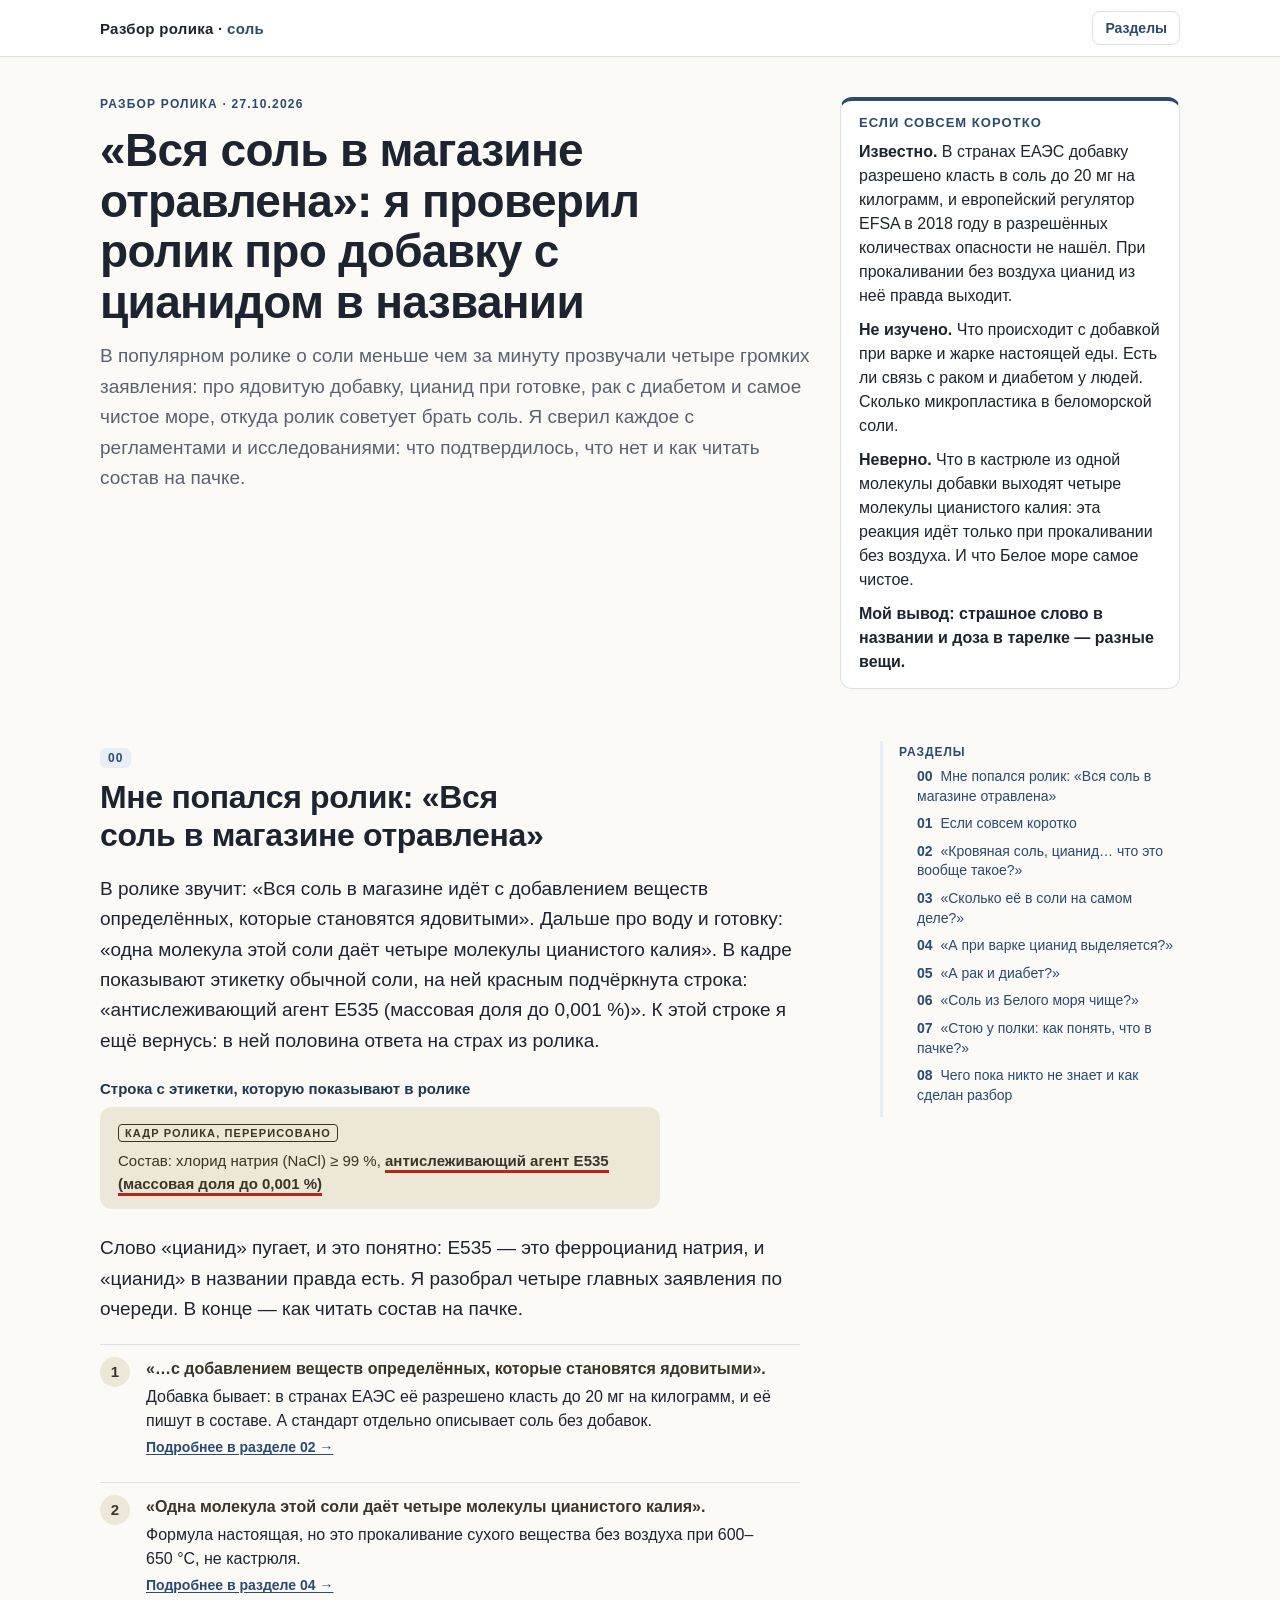
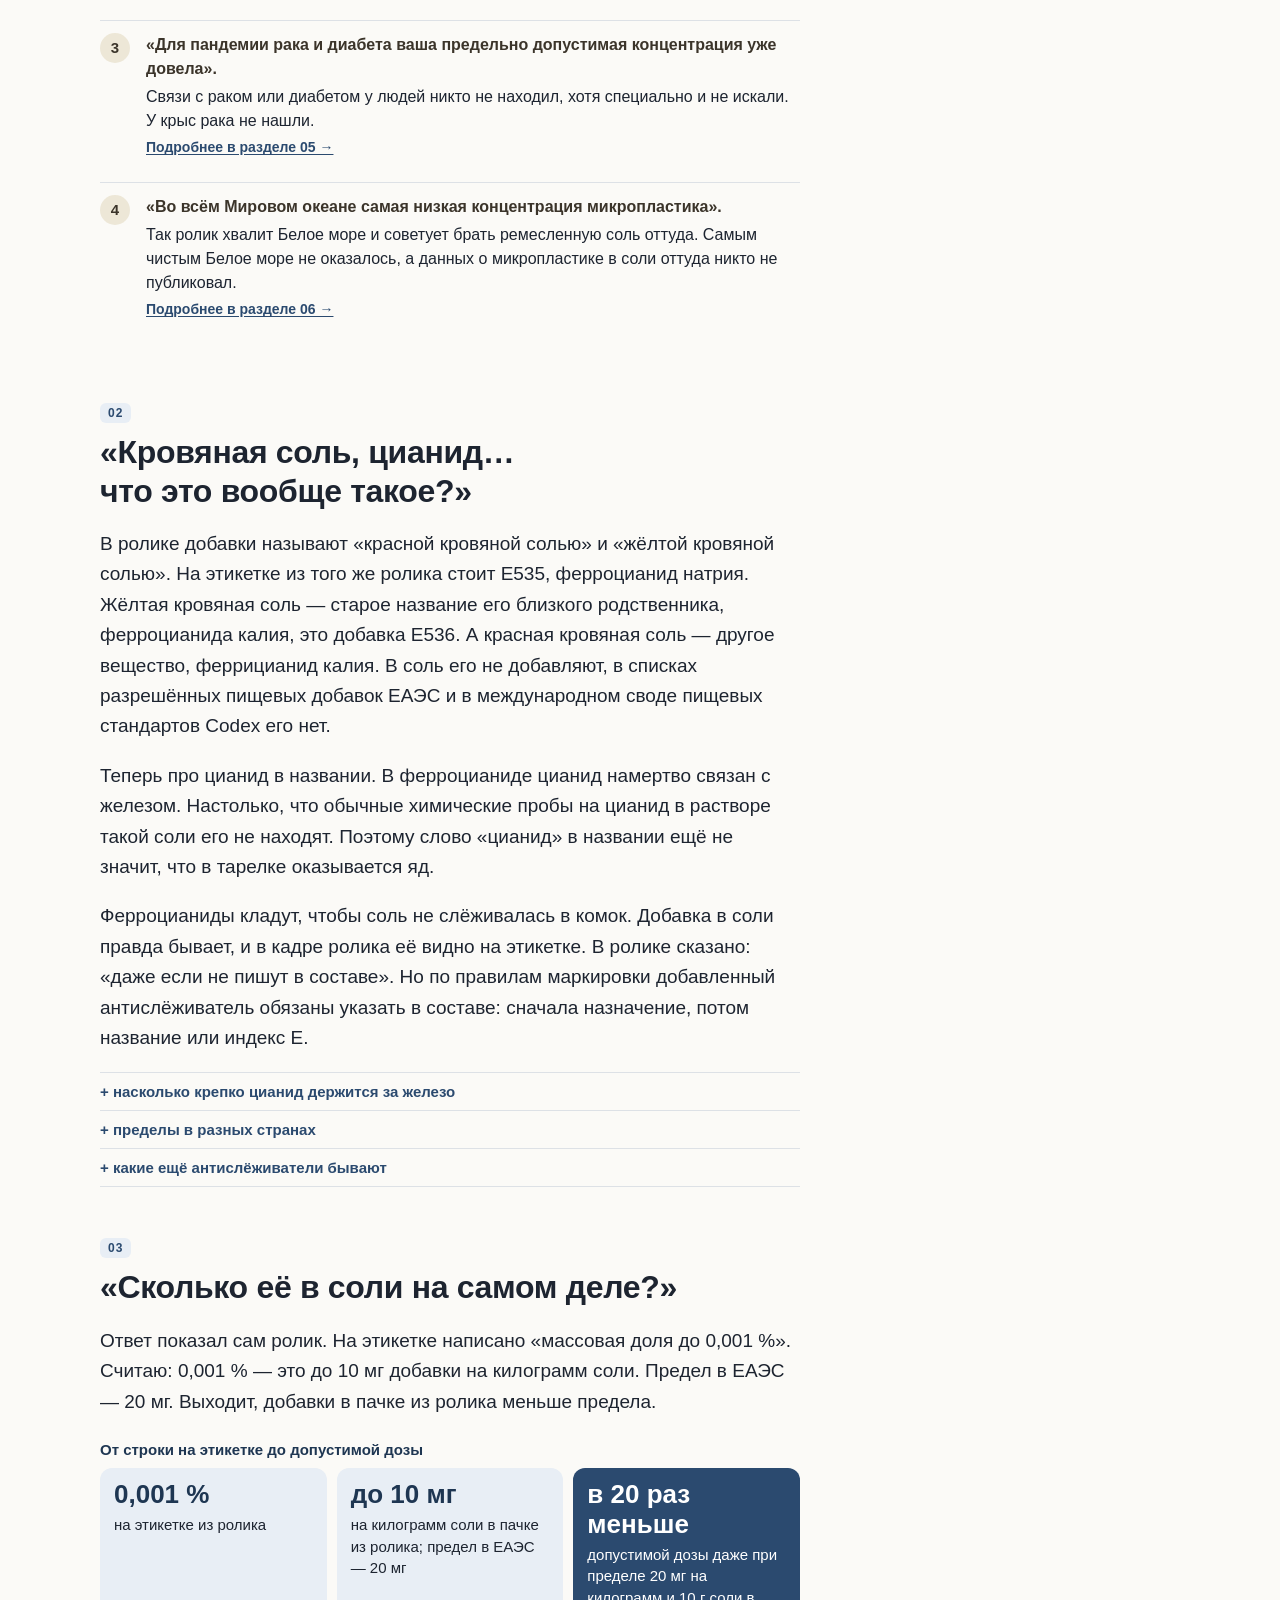
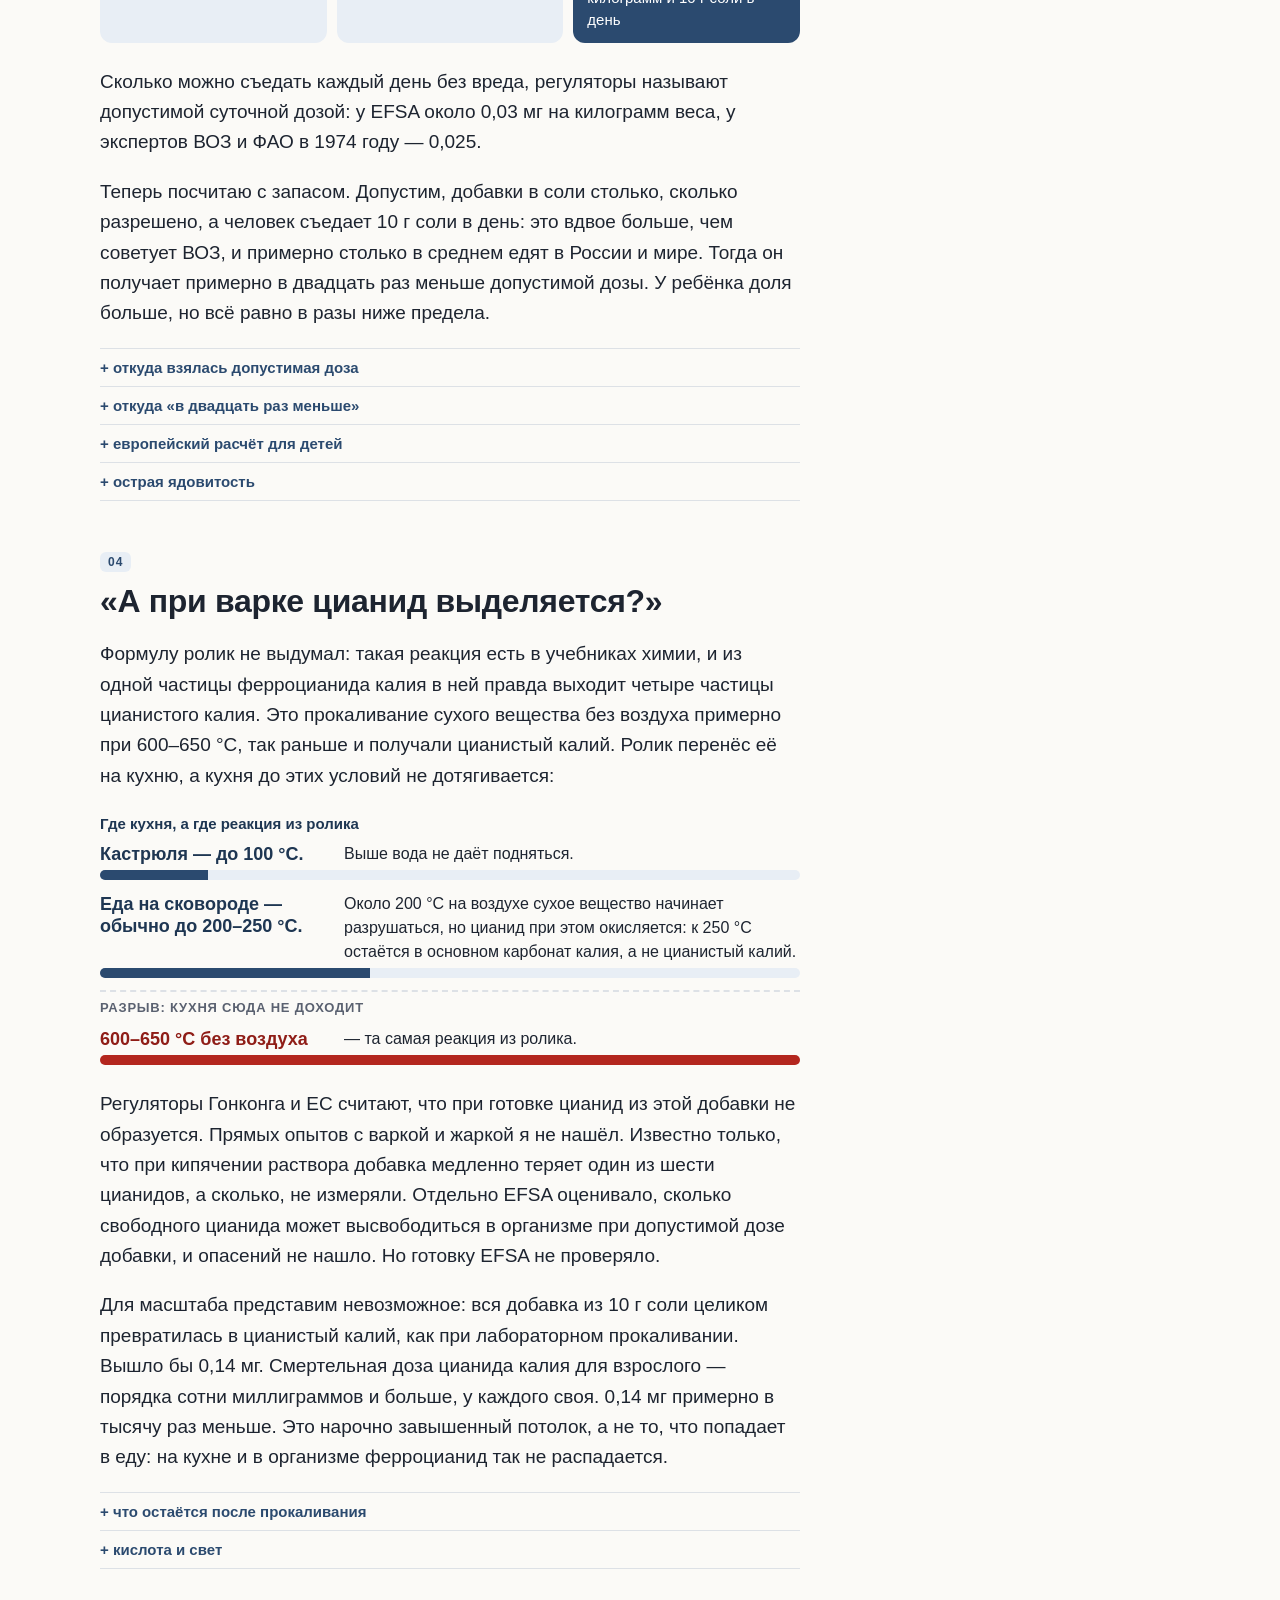
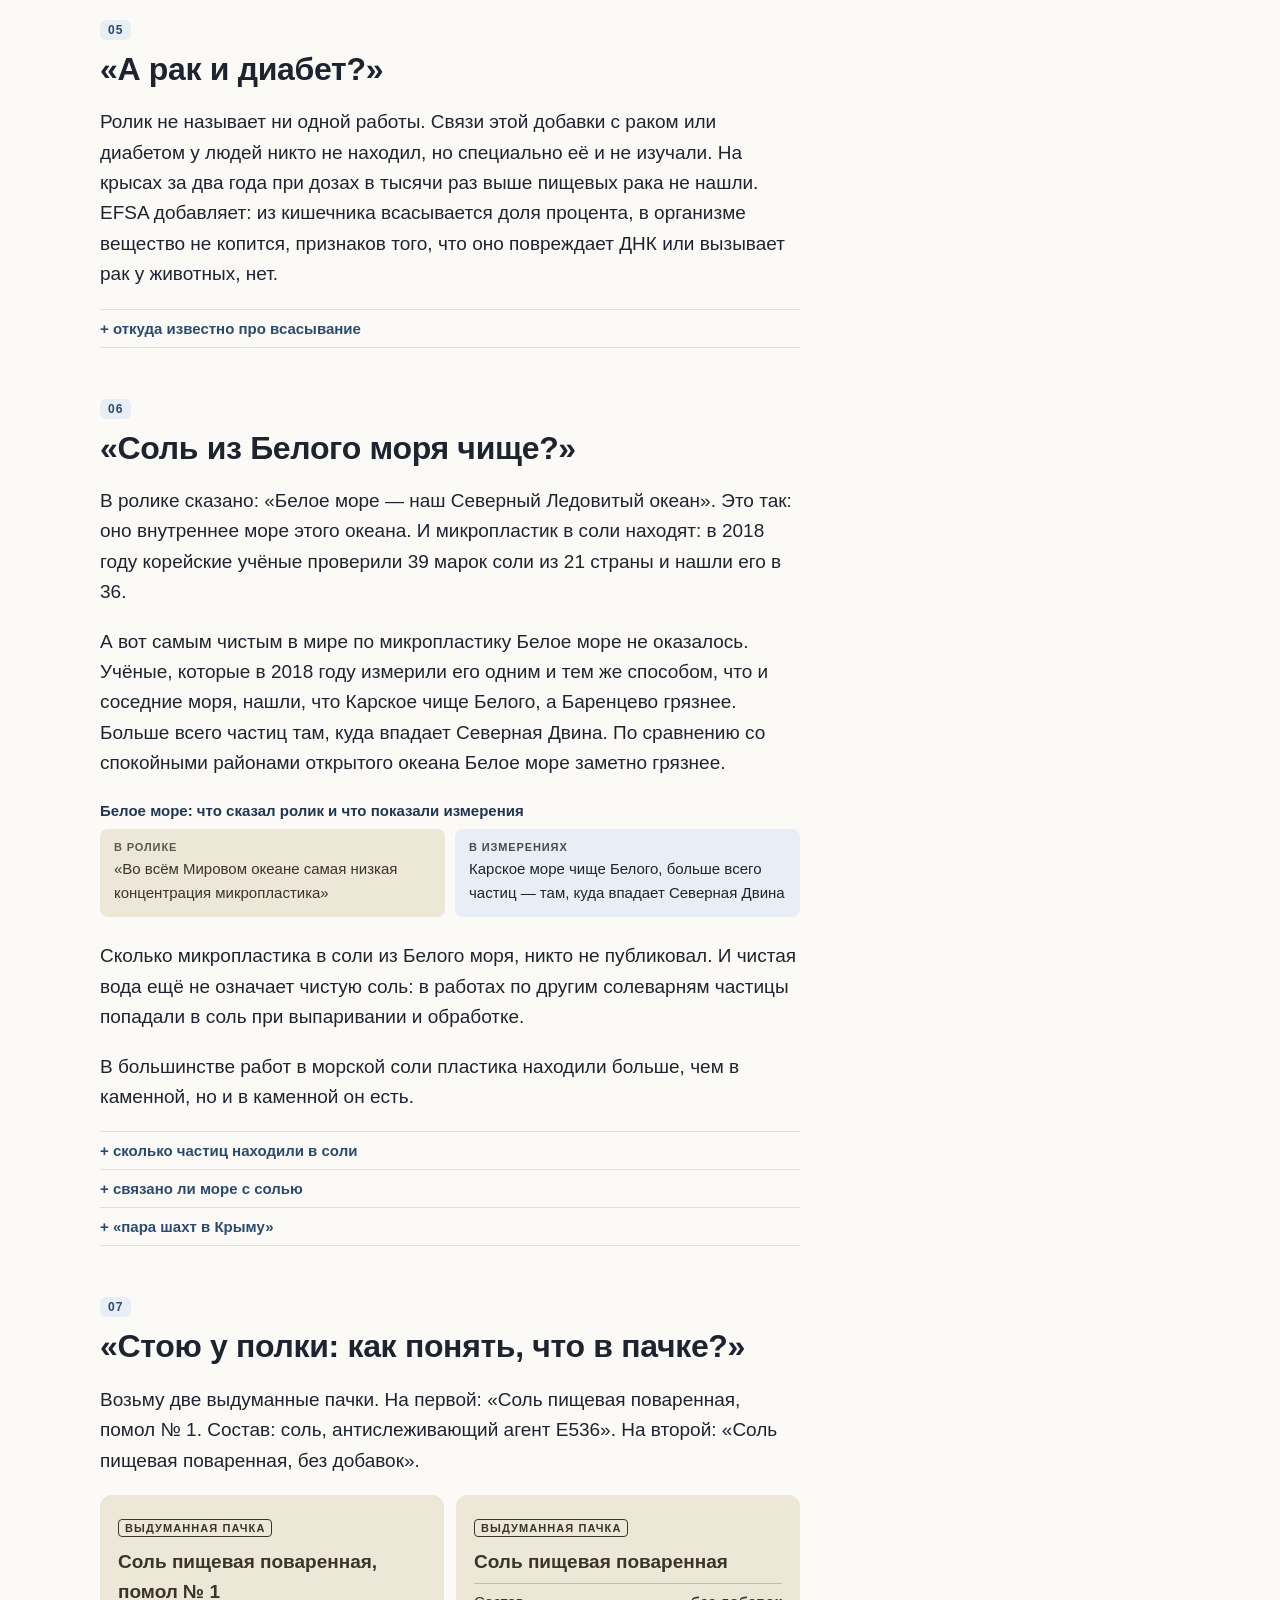
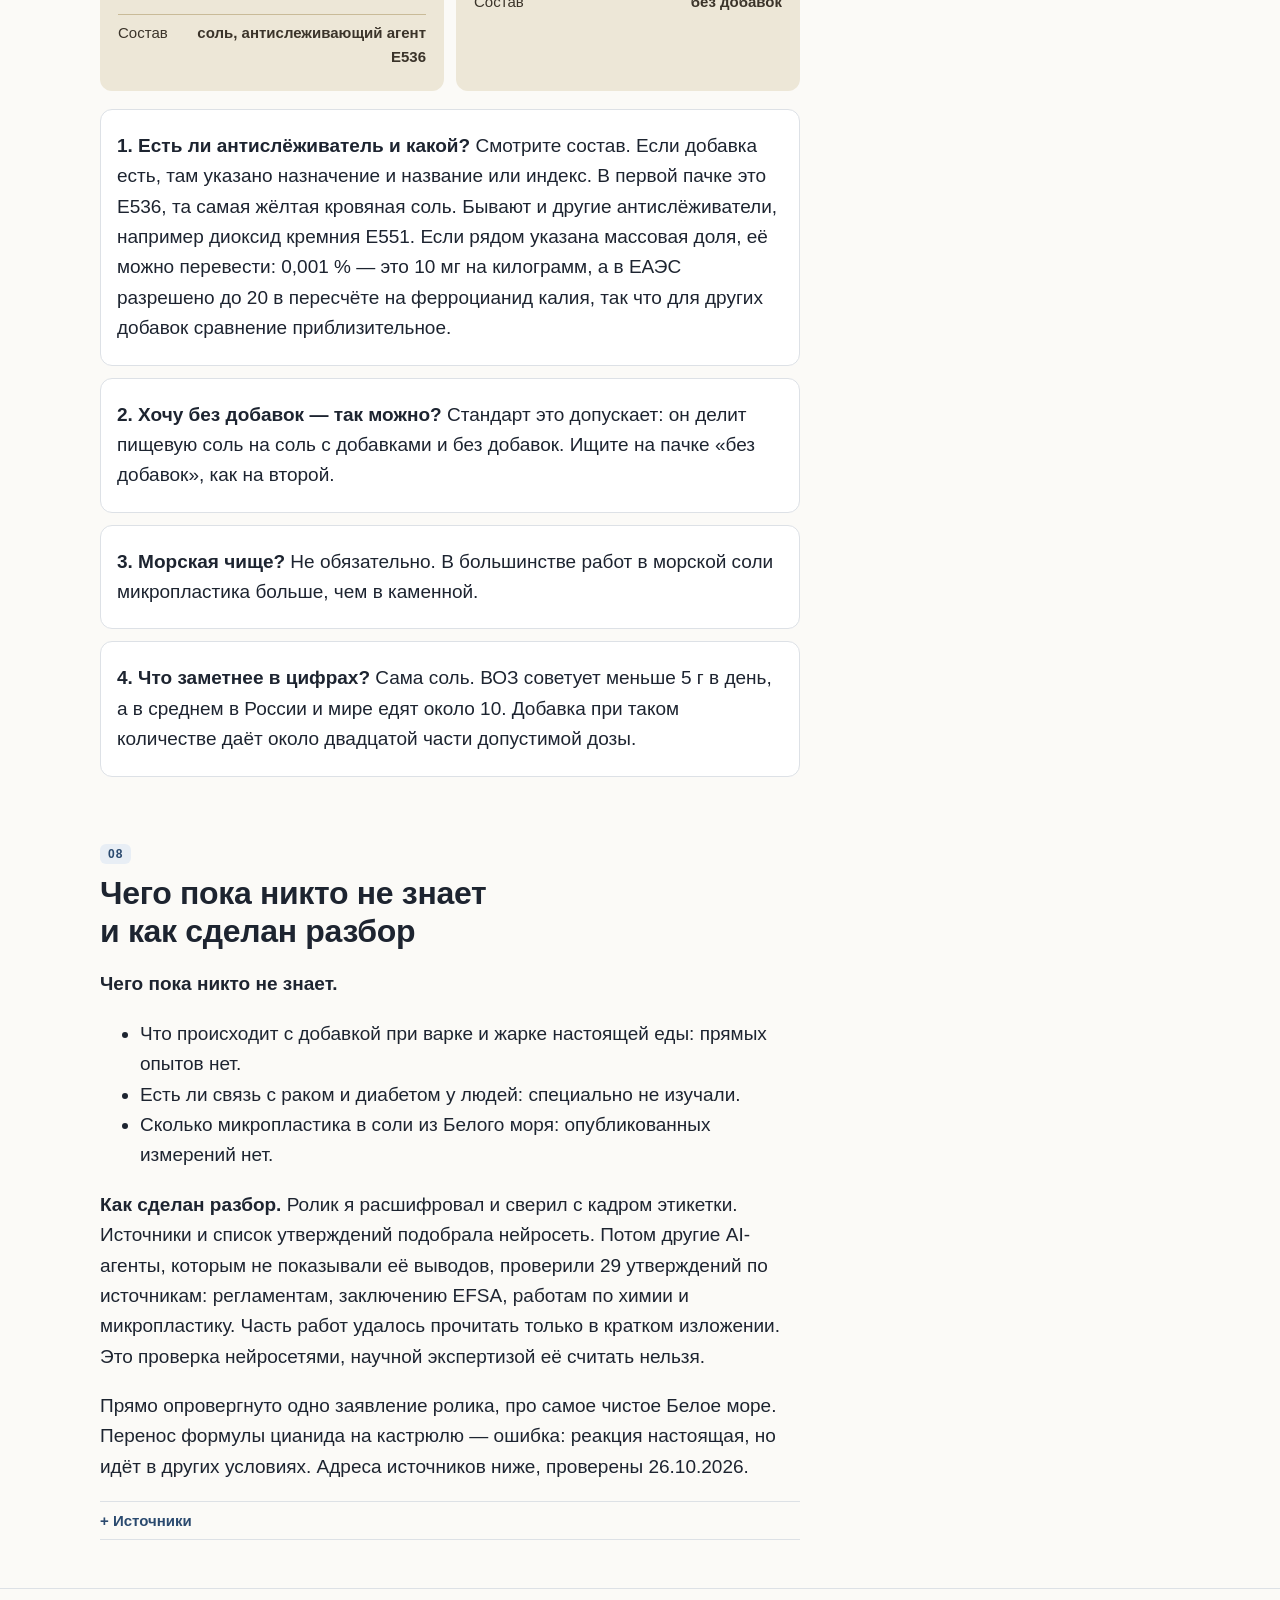
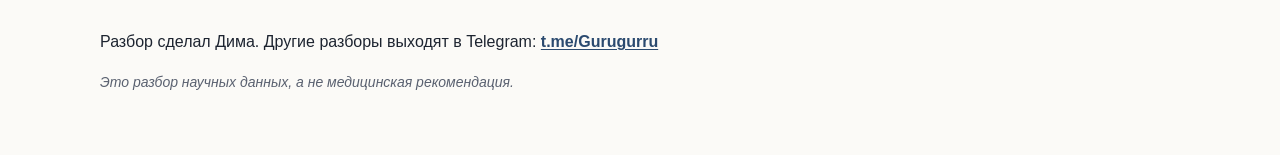
<file: sol/index.html>
<!doctype html><html lang="ru"><head><meta charset="utf-8">
<meta name="viewport" content="width=device-width,initial-scale=1">
<meta name="robots" content="noindex">
<title>«Вся соль в магазине отравлена»: я проверил ролик про добавку с цианидом в названии</title>
<meta name="description" content="Проверил ролик «вся соль в магазине отравлена»: что за добавка Е535 и Е536, сколько её в соли, выделяется ли цианид при варке, рак и диабет, микропластик и Белое море, как читать пачку.">
<meta property="og:type" content="article">
<meta property="og:title" content="«Вся соль в магазине отравлена»: я проверил ролик про добавку с цианидом в названии">
<meta property="og:description" content="Проверил ролик «вся соль в магазине отравлена»: что за добавка Е535 и Е536, сколько её в соли, выделяется ли цианид при варке, рак и диабет, микропластик и Белое море, как читать пачку.">
<meta property="og:url" content="http://docs.brand-os.ru/sol/">
<meta property="og:image" content="http://docs.brand-os.ru/sol/og.png">
<meta property="og:image:width" content="1200">
<meta property="og:image:height" content="630">
<meta property="og:image:alt" content="Цитата ролика и шкала: кастрюля до 100 °C, сковорода 200–250 °C, реакция из ролика 600–650 °C">
<meta property="og:locale" content="ru_RU">
<meta name="twitter:card" content="summary_large_image">
<link rel="icon" href="data:,">
<style>
:root{
  --bg:#FBFAF7;--surface:#FFFFFF;--text:#1D2430;--muted:#5A6170;--line:#DDE1E6;
  --ink:#2B4A6F;--ink-dark:#1E3652;--ink-soft:#E8EEF5;--on-ink:#FFFFFF;
  --sand:#EDE7D7;--sand-line:#C9BB98;--on-sand:#3B342A;
  --sans:-apple-system,BlinkMacSystemFont,"Segoe UI",Roboto,"Helvetica Neue",Arial,sans-serif;
  --serif:Charter,"Bitstream Charter","Iowan Old Style","Palatino Linotype",Georgia,serif;
  --radius:12px;
}
body{--body-font:var(--sans);--fs:19px;--lh:1.6;--col:1080px;--head:1080px;}
*{box-sizing:border-box}
html,body{overflow-x:clip}
body{margin:0;background:var(--bg);color:var(--text);font-family:var(--body-font);
  font-size:var(--fs);line-height:var(--lh);-webkit-text-size-adjust:100%}
a{color:var(--ink);text-underline-offset:2px;overflow-wrap:anywhere}
a:hover{color:var(--ink-dark)}
strong{font-weight:700}
.wrap{max-width:var(--col);margin:0 auto;padding:0 20px;width:100%}
.wide{max-width:calc(var(--head) + 40px);margin:0 auto;padding:0 20px;width:100%}
.wrap{max-width:calc(var(--col) + 40px)}
.site-head{border-bottom:1px solid var(--line);background:var(--surface)}
.site-head .wide{display:flex;align-items:center;justify-content:space-between;gap:12px;min-height:56px}
.brand{font:700 15px var(--sans);letter-spacing:.02em;color:var(--text);text-decoration:none;min-width:0}
.brand span{color:var(--ink)}
.toc{position:relative;font-family:var(--sans)}
.toc summary{cursor:pointer;list-style:none;font:600 14px var(--sans);color:var(--ink);padding:8px 12px;border:1px solid var(--line);border-radius:8px;background:var(--surface)}
.toc summary::-webkit-details-marker{display:none}
.toc ol{position:absolute;right:0;top:44px;z-index:5;width:min(340px,90vw);margin:0;padding:12px 16px;background:var(--surface);border:1px solid var(--line);border-radius:var(--radius);box-shadow:0 8px 24px rgba(29,36,48,.12);font-size:14px;line-height:1.4}
.toc li{margin:6px 0}
.toc ol,.c-side ol{list-style:none;padding-left:0}
.tn{font-weight:700;color:var(--ink);margin-right:4px}
[id]{scroll-margin-top:16px}
section{scroll-margin-top:16px}
h1,h2,h3{text-wrap:balance}
.kicker{font:700 12px var(--sans);letter-spacing:.1em;text-transform:uppercase;color:var(--ink);margin:0 0 14px}
.subtitle{color:var(--muted)}
.section-num{display:inline-block;font:700 12px var(--sans);letter-spacing:.08em;color:var(--ink);background:var(--ink-soft);border-radius:6px;padding:3px 8px;margin-bottom:10px}
.quote{background:var(--sand);color:var(--on-sand);border-left:3px solid var(--sand-line);padding:12px 16px;border-radius:0 8px 8px 0}
.qa-q{font-family:var(--sans);font-weight:700;color:var(--ink-dark);margin:28px 0 6px}
details.more{border-top:1px solid var(--line);padding:10px 0;font-size:.92em}
details.more:last-of-type{border-bottom:1px solid var(--line)}
details.more summary{cursor:pointer;font:600 15px var(--sans);color:var(--ink);list-style:none}
details.more summary::-webkit-details-marker{display:none}
details.more summary::before{content:"+ ";font-weight:700}
details.more[open] summary::before{content:"− "}
details.more p{margin:10px 0 4px;color:var(--text)}
.callout{background:var(--ink-soft);border-radius:var(--radius);padding:14px 18px;font-family:var(--sans)}
.sources{font-size:15px;line-height:1.5}
.sources h4{font:700 14px var(--sans);margin:18px 0 6px;color:var(--ink-dark)}
.sources ul{padding-left:18px;margin:0}
.sources li{margin:4px 0}
.author{border-top:1px solid var(--line);margin-top:40px;padding:24px 0 48px;font-family:var(--sans);font-size:16px}
.author .disc{color:var(--muted);font-size:14px;font-style:italic}
/* лестница */
.ladder{list-style:none;margin:20px 0;padding:0;counter-reset:step}
.ladder>li{position:relative;padding:0 0 4px 44px;margin:0 0 18px;counter-increment:step}
.ladder>li::before{content:counter(step);position:absolute;left:0;top:2px;width:30px;height:30px;border-radius:50%;
  background:var(--ink);color:var(--on-ink);font:700 15px/30px var(--sans);text-align:center}
.ladder>li::after{content:"";position:absolute;left:14px;top:36px;bottom:-14px;width:2px;background:var(--line)}
.ladder>li:last-child::after{display:none}
.ladder .step-name{font:700 17px var(--sans);color:var(--ink-dark);display:block;margin-bottom:4px}
.ladder>li.empty::before{background:var(--surface);color:var(--ink);border:2px dashed var(--ink)}
.ladder p{margin:0 0 10px}
/* этикетка */
.label{background:var(--sand);color:var(--on-sand);border-radius:var(--radius);padding:16px 18px;font-family:var(--sans);max-width:420px}
.label .tag{display:inline-block;font:700 11px var(--sans);letter-spacing:.1em;text-transform:uppercase;border:1px solid var(--on-sand);border-radius:4px;padding:2px 6px;margin-bottom:10px}
.label table{width:100%;border-collapse:collapse;font-size:15px}
.label td{padding:6px 0;border-top:1px solid var(--sand-line);vertical-align:top}
.label td:last-child{text-align:right;font-weight:700}
.label .n{display:inline-block;width:20px;height:20px;border-radius:50%;background:var(--ink);color:var(--on-ink);font:700 12px/20px var(--sans);text-align:center;margin-right:6px}
.label-name{font-weight:700;margin-bottom:6px}
.qs{list-style:none;padding:0;margin:16px 0}
.qs li{margin:0 0 12px;background:var(--surface);border:1px solid var(--line);border-radius:var(--radius);padding:2px 16px}
.wrap>.label{max-width:420px}
.label .cell{display:flex;gap:6px;align-items:flex-start}
/* схемы */
figure.fig{margin:24px 0;font-family:var(--sans)}
figure.fig figcaption{font:600 15px var(--sans);color:var(--ink-dark);margin-bottom:10px}
.bars{display:grid;gap:10px}
.bar-row{display:grid;grid-template-columns:minmax(90px,30%) 1fr;gap:10px;align-items:center;font-size:14px}
.bar{height:26px;border-radius:4px;background:var(--ink);color:var(--on-ink);font:700 13px/26px var(--sans);padding:0 8px;white-space:nowrap;min-width:fit-content}
.bar.soft{background:var(--sand);color:var(--on-sand)}
@media (max-width:480px){.bar-row{grid-template-columns:1fr;gap:4px}}
.or-pair{display:grid;gap:10px}
.or-pair{grid-template-columns:minmax(0,1fr)}
@media (min-width:760px){.or-pair{grid-template-columns:repeat(2,minmax(0,1fr))}}
.or-pair .says{background:var(--sand);color:var(--on-sand);border-radius:8px;padding:12px 14px;font-size:15px}
.or-pair .found{background:var(--ink-soft);border-radius:8px;padding:12px 14px;font-size:15px}
.or-pair .lab{display:block;font:700 11px var(--sans);letter-spacing:.08em;text-transform:uppercase;margin-bottom:4px;opacity:.8}
mark.or{background:none;color:var(--ink-dark);font-weight:800;border-bottom:3px solid var(--ink)}
.steps-overview{display:grid;grid-template-columns:repeat(4,minmax(0,1fr));gap:8px;margin:18px 0;font-family:var(--sans)}
.steps-overview a{display:block;text-decoration:none;background:var(--ink-soft);color:var(--ink-dark);border-radius:8px;padding:10px;font-size:13px;font-weight:700;min-height:64px}
.steps-overview a span{display:block;font-weight:400;color:var(--muted);margin-top:4px}
.steps-overview a.empty{background:var(--surface);border:2px dashed var(--ink)}
@media (max-width:640px){
  .steps-overview{grid-template-columns:repeat(2,minmax(0,1fr))}
}
/* соль: строка этикетки из кадра */
.lbl-strip{background:var(--sand);color:var(--on-sand);border-radius:var(--radius);padding:14px 18px;font:15px/1.5 var(--sans);max-width:560px}
.lbl-strip .tag{display:inline-block;font:700 11px var(--sans);letter-spacing:.1em;text-transform:uppercase;border:1px solid var(--on-sand);border-radius:4px;padding:2px 6px;margin-bottom:8px}
.lbl-strip .hit{font-weight:700;border-bottom:3px solid #B3261E;padding-bottom:1px}
/* цепочка дозы */
.chain{list-style:none;margin:0;padding:0;display:grid;grid-template-columns:minmax(0,1fr);gap:10px;counter-reset:ch}
@media (min-width:760px){.chain{grid-template-columns:repeat(3,minmax(0,1fr))}}
.chain li{background:var(--ink-soft);border-radius:var(--radius);padding:12px 14px;font-size:15px;line-height:1.45;min-width:0}
.chain li b{display:block;font:800 26px/1.15 var(--sans);color:var(--ink-dark);margin-bottom:4px}
.chain li.last{background:var(--ink);color:var(--on-ink)}
.chain li.last b{color:var(--on-ink)}
/* шкала температур */
.scale{list-style:none;margin:0;padding:0;display:grid;gap:12px}
.scale li{display:grid;grid-template-columns:minmax(0,230px) minmax(0,1fr);gap:4px 14px;align-items:start;font-size:16px;line-height:1.5}
.scale .t{font:800 18px/1.2 var(--sans);color:var(--ink-dark);padding-top:2px}
.scale .track{grid-column:1 / -1;height:10px;border-radius:5px;background:var(--ink-soft);overflow:hidden}
.scale .fill{display:block;height:100%;background:var(--ink)}
.scale li.react .fill{background:#B3261E}
.scale li.react .t{color:#8F1D17}
.scale .gap{grid-column:1 / -1;font:600 13px var(--sans);color:var(--muted);text-transform:uppercase;letter-spacing:.06em;border-top:2px dashed var(--line);padding-top:8px}
@media (max-width:640px){.scale li{grid-template-columns:1fr}.scale .t{padding-top:0}}
/* пачки */
.packs{display:grid;grid-template-columns:minmax(0,1fr);gap:12px;margin:18px 0}
@media (min-width:640px){.packs{grid-template-columns:repeat(2,minmax(0,1fr))}}
.packs .label{max-width:none}

@media (max-width:640px){body{--fs:17px}}
.hero{padding:40px 0 16px}
.hero-grid{display:grid;grid-template-columns:1fr;gap:24px}
@media (min-width:980px){.hero-grid{grid-template-columns:minmax(0,1fr) 340px;align-items:start}}
.hero h1{font:800 clamp(30px,4.8vw,46px)/1.1 var(--sans);margin:0 0 14px;letter-spacing:-.015em}
.hero .subtitle{font-size:19px;margin:0}
.hero aside{background:var(--surface);border:1px solid var(--line);border-top:4px solid var(--ink);border-radius:var(--radius);padding:14px 18px;font-size:16px;line-height:1.5}
.hero aside h2{font:700 13px var(--sans);letter-spacing:.08em;text-transform:uppercase;color:var(--ink);margin:0 0 6px}
.hero aside ul{list-style:none;padding:0;margin:0}
.hero aside li{margin:10px 0}
.hero aside p{margin:10px 0 0;font-weight:700}
h2{font:800 clamp(24px,3.2vw,32px)/1.2 var(--sans);margin:0 0 16px;letter-spacing:-.01em}
section{padding:36px 0 8px}
.wrap>*{max-width:700px}
.claims{display:grid;grid-template-columns:1fr;gap:12px;margin:20px 0;list-style:none;padding:0}
.claim{display:grid;grid-template-columns:34px 1fr;gap:4px 12px;font-family:var(--sans);font-size:16px;line-height:1.5;padding:12px 0;border-top:1px solid var(--line)}
.claim .no{grid-row:span 3;width:30px;height:30px;border-radius:50%;background:var(--sand);color:var(--on-sand);font:700 15px/30px var(--sans);text-align:center}
.claim .cq{font-weight:700;color:var(--on-sand)}
.claim .lab{display:none}
.claim .go{font-size:14px;font-weight:600}
.c-body{display:grid;grid-template-columns:minmax(0,1fr);gap:40px}
.c-body .wrap{padding:0;max-width:none}
.c-side{display:none}
@media (min-width:1100px){
  .c-body{grid-template-columns:minmax(0,700px) 300px;justify-content:space-between}
  .c-side{display:block;position:sticky;top:20px;align-self:start;margin-top:36px;font:14px/1.4 var(--sans);
    border-left:3px solid var(--ink-soft);padding:4px 0 4px 16px}
  .c-side p{font:700 12px var(--sans);letter-spacing:.08em;text-transform:uppercase;color:var(--ink);margin:0 0 8px}
  .c-side ol{margin:0;padding-left:18px}.c-side li{margin:8px 0}
  .c-side a{text-decoration:none}
}
.ladder>li{background:var(--surface);border:1px solid var(--line);border-radius:var(--radius);padding:14px 16px 6px 56px}
.ladder>li::before{left:14px;top:14px}
.ladder>li::after{display:none}
.ladder>li.empty{border:2px dashed var(--ink)}

.label .n{flex-shrink:0;margin-right:0}
.author a{font-weight:600}
</style></head><body>
<div class="site-head"><div class="wide"><a class="brand" href="#top">Разбор ролика · <span>соль</span></a>
<details class="toc"><summary>Разделы</summary><ol><li><a href="#s00"><span class="tn">00</span> Мне попался ролик: «Вся соль в магазине отравлена»</a></li><li><a href="#s01"><span class="tn">01</span> Если совсем коротко</a></li><li><a href="#s02"><span class="tn">02</span> «Кровяная соль, цианид… что это вообще такое?»</a></li><li><a href="#s03"><span class="tn">03</span> «Сколько её в соли на самом деле?»</a></li><li><a href="#s04"><span class="tn">04</span> «А при варке цианид выделяется?»</a></li><li><a href="#s05"><span class="tn">05</span> «А рак и диабет?»</a></li><li><a href="#s06"><span class="tn">06</span> «Соль из Белого моря чище?»</a></li><li><a href="#s07"><span class="tn">07</span> «Стою у полки: как понять, что в пачке?»</a></li><li><a href="#s08"><span class="tn">08</span> Чего пока никто не знает и как сделан разбор</a></li></ol></details></div></div>
<main id="top"><header class="hero"><div class="wide"><div class="hero-grid"><div><p class="kicker">Разбор ролика · 27.10.2026</p><h1>«Вся соль в магазине отравлена»: я проверил ролик про добавку с цианидом в названии</h1><p class="subtitle">В популярном ролике о соли меньше чем за минуту прозвучали четыре громких заявления: про ядовитую добавку, цианид при готовке, рак с диабетом и самое чистое море, откуда ролик советует брать соль. Я сверил каждое с регламентами и исследованиями: что подтвердилось, что нет и как читать состав на пачке.</p></div><aside id="s01"><h2>Если совсем коротко</h2><ul><li><strong>Известно.</strong> В странах ЕАЭС добавку разрешено класть в соль до 20&nbsp;мг на килограмм, и европейский регулятор EFSA в 2018 году в разрешённых количествах опасности не нашёл. При прокаливании без воздуха цианид из неё правда выходит.</li><li><strong>Не изучено.</strong> Что происходит с добавкой при варке и жарке настоящей еды. Есть ли связь с раком и диабетом у людей. Сколько микропластика в беломорской соли.</li><li><strong>Неверно.</strong> Что в кастрюле из одной молекулы добавки выходят четыре молекулы цианистого калия: эта реакция идёт только при прокаливании без воздуха. И что Белое море самое чистое.</li></ul><p>Мой вывод: страшное слово в названии и доза в тарелке — разные вещи.</p></aside></div></div></header><div class="wide c-body"><div class="c-main"><section id="s00"><div class="wrap"><span class="section-num">00</span><h2>Мне попался ролик: «Вся соль в магазине отравлена»</h2><p>В ролике звучит: «Вся соль в магазине идёт с добавлением веществ определённых, которые становятся ядовитыми». Дальше про воду и готовку: «одна молекула этой соли даёт четыре молекулы цианистого калия». В кадре показывают этикетку обычной соли, на ней красным подчёркнута строка: «антислеживающий агент Е535 (массовая доля до 0,001&nbsp;%)». К этой строке я ещё вернусь: в ней половина ответа на страх из ролика.</p><figure class="fig"><figcaption>Строка с этикетки, которую показывают в ролике</figcaption><div class="lbl-strip" role="img" aria-label="Строка состава с этикетки соли из кадра ролика"><span class="tag">Кадр ролика, перерисовано</span><br>Состав: хлорид натрия (NaCl) ≥&nbsp;99&nbsp;%, <span class="hit">антислеживающий агент Е535 (массовая доля до 0,001&nbsp;%)</span></div></figure><p>Слово «цианид» пугает, и это понятно: Е535 — это ферроцианид натрия, и «цианид» в названии правда есть. Я разобрал четыре главных заявления по очереди. В конце — как читать состав на пачке.</p><ul class="claims"><li class="claim"><span class="no">1</span><div class="cq"><span class="lab">В ролике</span>«…с добавлением веществ определённых, которые становятся ядовитыми».</div><div class="ca"><span class="lab">Что выяснили</span>Добавка бывает: в странах ЕАЭС её разрешено класть до 20&nbsp;мг на килограмм, и её пишут в составе. А стандарт отдельно описывает соль без добавок.</div><a class="go" href="#s02">Подробнее в разделе 02 →</a></li><li class="claim"><span class="no">2</span><div class="cq"><span class="lab">В ролике</span>«Одна молекула этой соли даёт четыре молекулы цианистого калия».</div><div class="ca"><span class="lab">Что выяснили</span>Формула настоящая, но это прокаливание сухого вещества без воздуха при 600–650&nbsp;°C, не кастрюля.</div><a class="go" href="#s04">Подробнее в разделе 04 →</a></li><li class="claim"><span class="no">3</span><div class="cq"><span class="lab">В ролике</span>«Для пандемии рака и диабета ваша предельно допустимая концентрация уже довела».</div><div class="ca"><span class="lab">Что выяснили</span>Связи с раком или диабетом у людей никто не находил, хотя специально и не искали. У крыс рака не нашли.</div><a class="go" href="#s05">Подробнее в разделе 05 →</a></li><li class="claim"><span class="no">4</span><div class="cq"><span class="lab">В ролике</span>«Во всём Мировом океане самая низкая концентрация микропластика».</div><div class="ca"><span class="lab">Что выяснили</span>Так ролик хвалит Белое море и советует брать ремесленную соль оттуда. Самым чистым Белое море не оказалось, а данных о микропластике в соли оттуда никто не публиковал.</div><a class="go" href="#s06">Подробнее в разделе 06 →</a></li></ul></div></section><section id="s02"><div class="wrap"><span class="section-num">02</span><h2>«Кровяная соль, цианид… что это вообще такое?»</h2><p>В ролике добавки называют «красной кровяной солью» и «жёлтой кровяной солью». На этикетке из того же ролика стоит Е535, ферроцианид натрия. Жёлтая кровяная соль — старое название его близкого родственника, ферроцианида калия, это добавка Е536. А красная кровяная соль — другое вещество, феррицианид калия. В соль его не добавляют, в списках разрешённых пищевых добавок ЕАЭС и в международном своде пищевых стандартов Codex его нет.</p>
<p>Теперь про цианид в названии. В ферроцианиде цианид намертво связан с железом. Настолько, что обычные химические пробы на цианид в растворе такой соли его не находят. Поэтому слово «цианид» в названии ещё не значит, что в тарелке оказывается яд.</p>
<p>Ферроцианиды кладут, чтобы соль не слёживалась в комок. Добавка в соли правда бывает, и в кадре ролика её видно на этикетке. В ролике сказано: «даже если не пишут в составе». Но по правилам маркировки добавленный антислёживатель обязаны указать в составе: сначала назначение, потом название или индекс Е.</p>
<details class="more"><summary>насколько крепко цианид держится за железо</summary><p>Полный распад комплекса на железо и цианид настолько невыгоден, что его константа порядка от 10⁻²⁴ до 10⁻³⁷, в зависимости от метода измерения. Источник: Beck M.T., Pure Appl Chem 1987, <a href="https://doi.org/10.1351/pac198759121703" rel="noopener">https://doi.org/10.1351/pac198759121703</a></p></details>
<details class="more"><summary>пределы в разных странах</summary><p>ЕАЭС — до 20&nbsp;мг на килограмм соли в пересчёте на ферроцианид калия. Евросоюз — до 20&nbsp;мг/кг, США — до 13, Codex — до 14. Числа в этих системах считают по-разному, поэтому друг с другом их сравнивать нельзя.</p></details>
<details class="more"><summary>какие ещё антислёживатели бывают</summary><p>Кроме ферроцианидов, для соли в ЕАЭС названы диоксид кремния (Е551), силикаты кальция и магния (Е552, Е553) и алюмосиликат натрия (Е554) — до 10&nbsp;г на килограмм соли. Карбонаты кальция и магния (Е170, Е504) разрешены в продуктах по технической документации, отдельной нормы для соли в регламенте нет.</p></details></div></section><section id="s03"><div class="wrap"><span class="section-num">03</span><h2>«Сколько её в соли на самом деле?»</h2><p>Ответ показал сам ролик. На этикетке написано «массовая доля до 0,001&nbsp;%». Считаю: 0,001&nbsp;% — это до 10&nbsp;мг добавки на килограмм соли. Предел в ЕАЭС — 20&nbsp;мг. Выходит, добавки в пачке из ролика меньше предела.</p><figure class="fig"><figcaption>От строки на этикетке до допустимой дозы</figcaption><ol class="chain"><li><b>0,001&nbsp;%</b>на этикетке из ролика</li><li><b>до 10&nbsp;мг</b>на килограмм соли в пачке из ролика; предел в ЕАЭС — 20&nbsp;мг</li><li class="last"><b>в 20 раз меньше</b>допустимой дозы даже при пределе 20&nbsp;мг на килограмм и 10&nbsp;г соли в день</li></ol></figure><p>Сколько можно съедать каждый день без вреда, регуляторы называют допустимой суточной дозой: у EFSA около 0,03&nbsp;мг на килограмм веса, у экспертов ВОЗ и ФАО в 1974 году — 0,025.</p>
<p>Теперь посчитаю с запасом. Допустим, добавки в соли столько, сколько разрешено, а человек съедает 10&nbsp;г соли в день: это вдвое больше, чем советует ВОЗ, и примерно столько в среднем едят в России и мире. Тогда он получает примерно в двадцать раз меньше допустимой дозы. У ребёнка доля больше, но всё равно в разы ниже предела.</p>
<details class="more"><summary>откуда взялась допустимая доза</summary><p>В опытах на крысах первыми на большие дозы реагируют почки. Доза, при которой за два года никаких изменений не нашли, — 4,4&nbsp;мг на килограмм веса в день. От неё отступили в 100 раз и получили допустимую дозу для человека. У EFSA и ВОЗ эти дозы посчитаны в разных пересчётах, поэтому это две близкие оценки, а не одно число.</p></details>
<details class="more"><summary>откуда «в двадцать раз меньше»</summary><p>10&nbsp;г соли с добавкой по максимуму, 20&nbsp;мг на килограмм, — это 0,2&nbsp;мг добавки в день. Допустимую дозу EFSA считает на сам ион ферроцианида, а он составляет чуть больше половины массы добавки: выходит около 0,12&nbsp;мг. Взрослому весом 70&nbsp;кг допустимо около 2&nbsp;мг в день, значит, это примерно двадцатая часть (точнее, 1/18). Расчёт наш, по цифрам EFSA (2018) и ВОЗ. Источник: <a href="https://pmc.ncbi.nlm.nih.gov/articles/PMC7009536/" rel="noopener">https://pmc.ncbi.nlm.nih.gov/articles/PMC7009536/</a></p></details>
<details class="more"><summary>европейский расчёт для детей</summary><p>По расчёту EFSA даже дети, которые едят много солёного, получают с солью до 0,009&nbsp;мг на килограмм веса в день, если считать по максимуму, а при реалистичном расчёте около 0,003–0,004. Это в 3–10 раз меньше допустимой дозы 0,03. Расчёт европейский.</p></details>
<details class="more"><summary>острая ядовитость</summary><p>Смертельная разовая доза ферроцианида калия для крыс — около 1,6–3,6&nbsp;г на килограмм веса, у соли — около 3&nbsp;г. По разовой ядовитости они сопоставимы, причём нижняя граница у добавки ниже, чем у соли. И о долгом приёме эти цифры ничего не говорят.</p></details></div></section><section id="s04"><div class="wrap"><span class="section-num">04</span><h2>«А при варке цианид выделяется?»</h2><p>Формулу ролик не выдумал: такая реакция есть в учебниках химии, и из одной частицы ферроцианида калия в ней правда выходит четыре частицы цианистого калия. Это прокаливание сухого вещества без воздуха примерно при 600–650&nbsp;°C, так раньше и получали цианистый калий. Ролик перенёс её на кухню, а кухня до этих условий не дотягивается:</p><figure class="fig"><figcaption>Где кухня, а где реакция из ролика</figcaption><ul class="scale"><li><span class="t">Кастрюля — до 100&nbsp;°C.</span><span>Выше вода не даёт подняться.</span><span class="track"><span class="fill" style="width:15.4%"></span></span></li><li><span class="t">Еда на сковороде — обычно до 200–250&nbsp;°C.</span><span>Около 200&nbsp;°C на воздухе сухое вещество начинает разрушаться, но цианид при этом окисляется: к 250&nbsp;°C остаётся в основном карбонат калия, а не цианистый калий.</span><span class="track"><span class="fill" style="width:38.5%"></span></span></li><li class="gap-row"><span class="gap">разрыв: кухня сюда не доходит</span></li><li class="react"><span class="t">600–650&nbsp;°C без воздуха</span><span>— та самая реакция из ролика.</span><span class="track"><span class="fill" style="width:100.0%"></span></span></li></ul></figure><p>Регуляторы Гонконга и ЕС считают, что при готовке цианид из этой добавки не образуется. Прямых опытов с варкой и жаркой я не нашёл. Известно только, что при кипячении раствора добавка медленно теряет один из шести цианидов, а сколько, не измеряли. Отдельно EFSA оценивало, сколько свободного цианида может высвободиться в организме при допустимой дозе добавки, и опасений не нашло. Но готовку EFSA не проверяло.</p>
<p>Для масштаба представим невозможное: вся добавка из 10&nbsp;г соли целиком превратилась в цианистый калий, как при лабораторном прокаливании. Вышло бы 0,14&nbsp;мг. Смертельная доза цианида калия для взрослого — порядка сотни миллиграммов и больше, у каждого своя. 0,14&nbsp;мг примерно в тысячу раз меньше. Это нарочно завышенный потолок, а не то, что попадает в еду: на кухне и в организме ферроцианид так не распадается.</p>
<details class="more"><summary>что остаётся после прокаливания</summary><p>Без воздуха при 600–650&nbsp;°C из ферроцианида калия выходит цианистый калий, а реальный остаток — смесь карбида железа, железа и углерода. На воздухе ферроцианид начинает разрушаться уже около 200&nbsp;°C, но цианид окисляется: при 250&nbsp;°C в остатке в основном карбонат калия. При нагреве до 50–110&nbsp;°C уходит только кристаллизационная вода.</p></details>
<details class="more"><summary>кислота и свет</summary><p>В воде при нейтральной или щелочной среде и в темноте комплекс почти не разрушается. Кислота (pH ниже 5) и яркий свет, особенно ультрафиолет, заметно ускоряют его распад с выделением синильной кислоты. Так ведёт себя раствор в лаборатории. Сколько цианида это может дать в реальной пище, никто не измерял.</p></details></div></section><section id="s05"><div class="wrap"><span class="section-num">05</span><h2>«А рак и диабет?»</h2><p>Ролик не называет ни одной работы. Связи этой добавки с раком или диабетом у людей никто не находил, но специально её и не изучали. На крысах за два года при дозах в тысячи раз выше пищевых рака не нашли. EFSA добавляет: из кишечника всасывается доля процента, в организме вещество не копится, признаков того, что оно повреждает ДНК или вызывает рак у животных, нет.</p>
<details class="more"><summary>откуда известно про всасывание</summary><p>Данные о всасывании у людей получены на родственном веществе, берлинской лазури, и всего на трёх добровольцах.</p></details></div></section><section id="s06"><div class="wrap"><span class="section-num">06</span><h2>«Соль из Белого моря чище?»</h2><p>В ролике сказано: «Белое море — наш Северный Ледовитый океан». Это так: оно внутреннее море этого океана. И микропластик в соли находят: в 2018 году корейские учёные проверили 39 марок соли из 21 страны и нашли его в 36.</p>
<p>А вот самым чистым в мире по микропластику Белое море не оказалось. Учёные, которые в 2018 году измерили его одним и тем же способом, что и соседние моря, нашли, что Карское чище Белого, а Баренцево грязнее. Больше всего частиц там, куда впадает Северная Двина. По сравнению со спокойными районами открытого океана Белое море заметно грязнее.</p><figure class="fig"><figcaption>Белое море: что сказал ролик и что показали измерения</figcaption><div class="or-pair"><div class="says"><span class="lab">В ролике</span>«Во всём Мировом океане самая низкая концентрация микропластика»</div><div class="found"><span class="lab">В измерениях</span>Карское море чище Белого, больше всего частиц — там, куда впадает Северная Двина</div></div></figure><p>Сколько микропластика в соли из Белого моря, никто не публиковал. И чистая вода ещё не означает чистую соль: в работах по другим солеварням частицы попадали в соль при выпаривании и обработке.</p>
<p>В большинстве работ в морской соли пластика находили больше, чем в каменной, но и в каменной он есть.</p>
<details class="more"><summary>сколько частиц находили в соли</summary><p>В работе 2018 года на 39 марках в морской соли разброс был от нуля до 1674 частиц на килограмм (и один образец из Индонезии — больше 13 тысяч), в каменной — до 148, в озёрной — от 28 до 462. В Турции в 16 марках насчитали: в морской от 16 до 84 частиц на килограмм, в озёрной от 8 до 102, в каменной от 9 до 16. Цифры разных лабораторий напрямую не сравнивают.</p></details>
<details class="more"><summary>связано ли море с солью</summary><p>Корейские учёные заметили: чем грязнее пластиком море и реки рядом с солеварней, тем больше частиц обычно в нерафинированной соли оттуда. Связь заметная, но не жёсткая, и часть пластика попадает в соль уже при её производстве.</p></details>
<details class="more"><summary>«пара шахт в Крыму»</summary><p>Крымскую соль, например с озера Сасык-Сиваш, собирают на солнечных соляных промыслах: морскую воду и рапу держат в мелких бассейнах, соль оседает кристаллами. По данным местной прессы, шахт для добычи соли в Крыму нет.</p></details></div></section><section id="s07"><div class="wrap"><span class="section-num">07</span><h2>«Стою у полки: как понять, что в пачке?»</h2><p>Возьму две выдуманные пачки. На первой: «Соль пищевая поваренная, помол № 1. Состав: соль, антислеживающий агент Е536». На второй: «Соль пищевая поваренная, без добавок».</p><div class="packs"><div class="label" role="img" aria-label="Учебная пачка соли: соль, антислеживающий агент Е536"><span class="tag">Выдуманная пачка</span><div class="label-name">Соль пищевая поваренная, помол № 1</div><table><tr><td>Состав</td><td>соль, антислеживающий агент Е536</td></tr></table></div><div class="label" role="img" aria-label="Учебная пачка соли: без добавок"><span class="tag">Выдуманная пачка</span><div class="label-name">Соль пищевая поваренная</div><table><tr><td>Состав</td><td>без добавок</td></tr></table></div></div><ol class="qs"><li><p><strong>1. Есть ли антислёживатель и какой?</strong> Смотрите состав. Если добавка есть, там указано назначение и название или индекс. В первой пачке это Е536, та самая жёлтая кровяная соль. Бывают и другие антислёживатели, например диоксид кремния Е551. Если рядом указана массовая доля, её можно перевести: 0,001&nbsp;% — это 10&nbsp;мг на килограмм, а в ЕАЭС разрешено до 20 в пересчёте на ферроцианид калия, так что для других добавок сравнение приблизительное.</p></li><li><p><strong>2. Хочу без добавок — так можно?</strong> Стандарт это допускает: он делит пищевую соль на соль с добавками и без добавок. Ищите на пачке «без добавок», как на второй.</p></li><li><p><strong>3. Морская чище?</strong> Не обязательно. В большинстве работ в морской соли микропластика больше, чем в каменной.</p></li><li><p><strong>4. Что заметнее в цифрах?</strong> Сама соль. ВОЗ советует меньше 5&nbsp;г в день, а в среднем в России и мире едят около 10. Добавка при таком количестве даёт около двадцатой части допустимой дозы.</p></li></ol></div></section><section id="s08"><div class="wrap"><span class="section-num">08</span><h2>Чего пока никто не знает и как сделан разбор</h2><p><strong>Чего пока никто не знает.</strong></p>
<ul><li>Что происходит с добавкой при варке и жарке настоящей еды: прямых опытов нет.</li><li>Есть ли связь с раком и диабетом у людей: специально не изучали.</li><li>Сколько микропластика в соли из Белого моря: опубликованных измерений нет.</li></ul>
<p><strong>Как сделан разбор.</strong> Ролик я расшифровал и сверил с кадром этикетки. Источники и список утверждений подобрала нейросеть. Потом другие AI-агенты, которым не показывали её выводов, проверили 29 утверждений по источникам: регламентам, заключению EFSA, работам по химии и микропластику. Часть работ удалось прочитать только в кратком изложении. Это проверка нейросетями, научной экспертизой её считать нельзя.</p>
<p>Прямо опровергнуто одно заявление ролика, про самое чистое Белое море. Перенос формулы цианида на кастрюлю — ошибка: реакция настоящая, но идёт в других условиях. Адреса источников ниже, проверены 26.10.2026.</p><details class="more sources"><summary>Источники</summary><h4>Что за добавка и где её разрешают (разделы 00, 02, 07)</h4><ul><li>ТР ТС 029/2012, приложение 3, ред. решения Совета ЕЭК № 84 от 29.08.2023 — <a href="https://www.consultant.ru/document/cons_doc_LAW_133445/668df741f349e3cbcfe9b81802945afbd4af4092/" rel="noopener">https://www.consultant.ru/document/cons_doc_LAW_133445/668df741f349e3cbcfe9b81802945afbd4af4092/</a></li><li>ТР ТС 029/2012, приложение 2, перечень добавок — <a href="https://www.consultant.ru/document/cons_doc_LAW_133445/70ef94df299c1a09778a9fee916efde892c3e695/" rel="noopener">https://www.consultant.ru/document/cons_doc_LAW_133445/70ef94df299c1a09778a9fee916efde892c3e695/</a></li><li>Codex GSFA Online, группа ферроцианидов — <a href="https://www.fao.org/gsfaonline/groups/details.html?id=242" rel="noopener">https://www.fao.org/gsfaonline/groups/details.html?id=242</a></li><li>Codex GSFA Online, категория 12.1.1 «Соль» — <a href="https://www.fao.org/gsfaonline/foods/details.html?id=189" rel="noopener">https://www.fao.org/gsfaonline/foods/details.html?id=189</a></li><li>Codex GSFA Online, указатель добавок — <a href="https://www.fao.org/gsfaonline/additives/index.html" rel="noopener">https://www.fao.org/gsfaonline/additives/index.html</a></li><li>Регламент (ЕС) 1333/2008, приложение II, категория 12.1.1 — <a href="https://www.legislation.gov.uk/eur/2008/1333/annex/II/table/34/group/9/2023-05-15/data.xht" rel="noopener">https://www.legislation.gov.uk/eur/2008/1333/annex/II/table/34/group/9/2023-05-15/data.xht</a></li><li>США, 21 CFR 172.490 — <a href="https://www.ecfr.gov/api/versioner/v1/full/2026-10-01/title-21.xml?part=172&amp;section=172.490" rel="noopener">https://www.ecfr.gov/api/versioner/v1/full/2026-10-01/title-21.xml?part=172&amp;section=172.490</a></li><li>ГОСТ Р 51574-2018 «Соль пищевая. Общие технические условия» — <a href="https://base.garant.ru/72049520/" rel="noopener">https://base.garant.ru/72049520/</a></li><li>ТР ТС 022/2011 «Пищевая продукция в части её маркировки» — <a href="https://eec.eaeunion.org/upload/medialibrary/9db/TrTsPishevkaMarkirovka.pdf" rel="noopener">https://eec.eaeunion.org/upload/medialibrary/9db/TrTsPishevkaMarkirovka.pdf</a></li><li>Химическая энциклопедия, т. 2, 1990, «Калия гексацианоферраты» — <a href="https://xumuk.ru/encyklopedia/1792.html" rel="noopener">https://xumuk.ru/encyklopedia/1792.html</a></li><li>БСЭ, «Красная кровяная соль» — <a href="https://slovar.cc/enc/bse/2008355.html" rel="noopener">https://slovar.cc/enc/bse/2008355.html</a></li><li>Beck M.T., Pure Appl Chem 1987 — <a href="https://doi.org/10.1351/pac198759121703" rel="noopener">https://doi.org/10.1351/pac198759121703</a></li></ul><h4>Сколько добавки можно (разделы 03, 05)</h4><ul><li>EFSA ANS Panel, EFSA Journal 2018, переоценка Е535, Е536, Е538 — <a href="https://doi.org/10.2903/j.efsa.2018.5374" rel="noopener">https://doi.org/10.2903/j.efsa.2018.5374</a>; полный текст — <a href="https://pmc.ncbi.nlm.nih.gov/articles/PMC7009536/" rel="noopener">https://pmc.ncbi.nlm.nih.gov/articles/PMC7009536/</a></li><li>JECFA, WHO Food Additives Series 5, 1974 — <a href="https://inchem.org/documents/jecfa/jecmono/v05je02.htm" rel="noopener">https://inchem.org/documents/jecfa/jecmono/v05je02.htm</a></li><li>База JECFA, ферроцианиды — <a href="https://apps.who.int/food-additives-contaminants-jecfa-database/chemical.aspx?chemID=3529" rel="noopener">https://apps.who.int/food-additives-contaminants-jecfa-database/chemical.aspx?chemID=3529</a></li><li>ВОЗ, сокращение потребления соли — <a href="https://www.who.int/news-room/fact-sheets/detail/salt-reduction" rel="noopener">https://www.who.int/news-room/fact-sheets/detail/salt-reduction</a></li><li>Максиков, Калягин, Толстов, обзор о потреблении соли, 2019 — <a href="https://www.vshouz.ru/journal/2019-god/izbytochnoe-potreblenie-povarennoy-soli-epidemiologicheskoe-znachenie-i-strategii-upravleniya/" rel="noopener">https://www.vshouz.ru/journal/2019-god/izbytochnoe-potreblenie-povarennoy-soli-epidemiologicheskoe-znachenie-i-strategii-upravleniya/</a></li><li>Паспорт безопасности ферроцианида калия — <a href="https://media.supplychain.nhs.uk/media/documents/KWD199/COSHH/30143_KWD199.pdf" rel="noopener">https://media.supplychain.nhs.uk/media/documents/KWD199/COSHH/30143_KWD199.pdf</a></li><li>NIST, паспорт безопасности хлорида натрия SRM 919b — <a href="https://tsapps.nist.gov/srmext/msds/919b-MSDS.pdf" rel="noopener">https://tsapps.nist.gov/srmext/msds/919b-MSDS.pdf</a></li></ul><h4>Цианид при нагреве (раздел 04)</h4><ul><li>Wolski W., Porawski B., J Thermal Anal 1976 — <a href="https://doi.org/10.1007/BF01909381" rel="noopener">https://doi.org/10.1007/BF01909381</a></li><li>Kunrath J.I. и др., J Thermal Anal 1978 — <a href="https://doi.org/10.1007/BF01915163" rel="noopener">https://doi.org/10.1007/BF01915163</a></li><li>Тананаев И.В. и др., «Химия ферроцианидов», 1971 — <a href="https://djvu.online/file/PAuFcbSeXHiTA" rel="noopener">https://djvu.online/file/PAuFcbSeXHiTA</a></li><li>Gaffar M.A., Omar M.H., J Therm Anal Calorim 2005 — <a href="https://doi.org/10.1007/s10973-005-0809-0" rel="noopener">https://doi.org/10.1007/s10973-005-0809-0</a></li><li>Centre for Food Safety, Гонконг, ферроцианид калия в соли — <a href="https://www.cfs.gov.hk/english/multimedia/multimedia_pub/multimedia_pub_fsf_147_03.html" rel="noopener">https://www.cfs.gov.hk/english/multimedia/multimedia_pub/multimedia_pub_fsf_147_03.html</a></li><li>Kruse J.M., Thibault L.E., Anal Chem 1973 — <a href="https://doi.org/10.1021/ac60335a029" rel="noopener">https://doi.org/10.1021/ac60335a029</a></li><li>ATSDR, Toxicological Profile for Cyanide, 2023 — <a href="https://www.atsdr.cdc.gov/toxprofiles/tp8.pdf" rel="noopener">https://www.atsdr.cdc.gov/toxprofiles/tp8.pdf</a></li><li>WHO/IPCS, CICAD 61 «Hydrogen cyanide and cyanides» — <a href="https://www.inchem.org/documents/cicads/cicads/cicad61.htm" rel="noopener">https://www.inchem.org/documents/cicads/cicads/cicad61.htm</a></li></ul><h4>Белое море и микропластик (раздел 06)</h4><ul><li>ФГБУ «ГОИН», Белое море — <a href="https://oceanography.ru/index.php/2013-10-28-15-00-54/2013-12-13-13-02-03" rel="noopener">https://oceanography.ru/index.php/2013-10-28-15-00-54/2013-12-13-13-02-03</a></li><li>Kim и др., 2018, 39 марок соли — <a href="https://doi.org/10.1021/acs.est.8b04180" rel="noopener">https://doi.org/10.1021/acs.est.8b04180</a></li><li>Gündoğdu, 2018, соль Турции — <a href="https://doi.org/10.1080/19440049.2018.1447694" rel="noopener">https://doi.org/10.1080/19440049.2018.1447694</a></li><li>Danopoulos и др., систематический обзор, 2020 — <a href="https://doi.org/10.1007/s42452-020-03749-0" rel="noopener">https://doi.org/10.1007/s42452-020-03749-0</a></li><li>Lee, Kunz, Shim, Walther, обзор, 2019 — <a href="https://doi.org/10.1038/s41598-019-46417-z" rel="noopener">https://doi.org/10.1038/s41598-019-46417-z</a></li><li>Tošić, Vruggink, Vesman, 2020 — <a href="https://doi.org/10.1016/j.marpolbul.2020.111745" rel="noopener">https://doi.org/10.1016/j.marpolbul.2020.111745</a></li><li>Ershova, Makeeva, Malgina, Sobolev, Smolokurov, 2021 — <a href="https://pubmed.ncbi.nlm.nih.gov/34601252/" rel="noopener">https://pubmed.ncbi.nlm.nih.gov/34601252/</a></li><li>Ershova, Eremina и др., «Арктика: экология и экономика», 2021 — <a href="https://doi.org/10.25283/2223-4594-2021-2-164-177" rel="noopener">https://doi.org/10.25283/2223-4594-2021-2-164-177</a></li><li>АиФ Крым, соль в Крыму, 2023 — <a href="https://krym.aif.ru/society/hot_v_borshch_hot_na_trassu_kak_v_krymu_sobirayut_urozhay_rozovoy_soli" rel="noopener">https://krym.aif.ru/society/hot_v_borshch_hot_na_trassu_kak_v_krymu_sobirayut_urozhay_rozovoy_soli</a></li></ul></details></div></section></div><nav class="c-side" aria-label="Разделы"><p>Разделы</p><ol><li><a href="#s00"><span class="tn">00</span> Мне попался ролик: «Вся соль в магазине отравлена»</a></li><li><a href="#s01"><span class="tn">01</span> Если совсем коротко</a></li><li><a href="#s02"><span class="tn">02</span> «Кровяная соль, цианид… что это вообще такое?»</a></li><li><a href="#s03"><span class="tn">03</span> «Сколько её в соли на самом деле?»</a></li><li><a href="#s04"><span class="tn">04</span> «А при варке цианид выделяется?»</a></li><li><a href="#s05"><span class="tn">05</span> «А рак и диабет?»</a></li><li><a href="#s06"><span class="tn">06</span> «Соль из Белого моря чище?»</a></li><li><a href="#s07"><span class="tn">07</span> «Стою у полки: как понять, что в пачке?»</a></li><li><a href="#s08"><span class="tn">08</span> Чего пока никто не знает и как сделан разбор</a></li></ol></nav></div><footer class="author"><div class="wrap"><p>Разбор сделал Дима. Другие разборы выходят в Telegram: <a href="https://t.me/Gurugurru" rel="noopener">t.me/Gurugurru</a></p><p class="disc">Это разбор научных данных, а не медицинская рекомендация.</p></div></footer></main>
<script>document.querySelectorAll(".toc a").forEach(a=>a.addEventListener("click",()=>a.closest("details").open=false))</script></body></html>
</file>
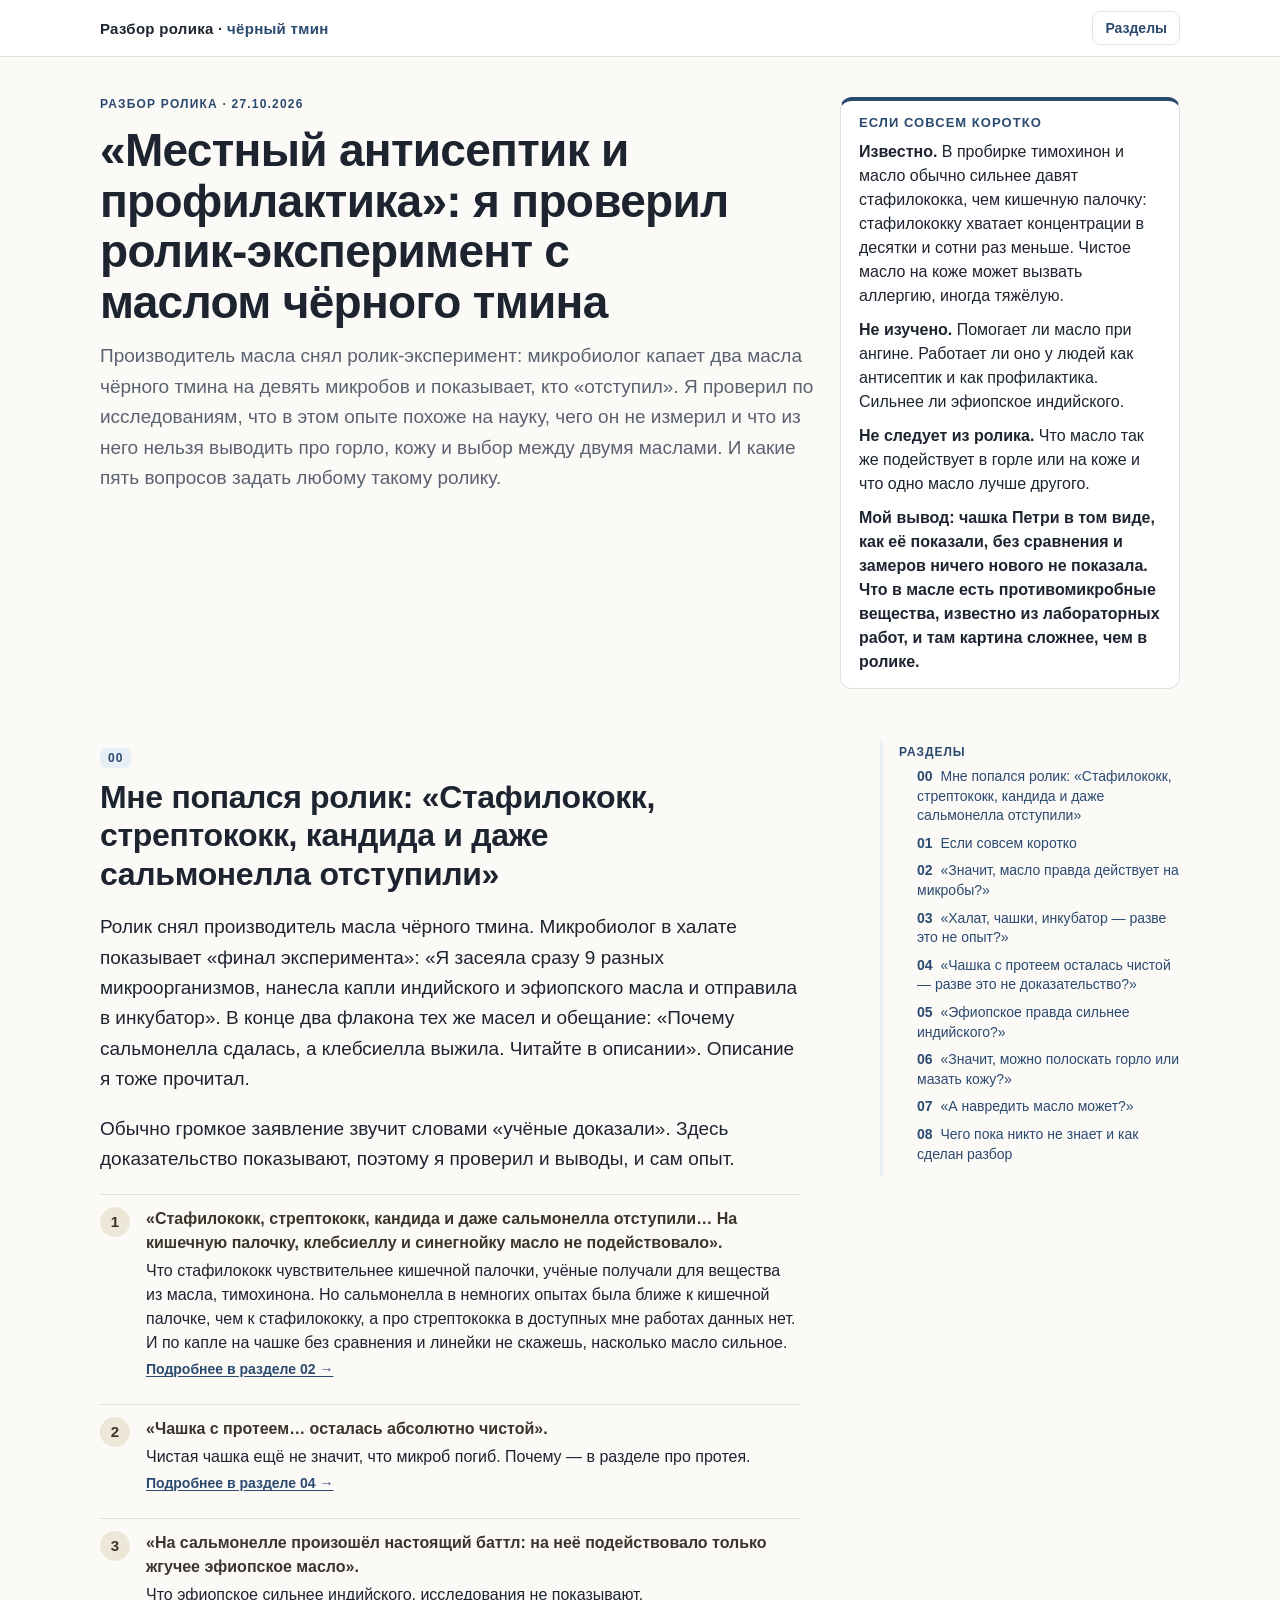
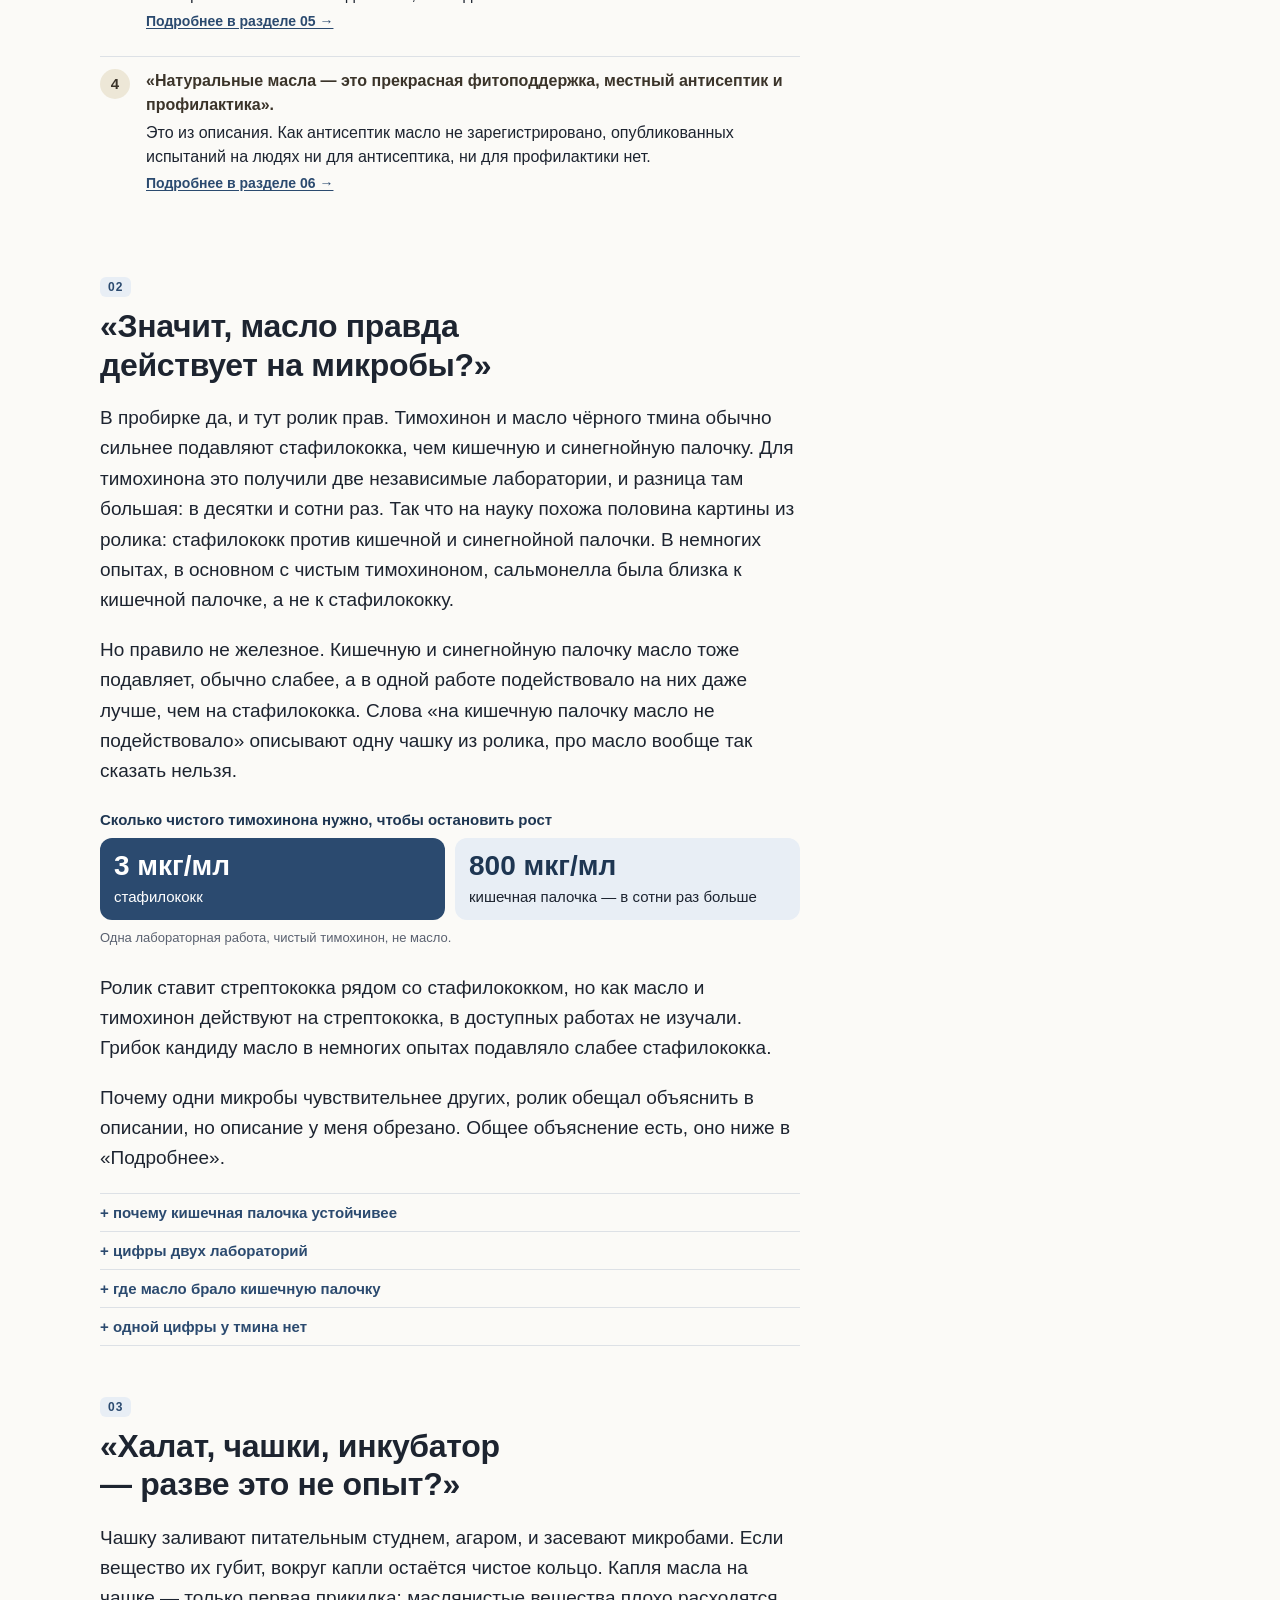
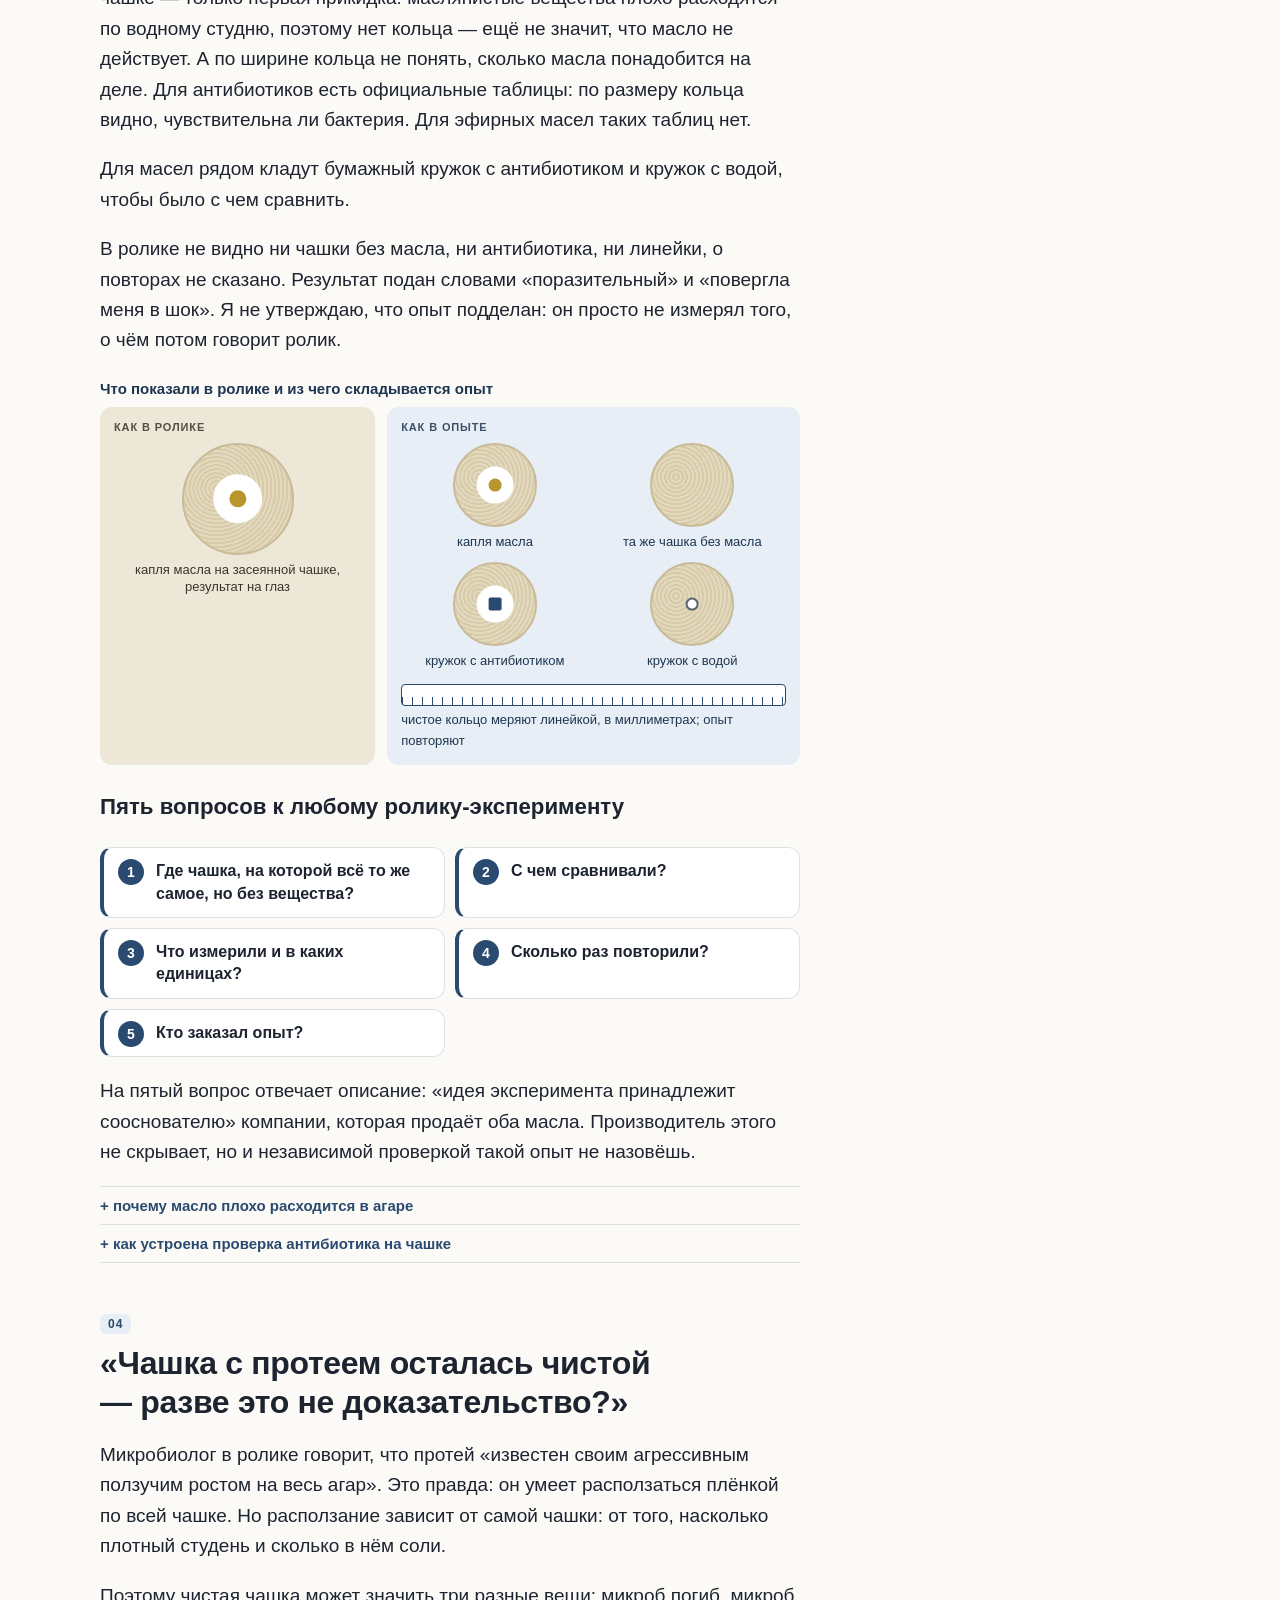
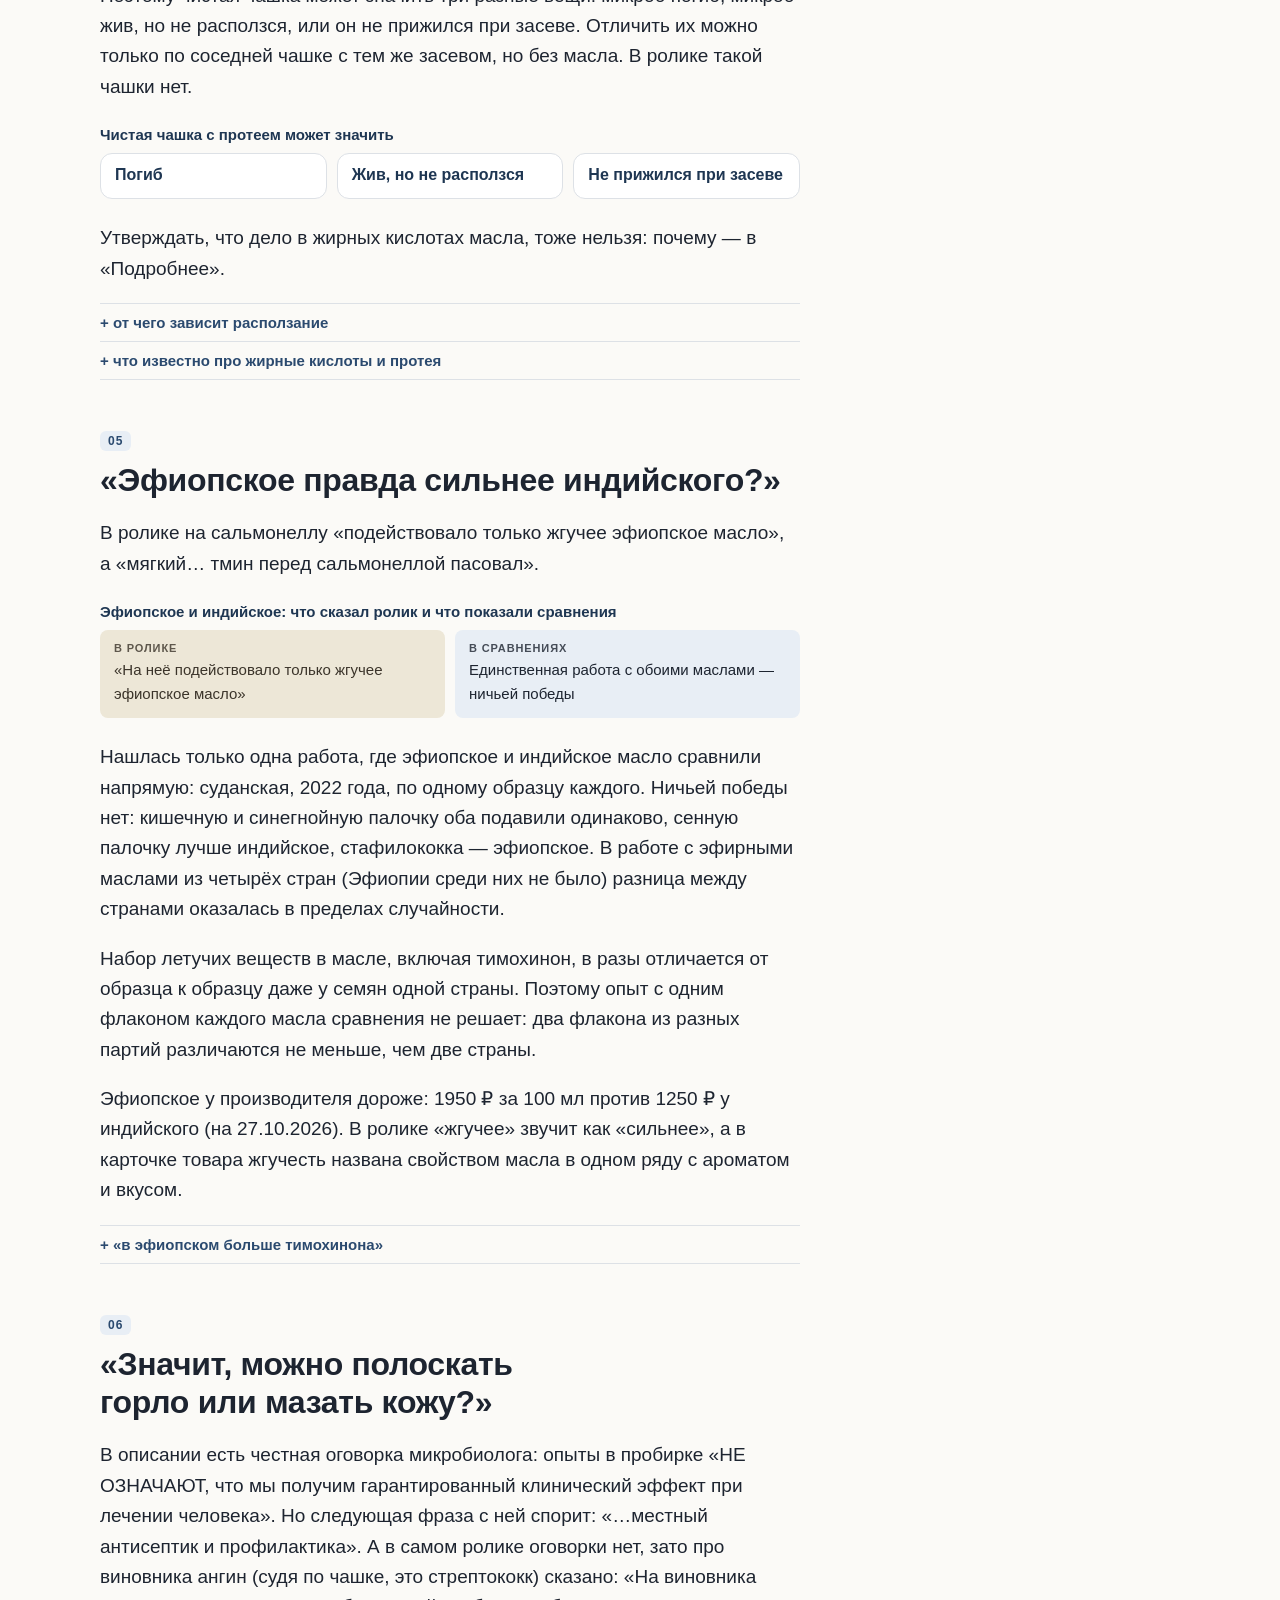
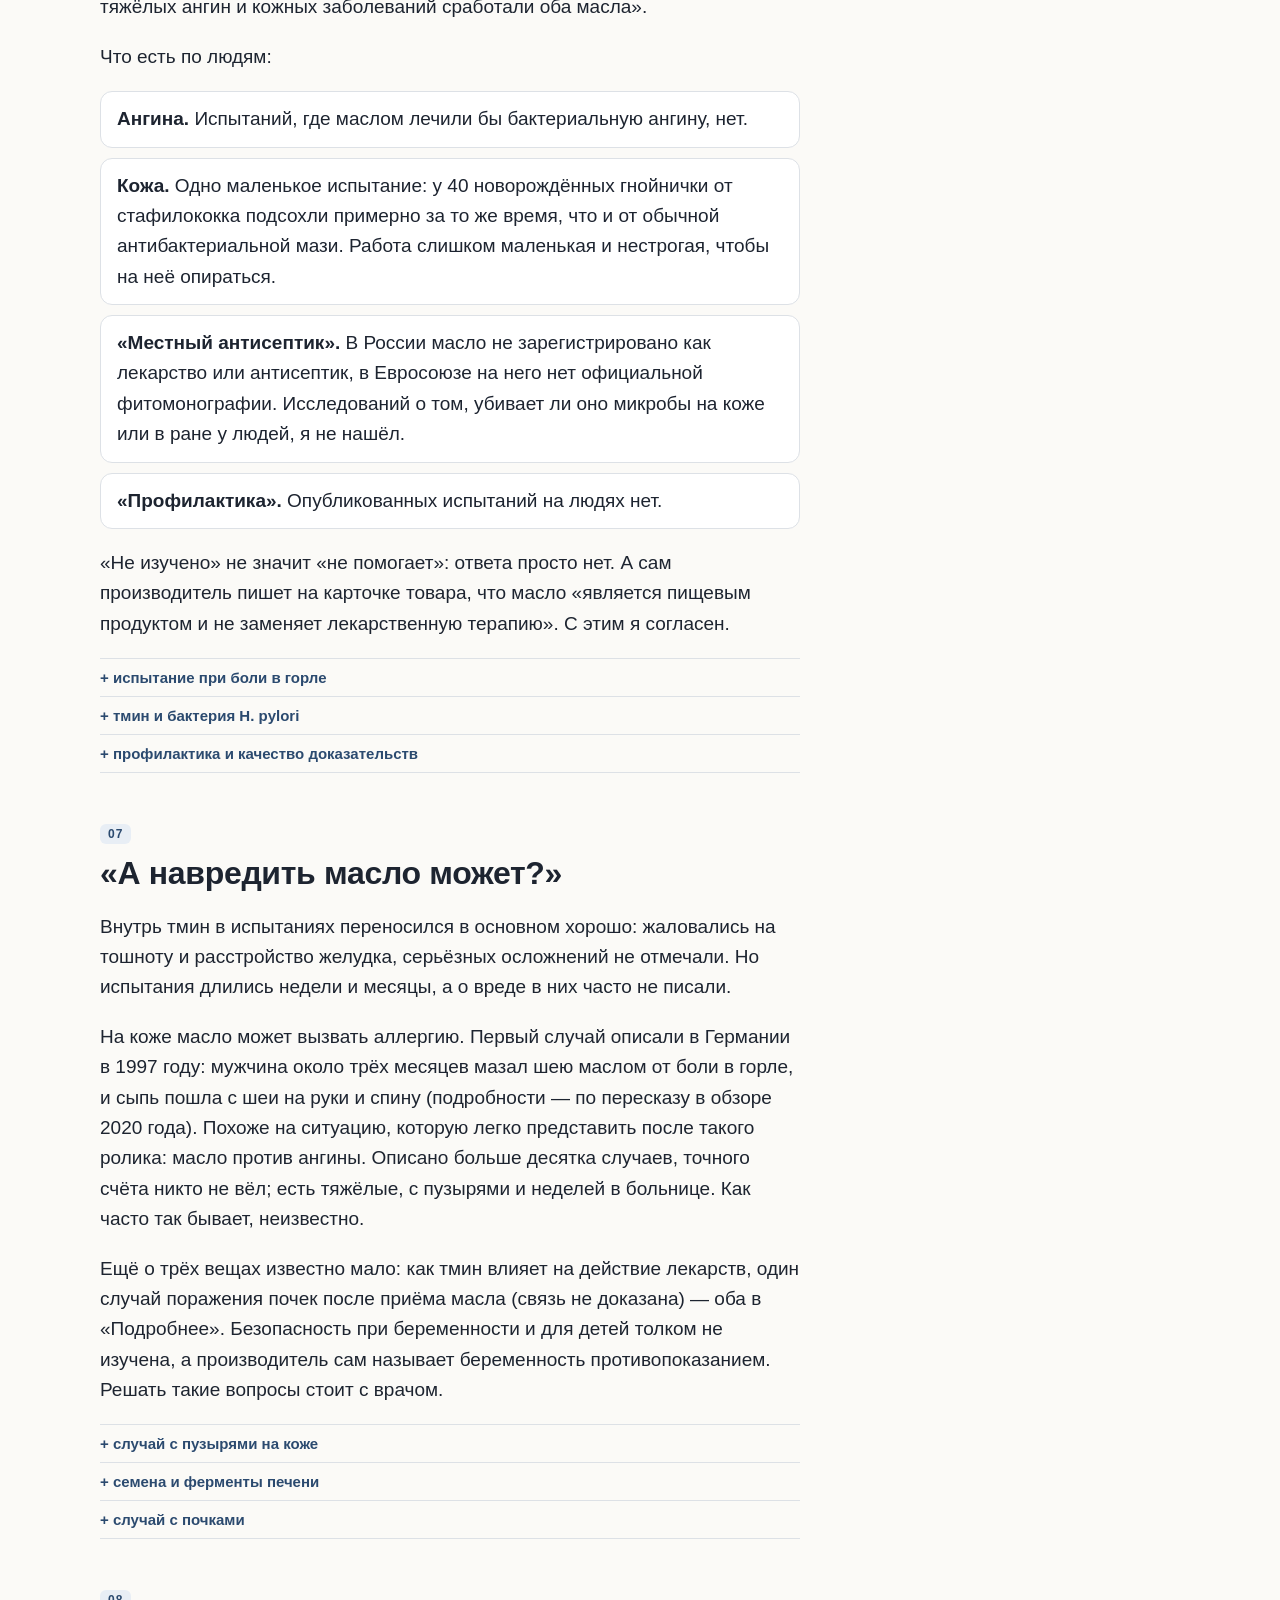
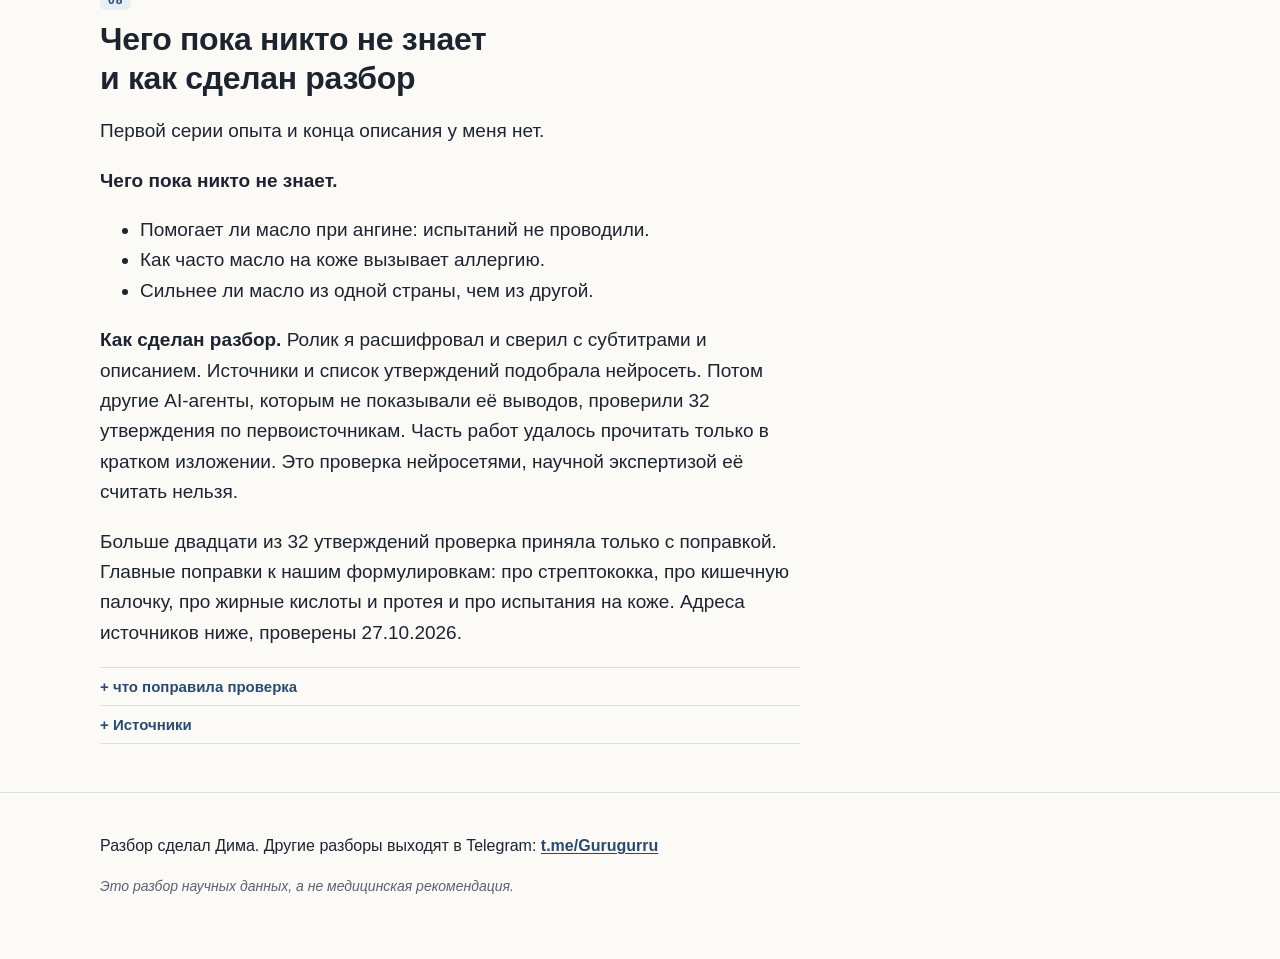
<file: tmin/index.html>
<!doctype html><html lang="ru"><head><meta charset="utf-8">
<meta name="viewport" content="width=device-width,initial-scale=1">
<meta name="robots" content="noindex">
<title>«Местный антисептик и профилактика»: я проверил ролик-эксперимент с маслом чёрного тмина</title>
<meta name="description" content="Проверил ролик-эксперимент с маслом чёрного тмина и чашками Петри: что в нём похоже на науку, чего опыт не измерил, сильнее ли эфиопское масло, что известно про горло и кожу и пять вопросов к любому такому ролику.">
<meta property="og:type" content="article">
<meta property="og:title" content="«Местный антисептик и профилактика»: я проверил ролик-эксперимент с маслом чёрного тмина">
<meta property="og:description" content="Проверил ролик-эксперимент с маслом чёрного тмина и чашками Петри: что в нём похоже на науку, чего опыт не измерил, сильнее ли эфиопское масло, что известно про горло и кожу и пять вопросов к любому такому ролику.">
<meta property="og:url" content="http://docs.brand-os.ru/tmin/">
<meta property="og:image" content="http://docs.brand-os.ru/tmin/og.png">
<meta property="og:image:width" content="1200">
<meta property="og:image:height" content="630">
<meta property="og:image:alt" content="Две чашки: как в ролике и как в опыте — с чашкой без масла, антибиотиком, водой и линейкой">
<meta property="og:locale" content="ru_RU">
<meta name="twitter:card" content="summary_large_image">
<meta name="twitter:image" content="http://docs.brand-os.ru/tmin/og.png">
<link rel="icon" href="data:,">
<style>
:root{
  --bg:#FBFAF7;--surface:#FFFFFF;--text:#1D2430;--muted:#5A6170;--line:#DDE1E6;
  --ink:#2B4A6F;--ink-dark:#1E3652;--ink-soft:#E8EEF5;--on-ink:#FFFFFF;
  --sand:#EDE7D7;--sand-line:#C9BB98;--on-sand:#3B342A;
  --sans:-apple-system,BlinkMacSystemFont,"Segoe UI",Roboto,"Helvetica Neue",Arial,sans-serif;
  --serif:Charter,"Bitstream Charter","Iowan Old Style","Palatino Linotype",Georgia,serif;
  --radius:12px;
}
body{--body-font:var(--sans);--fs:19px;--lh:1.6;--col:1080px;--head:1080px;}
*{box-sizing:border-box}
html,body{overflow-x:clip}
body{margin:0;background:var(--bg);color:var(--text);font-family:var(--body-font);
  font-size:var(--fs);line-height:var(--lh);-webkit-text-size-adjust:100%}
a{color:var(--ink);text-underline-offset:2px;overflow-wrap:anywhere}
a:hover{color:var(--ink-dark)}
strong{font-weight:700}
.wrap{max-width:var(--col);margin:0 auto;padding:0 20px;width:100%}
.wide{max-width:calc(var(--head) + 40px);margin:0 auto;padding:0 20px;width:100%}
.wrap{max-width:calc(var(--col) + 40px)}
.site-head{border-bottom:1px solid var(--line);background:var(--surface)}
.site-head .wide{display:flex;align-items:center;justify-content:space-between;gap:12px;min-height:56px}
.brand{font:700 15px var(--sans);letter-spacing:.02em;color:var(--text);text-decoration:none;min-width:0}
.brand span{color:var(--ink)}
.toc{position:relative;font-family:var(--sans)}
.toc summary{cursor:pointer;list-style:none;font:600 14px var(--sans);color:var(--ink);padding:8px 12px;border:1px solid var(--line);border-radius:8px;background:var(--surface)}
.toc summary::-webkit-details-marker{display:none}
.toc ol{position:absolute;right:0;top:44px;z-index:5;width:min(340px,90vw);margin:0;padding:12px 16px;background:var(--surface);border:1px solid var(--line);border-radius:var(--radius);box-shadow:0 8px 24px rgba(29,36,48,.12);font-size:14px;line-height:1.4}
.toc li{margin:6px 0}
.toc ol,.c-side ol{list-style:none;padding-left:0}
.tn{font-weight:700;color:var(--ink);margin-right:4px}
[id]{scroll-margin-top:16px}
section{scroll-margin-top:16px}
h1,h2,h3{text-wrap:balance}
.kicker{font:700 12px var(--sans);letter-spacing:.1em;text-transform:uppercase;color:var(--ink);margin:0 0 14px}
.subtitle{color:var(--muted)}
.section-num{display:inline-block;font:700 12px var(--sans);letter-spacing:.08em;color:var(--ink);background:var(--ink-soft);border-radius:6px;padding:3px 8px;margin-bottom:10px}
.quote{background:var(--sand);color:var(--on-sand);border-left:3px solid var(--sand-line);padding:12px 16px;border-radius:0 8px 8px 0}
.qa-q{font-family:var(--sans);font-weight:700;color:var(--ink-dark);margin:28px 0 6px}
details.more{border-top:1px solid var(--line);padding:10px 0;font-size:.92em}
details.more:last-of-type{border-bottom:1px solid var(--line)}
details.more summary{cursor:pointer;font:600 15px var(--sans);color:var(--ink);list-style:none}
details.more summary::-webkit-details-marker{display:none}
details.more summary::before{content:"+ ";font-weight:700}
details.more[open] summary::before{content:"− "}
details.more p{margin:10px 0 4px;color:var(--text)}
.callout{background:var(--ink-soft);border-radius:var(--radius);padding:14px 18px;font-family:var(--sans)}
.sources{font-size:15px;line-height:1.5}
.sources h4{font:700 14px var(--sans);margin:18px 0 6px;color:var(--ink-dark)}
.sources ul{padding-left:18px;margin:0}
.sources li{margin:4px 0}
.author{border-top:1px solid var(--line);margin-top:40px;padding:24px 0 48px;font-family:var(--sans);font-size:16px}
.author .disc{color:var(--muted);font-size:14px;font-style:italic}
/* лестница */
.ladder{list-style:none;margin:20px 0;padding:0;counter-reset:step}
.ladder>li{position:relative;padding:0 0 4px 44px;margin:0 0 18px;counter-increment:step}
.ladder>li::before{content:counter(step);position:absolute;left:0;top:2px;width:30px;height:30px;border-radius:50%;
  background:var(--ink);color:var(--on-ink);font:700 15px/30px var(--sans);text-align:center}
.ladder>li::after{content:"";position:absolute;left:14px;top:36px;bottom:-14px;width:2px;background:var(--line)}
.ladder>li:last-child::after{display:none}
.ladder .step-name{font:700 17px var(--sans);color:var(--ink-dark);display:block;margin-bottom:4px}
.ladder>li.empty::before{background:var(--surface);color:var(--ink);border:2px dashed var(--ink)}
.ladder p{margin:0 0 10px}
/* этикетка */
.label{background:var(--sand);color:var(--on-sand);border-radius:var(--radius);padding:16px 18px;font-family:var(--sans);max-width:420px}
.label .tag{display:inline-block;font:700 11px var(--sans);letter-spacing:.1em;text-transform:uppercase;border:1px solid var(--on-sand);border-radius:4px;padding:2px 6px;margin-bottom:10px}
.label table{width:100%;border-collapse:collapse;font-size:15px}
.label td{padding:6px 0;border-top:1px solid var(--sand-line);vertical-align:top}
.label td:last-child{text-align:right;font-weight:700}
.label .n{display:inline-block;width:20px;height:20px;border-radius:50%;background:var(--ink);color:var(--on-ink);font:700 12px/20px var(--sans);text-align:center;margin-right:6px}
.label-name{font-weight:700;margin-bottom:6px}
.qs{list-style:none;padding:0;margin:16px 0}
.qs li{margin:0 0 12px;background:var(--surface);border:1px solid var(--line);border-radius:var(--radius);padding:2px 16px}
.wrap>.label{max-width:420px}
.label .cell{display:flex;gap:6px;align-items:flex-start}
/* схемы */
figure.fig{margin:24px 0;font-family:var(--sans)}
figure.fig figcaption{font:600 15px var(--sans);color:var(--ink-dark);margin-bottom:10px}
.bars{display:grid;gap:10px}
.bar-row{display:grid;grid-template-columns:minmax(90px,30%) 1fr;gap:10px;align-items:center;font-size:14px}
.bar{height:26px;border-radius:4px;background:var(--ink);color:var(--on-ink);font:700 13px/26px var(--sans);padding:0 8px;white-space:nowrap;min-width:fit-content}
.bar.soft{background:var(--sand);color:var(--on-sand)}
@media (max-width:480px){.bar-row{grid-template-columns:1fr;gap:4px}}
.or-pair{display:grid;gap:10px}
.or-pair{grid-template-columns:minmax(0,1fr)}
@media (min-width:760px){.or-pair{grid-template-columns:repeat(2,minmax(0,1fr))}}
.or-pair .says{background:var(--sand);color:var(--on-sand);border-radius:8px;padding:12px 14px;font-size:15px}
.or-pair .found{background:var(--ink-soft);border-radius:8px;padding:12px 14px;font-size:15px}
.or-pair .lab{display:block;font:700 11px var(--sans);letter-spacing:.08em;text-transform:uppercase;margin-bottom:4px;opacity:.8}
mark.or{background:none;color:var(--ink-dark);font-weight:800;border-bottom:3px solid var(--ink)}
.steps-overview{display:grid;grid-template-columns:repeat(4,minmax(0,1fr));gap:8px;margin:18px 0;font-family:var(--sans)}
.steps-overview a{display:block;text-decoration:none;background:var(--ink-soft);color:var(--ink-dark);border-radius:8px;padding:10px;font-size:13px;font-weight:700;min-height:64px}
.steps-overview a span{display:block;font-weight:400;color:var(--muted);margin-top:4px}
.steps-overview a.empty{background:var(--surface);border:2px dashed var(--ink)}
@media (max-width:640px){
  .steps-overview{grid-template-columns:repeat(2,minmax(0,1fr))}
}
/* 02: сколько нужно */
.need{display:grid;grid-template-columns:minmax(0,1fr);gap:10px}
@media (min-width:640px){.need{grid-template-columns:repeat(2,minmax(0,1fr))}}
.need div{background:var(--ink-soft);border-radius:var(--radius);padding:12px 14px;font-size:15px;line-height:1.45;min-width:0}
.need b{display:block;font:800 28px/1.15 var(--sans);color:var(--ink-dark);margin-bottom:4px}
.need .hi{background:var(--ink);color:var(--on-ink)}.need .hi b{color:var(--on-ink)}
.fig .note{font-size:13px;color:var(--muted);margin:8px 0 0}
/* 03: две чашки */
.cups{display:grid;grid-template-columns:minmax(0,1fr);gap:12px}
@media (min-width:760px){.cups{grid-template-columns:minmax(0,2fr) minmax(0,3fr)}}
.cups .panel{border-radius:var(--radius);padding:14px;min-width:0}
.cups .vid{background:var(--sand);color:var(--on-sand)}
.cups .lab-p{background:var(--ink-soft);color:var(--ink-dark)}
.cups .lab{display:block;font:700 11px var(--sans);letter-spacing:.08em;text-transform:uppercase;margin-bottom:10px;opacity:.85}
.dishes{display:grid;grid-template-columns:repeat(2,minmax(0,1fr));gap:12px 10px}
.vid .dishes{grid-template-columns:minmax(0,1fr)}
.dish-w{text-align:center;font-size:13px;line-height:1.35;min-width:0}
.dish{width:84px;height:84px;margin:0 auto 6px;border-radius:50%;border:2px solid var(--sand-line);
  background:repeating-radial-gradient(circle at 30% 40%,#E3D9BF 0 2px,#D8CBA9 2px 4px);position:relative}
.dish.big{width:112px;height:112px}
.dish .zone{position:absolute;left:50%;top:50%;width:46%;height:46%;transform:translate(-50%,-50%);border-radius:50%;background:#FFFFFF}
.dish .dot{position:absolute;left:50%;top:50%;width:16%;height:16%;transform:translate(-50%,-50%);border-radius:50%;background:#B8962E}
.dish .dot.ab{background:var(--ink);border-radius:2px}
.dish .dot.w{background:#FFFFFF;border:2px solid var(--muted)}
.ruler{margin:14px 0 0;height:22px;border:1px solid var(--ink);border-radius:4px;background:
  repeating-linear-gradient(90deg,var(--ink) 0 1px,transparent 1px 10px) bottom/100% 8px no-repeat,var(--surface)}
.ruler-cap{font-size:13px;margin-top:4px}
.qs5{list-style:none;padding:0;margin:16px 0;display:grid;grid-template-columns:minmax(0,1fr);gap:10px;counter-reset:q}
@media (min-width:760px){.qs5{grid-template-columns:repeat(2,minmax(0,1fr))}}
.qs5 li{counter-increment:q;background:var(--surface);border:1px solid var(--line);border-left:4px solid var(--ink);border-radius:var(--radius);
  padding:12px 14px 12px 52px;position:relative;font:600 16px/1.4 var(--sans);min-width:0}
.qs5 li::before{content:counter(q);position:absolute;left:14px;top:11px;width:26px;height:26px;border-radius:50%;background:var(--ink);color:var(--on-ink);font:700 14px/26px var(--sans);text-align:center}
/* 04: три смысла */
.three{list-style:none;padding:0;margin:0;display:grid;grid-template-columns:minmax(0,1fr);gap:10px}
@media (min-width:640px){.three{grid-template-columns:repeat(3,minmax(0,1fr))}}
.three li{background:var(--surface);border:1px solid var(--line);border-radius:var(--radius);padding:12px 14px;font-size:15px;line-height:1.45;min-width:0}
.three b{display:block;font:700 16px var(--sans);color:var(--ink-dark);margin-bottom:2px}
/* 06: по людям */
.people{list-style:none;padding:0;margin:16px 0;display:grid;gap:10px}
.people li{background:var(--surface);border:1px solid var(--line);border-radius:var(--radius);padding:12px 16px;min-width:0}

@media (max-width:640px){body{--fs:17px}}
.hero{padding:40px 0 16px}
.hero-grid{display:grid;grid-template-columns:1fr;gap:24px}
@media (min-width:980px){.hero-grid{grid-template-columns:minmax(0,1fr) 340px;align-items:start}}
.hero h1{font:800 clamp(30px,4.8vw,46px)/1.1 var(--sans);margin:0 0 14px;letter-spacing:-.015em}
.hero .subtitle{font-size:19px;margin:0}
.hero aside{background:var(--surface);border:1px solid var(--line);border-top:4px solid var(--ink);border-radius:var(--radius);padding:14px 18px;font-size:16px;line-height:1.5}
.hero aside h2{font:700 13px var(--sans);letter-spacing:.08em;text-transform:uppercase;color:var(--ink);margin:0 0 6px}
.hero aside ul{list-style:none;padding:0;margin:0}
.hero aside li{margin:10px 0}
.hero aside p{margin:10px 0 0;font-weight:700}
h2{font:800 clamp(24px,3.2vw,32px)/1.2 var(--sans);margin:0 0 16px;letter-spacing:-.01em}
section{padding:36px 0 8px}
.wrap>*{max-width:700px}
.claims{display:grid;grid-template-columns:1fr;gap:12px;margin:20px 0;list-style:none;padding:0}
.claim{display:grid;grid-template-columns:34px 1fr;gap:4px 12px;font-family:var(--sans);font-size:16px;line-height:1.5;padding:12px 0;border-top:1px solid var(--line)}
.claim .no{grid-row:span 3;width:30px;height:30px;border-radius:50%;background:var(--sand);color:var(--on-sand);font:700 15px/30px var(--sans);text-align:center}
.claim .cq{font-weight:700;color:var(--on-sand)}
.claim .lab{display:none}
.claim .go{font-size:14px;font-weight:600}
.c-body{display:grid;grid-template-columns:minmax(0,1fr);gap:40px}
.c-body .wrap{padding:0;max-width:none}
.c-side{display:none}
@media (min-width:1100px){
  .c-body{grid-template-columns:minmax(0,700px) 300px;justify-content:space-between}
  .c-side{display:block;position:sticky;top:20px;align-self:start;margin-top:36px;font:14px/1.4 var(--sans);
    border-left:3px solid var(--ink-soft);padding:4px 0 4px 16px}
  .c-side p{font:700 12px var(--sans);letter-spacing:.08em;text-transform:uppercase;color:var(--ink);margin:0 0 8px}
  .c-side ol{margin:0;padding-left:18px}.c-side li{margin:8px 0}
  .c-side a{text-decoration:none}
}
.ladder>li{background:var(--surface);border:1px solid var(--line);border-radius:var(--radius);padding:14px 16px 6px 56px}
.ladder>li::before{left:14px;top:14px}
.ladder>li::after{display:none}
.ladder>li.empty{border:2px dashed var(--ink)}

.label .n{flex-shrink:0;margin-right:0}
.author a{font-weight:600}
</style></head><body>
<div class="site-head"><div class="wide"><a class="brand" href="#top">Разбор ролика · <span>чёрный тмин</span></a>
<details class="toc"><summary>Разделы</summary><ol><li><a href="#s00"><span class="tn">00</span> Мне попался ролик: «Стафилококк, стрептококк, кандида и даже сальмонелла отступили»</a></li><li><a href="#s01"><span class="tn">01</span> Если совсем коротко</a></li><li><a href="#s02"><span class="tn">02</span> «Значит, масло правда действует на микробы?»</a></li><li><a href="#s03"><span class="tn">03</span> «Халат, чашки, инкубатор — разве это не опыт?»</a></li><li><a href="#s04"><span class="tn">04</span> «Чашка с протеем осталась чистой — разве это не доказательство?»</a></li><li><a href="#s05"><span class="tn">05</span> «Эфиопское правда сильнее индийского?»</a></li><li><a href="#s06"><span class="tn">06</span> «Значит, можно полоскать горло или мазать кожу?»</a></li><li><a href="#s07"><span class="tn">07</span> «А навредить масло может?»</a></li><li><a href="#s08"><span class="tn">08</span> Чего пока никто не знает и как сделан разбор</a></li></ol></details></div></div>
<main id="top"><header class="hero"><div class="wide"><div class="hero-grid"><div><p class="kicker">Разбор ролика · 27.10.2026</p><h1>«Местный антисептик и профилактика»: я проверил ролик-эксперимент с маслом чёрного тмина</h1><p class="subtitle">Производитель масла снял ролик-эксперимент: микробиолог капает два масла чёрного тмина на девять микробов и показывает, кто «отступил». Я проверил по исследованиям, что в этом опыте похоже на науку, чего он не измерил и что из него нельзя выводить про горло, кожу и выбор между двумя маслами. И какие пять вопросов задать любому такому ролику.</p></div><aside id="s01"><h2>Если совсем коротко</h2><ul><li><strong>Известно.</strong> В пробирке тимохинон и масло обычно сильнее давят стафилококка, чем кишечную палочку: стафилококку хватает концентрации в десятки и сотни раз меньше. Чистое масло на коже может вызвать аллергию, иногда тяжёлую.</li><li><strong>Не изучено.</strong> Помогает ли масло при ангине. Работает ли оно у людей как антисептик и как профилактика. Сильнее ли эфиопское индийского.</li><li><strong>Не следует из ролика.</strong> Что масло так же подействует в горле или на коже и что одно масло лучше другого.</li></ul><p>Мой вывод: чашка Петри в том виде, как её показали, без сравнения и замеров ничего нового не показала. Что в масле есть противомикробные вещества, известно из лабораторных работ, и там картина сложнее, чем в ролике.</p></aside></div></div></header><div class="wide c-body"><div class="c-main"><section id="s00"><div class="wrap"><span class="section-num">00</span><h2>Мне попался ролик: «Стафилококк, стрептококк, кандида и даже сальмонелла отступили»</h2><p>Ролик снял производитель масла чёрного тмина. Микробиолог в халате показывает «финал эксперимента»: «Я засеяла сразу 9 разных микроорганизмов, нанесла капли индийского и эфиопского масла и отправила в инкубатор». В конце два флакона тех же масел и обещание: «Почему сальмонелла сдалась, а клебсиелла выжила. Читайте в описании». Описание я тоже прочитал.</p>
<p>Обычно громкое заявление звучит словами «учёные доказали». Здесь доказательство показывают, поэтому я проверил и выводы, и сам опыт.</p><ul class="claims"><li class="claim"><span class="no">1</span><div class="cq"><span class="lab">В ролике</span>«Стафилококк, стрептококк, кандида и даже сальмонелла отступили… На кишечную палочку, клебсиеллу и синегнойку масло не подействовало».</div><div class="ca"><span class="lab">Что выяснили</span>Что стафилококк чувствительнее кишечной палочки, учёные получали для вещества из масла, тимохинона. Но сальмонелла в немногих опытах была ближе к кишечной палочке, чем к стафилококку, а про стрептококка в доступных мне работах данных нет. И по капле на чашке без сравнения и линейки не скажешь, насколько масло сильное.</div><a class="go" href="#s02">Подробнее в разделе 02 →</a></li><li class="claim"><span class="no">2</span><div class="cq"><span class="lab">В ролике</span>«Чашка с протеем… осталась абсолютно чистой».</div><div class="ca"><span class="lab">Что выяснили</span>Чистая чашка ещё не значит, что микроб погиб. Почему — в разделе про протея.</div><a class="go" href="#s04">Подробнее в разделе 04 →</a></li><li class="claim"><span class="no">3</span><div class="cq"><span class="lab">В ролике</span>«На сальмонелле произошёл настоящий баттл: на неё подействовало только жгучее эфиопское масло».</div><div class="ca"><span class="lab">Что выяснили</span>Что эфиопское сильнее индийского, исследования не показывают.</div><a class="go" href="#s05">Подробнее в разделе 05 →</a></li><li class="claim"><span class="no">4</span><div class="cq"><span class="lab">В ролике</span>«Натуральные масла — это прекрасная фитоподдержка, местный антисептик и профилактика».</div><div class="ca"><span class="lab">Что выяснили</span>Это из описания. Как антисептик масло не зарегистрировано, опубликованных испытаний на людях ни для антисептика, ни для профилактики нет.</div><a class="go" href="#s06">Подробнее в разделе 06 →</a></li></ul></div></section><section id="s02"><div class="wrap"><span class="section-num">02</span><h2>«Значит, масло правда действует на микробы?»</h2><p>В пробирке да, и тут ролик прав. Тимохинон и масло чёрного тмина обычно сильнее подавляют стафилококка, чем кишечную и синегнойную палочку. Для тимохинона это получили две независимые лаборатории, и разница там большая: в десятки и сотни раз. Так что на науку похожа половина картины из ролика: стафилококк против кишечной и синегнойной палочки. В немногих опытах, в основном с чистым тимохиноном, сальмонелла была близка к кишечной палочке, а не к стафилококку.</p>
<p>Но правило не железное. Кишечную и синегнойную палочку масло тоже подавляет, обычно слабее, а в одной работе подействовало на них даже лучше, чем на стафилококка. Слова «на кишечную палочку масло не подействовало» описывают одну чашку из ролика, про масло вообще так сказать нельзя.</p><figure class="fig"><figcaption>Сколько чистого тимохинона нужно, чтобы остановить рост</figcaption><div class="need"><div class="hi"><b>3&nbsp;мкг/мл</b>стафилококк</div><div><b>800&nbsp;мкг/мл</b>кишечная палочка — в сотни раз больше</div></div><p class="note">Одна лабораторная работа, чистый тимохинон, не масло.</p></figure><p>Ролик ставит стрептококка рядом со стафилококком, но как масло и тимохинон действуют на стрептококка, в доступных работах не изучали. Грибок кандиду масло в немногих опытах подавляло слабее стафилококка.</p>
<p>Почему одни микробы чувствительнее других, ролик обещал объяснить в описании, но описание у меня обрезано. Общее объяснение есть, оно ниже в «Подробнее».</p>
<details class="more"><summary>почему кишечная палочка устойчивее</summary><p>У кишечной палочки, клебсиеллы и синегнойки есть вторая, внешняя оболочка, которая плохо пропускает маслянистые вещества, а то, что проникло, бактерии откачивают. Для масла тмина исследователи предполагают ту же причину, но прямо её не проверяли. Почему в ролике сдалась сальмонелла, это не объясняет: у неё такая же оболочка.</p></details>
<details class="more"><summary>цифры двух лабораторий</summary><p>В первой работе 3 мкг тимохинона на миллилитр останавливали рост стафилококка, 6 мкг убивали его. Кишечной палочке и другим бактериям той же группы требовалось от 200 до 1600 мкг/мл. Другая лаборатория получила для стафилококка 8 и 16 мкг/мл, то есть тот же порядок. Это опыты с чистым тимохиноном, к маслу эти цифры напрямую не относятся. Источник: Halawani E., Advances in Biological Research 2009, <a href="https://www.idosi.org/abr/3(5-6)/2.pdf" rel="noopener">https://www.idosi.org/abr/3(5-6)/2.pdf</a></p></details>
<details class="more"><summary>где масло брало кишечную палочку</summary><p>В турецком опыте 2005 года самая слабая концентрация масла, 0,5&nbsp;%, не подавляла кишечную палочку, клебсиеллу и синегнойную палочку, хотя стафилококка подавляла. При 1 и 2&nbsp;% масло действовало и на них, просто слабее, чем на некоторые другие бактерии. В суданской работе масло подействовало на кишечную и синегнойную палочку лучше, чем на стафилококка. В большинстве других опытов было наоборот.</p></details>
<details class="more"><summary>одной цифры у тмина нет</summary><p>Систематический обзор 2026 года собрал 14 лабораторных работ о действии чёрного тмина на стафилококка, устойчивого к метициллину (MRSA). Результаты отличаются в десятки тысяч раз: от меньше чем 0,25 до 6400 мкг/мл. Препараты делали разными способами и проверяли разными методами, поэтому одной цифры у тмина нет. Всё это опыты в пробирке.</p></details></div></section><section id="s03"><div class="wrap"><span class="section-num">03</span><h2>«Халат, чашки, инкубатор — разве это не опыт?»</h2><p>Чашку заливают питательным студнем, агаром, и засевают микробами. Если вещество их губит, вокруг капли остаётся чистое кольцо. Капля масла на чашке — только первая прикидка: маслянистые вещества плохо расходятся по водному студню, поэтому нет кольца — ещё не значит, что масло не действует. А по ширине кольца не понять, сколько масла понадобится на деле. Для антибиотиков есть официальные таблицы: по размеру кольца видно, чувствительна ли бактерия. Для эфирных масел таких таблиц нет.</p>
<p>Для масел рядом кладут бумажный кружок с антибиотиком и кружок с водой, чтобы было с чем сравнить.</p>
<p>В ролике не видно ни чашки без масла, ни антибиотика, ни линейки, о повторах не сказано. Результат подан словами «поразительный» и «повергла меня в шок». Я не утверждаю, что опыт подделан: он просто не измерял того, о чём потом говорит ролик.</p><figure class="fig"><figcaption>Что показали в ролике и из чего складывается опыт</figcaption><div class="cups" role="img" aria-label="Слева как в ролике: одна чашка с каплей масла. Справа как в опыте: чашка с маслом, та же чашка без масла, кружок с антибиотиком, кружок с водой и линейка"><div class="panel vid"><span class="lab">Как в ролике</span><div class="dishes"><div class="dish-w"><div class="dish big" aria-hidden="true"><span class="zone"></span><span class="dot "></span></div>капля масла на засеянной чашке, результат на глаз</div></div></div><div class="panel lab-p"><span class="lab">Как в опыте</span><div class="dishes"><div class="dish-w"><div class="dish" aria-hidden="true"><span class="zone"></span><span class="dot "></span></div>капля масла</div><div class="dish-w"><div class="dish" aria-hidden="true"></div>та же чашка без масла</div><div class="dish-w"><div class="dish" aria-hidden="true"><span class="zone"></span><span class="dot ab"></span></div>кружок с антибиотиком</div><div class="dish-w"><div class="dish" aria-hidden="true"><span class="dot w"></span></div>кружок с водой</div></div><div class="ruler" aria-hidden="true"></div><div class="ruler-cap">чистое кольцо меряют линейкой, в миллиметрах; опыт повторяют</div></div></div></figure><h3>Пять вопросов к любому ролику-эксперименту</h3><ol class="qs5"><li>Где чашка, на которой всё то же самое, но без вещества?</li><li>С чем сравнивали?</li><li>Что измерили и в каких единицах?</li><li>Сколько раз повторили?</li><li>Кто заказал опыт?</li></ol><p>На пятый вопрос отвечает описание: «идея эксперимента принадлежит сооснователю» компании, которая продаёт оба масла. Производитель этого не скрывает, но и независимой проверкой такой опыт не назовёшь.</p>
<details class="more"><summary>почему масло плохо расходится в агаре</summary><p>Агар — водный студень. Вещества, которые лучше растворяются в воде, расходятся по нему быстрее и дают кольцо шире. В эфирных маслах плохо растворимые в воде вещества остаются на поверхности и постепенно испаряются, поэтому кольцо зависит не только от силы вещества, но и от того, как оно растворяется. Это написано про эфирные масла; жирное масло из ролика в воде не растворяется вовсе, так что по агару оно, скорее всего, расходится ещё хуже. Исследователи сравнили четыре популярных способа проверять масла на микробах. Диск, лунка и масло, вмешанное в агар, давали разнобой. Надёжнее оказалось разводить масло в жидкой питательной среде, добавив немного эмульгатора, чтобы оно не всплывало.</p></details>
<details class="more"><summary>как устроена проверка антибиотика на чашке</summary><p>Антибиотики проверяют так, что в чашке всё отмерено, а кольцо меряют линейкой. Толщина агара около 4 мм. Густота микробов по стандарту мутности 0,5 по МакФарланду, это примерно сто миллионов клеток на миллилитр. Чашки держат при 35 градусах около 18 часов. Чистое кольцо меряют линейкой до миллиметра. Гуще засеял — кольцо меньше, жиже — больше, поэтому без стандарта две чашки не сравнить. Правильность метода регулярно проверяют на контрольных штаммах с известным размером кольца. Этот стандарт написан для антибиотиков. Контроль с антибиотиком и водой для масел советует обзор методов 2024 года.</p></details></div></section><section id="s04"><div class="wrap"><span class="section-num">04</span><h2>«Чашка с протеем осталась чистой — разве это не доказательство?»</h2><p>Микробиолог в ролике говорит, что протей «известен своим агрессивным ползучим ростом на весь агар». Это правда: он умеет расползаться плёнкой по всей чашке. Но расползание зависит от самой чашки: от того, насколько плотный студень и сколько в нём соли.</p>
<p>Поэтому чистая чашка может значить три разные вещи: микроб погиб, микроб жив, но не расползся, или он не прижился при засеве. Отличить их можно только по соседней чашке с тем же засевом, но без масла. В ролике такой чашки нет.</p><figure class="fig"><figcaption>Чистая чашка с протеем может значить</figcaption><ul class="three"><li><b>Погиб</b></li><li><b>Жив, но не расползся</b></li><li><b>Не прижился при засеве</b></li></ul></figure><p>Утверждать, что дело в жирных кислотах масла, тоже нельзя: почему — в «Подробнее».</p>
<details class="more"><summary>от чего зависит расползание</summary><p>На агаре примерно от 0,9&nbsp;% протей ползёт, на совсем мягком плавает внутри студня, на самом плотном ползёт медленнее. В среде без соли расползание подавлено. В европейском руководстве по проверке антибиотиков есть отдельная оговорка: у протея на расползание не смотреть, смотреть туда, где роста нет.</p></details>
<details class="more"><summary>что известно про жирные кислоты и протея</summary><p>Можно подумать, что дело в жирных кислотах масла. Но опыт, где они сокращали расползание, был с чистыми кислотами на одном штамме, а олеиновая — около четверти жирных кислот масла тмина — расползание усиливала. В тайваньском опыте 2004 года в агар добавляли лауриновую, миристиновую, пальмитиновую и стеариновую кислоты, они заметно сокращали расползание. Олеиновая усиливала. Авторы пишут, что рост бактерий при этом не менялся, но цифр по росту в статье нет. Главную кислоту масла тмина, линолевую, не проверяли. Среди жирных кислот масла линолевой около 55&nbsp;%, олеиновой около 25&nbsp;%, пальмитиновой 12–13&nbsp;%, стеариновой 3–4&nbsp;%.</p></details></div></section><section id="s05"><div class="wrap"><span class="section-num">05</span><h2>«Эфиопское правда сильнее индийского?»</h2><p>В ролике на сальмонеллу «подействовало только жгучее эфиопское масло», а «мягкий… тмин перед сальмонеллой пасовал».</p><figure class="fig"><figcaption>Эфиопское и индийское: что сказал ролик и что показали сравнения</figcaption><div class="or-pair"><div class="says"><span class="lab">В ролике</span>«На неё подействовало только жгучее эфиопское масло»</div><div class="found"><span class="lab">В сравнениях</span>Единственная работа с обоими маслами — ничьей победы</div></div></figure><p>Нашлась только одна работа, где эфиопское и индийское масло сравнили напрямую: суданская, 2022 года, по одному образцу каждого. Ничьей победы нет: кишечную и синегнойную палочку оба подавили одинаково, сенную палочку лучше индийское, стафилококка — эфиопское. В работе с эфирными маслами из четырёх стран (Эфиопии среди них не было) разница между странами оказалась в пределах случайности.</p>
<p>Набор летучих веществ в масле, включая тимохинон, в разы отличается от образца к образцу даже у семян одной страны. Поэтому опыт с одним флаконом каждого масла сравнения не решает: два флакона из разных партий различаются не меньше, чем две страны.</p>
<p>Эфиопское у производителя дороже: 1950 ₽ за 100&nbsp;мл против 1250 ₽ у индийского (на 27.10.2026). В ролике «жгучее» звучит как «сильнее», а в карточке товара жгучесть названа свойством масла в одном ряду с ароматом и вкусом.</p>
<details class="more"><summary>«в эфиопском больше тимохинона»</summary><p>В египетской работе 2024 года среди летучих веществ эфиопского масла тимохинона было больше всего, около трети, и на чашке оно подавляло бактерии сильнее египетского и сирийского. Связано ли одно с другим, авторы не проверяли. Но сравнивали по одной партии, проценты считали среди летучих веществ, а не во всём масле, и индийского масла там не было. В самом масле тимохинона у разных образцов от «не нашли» до пары процентов, у большинства около процента и меньше.</p></details></div></section><section id="s06"><div class="wrap"><span class="section-num">06</span><h2>«Значит, можно полоскать горло или мазать кожу?»</h2><p>В описании есть честная оговорка микробиолога: опыты в пробирке «НЕ ОЗНАЧАЮТ, что мы получим гарантированный клинический эффект при лечении человека». Но следующая фраза с ней спорит: «…местный антисептик и профилактика». А в самом ролике оговорки нет, зато про виновника ангин (судя по чашке, это стрептококк) сказано: «На виновника тяжёлых ангин и кожных заболеваний сработали оба масла».</p>
<p>Что есть по людям:</p><ul class="people"><li><strong>Ангина.</strong> Испытаний, где маслом лечили бы бактериальную ангину, нет.</li><li><strong>Кожа.</strong> Одно маленькое испытание: у 40 новорождённых гнойнички от стафилококка подсохли примерно за то же время, что и от обычной антибактериальной мази. Работа слишком маленькая и нестрогая, чтобы на неё опираться.</li><li><strong>«Местный антисептик».</strong> В России масло не зарегистрировано как лекарство или антисептик, в Евросоюзе на него нет официальной фитомонографии. Исследований о том, убивает ли оно микробы на коже или в ране у людей, я не нашёл.</li><li><strong>«Профилактика».</strong> Опубликованных испытаний на людях нет.</li></ul><p>«Не изучено» не значит «не помогает»: ответа просто нет. А сам производитель пишет на карточке товара, что масло «является пищевым продуктом и не заменяет лекарственную терапию». С этим я согласен.</p>
<details class="more"><summary>испытание при боли в горле</summary><p>В индонезийском испытании капсулы со смесью экстрактов чёрного тмина и филлантуса за неделю облегчали боль в горле лучше пустышки. Бактерии не исследовали. Сами авторы считают такую боль в горле в основном вирусной. Сказать, сработал ли тмин сам по себе и подействует ли масло, по этой работе нельзя.</p></details>
<details class="more"><summary>тмин и бактерия H. pylori</summary><p>В одном небольшом исследовании 2010 года порошок семян чёрного тмина, не масло, давали вместе с лекарством, снижающим кислотность. Бактерия H. pylori исчезла у 2 из 3 человек при дозе 2&nbsp;г в день и примерно у половины при 1&nbsp;г и 3&nbsp;г. Стандартная антибиотикотерапия помогла чаще, примерно 4 из 5. Людей распределяли по группам по очереди, без настоящей случайности, и все знали, кто что получает. Это исследование слишком маленькое и слабое, чтобы считать тмин заменой лечения.</p></details>
<details class="more"><summary>профилактика и качество доказательств</summary><p>Было два испытания по профилактике COVID-19, их результаты так и не опубликованы. Китайские исследователи в 2023 году собрали метаанализы о приёме чёрного тмина внутрь, двадцать штук, и оценили их качество. Ни один вывод не получил оценку «высокое качество доказательств», 88 из 110 — «очень низкое». Речь в основном о сахаре, холестерине и давлении, лечение инфекций там не изучалось.</p></details></div></section><section id="s07"><div class="wrap"><span class="section-num">07</span><h2>«А навредить масло может?»</h2><p>Внутрь тмин в испытаниях переносился в основном хорошо: жаловались на тошноту и расстройство желудка, серьёзных осложнений не отмечали. Но испытания длились недели и месяцы, а о вреде в них часто не писали.</p>
<p>На коже масло может вызвать аллергию. Первый случай описали в Германии в 1997 году: мужчина около трёх месяцев мазал шею маслом от боли в горле, и сыпь пошла с шеи на руки и спину (подробности — по пересказу в обзоре 2020 года). Похоже на ситуацию, которую легко представить после такого ролика: масло против ангины. Описано больше десятка случаев, точного счёта никто не вёл; есть тяжёлые, с пузырями и неделей в больнице. Как часто так бывает, неизвестно.</p>
<p>Ещё о трёх вещах известно мало: как тмин влияет на действие лекарств, один случай поражения почек после приёма масла (связь не доказана) — оба в «Подробнее». Безопасность при беременности и для детей толком не изучена, а производитель сам называет беременность противопоказанием. Решать такие вопросы стоит с врачом.</p>
<details class="more"><summary>случай с пузырями на коже</summary><p>В США описан мужчина 36 лет, который намазал маслом чёрного тмина почти всё тело. Кожа покрылась пузырями, пах отёк, поднялась температура. Он провёл в больнице неделю и лечился гормонами. Проба на коже потом подтвердила аллергию именно на это масло. Источник: Zhivov E. и др., J Clin Aesthet Dermatol 2024, <a href="https://pmc.ncbi.nlm.nih.gov/articles/PMC11694734/" rel="noopener">https://pmc.ncbi.nlm.nih.gov/articles/PMC11694734/</a></p></details>
<details class="more"><summary>семена и ферменты печени</summary><p>В опыте 2010 года четыре здоровых человека неделю ели по 5&nbsp;г молотых семян чёрного тмина в день. После этого их организм заметно медленнее перерабатывал лекарство от кашля, которое используют как пробу на работу двух ферментов печени. Контрольной группы не было, проверяли семена, не масло. Насколько это важно на практике, не изучено.</p></details>
<details class="more"><summary>случай с почками</summary><p>В 2024 году турецкие врачи описали мужчину 26 лет, который месяц принимал по 2&nbsp;г масла чёрного тмина в день и попал в больницу без сознания, с поражением мышц, почек и печени. Сами авторы пишут осторожно: масло «может» быть причиной. Один случай не доказывает, что виновато масло.</p></details></div></section><section id="s08"><div class="wrap"><span class="section-num">08</span><h2>Чего пока никто не знает и как сделан разбор</h2><p>Первой серии опыта и конца описания у меня нет.</p>
<p><strong>Чего пока никто не знает.</strong></p>
<ul><li>Помогает ли масло при ангине: испытаний не проводили.</li><li>Как часто масло на коже вызывает аллергию.</li><li>Сильнее ли масло из одной страны, чем из другой.</li></ul>
<p><strong>Как сделан разбор.</strong> Ролик я расшифровал и сверил с субтитрами и описанием. Источники и список утверждений подобрала нейросеть. Потом другие AI-агенты, которым не показывали её выводов, проверили 32 утверждения по первоисточникам. Часть работ удалось прочитать только в кратком изложении. Это проверка нейросетями, научной экспертизой её считать нельзя.</p>
<p>Больше двадцати из 32 утверждений проверка приняла только с поправкой. Главные поправки к нашим формулировкам: про стрептококка, про кишечную палочку, про жирные кислоты и протея и про испытания на коже. Адреса источников ниже, проверены 27.10.2026.</p>
<details class="more"><summary>что поправила проверка</summary><p>Стрептококка поначалу поставили в список чувствительных, а прямых данных по нему нет. Писали, что масло не действовало на кишечную палочку, а в той работе так было только при самой слабой концентрации. Считали, что жирные кислоты масла гасят расползание протея, а опыт был с чистыми кислотами, без масла. Писали, что испытаний по кожным инфекциям нет, а одно нашлось.</p></details><details class="more sources"><summary>Источники</summary><h4>Как масло действует на микробы в пробирке (разделы 00, 01, 02, 05)</h4><ul><li>Halawani E., Advances in Biological Research 2009 — <a href="https://www.idosi.org/abr/3(5-6)/2.pdf" rel="noopener">https://www.idosi.org/abr/3(5-6)/2.pdf</a></li><li>Chaieb K. и др., 2011 — <a href="https://pmc.ncbi.nlm.nih.gov/articles/PMC3095572/" rel="noopener">https://pmc.ncbi.nlm.nih.gov/articles/PMC3095572/</a></li><li>Forouzanfar F. и др., обзор, 2014 — <a href="https://pmc.ncbi.nlm.nih.gov/articles/PMC4387228/" rel="noopener">https://pmc.ncbi.nlm.nih.gov/articles/PMC4387228/</a></li><li>Ugur A. и др., Pharmacognosy Magazine 2016 — <a href="https://pmc.ncbi.nlm.nih.gov/articles/PMC5068126/" rel="noopener">https://pmc.ncbi.nlm.nih.gov/articles/PMC5068126/</a></li><li>Dalli M. и др., 2021 — <a href="https://pmc.ncbi.nlm.nih.gov/articles/PMC7984878/" rel="noopener">https://pmc.ncbi.nlm.nih.gov/articles/PMC7984878/</a></li><li>Nikaido H., Microbiol Mol Biol Rev 2003, о внешней оболочке бактерий — <a href="https://pmc.ncbi.nlm.nih.gov/articles/PMC309051/" rel="noopener">https://pmc.ncbi.nlm.nih.gov/articles/PMC309051/</a></li><li>Leus I.V. и др., Antimicrob Agents Chemother 2023 — <a href="https://doi.org/10.1128/aac.01377-22" rel="noopener">https://doi.org/10.1128/aac.01377-22</a></li><li>Arici M., Sagdic O., Gecgel U., Grasas y Aceites 2005 — <a href="https://doi.org/10.3989/gya.2005.v56.i4.90" rel="noopener">https://doi.org/10.3989/gya.2005.v56.i4.90</a></li><li>Tahir (Fatima) T., Sonibare M., Yagi S., 2022 — <a href="https://doi.org/10.53365/nrfhh/144320" rel="noopener">https://doi.org/10.53365/nrfhh/144320</a></li><li>Sudhir S.P. и др., IJPBS, около 2017 — <a href="https://www.ijpbs.com/ijpbsadmin/upload/ijpbs_5961e144e55f0.pdf" rel="noopener">https://www.ijpbs.com/ijpbsadmin/upload/ijpbs_5961e144e55f0.pdf</a></li><li>Akhtar A. и др., систематический обзор по MRSA, 2026 — <a href="https://doi.org/10.1007/s44337-026-00698-2" rel="noopener">https://doi.org/10.1007/s44337-026-00698-2</a></li><li>Abdel-Razek A.G. и др., Molecules 2024 — <a href="https://doi.org/10.3390/molecules29214985" rel="noopener">https://doi.org/10.3390/molecules29214985</a></li><li>Dąbrowski G., Czaplicki S., Konopka I., Molecules 2024 — <a href="https://pmc.ncbi.nlm.nih.gov/articles/PMC10975171/" rel="noopener">https://pmc.ncbi.nlm.nih.gov/articles/PMC10975171/</a></li></ul><h4>Как проверяют масла и почему расползается протей (разделы 03, 04)</h4><ul><li>Hulánková R., Plants 2024, обзор методов — <a href="https://pmc.ncbi.nlm.nih.gov/articles/PMC11478843/" rel="noopener">https://pmc.ncbi.nlm.nih.gov/articles/PMC11478843/</a></li><li>Hood J.R., Wilkinson J.M., Cavanagh H.M.A., 2003 — <a href="https://doi.org/10.1080/10412905.2003.9698631" rel="noopener">https://doi.org/10.1080/10412905.2003.9698631</a></li><li>Belete B.B. и др., Molecules 2025 — <a href="https://pmc.ncbi.nlm.nih.gov/articles/PMC12525805/" rel="noopener">https://pmc.ncbi.nlm.nih.gov/articles/PMC12525805/</a></li><li>EUCAST Disk Diffusion Method Manual v13.0, 2025 — <a href="https://www.eucast.org/fileadmin/eucast/pdf/disk_test_documents/2025/Manual_v_13.0_EUCAST_Disk_Test_2025.pdf" rel="noopener">https://www.eucast.org/fileadmin/eucast/pdf/disk_test_documents/2025/Manual_v_13.0_EUCAST_Disk_Test_2025.pdf</a></li><li>Liaw S.J., Lai H.C., Wang W.B., Infect Immun 2004 — <a href="https://pmc.ncbi.nlm.nih.gov/articles/PMC529126/" rel="noopener">https://pmc.ncbi.nlm.nih.gov/articles/PMC529126/</a></li><li>Lee Y.-Y., Belas R., J Bacteriol 2015 — <a href="https://pmc.ncbi.nlm.nih.gov/articles/PMC4288675/" rel="noopener">https://pmc.ncbi.nlm.nih.gov/articles/PMC4288675/</a></li><li>Lee Y.-Y., Patellis J., Belas R., J Bacteriol 2013 — <a href="https://pmc.ncbi.nlm.nih.gov/articles/PMC3562113/" rel="noopener">https://pmc.ncbi.nlm.nih.gov/articles/PMC3562113/</a></li><li>Hardy Diagnostics, среда CLED — <a href="https://hardydiagnostics.com/media/assets/product/documents/CLEDAgar.pdf" rel="noopener">https://hardydiagnostics.com/media/assets/product/documents/CLEDAgar.pdf</a></li><li>HiMedia, среда CLED M352 — <a href="https://www.himedialabs.com/media/TD/M352.pdf" rel="noopener">https://www.himedialabs.com/media/TD/M352.pdf</a></li><li>Süntar İ. и др., Nat Prod Adv 2025 — <a href="https://doi.org/10.53941/npa.2025.100008" rel="noopener">https://doi.org/10.53941/npa.2025.100008</a></li></ul><h4>Масло и люди: горло, кожа, антисептик (раздел 06)</h4><ul><li>Dirjomuljono M. и др., Int J Clin Pharmacol Ther 2008 — <a href="https://doi.org/10.5414/CPP46295" rel="noopener">https://doi.org/10.5414/CPP46295</a></li><li>Rafati S. и др., Med J Islam Repub Iran 2014 — <a href="https://pmc.ncbi.nlm.nih.gov/articles/PMC4219874/" rel="noopener">https://pmc.ncbi.nlm.nih.gov/articles/PMC4219874/</a></li><li>Salem E.M. и др., Saudi J Gastroenterol 2010 — <a href="https://pmc.ncbi.nlm.nih.gov/articles/PMC3003218/" rel="noopener">https://pmc.ncbi.nlm.nih.gov/articles/PMC3003218/</a></li><li>Государственный реестр лекарственных средств РФ — <a href="https://grls.rosminzdrav.ru/GRLS.aspx" rel="noopener">https://grls.rosminzdrav.ru/GRLS.aspx</a></li><li>Фитобаза Цюрихского университета, о монографии EMA (вторичный источник, по выдаче поиска) — <a href="https://www.vetpharm.uzh.ch/phytodb/0133_phy.ssi" rel="noopener">https://www.vetpharm.uzh.ch/phytodb/0133_phy.ssi</a></li><li>ClinicalTrials.gov, испытания NCT04767087 и NCT04989101</li><li>Li Z. и др., Front Nutr 2023, обзор метаанализов — <a href="https://pmc.ncbi.nlm.nih.gov/articles/PMC10086143/" rel="noopener">https://pmc.ncbi.nlm.nih.gov/articles/PMC10086143/</a></li><li>Карточки двух масел на сайте производителя, проверены 27.10.2026</li></ul><h4>Чем можно навредить (раздел 07)</h4><ul><li>Tavakkoli A. и др., J Pharmacopuncture 2017 — <a href="https://pmc.ncbi.nlm.nih.gov/articles/PMC5633670/" rel="noopener">https://pmc.ncbi.nlm.nih.gov/articles/PMC5633670/</a></li><li>Mashayekhi-Sardoo H., Rezaee R., Karimi G., Asian Biomed 2020 — <a href="https://pmc.ncbi.nlm.nih.gov/articles/PMC10373399/" rel="noopener">https://pmc.ncbi.nlm.nih.gov/articles/PMC10373399/</a></li><li>LiverTox, Black Cumin Seed — <a href="https://www.ncbi.nlm.nih.gov/books/NBK591552/" rel="noopener">https://www.ncbi.nlm.nih.gov/books/NBK591552/</a></li><li>Steinmann A. и др., Contact Dermatitis 1997 — <a href="https://doi.org/10.1111/j.1600-0536.1997.tb00219.x" rel="noopener">https://doi.org/10.1111/j.1600-0536.1997.tb00219.x</a></li><li>Gaudin O. и др., JAMA Dermatol 2018 — <a href="https://pmc.ncbi.nlm.nih.gov/articles/PMC6143038/" rel="noopener">https://pmc.ncbi.nlm.nih.gov/articles/PMC6143038/</a></li><li>Fargeas M. и др., Contact Dermatitis 2022 — <a href="https://pmc.ncbi.nlm.nih.gov/articles/PMC9545020/" rel="noopener">https://pmc.ncbi.nlm.nih.gov/articles/PMC9545020/</a></li><li>Zhivov E. и др., J Clin Aesthet Dermatol 2024 — <a href="https://pmc.ncbi.nlm.nih.gov/articles/PMC11694734/" rel="noopener">https://pmc.ncbi.nlm.nih.gov/articles/PMC11694734/</a></li><li>Chu B. и др., JAAD Case Rep 2026 — <a href="https://pmc.ncbi.nlm.nih.gov/articles/PMC13543072/" rel="noopener">https://pmc.ncbi.nlm.nih.gov/articles/PMC13543072/</a></li><li>Al-Jenoobi F.I. и др., Drug Metab Lett 2010 — <a href="https://pubmed.ncbi.nlm.nih.gov/20201775/" rel="noopener">https://pubmed.ncbi.nlm.nih.gov/20201775/</a></li><li>Sener K. и др., Toxicon 2024 — <a href="https://www.sciencedirect.com/science/article/abs/pii/S0041010124003593" rel="noopener">https://www.sciencedirect.com/science/article/abs/pii/S0041010124003593</a></li><li>MSKCC About Herbs, Nigella sativa — <a href="https://www.mskcc.org/cancer-care/integrative-medicine/herbs/nigella-sativa" rel="noopener">https://www.mskcc.org/cancer-care/integrative-medicine/herbs/nigella-sativa</a></li><li>LactMed, Black Seed — <a href="https://www.ncbi.nlm.nih.gov/books/NBK501876/" rel="noopener">https://www.ncbi.nlm.nih.gov/books/NBK501876/</a></li></ul></details></div></section></div><nav class="c-side" aria-label="Разделы"><p>Разделы</p><ol><li><a href="#s00"><span class="tn">00</span> Мне попался ролик: «Стафилококк, стрептококк, кандида и даже сальмонелла отступили»</a></li><li><a href="#s01"><span class="tn">01</span> Если совсем коротко</a></li><li><a href="#s02"><span class="tn">02</span> «Значит, масло правда действует на микробы?»</a></li><li><a href="#s03"><span class="tn">03</span> «Халат, чашки, инкубатор — разве это не опыт?»</a></li><li><a href="#s04"><span class="tn">04</span> «Чашка с протеем осталась чистой — разве это не доказательство?»</a></li><li><a href="#s05"><span class="tn">05</span> «Эфиопское правда сильнее индийского?»</a></li><li><a href="#s06"><span class="tn">06</span> «Значит, можно полоскать горло или мазать кожу?»</a></li><li><a href="#s07"><span class="tn">07</span> «А навредить масло может?»</a></li><li><a href="#s08"><span class="tn">08</span> Чего пока никто не знает и как сделан разбор</a></li></ol></nav></div><footer class="author"><div class="wrap"><p>Разбор сделал Дима. Другие разборы выходят в Telegram: <a href="https://t.me/Gurugurru" rel="noopener">t.me/Gurugurru</a></p><p class="disc">Это разбор научных данных, а не медицинская рекомендация.</p></div></footer></main>
<script>document.querySelectorAll(".toc a").forEach(a=>a.addEventListener("click",()=>a.closest("details").open=false))</script></body></html>
</file>
<file: polikarbonat/gid.css>
:root {
  --bg: #f6f4ef;
  --paper: #ffffff;
  --ink: #1d2428;
  --soft: #4a5459;
  --accent: #0e6e6e;
  --accent-bg: #e3efef;
  --warn: #b4462b;
  --line: #dcd7cc;
  --font: -apple-system, BlinkMacSystemFont, "Segoe UI", Roboto, "Helvetica Neue", Arial, sans-serif;
}
* { box-sizing: border-box; }
html, body { overflow-x: clip; }
body {
  margin: 0; background: var(--bg); color: var(--ink);
  font-family: var(--font); font-size: 19px; line-height: 1.6;
  -webkit-text-size-adjust: 100%;
}
.wrap { width: 100%; max-width: 720px; margin: 0 auto; padding: 0 20px; }

.top { padding-top: 36px; padding-bottom: 8px; }
.kicker { margin: 0 0 8px; color: var(--accent); font-size: 15px; font-weight: 600; letter-spacing: .02em; }
h1 { margin: 0 0 16px; font-size: clamp(28px, 7vw, 40px); line-height: 1.15; }
.lead p { margin: 0 0 12px; color: var(--soft); }

.toc { margin-top: 12px; }
.toc-title { margin: 0 0 6px; font-weight: 700; }
.toc ol { margin: 0; padding: 18px 20px 18px 44px; background: var(--paper); border: 1px solid var(--line); border-radius: 14px; }
.toc li { margin: 6px 0; }
.toc a { color: var(--ink); text-decoration: underline; text-decoration-color: var(--line); text-underline-offset: 3px; }

section { margin-top: 44px; scroll-margin-top: 12px; }
h2 { display: flex; gap: 12px; align-items: baseline; margin: 0 0 16px; font-size: clamp(23px, 5.6vw, 30px); line-height: 1.2; }
h2 .num {
  flex: 0 0 auto; display: inline-flex; align-items: center; justify-content: center;
  width: 36px; height: 36px; border-radius: 50%; background: var(--accent); color: #fff;
  font-size: 18px; transform: translateY(-3px);
}
h3 { margin: 28px 0 10px; font-size: 21px; }
p { margin: 0 0 14px; }
strong { color: var(--ink); }
ul, ol { padding-left: 24px; margin: 0 0 16px; }
li { margin: 8px 0; }
a { color: var(--accent); overflow-wrap: anywhere; }

/* «Главное за минуту» — первый раздел */
#r1 ul { list-style: none; padding: 20px; background: var(--accent-bg); border-radius: 14px; }
#r1 li { position: relative; padding-left: 26px; }
#r1 li::before { content: ""; position: absolute; left: 4px; top: .62em; width: 10px; height: 10px; border-radius: 50%; background: var(--accent); }

figure { margin: 22px 0 26px; }
figure.photo img { display: block; width: 100%; height: auto; border-radius: 12px; }
figure.scheme svg { display: block; width: 100%; max-width: 440px; margin: 0 auto; height: auto; border-radius: 12px; border: 1px solid var(--line); }
figcaption { margin-top: 8px; color: var(--soft); font-size: 16px; line-height: 1.45; }

.table-wrap { max-width: 100%; overflow-x: auto; -webkit-overflow-scrolling: touch; margin: 16px 0 22px; border: 1px solid var(--line); border-radius: 12px; background: var(--paper); }
table { border-collapse: collapse; width: 100%; font-size: 16px; line-height: 1.45; }
th, td { padding: 10px 12px; text-align: left; vertical-align: top; border-bottom: 1px solid var(--line); }
th { background: var(--accent-bg); font-weight: 700; }
tr:last-child td { border-bottom: 0; }
@media (max-width: 560px) {
  .table-wrap { border: 0; background: transparent; }
  table, tbody, tr, td { display: block; width: 100%; }
  thead { display: none; }
  tr { margin: 0 0 12px; padding: 6px 14px; background: var(--paper); border: 1px solid var(--line); border-radius: 12px; }
  td { padding: 6px 0; border-bottom: 1px dashed var(--line); font-size: 17px; }
  tr td:last-child { border-bottom: 0; }
  td::before { content: attr(data-label); display: block; color: var(--soft); font-size: 14px; font-weight: 600; }
  td[data-label=""]::before { display: none; }
}

blockquote { margin: 18px 0; padding: 14px 18px; border-left: 4px solid var(--warn); background: #fbefe9; border-radius: 0 12px 12px 0; }
blockquote p:last-child { margin-bottom: 0; }

.up { margin-top: 18px; font-size: 16px; }
.up a { color: var(--soft); }
.foot { margin: 48px auto 40px; padding-top: 18px; border-top: 1px solid var(--line); color: var(--soft); font-size: 15px; }
@media print { .toc, .up { display: none; } body { font-size: 12pt; } }
.credit { display: block; margin-top: 4px; font-size: 13px; } .credit a { color: var(--soft); }
.colors-grid { display: grid; grid-template-columns: repeat(3, minmax(0, 1fr)); gap: 12px; }
.color { min-width: 0; font-size: 15px; line-height: 1.3; }
.color img { display: block; width: 100%; aspect-ratio: 1; object-fit: cover; border-radius: 10px; margin-bottom: 6px; }
.color b { display: block; }
.color span { color: var(--soft); }
@media (max-width: 400px) { .colors-grid { grid-template-columns: repeat(2, minmax(0, 1fr)); } }
</file>
